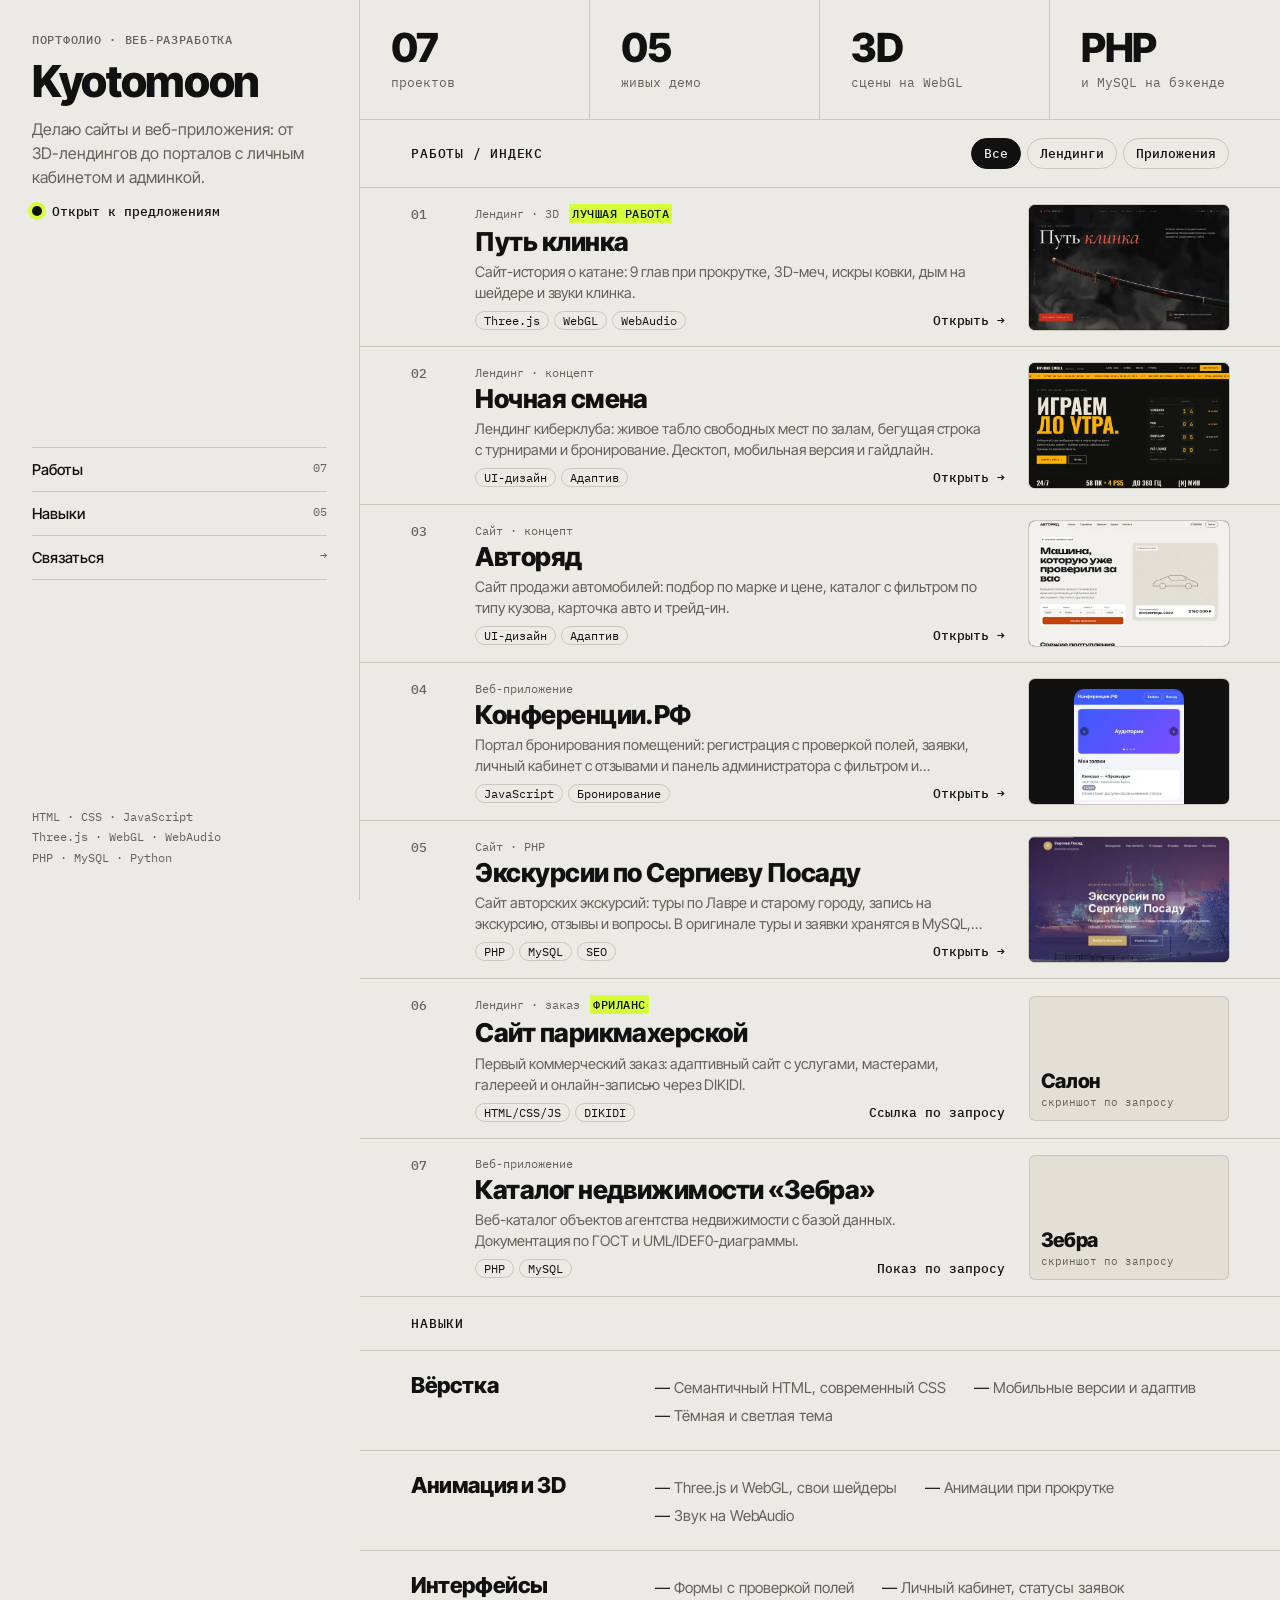
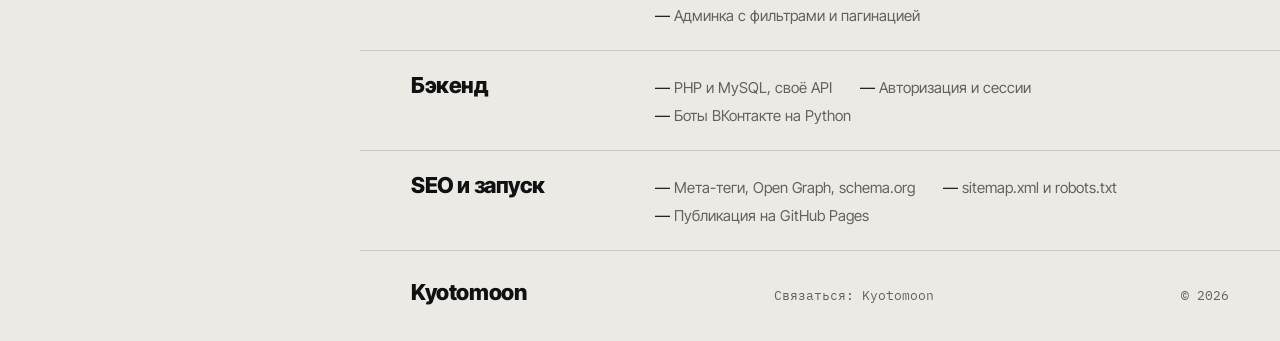
<file: index.html>
<!doctype html>
<html lang="ru">
<head>
<meta charset="utf-8"><meta name="viewport" content="width=device-width,initial-scale=1"><title>Портфолио Kyotomoon</title><meta name="description" content="Kyotomoon — сайты и веб-приложения: 3D-лендинги, интерфейсы, PHP и MySQL."><link rel="preconnect" href="https://fonts.googleapis.com"><link rel="stylesheet" href="https://fonts.googleapis.com/css2?family=Inter+Tight:wght@400;500;800&family=IBM+Plex+Mono:wght@400;500&display=swap">
<style>
:root{--paper:#ECEAE4;--paper2:#E2DFD7;--ink:#111111;--muted:#64625C;--line:#CBC7BD;--mark:#D4FF3A;
--f-d:"Inter Tight",system-ui,sans-serif;--f-m:"IBM Plex Mono",ui-monospace,monospace;color-scheme:light}
*{box-sizing:border-box}
body{margin:0;background:var(--paper);color:var(--ink);font:16px/1.5 var(--f-d);overflow-x:hidden}
a{color:inherit;text-decoration:none}
a:focus-visible,button:focus-visible{outline:2px solid var(--ink);outline-offset:3px}
.mono{font-family:var(--f-m)}
.mk{font-style:normal;background:var(--mark);padding:0 .25em;font:500 12px/1.6 var(--f-m);letter-spacing:.04em;text-transform:uppercase;vertical-align:middle;white-space:nowrap}
.page{display:grid;grid-template-columns:minmax(280px,360px) 1fr;min-height:100vh}
/* левая колонка */
.side{position:sticky;top:0;height:100vh;display:flex;flex-direction:column;justify-content:space-between;gap:32px;padding:32px;border-right:1px solid var(--line)}
.who{display:grid;gap:14px}
.who .tag{font:500 12px var(--f-m);letter-spacing:.06em;text-transform:uppercase;color:var(--muted)}
.who h1{font:800 44px/.95 var(--f-d);letter-spacing:-.03em;margin:0}
.who p{margin:0;color:var(--muted);max-width:32ch}
.status{display:inline-flex;align-items:center;gap:10px;font:500 13px var(--f-m)}
.status i{width:10px;height:10px;border-radius:50%;background:var(--ink);box-shadow:0 0 0 4px var(--mark)}
.nav{display:grid;border-top:1px solid var(--line)}
.nav a{display:flex;justify-content:space-between;padding:12px 0;border-bottom:1px solid var(--line);font:500 15px var(--f-d)}
.nav a span{font:400 12px var(--f-m);color:var(--muted)}
.nav a:hover{padding-left:6px;transition:padding .15s}
.stack{font:400 12px/1.7 var(--f-m);color:var(--muted)}
/* правая колонка */
.main{min-width:0}
.intro{display:grid;grid-template-columns:repeat(4,1fr);border-bottom:1px solid var(--line)}
.fact{padding:28px clamp(20px,2.4vw,32px);border-right:1px solid var(--line);display:grid;gap:6px}
.fact:last-child{border-right:0}
.fact b{font:800 40px/1 var(--f-d);letter-spacing:-.03em}
.fact span{font:400 13px var(--f-m);color:var(--muted)}
.bar{display:flex;flex-wrap:wrap;align-items:center;justify-content:space-between;gap:12px;padding:18px clamp(20px,4vw,56px);border-bottom:1px solid var(--line);position:sticky;top:0;background:var(--paper);z-index:5}
.bar h3{margin:0;font:500 13px var(--f-m);letter-spacing:.06em;text-transform:uppercase}
.flt{display:flex;gap:6px}
.flt button{font:500 13px var(--f-m);background:transparent;border:1px solid var(--line);color:var(--ink);padding:6px 12px;border-radius:999px;cursor:pointer}
.flt button[aria-pressed="true"]{background:var(--ink);color:var(--paper);border-color:var(--ink)}
/* индекс работ */
.list{list-style:none;margin:0;padding:0}
.it[hidden]{display:none}
.it-a{display:grid;grid-template-columns:40px minmax(0,1fr) 200px;gap:24px;align-items:center;padding:16px clamp(20px,4vw,56px);border-bottom:1px solid var(--line);transition:background .2s}
a.it-a:hover{background:var(--mark)}
.it-n{font:500 13px var(--f-m);color:var(--muted);align-self:start;padding-top:2px}
.it-main{display:grid;gap:5px;min-width:0}
.it-top{display:flex;align-items:center;gap:10px;flex-wrap:wrap}
.it-type{font:400 12px var(--f-m);color:var(--muted)}
.it-h{font:800 26px/1.08 var(--f-d);letter-spacing:-.02em}
.it-p{color:var(--muted);font-size:14.5px;line-height:1.45;max-width:64ch;display:-webkit-box;-webkit-line-clamp:2;-webkit-box-orient:vertical;overflow:hidden}
.it-foot{display:flex;flex-wrap:wrap;align-items:center;justify-content:space-between;gap:8px 16px;margin-top:3px}
.it-tags{display:flex;flex-wrap:wrap;gap:5px}
.it-tags span{font:400 11.5px var(--f-m);border:1px solid var(--line);padding:1px 8px;border-radius:999px}
.it-go{font:500 13px var(--f-m);white-space:nowrap}
a.it-a:hover .it-go{text-decoration:underline}
.th{display:block;aspect-ratio:16/10;overflow:hidden;border-radius:6px;background:#1a1a1a;box-shadow:0 0 0 1px var(--line)}
.th img{width:100%;height:100%;object-fit:cover;object-position:top left;display:block;transition:transform .4s}
a.it-a:hover .th img{transform:scale(1.05)}
.th-phone{display:flex;justify-content:center;padding-top:10px;background:var(--ink)}
.th-phone img{width:auto;height:120%;border-radius:10px 10px 0 0}
.th-none{display:flex;flex-direction:column;justify-content:flex-end;padding:12px;background:var(--paper2);box-shadow:inset 0 0 0 1px var(--line)}
.th-none b{font:800 20px/1 var(--f-d);letter-spacing:-.02em}
.th-none i{font:400 11px var(--f-m);font-style:normal;color:var(--muted);margin-top:4px}
/* навыки */
.skills{border-bottom:1px solid var(--line)}
.sk{display:grid;grid-template-columns:220px 1fr;gap:24px;align-items:baseline;padding:22px clamp(20px,4vw,56px);border-top:1px solid var(--line)}
.sk:first-child{border-top:0}
.sk h4{margin:0;font:800 22px/1.1 var(--f-d);letter-spacing:-.02em}
.sk ul{margin:0;padding:0;list-style:none;display:flex;flex-wrap:wrap;gap:6px 28px;color:var(--muted);font-size:15px}
.sk li::before{content:"— ";color:var(--ink)}
.end{display:flex;flex-wrap:wrap;align-items:baseline;justify-content:space-between;gap:12px 24px;padding:28px clamp(20px,4vw,56px) 36px}
.end b{font:800 22px var(--f-d);letter-spacing:-.02em}
.end span{font:400 13px var(--f-m);color:var(--muted)}
@media (max-width:1180px){.it-a{grid-template-columns:32px minmax(0,1fr) 160px;gap:18px}.it-h{font-size:23px}}
@media (max-width:860px){
  .page{grid-template-columns:1fr}
  .side{position:static;height:auto;border-right:0;border-bottom:1px solid var(--line);padding:20px 16px;gap:14px}
  .who{gap:10px}
  .nav,.stack{display:none}
  .who h1{font-size:32px}
  .who p{font-size:15px}
  .intro{grid-template-columns:repeat(4,1fr)}
  .fact{padding:14px 10px 14px 16px;gap:2px}
  .fact b{font-size:22px}
  .fact span{font-size:11px;line-height:1.3}
  .bar{position:static;padding:14px 16px}
  .it-a{grid-template-columns:minmax(0,1fr) 112px;gap:14px;align-items:start;padding:16px}
  .it-n{display:none}
  .it-h{font-size:20px}
  .it-p{font-size:14px;-webkit-line-clamp:3}
  .it-foot{margin-top:4px}
  .th{aspect-ratio:4/3;border-radius:5px}
  .th-phone{padding-top:6px}
  .th-none{padding:8px}
  .th-none b{font-size:15px}
  .th-none i{display:none}
  .sk{grid-template-columns:1fr;gap:8px;padding:18px 16px}
  .sk h4{font-size:19px}
  .sk ul{flex-direction:column;gap:4px;font-size:14px}
  .end{padding:22px 16px 28px}
}
@media (max-width:380px){.it-a{grid-template-columns:minmax(0,1fr) 92px}.fact{padding-left:12px}.fact b{font-size:20px}}
@media (prefers-reduced-motion:reduce){*{transition:none!important}}
/* Анимации: появление страницы и переход в работу */
@keyframes up{from{opacity:0;transform:translateY(18px)}to{opacity:1;transform:none}}
.side>*,.fact,.bar,.it{animation:up .7s cubic-bezier(.2,.7,.2,1) both}
.side>*:nth-child(2){animation-delay:.08s}.side>*:nth-child(3){animation-delay:.16s}
.fact:nth-child(1){animation-delay:.1s}.fact:nth-child(2){animation-delay:.16s}.fact:nth-child(3){animation-delay:.22s}.fact:nth-child(4){animation-delay:.28s}
.bar{animation-delay:.3s}
.it{animation-delay:calc(.34s + var(--i,0) * .07s)}
.wipe{position:fixed;left:0;right:0;top:-40vh;bottom:-40vh;z-index:101;pointer-events:none;background:var(--mark);transform:translateY(100%);
  display:flex;align-items:flex-end;padding:clamp(20px,4vw,56px);padding-bottom:calc(40vh + clamp(20px,4vw,56px))}
.wipe span{font:800 clamp(36px,7vw,96px)/.95 var(--f-d);letter-spacing:-.04em;color:var(--ink)}
.wipe i{position:absolute;top:calc(40vh + clamp(20px,4vw,56px));left:clamp(20px,4vw,56px);font:500 13px var(--f-m);font-style:normal;letter-spacing:.06em;text-transform:uppercase;color:var(--ink)}
.ready .it{animation:none}
@media (pointer:coarse){.wipe{padding-bottom:calc(40vh + 110px + env(safe-area-inset-bottom))}.wipe i{top:calc(40vh + 90px + env(safe-area-inset-top))}}
@media (prefers-reduced-motion:reduce){.side>*,.fact,.bar,.it{animation:none}}
</style>
</head>
<body>
<!-- kt-transition: шторка портфолио Kyotomoon -->
<style id="kt-style">
#kt-cur{position:fixed;left:0;right:0;top:-40vh;bottom:-40vh;z-index:2147483646;background:#D4FF3A;display:none;align-items:flex-end;padding:0 clamp(20px,4vw,56px) calc(40vh + clamp(20px,4vw,56px));pointer-events:none;will-change:transform}
#kt-cur span{font:800 clamp(36px,7vw,96px)/.95 "Inter Tight",system-ui,-apple-system,"Segoe UI",sans-serif;letter-spacing:-.04em;color:#111}
#kt-cur i{position:absolute;top:calc(40vh + clamp(20px,4vw,56px));left:clamp(20px,4vw,56px);font:500 13px/1 ui-monospace,"SF Mono",Menlo,Consolas,monospace;font-style:normal;letter-spacing:.06em;text-transform:uppercase;color:#111}
@media (pointer:coarse){#kt-cur{padding-bottom:calc(40vh + 110px + env(safe-area-inset-bottom))}#kt-cur i{top:calc(40vh + 90px + env(safe-area-inset-top))}}
</style>
<div id="kt-cur" aria-hidden="true"><i></i><span></span></div>
<script>
(function(){
  var cur=document.getElementById('kt-cur');
  var still=window.matchMedia&&matchMedia('(prefers-reduced-motion: reduce)').matches;
  var t=null;try{t=sessionStorage.getItem('kt-wipe');sessionStorage.removeItem('kt-wipe')}catch(e){}
  if(t&&!still&&cur.animate){
    cur.querySelector('span').textContent=t;cur.querySelector('i').textContent='Открываю';cur.style.display='flex';
    var go=function(){cur.animate([{transform:'translateY(0)'},{transform:'translateY(-100%)'}],{duration:700,easing:'cubic-bezier(.7,0,.2,1)',fill:'forwards'}).onfinish=function(){cur.style.display='none'}};
    if(document.readyState==='complete')setTimeout(go,150);else addEventListener('load',function(){setTimeout(go,150)});
    setTimeout(go,2500);
  }
  addEventListener('pageshow',function(e){if(e.persisted){cur.style.display='none';cur.getAnimations&&cur.getAnimations().forEach(function(a){a.cancel()})}});
})();
</script>
<!-- /kt-transition -->

<div class="page">
  <aside class="side">
    <div class="who">
      <div class="tag">Портфолио · веб-разработка</div>
      <h1>Kyotomoon</h1>
      <p>Делаю сайты и веб-приложения: от 3D-лендингов до порталов с личным кабинетом и админкой.</p>
      <div class="status"><i></i>Открыт к предложениям</div>
    </div>
    <nav class="nav" aria-label="Разделы">
      <a href="#works">Работы <span>07</span></a>
      <a href="#skills">Навыки <span>05</span></a>
      <a href="#contact">Связаться <span>→</span></a>
    </nav>
    <div class="stack">HTML · CSS · JavaScript<br>Three.js · WebGL · WebAudio<br>PHP · MySQL · Python</div>
  </aside>
  <main class="main">
    <section class="intro" aria-label="Коротко">
      <div class="fact"><b>07</b><span>проектов</span></div>
      <div class="fact"><b>05</b><span>живых демо</span></div>
      <div class="fact"><b>3D</b><span>сцены на WebGL</span></div>
      <div class="fact"><b>PHP</b><span>и MySQL на бэкенде</span></div>
    </section>
    <section id="works" aria-labelledby="w-h">
      <div class="bar"><h3 id="w-h">Работы / индекс</h3>
        <div class="flt" role="group" aria-label="Фильтр работ"><button type="button" data-f="all" aria-pressed="true">Все</button><button type="button" data-f="land" aria-pressed="false">Лендинги</button><button type="button" data-f="app" aria-pressed="false">Приложения</button></div>
      </div>
      <ol class="list"><li class="it" data-k="land"><a class="it-a" href="put-klinka.html">
    <span class="it-n">01</span>
    <span class="it-main">
      <span class="it-top"><span class="it-type">Лендинг · 3D</span><em class="mk">Лучшая работа</em></span>
      <span class="it-h">Путь клинка</span>
      <span class="it-p">Сайт-история о катане: 9 глав при прокрутке, 3D-меч, искры ковки, дым на шейдере и звуки клинка.</span>
      <span class="it-foot"><span class="it-tags"><span>Three.js</span><span>WebGL</span><span>WebAudio</span></span><span class="it-go">Открыть&nbsp;→</span></span>
    </span>
    <span class="th"><img src="[data-uri]" alt="Первый экран сайта «Путь клинка»: заголовок и 3D-катана в ножнах на фоне дыма" loading="lazy"></span>
  </a></li>
<li class="it" data-k="land"><a class="it-a" href="night.html">
    <span class="it-n">02</span>
    <span class="it-main">
      <span class="it-top"><span class="it-type">Лендинг · концепт</span></span>
      <span class="it-h">Ночная смена</span>
      <span class="it-p">Лендинг киберклуба: живое табло свободных мест по залам, бегущая строка с турнирами и бронирование. Десктоп, мобильная версия и гайдлайн.</span>
      <span class="it-foot"><span class="it-tags"><span>UI-дизайн</span><span>Адаптив</span></span><span class="it-go">Открыть&nbsp;→</span></span>
    </span>
    <span class="th"><img src="[data-uri]" alt="Первый экран лендинга «Ночная смена»: заголовок «Играем до утра» и табло свободных мест" loading="lazy"></span>
  </a></li>
<li class="it" data-k="land"><a class="it-a" href="avtoryad.html">
    <span class="it-n">03</span>
    <span class="it-main">
      <span class="it-top"><span class="it-type">Сайт · концепт</span></span>
      <span class="it-h">Авторяд</span>
      <span class="it-p">Сайт продажи автомобилей: подбор по марке и цене, каталог с фильтром по типу кузова, карточка авто и трейд-ин.</span>
      <span class="it-foot"><span class="it-tags"><span>UI-дизайн</span><span>Адаптив</span></span><span class="it-go">Открыть&nbsp;→</span></span>
    </span>
    <span class="th"><img src="[data-uri]" alt="Главная сайта «Авторяд»: заголовок, форма подбора авто и предложение недели" loading="lazy"></span>
  </a></li>
<li class="it" data-k="app"><a class="it-a" href="konferencii.html">
    <span class="it-n">04</span>
    <span class="it-main">
      <span class="it-top"><span class="it-type">Веб-приложение</span></span>
      <span class="it-h">Конференции.РФ</span>
      <span class="it-p">Портал бронирования помещений: регистрация с проверкой полей, заявки, личный кабинет с отзывами и панель администратора с фильтром и пагинацией.</span>
      <span class="it-foot"><span class="it-tags"><span>JavaScript</span><span>Бронирование</span></span><span class="it-go">Открыть&nbsp;→</span></span>
    </span>
    <span class="th th-phone"><img src="[data-uri]" alt="Личный кабинет портала «Конференции.РФ» на телефоне: слайдер и список заявок" loading="lazy"></span>
  </a></li>
<li class="it" data-k="app"><a class="it-a" href="posad/">
    <span class="it-n">05</span>
    <span class="it-main">
      <span class="it-top"><span class="it-type">Сайт · PHP</span></span>
      <span class="it-h">Экскурсии по Сергиеву Посаду</span>
      <span class="it-p">Сайт авторских экскурсий: туры по Лавре и старому городу, запись на экскурсию, отзывы и вопросы. В оригинале туры и заявки хранятся в MySQL, есть админ-панель.</span>
      <span class="it-foot"><span class="it-tags"><span>PHP</span><span>MySQL</span><span>SEO</span></span><span class="it-go">Открыть&nbsp;→</span></span>
    </span>
    <span class="th"><img src="[data-uri]" alt="Первый экран сайта экскурсий по Сергиеву Посаду: Лавра зимним вечером и кнопка «Выбрать экскурсию»" loading="lazy"></span>
  </a></li>
<li class="it" data-k="land"><div class="it-a">
    <span class="it-n">06</span>
    <span class="it-main">
      <span class="it-top"><span class="it-type">Лендинг · заказ</span><em class="mk">Фриланс</em></span>
      <span class="it-h">Сайт парикмахерской</span>
      <span class="it-p">Первый коммерческий заказ: адаптивный сайт с услугами, мастерами, галереей и онлайн-записью через DIKIDI.</span>
      <span class="it-foot"><span class="it-tags"><span>HTML/CSS/JS</span><span>DIKIDI</span></span><span class="it-go">Ссылка по запросу</span></span>
    </span>
    <span class="th th-none"><b>Салон</b><i>скриншот по запросу</i></span>
  </div></li>
<li class="it" data-k="app"><div class="it-a">
    <span class="it-n">07</span>
    <span class="it-main">
      <span class="it-top"><span class="it-type">Веб-приложение</span></span>
      <span class="it-h">Каталог недвижимости «Зебра»</span>
      <span class="it-p">Веб-каталог объектов агентства недвижимости с базой данных. Документация по ГОСТ и UML/IDEF0-диаграммы.</span>
      <span class="it-foot"><span class="it-tags"><span>PHP</span><span>MySQL</span></span><span class="it-go">Показ по запросу</span></span>
    </span>
    <span class="th th-none"><b>Зебра</b><i>скриншот по запросу</i></span>
  </div></li></ol>
    </section>
    <section id="skills" aria-labelledby="s-h">
      <div class="bar"><h3 id="s-h">Навыки</h3></div>
      <div class="skills">
        <div class="sk"><h4>Вёрстка</h4><ul><li>Семантичный HTML, современный CSS</li><li>Мобильные версии и адаптив</li><li>Тёмная и светлая тема</li></ul></div>
        <div class="sk"><h4>Анимация и 3D</h4><ul><li>Three.js и WebGL, свои шейдеры</li><li>Анимации при прокрутке</li><li>Звук на WebAudio</li></ul></div>
        <div class="sk"><h4>Интерфейсы</h4><ul><li>Формы с проверкой полей</li><li>Личный кабинет, статусы заявок</li><li>Админка с фильтрами и пагинацией</li></ul></div>
        <div class="sk"><h4>Бэкенд</h4><ul><li>PHP и MySQL, своё API</li><li>Авторизация и сессии</li><li>Боты ВКонтакте на Python</li></ul></div>
        <div class="sk"><h4>SEO и запуск</h4><ul><li>Мета-теги, Open Graph, schema.org</li><li>sitemap.xml и robots.txt</li><li>Публикация на GitHub Pages</li></ul></div>
      </div>
    </section>
    <footer class="end" id="contact">
      <b>Kyotomoon</b>
      <span>Связаться: Kyotomoon</span>
      <span>© 2026</span>
    </footer>
  </main>
</div>
<script>const fb=[...document.querySelectorAll('.flt button')];fb.forEach(b=>b.addEventListener('click',()=>{fb.forEach(x=>x.setAttribute('aria-pressed',x===b));document.querySelectorAll('.it').forEach(i=>{i.hidden=!(b.dataset.f==='all'||i.dataset.k===b.dataset.f)})}));
document.querySelectorAll('.it').forEach((el,i)=>el.style.setProperty('--i',i));
setTimeout(()=>document.body.classList.add('ready'),1400);
const still=matchMedia('(prefers-reduced-motion: reduce)');
document.querySelectorAll('a.it-a').forEach(a=>a.addEventListener('click',e=>{
  if(e.defaultPrevented||e.button!==0||e.metaKey||e.ctrlKey||e.shiftKey||e.altKey||still.matches)return;
  e.preventDefault();
  if(document.querySelector('.wipe'))return;
  const href=a.getAttribute('href'),th=a.querySelector('.th'),img=th&&th.querySelector('img');
  const title=a.querySelector('.it-h').firstChild.textContent.trim();
  try{sessionStorage.setItem('kt-wipe',title)}catch(_){}
  const go=()=>{location.href=href};
  setTimeout(go,1200);
  if(img)img.animate([{transform:'scale(1.05)'},{transform:'scale(1)'}],{duration:500,easing:'cubic-bezier(.2,.7,.2,1)'});
  const w=document.createElement('div');w.className='wipe';
  w.innerHTML='<i>Открываю</i><span></span>';w.querySelector('span').textContent=title;
  document.body.appendChild(w);
  w.animate([{transform:'translateY(100%)'},{transform:'translateY(0)'}],
            {duration:560,delay:120,easing:'cubic-bezier(.7,0,.2,1)',fill:'forwards'}).onfinish=()=>setTimeout(go,180);
}));
addEventListener('pageshow',e=>{if(e.persisted)document.querySelectorAll('.wipe').forEach(n=>n.remove())});
</script>
</body>
</html>
</file>
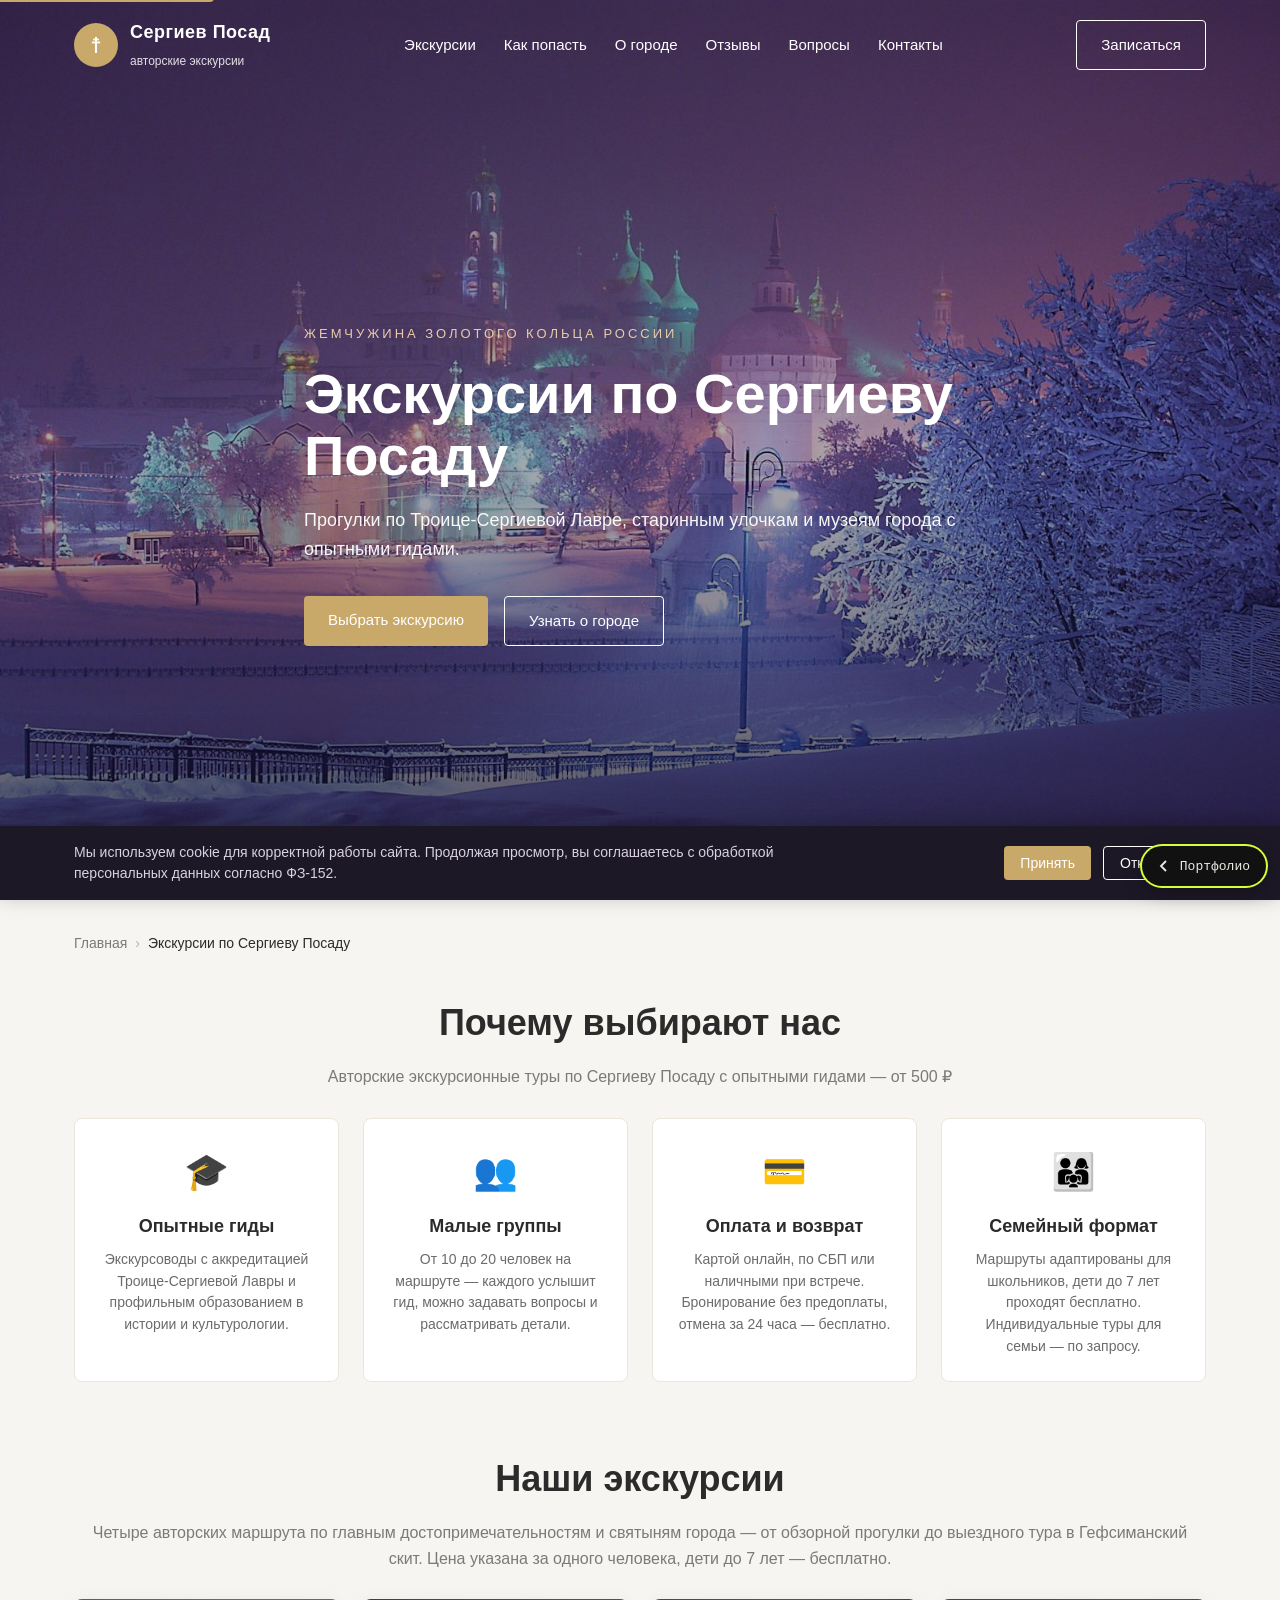
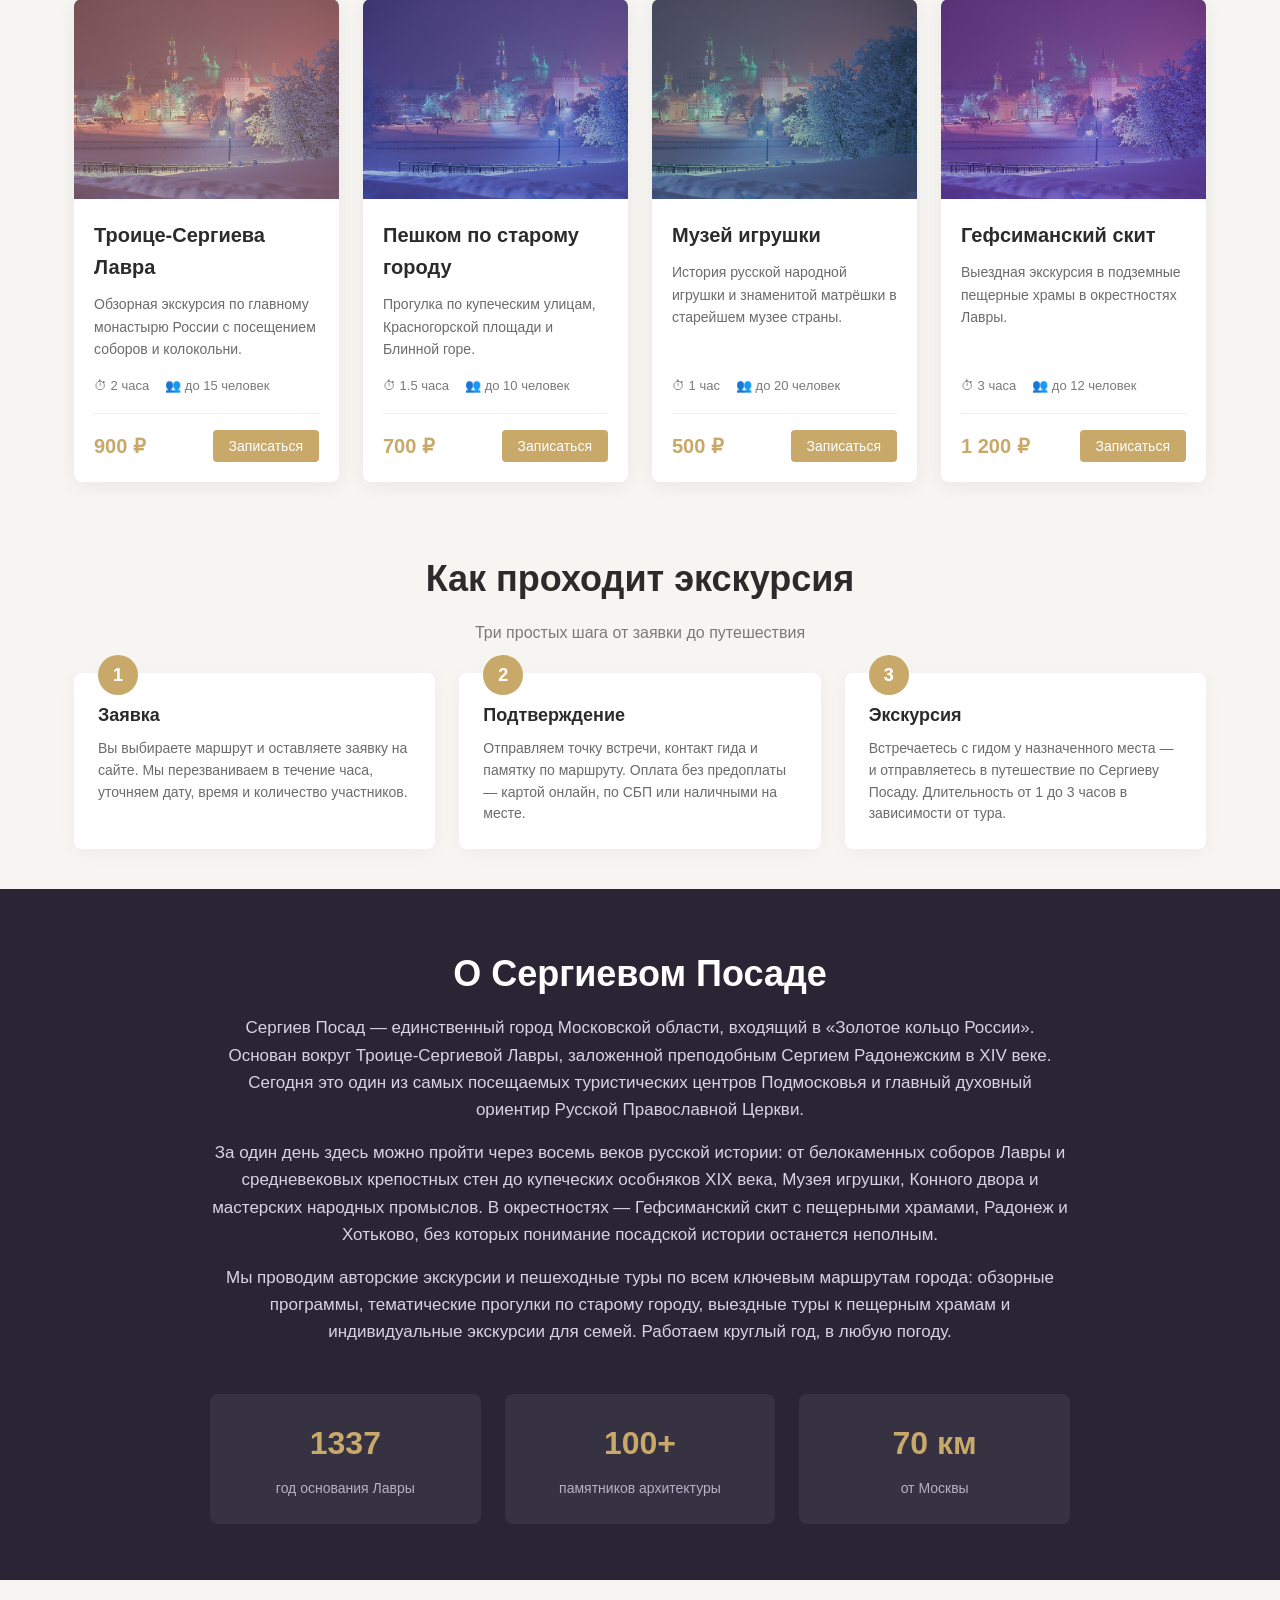
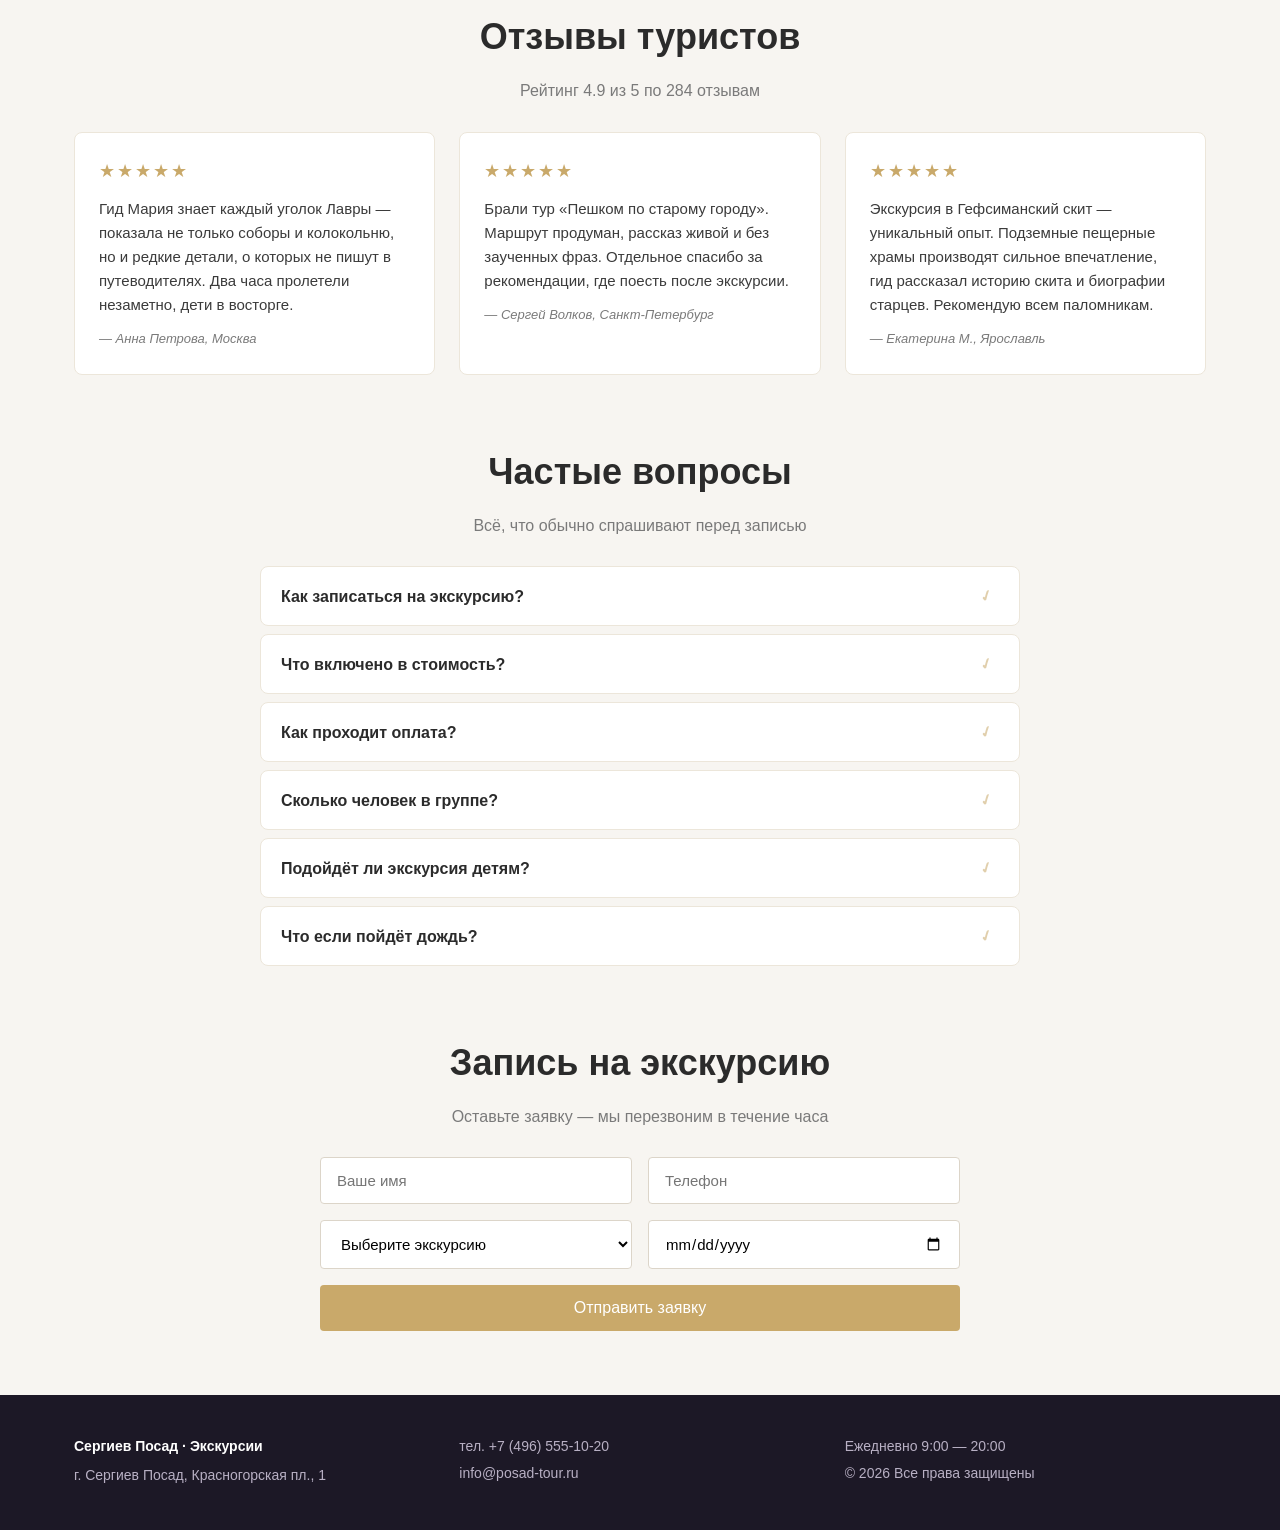
<file: posad/index.html>
<!doctype html>
<html lang="ru">
    <head>
        <meta charset="UTF-8" />
        <meta name="viewport" content="width=device-width, initial-scale=1.0" />

        <title>Экскурсии по Сергиеву Посаду — авторские туры по Лавре и старому городу</title>

        <meta
            name="description"
            content="Авторские экскурсии по Сергиеву Посаду: Троице-Сергиева Лавра, старый город, Музей игрушки, Гефсиманский скит. Опытные гиды, малые группы, цены от 500 ₽."
        />
        <meta
            name="keywords"
            content="Сергиев Посад, экскурсии, Троице-Сергиева Лавра, Золотое кольцо, Музей игрушки, Гефсиманский скит, гид, туры"
        />
        <meta name="author" content="Сергиев Посад · Экскурсии" />
        <meta name="robots" content="index, follow" />

        <link rel="canonical" href="https://posad-tour.ru/" />

        <meta property="og:type" content="website" />
        <meta property="og:locale" content="ru_RU" />
        <meta property="og:site_name" content="Сергиев Посад · Экскурсии" />
        <meta property="og:title" content="Экскурсии по Сергиеву Посаду — авторские туры" />
        <meta
            property="og:description"
            content="Прогулки по Троице-Сергиевой Лавре, старинным улочкам и музеям города с опытными гидами."
        />
        <meta property="og:url" content="https://posad-tour.ru/" />
        <meta property="og:image" content="https://posad-tour.ru/photo/vQAAAgHfKuA-1920.jpg" />
        <meta property="og:image:width" content="1920" />
        <meta property="og:image:height" content="1080" />
        <meta property="og:image:alt" content="Троице-Сергиева Лавра — главная достопримечательность Сергиева Посада" />

        <meta name="twitter:card" content="summary_large_image" />
        <meta name="twitter:title" content="Экскурсии по Сергиеву Посаду" />
        <meta name="twitter:description" content="Авторские экскурсии по Сергиеву Посаду от 500 ₽." />
        <meta name="twitter:image" content="https://posad-tour.ru/photo/vQAAAgHfKuA-1920.jpg" />

        <meta name="theme-color" content="#c9a96a" />
        <meta name="format-detection" content="telephone=no" />

        <link
            rel="icon"
            type="image/svg+xml"
            href="data:image/svg+xml,%3Csvg xmlns='http://www.w3.org/2000/svg' viewBox='0 0 64 64'%3E%3Ccircle cx='32' cy='32' r='30' fill='%23c9a96a'/%3E%3Ctext x='32' y='44' font-size='40' text-anchor='middle' fill='white'%3E%E2%98%A8%3C/text%3E%3C/svg%3E"
        />

        <link rel="stylesheet" href="posad.css" />

        <script type="application/ld+json">
            {
                "@context": "https://schema.org",
                "@graph": [
                    {
                        "@type": "TravelAgency",
                        "@id": "https://posad-tour.ru/#org",
                        "name": "Сергиев Посад · Экскурсии",
                        "url": "https://posad-tour.ru/",
                        "logo": "https://posad-tour.ru/photo/vQAAAgHfKuA-1920.jpg",
                        "image": "https://posad-tour.ru/photo/vQAAAgHfKuA-1920.jpg",
                        "telephone": "+7-496-555-10-20",
                        "email": "info@posad-tour.ru",
                        "priceRange": "500-1200 ₽",
                        "address": {
                            "@type": "PostalAddress",
                            "streetAddress": "Красногорская пл., 1",
                            "addressLocality": "Сергиев Посад",
                            "addressRegion": "Московская область",
                            "postalCode": "141300",
                            "addressCountry": "RU"
                        },
                        "openingHoursSpecification": {
                            "@type": "OpeningHoursSpecification",
                            "dayOfWeek": ["Monday", "Tuesday", "Wednesday", "Thursday", "Friday", "Saturday", "Sunday"],
                            "opens": "09:00",
                            "closes": "20:00"
                        },
                        "aggregateRating": {
                            "@type": "AggregateRating",
                            "ratingValue": "4.9",
                            "reviewCount": "284",
                            "bestRating": "5"
                        },
                        "review": [
                            {
                                "@type": "Review",
                                "author": { "@type": "Person", "name": "Анна Петрова" },
                                "reviewRating": { "@type": "Rating", "ratingValue": "5", "bestRating": "5" },
                                "reviewBody": "Гид Мария знает каждый уголок Лавры. Два часа пролетели незаметно, дети в восторге."
                            },
                            {
                                "@type": "Review",
                                "author": { "@type": "Person", "name": "Сергей Волков" },
                                "reviewRating": { "@type": "Rating", "ratingValue": "5", "bestRating": "5" },
                                "reviewBody": "Брали тур по старому городу. Маршрут продуман, рассказ живой, без заученных фраз."
                            },
                            {
                                "@type": "Review",
                                "author": { "@type": "Person", "name": "Екатерина М." },
                                "reviewRating": { "@type": "Rating", "ratingValue": "5", "bestRating": "5" },
                                "reviewBody": "Экскурсия в Гефсиманский скит — уникальный опыт. Рекомендую всем паломникам."
                            }
                        ]
                    },
                    {
                        "@type": "WebSite",
                        "@id": "https://posad-tour.ru/#website",
                        "url": "https://posad-tour.ru/",
                        "name": "Сергиев Посад · Экскурсии",
                        "inLanguage": "ru-RU",
                        "publisher": { "@id": "https://posad-tour.ru/#org" }
                    },
                    {
                        "@type": "BreadcrumbList",
                        "itemListElement": [
                            {
                                "@type": "ListItem",
                                "position": 1,
                                "name": "Главная",
                                "item": "https://posad-tour.ru/"
                            }
                        ]
                    },
                    {
                        "@type": "TouristAttraction",
                        "name": "Троице-Сергиева Лавра",
                        "description": "Обзорная экскурсия по главному монастырю России с посещением соборов и колокольни.",
                        "touristType": "Паломники, ценители архитектуры",
                        "offers": {
                            "@type": "Offer",
                            "price": "900",
                            "priceCurrency": "RUB",
                            "availability": "https://schema.org/InStock"
                        }
                    },
                    {
                        "@type": "TouristAttraction",
                        "name": "Пешком по старому городу",
                        "description": "Прогулка по купеческим улицам, Красногорской площади и Блинной горе.",
                        "offers": {
                            "@type": "Offer",
                            "price": "700",
                            "priceCurrency": "RUB",
                            "availability": "https://schema.org/InStock"
                        }
                    },
                    {
                        "@type": "TouristAttraction",
                        "name": "Музей игрушки",
                        "description": "История русской народной игрушки и знаменитой матрёшки в старейшем музее страны.",
                        "offers": {
                            "@type": "Offer",
                            "price": "500",
                            "priceCurrency": "RUB",
                            "availability": "https://schema.org/InStock"
                        }
                    },
                    {
                        "@type": "TouristAttraction",
                        "name": "Гефсиманский скит",
                        "description": "Выездная экскурсия в подземные пещерные храмы в окрестностях Лавры.",
                        "offers": {
                            "@type": "Offer",
                            "price": "1200",
                            "priceCurrency": "RUB",
                            "availability": "https://schema.org/InStock"
                        }
                    },
                    {
                        "@type": "FAQPage",
                        "mainEntity": [
                            {
                                "@type": "Question",
                                "name": "Как записаться на экскурсию?",
                                "acceptedAnswer": {
                                    "@type": "Answer",
                                    "text": "Оставьте заявку через форму на сайте — мы перезвоним в течение часа, подтвердим дату и время, пришлём точку встречи с гидом."
                                }
                            },
                            {
                                "@type": "Question",
                                "name": "Что включено в стоимость?",
                                "acceptedAnswer": {
                                    "@type": "Answer",
                                    "text": "В цену входит сопровождение профессионального гида и сам экскурсионный маршрут. Входные билеты в музеи и соборы оплачиваются отдельно по действующему тарифу."
                                }
                            },
                            {
                                "@type": "Question",
                                "name": "Как проходит оплата?",
                                "acceptedAnswer": {
                                    "@type": "Answer",
                                    "text": "Оплата картой онлайн, по СБП или наличными при встрече с гидом. Бронирование без предоплаты, отказ за 24 часа — без штрафа."
                                }
                            },
                            {
                                "@type": "Question",
                                "name": "Сколько человек в группе?",
                                "acceptedAnswer": {
                                    "@type": "Answer",
                                    "text": "Мы работаем малыми группами по 10–20 человек в зависимости от маршрута. Возможна индивидуальная экскурсия для семьи или компании."
                                }
                            },
                            {
                                "@type": "Question",
                                "name": "Подойдёт ли экскурсия детям?",
                                "acceptedAnswer": {
                                    "@type": "Answer",
                                    "text": "Да, все наши маршруты адаптированы для школьников от 7 лет. Дети до 7 лет проходят бесплатно в сопровождении взрослого."
                                }
                            },
                            {
                                "@type": "Question",
                                "name": "Что если пойдёт дождь?",
                                "acceptedAnswer": {
                                    "@type": "Answer",
                                    "text": "Экскурсии проводятся в любую погоду. При сильном ливне предлагаем бесплатный перенос на удобную дату или возврат средств."
                                }
                            }
                        ]
                    }
                ]
            }
        </script>
    </head>
    <body>
<!-- kt-transition: шторка портфолио Kyotomoon -->
<style id="kt-style">
#kt-cur{position:fixed;left:0;right:0;top:-40vh;bottom:-40vh;z-index:2147483646;background:#D4FF3A;display:none;align-items:flex-end;padding:0 clamp(20px,4vw,56px) calc(40vh + clamp(20px,4vw,56px));pointer-events:none;will-change:transform}
#kt-cur span{font:800 clamp(36px,7vw,96px)/.95 "Inter Tight",system-ui,-apple-system,"Segoe UI",sans-serif;letter-spacing:-.04em;color:#111}
#kt-cur i{position:absolute;top:calc(40vh + clamp(20px,4vw,56px));left:clamp(20px,4vw,56px);font:500 13px/1 ui-monospace,"SF Mono",Menlo,Consolas,monospace;font-style:normal;letter-spacing:.06em;text-transform:uppercase;color:#111}
@media (pointer:coarse){#kt-cur{padding-bottom:calc(40vh + 110px + env(safe-area-inset-bottom))}#kt-cur i{top:calc(40vh + 90px + env(safe-area-inset-top))}}
#kt-back{position:fixed;right:max(14px,env(safe-area-inset-right));bottom:calc(14px + env(safe-area-inset-bottom));z-index:2147483645;display:inline-flex;align-items:center;justify-content:center;gap:8px;height:40px;min-width:40px;padding:0 16px 0 14px;border-radius:999px;background:#111;color:#ECEAE4;font:500 13px/1 ui-monospace,"SF Mono",Menlo,Consolas,monospace;text-decoration:none;box-shadow:0 0 0 2px #D4FF3A,0 6px 20px rgba(0,0,0,.3);transition:transform .25s,opacity .25s}
#kt-back svg{width:16px;height:16px;flex:none}
#kt-back:hover{transform:translateY(-2px)}
#kt-back:focus-visible{outline:2px solid #D4FF3A;outline-offset:4px}
#kt-back.kt-hide{transform:translateY(80px);opacity:0;pointer-events:none}
@media (max-width:700px),(pointer:coarse){#kt-back{padding:0;width:40px}#kt-back span{display:none}}
</style>
<div id="kt-cur" aria-hidden="true"><i></i><span></span></div>
<a id="kt-back" href="/" aria-label="Вернуться в портфолио"><svg viewBox="0 0 16 16" fill="none" stroke="currentColor" stroke-width="1.8" aria-hidden="true"><path d="M10 3 5 8l5 5"/></svg><span>Портфолио</span></a>
<script>
(function(){
  var cur=document.getElementById('kt-cur'),back=document.getElementById('kt-back');
  var still=window.matchMedia&&matchMedia('(prefers-reduced-motion: reduce)').matches;
  var t=null;try{t=sessionStorage.getItem('kt-wipe');sessionStorage.removeItem('kt-wipe')}catch(e){}
  if(t&&!still&&cur.animate){
    cur.querySelector('span').textContent=t;cur.querySelector('i').textContent='Открываю';cur.style.display='flex';
    var go=function(){cur.animate([{transform:'translateY(0)'},{transform:'translateY(-100%)'}],{duration:700,easing:'cubic-bezier(.7,0,.2,1)',fill:'forwards'}).onfinish=function(){cur.style.display='none'}};
    if(document.readyState==='complete')setTimeout(go,150);else addEventListener('load',function(){setTimeout(go,150)});
    setTimeout(go,2500);
  }
  var y=scrollY;addEventListener('scroll',function(){var n=scrollY;back.classList.toggle('kt-hide',n>y&&n>120);y=n},{passive:true});
  back.addEventListener('click',function(e){
    if(e.button!==0||e.metaKey||e.ctrlKey||e.shiftKey||e.altKey||still||!cur.animate)return;
    e.preventDefault();if(cur.style.display==='flex')return;
    var href=back.getAttribute('href');try{sessionStorage.setItem('kt-wipe','Портфолио')}catch(e){}
    cur.querySelector('span').textContent='Портфолио';cur.querySelector('i').textContent='Возвращаюсь';cur.style.display='flex';
    cur.animate([{transform:'translateY(100%)'},{transform:'translateY(0)'}],{duration:560,easing:'cubic-bezier(.7,0,.2,1)',fill:'forwards'}).onfinish=function(){setTimeout(function(){location.href=href},120)};
    setTimeout(function(){location.href=href},1200);
  });
  addEventListener('pageshow',function(e){if(e.persisted){cur.style.display='none';cur.getAnimations&&cur.getAnimations().forEach(function(a){a.cancel()})}});
})();
</script>
<!-- /kt-transition -->

        <a href="#tours" class="skip-link">Перейти к содержимому</a>

        <header class="header">
            <div class="container header__row">
                <a href="./" class="logo" aria-label="Сергиев Посад — главная">
                    <span class="logo__mark" aria-hidden="true">☨</span>
                    <span class="logo__text">
                        <b>Сергиев Посад</b>
                        <small>авторские экскурсии</small>
                    </span>
                </a>
                <nav class="nav" id="mainNav" aria-label="Основная навигация">
                    <a href="#tours">Экскурсии</a>
                    <a href="#how">Как попасть</a>
                    <a href="#about">О городе</a>
                    <a href="#reviews">Отзывы</a>
                    <a href="#faq">Вопросы</a>
                    <a href="#contacts">Контакты</a>
                </nav>
                <a href="#booking" class="btn btn--ghost nav-cta">Записаться</a>
                <button class="nav-toggle" aria-label="Открыть меню" aria-expanded="false" aria-controls="mainNav">
                    <span></span><span></span><span></span>
                </button>
            </div>
        </header>

        <section class="hero">
            <div class="hero__overlay"></div>
            <div class="container hero__inner">
                <p class="hero__kicker">Жемчужина Золотого кольца России</p>
                <h1 class="hero__title">Экскурсии по Сергиеву Посаду</h1>
                <p class="hero__text">
                    Прогулки по Троице-Сергиевой Лавре, старинным улочкам и музеям города с опытными гидами.
                </p>
                <div class="hero__buttons">
                    <a href="#tours" class="btn btn--primary">Выбрать экскурсию</a>
                    <a href="#about" class="btn btn--ghost">Узнать о городе</a>
                </div>
            </div>
        </section>

        <main>
            <nav class="breadcrumbs container" aria-label="Хлебные крошки">
                <ol>
                    <li><a href="./">Главная</a></li>
                    <li aria-current="page">Экскурсии по Сергиеву Посаду</li>
                </ol>
            </nav>

            <section id="features" class="section section--tight">
                <div class="container">
                    <h2 class="section__title">Почему выбирают нас</h2>
                    <p class="section__sub">
                        Авторские экскурсионные туры по Сергиеву Посаду с опытными гидами — от 500 ₽
                    </p>
                    <div class="features">
                        <div class="feature">
                            <div class="feature__icon" aria-hidden="true">🎓</div>
                            <h3 class="feature__title">Опытные гиды</h3>
                            <p class="feature__desc">
                                Экскурсоводы с аккредитацией Троице-Сергиевой Лавры и профильным образованием в истории
                                и культурологии.
                            </p>
                        </div>
                        <div class="feature">
                            <div class="feature__icon" aria-hidden="true">👥</div>
                            <h3 class="feature__title">Малые группы</h3>
                            <p class="feature__desc">
                                От 10 до 20 человек на маршруте — каждого услышит гид, можно задавать вопросы и
                                рассматривать детали.
                            </p>
                        </div>
                        <div class="feature">
                            <div class="feature__icon" aria-hidden="true">💳</div>
                            <h3 class="feature__title">Оплата и возврат</h3>
                            <p class="feature__desc">
                                Картой онлайн, по СБП или наличными при встрече. Бронирование без предоплаты, отмена за
                                24 часа — бесплатно.
                            </p>
                        </div>
                        <div class="feature">
                            <div class="feature__icon" aria-hidden="true">👨‍👩‍👧</div>
                            <h3 class="feature__title">Семейный формат</h3>
                            <p class="feature__desc">
                                Маршруты адаптированы для школьников, дети до 7 лет проходят бесплатно. Индивидуальные
                                туры для семьи — по запросу.
                            </p>
                        </div>
                    </div>
                </div>
            </section>

            <section id="tours" class="section">
                <div class="container">
                    <h2 class="section__title">Наши экскурсии</h2>
                    <p class="section__sub">
                        Четыре авторских маршрута по главным достопримечательностям и святыням города — от обзорной
                        прогулки до выездного тура в Гефсиманский скит. Цена указана за одного человека, дети до 7 лет —
                        бесплатно.
                    </p>

                    <div class="tours">
                        <article class="tour">
                            <div class="tour__img tour__img--1" role="img" aria-label="Троице-Сергиева Лавра"></div>
                            <div class="tour__body">
                                <h3 class="tour__title">Троице-Сергиева Лавра</h3>
                                <p class="tour__desc">
                                    Обзорная экскурсия по главному монастырю России с посещением соборов и колокольни.
                                </p>
                                <ul class="tour__meta">
                                    <li>⏱ 2 часа</li>
                                    <li>👥 до 15 человек</li>
                                </ul>
                                <div class="tour__foot">
                                    <span class="tour__price">900 ₽</span>
                                    <button
                                        type="button"
                                        class="btn btn--primary btn--sm"
                                        data-tour="Троице-Сергиева Лавра"
                                    >
                                        Записаться
                                    </button>
                                </div>
                            </div>
                        </article>

                        <article class="tour">
                            <div
                                class="tour__img tour__img--2"
                                role="img"
                                aria-label="Старый город Сергиева Посада"
                            ></div>
                            <div class="tour__body">
                                <h3 class="tour__title">Пешком по старому городу</h3>
                                <p class="tour__desc">
                                    Прогулка по купеческим улицам, Красногорской площади и Блинной горе.
                                </p>
                                <ul class="tour__meta">
                                    <li>⏱ 1.5 часа</li>
                                    <li>👥 до 10 человек</li>
                                </ul>
                                <div class="tour__foot">
                                    <span class="tour__price">700 ₽</span>
                                    <button
                                        type="button"
                                        class="btn btn--primary btn--sm"
                                        data-tour="Пешком по старому городу"
                                    >
                                        Записаться
                                    </button>
                                </div>
                            </div>
                        </article>

                        <article class="tour">
                            <div class="tour__img tour__img--3" role="img" aria-label="Музей игрушки"></div>
                            <div class="tour__body">
                                <h3 class="tour__title">Музей игрушки</h3>
                                <p class="tour__desc">
                                    История русской народной игрушки и знаменитой матрёшки в старейшем музее страны.
                                </p>
                                <ul class="tour__meta">
                                    <li>⏱ 1 час</li>
                                    <li>👥 до 20 человек</li>
                                </ul>
                                <div class="tour__foot">
                                    <span class="tour__price">500 ₽</span>
                                    <button type="button" class="btn btn--primary btn--sm" data-tour="Музей игрушки">
                                        Записаться
                                    </button>
                                </div>
                            </div>
                        </article>

                        <article class="tour">
                            <div class="tour__img tour__img--4" role="img" aria-label="Гефсиманский скит"></div>
                            <div class="tour__body">
                                <h3 class="tour__title">Гефсиманский скит</h3>
                                <p class="tour__desc">
                                    Выездная экскурсия в подземные пещерные храмы в окрестностях Лавры.
                                </p>
                                <ul class="tour__meta">
                                    <li>⏱ 3 часа</li>
                                    <li>👥 до 12 человек</li>
                                </ul>
                                <div class="tour__foot">
                                    <span class="tour__price">1 200 ₽</span>
                                    <button
                                        type="button"
                                        class="btn btn--primary btn--sm"
                                        data-tour="Гефсиманский скит"
                                    >
                                        Записаться
                                    </button>
                                </div>
                            </div>
                        </article>
                    </div>
                </div>
            </section>

            <section id="how" class="section section--tight">
                <div class="container">
                    <h2 class="section__title">Как проходит экскурсия</h2>
                    <p class="section__sub">Три простых шага от заявки до путешествия</p>
                    <ol class="steps">
                        <li>
                            <span class="steps__num">1</span>
                            <h3 class="steps__title">Заявка</h3>
                            <p>
                                Вы выбираете маршрут и оставляете заявку на сайте. Мы перезваниваем в течение часа,
                                уточняем дату, время и количество участников.
                            </p>
                        </li>
                        <li>
                            <span class="steps__num">2</span>
                            <h3 class="steps__title">Подтверждение</h3>
                            <p>
                                Отправляем точку встречи, контакт гида и памятку по маршруту. Оплата без предоплаты —
                                картой онлайн, по СБП или наличными на месте.
                            </p>
                        </li>
                        <li>
                            <span class="steps__num">3</span>
                            <h3 class="steps__title">Экскурсия</h3>
                            <p>
                                Встречаетесь с гидом у назначенного места — и отправляетесь в путешествие по Сергиеву
                                Посаду. Длительность от 1 до 3 часов в зависимости от тура.
                            </p>
                        </li>
                    </ol>
                </div>
            </section>

            <section id="about" class="section section--dark">
                <div class="container about">
                    <div class="about__text">
                        <h2 class="section__title">О Сергиевом Посаде</h2>
                        <p>
                            Сергиев Посад — единственный город Московской области, входящий в «Золотое кольцо России».
                            Основан вокруг Троице-Сергиевой Лавры, заложенной преподобным Сергием Радонежским в XIV
                            веке. Сегодня это один из самых посещаемых туристических центров Подмосковья и главный
                            духовный ориентир Русской Православной Церкви.
                        </p>
                        <p>
                            За один день здесь можно пройти через восемь веков русской истории: от белокаменных соборов
                            Лавры и средневековых крепостных стен до купеческих особняков XIX века, Музея игрушки,
                            Конного двора и мастерских народных промыслов. В окрестностях — Гефсиманский скит с
                            пещерными храмами, Радонеж и Хотьково, без которых понимание посадской истории останется
                            неполным.
                        </p>
                        <p>
                            Мы проводим авторские экскурсии и пешеходные туры по всем ключевым маршрутам города:
                            обзорные программы, тематические прогулки по старому городу, выездные туры к пещерным храмам
                            и индивидуальные экскурсии для семей. Работаем круглый год, в любую погоду.
                        </p>
                        <div class="about__stats">
                            <div><b>1337</b><span>год основания Лавры</span></div>
                            <div><b>100+</b><span>памятников архитектуры</span></div>
                            <div><b>70 км</b><span>от Москвы</span></div>
                        </div>
                    </div>
                </div>
            </section>

            <section id="reviews" class="section">
                <div class="container">
                    <h2 class="section__title">Отзывы туристов</h2>
                    <p class="section__sub">Рейтинг 4.9 из 5 по 284 отзывам</p>
                    <div class="reviews">
                        <article class="review">
                            <div class="review__stars" aria-label="5 из 5">★★★★★</div>
                            <p class="review__text">
                                Гид Мария знает каждый уголок Лавры — показала не только соборы и колокольню, но и
                                редкие детали, о которых не пишут в путеводителях. Два часа пролетели незаметно, дети в
                                восторге.
                            </p>
                            <p class="review__author">— Анна Петрова, Москва</p>
                        </article>
                        <article class="review">
                            <div class="review__stars" aria-label="5 из 5">★★★★★</div>
                            <p class="review__text">
                                Брали тур «Пешком по старому городу». Маршрут продуман, рассказ живой и без заученных
                                фраз. Отдельное спасибо за рекомендации, где поесть после экскурсии.
                            </p>
                            <p class="review__author">— Сергей Волков, Санкт-Петербург</p>
                        </article>
                        <article class="review">
                            <div class="review__stars" aria-label="5 из 5">★★★★★</div>
                            <p class="review__text">
                                Экскурсия в Гефсиманский скит — уникальный опыт. Подземные пещерные храмы производят
                                сильное впечатление, гид рассказал историю скита и биографии старцев. Рекомендую всем
                                паломникам.
                            </p>
                            <p class="review__author">— Екатерина М., Ярославль</p>
                        </article>
                    </div>
                </div>
            </section>

            <section id="faq" class="section section--tight">
                <div class="container">
                    <h2 class="section__title">Частые вопросы</h2>
                    <p class="section__sub">Всё, что обычно спрашивают перед записью</p>
                    <div class="faq">
                        <details>
                            <summary>Как записаться на экскурсию?</summary>
                            <p>
                                Оставьте заявку через форму на сайте — мы перезвоним в течение часа, подтвердим дату и
                                время, пришлём точку встречи с гидом и памятку по маршруту.
                            </p>
                        </details>
                        <details>
                            <summary>Что включено в стоимость?</summary>
                            <p>
                                В цену входит сопровождение профессионального гида и сам экскурсионный маршрут. Входные
                                билеты в музеи и соборы оплачиваются отдельно по действующему тарифу — обычно от 150 до
                                400 ₽ на человека.
                            </p>
                        </details>
                        <details>
                            <summary>Как проходит оплата?</summary>
                            <p>
                                Оплата картой онлайн, по СБП или наличными при встрече с гидом. Бронирование без
                                предоплаты, отказ за 24 часа до экскурсии — без штрафа и с полным возвратом средств.
                            </p>
                        </details>
                        <details>
                            <summary>Сколько человек в группе?</summary>
                            <p>
                                Мы работаем малыми группами по 10–20 человек в зависимости от маршрута. Возможна
                                индивидуальная экскурсия для семьи или компании — уточните при бронировании.
                            </p>
                        </details>
                        <details>
                            <summary>Подойдёт ли экскурсия детям?</summary>
                            <p>
                                Да, все наши маршруты адаптированы для школьников от 7 лет. Дети до 7 лет проходят
                                бесплатно в сопровождении взрослого. На семейных турах гиды используют игровой формат
                                подачи материала.
                            </p>
                        </details>
                        <details>
                            <summary>Что если пойдёт дождь?</summary>
                            <p>
                                Экскурсии проводятся в любую погоду — берите дождевики. При сильном ливне предлагаем
                                бесплатный перенос на удобную дату или полный возврат средств.
                            </p>
                        </details>
                    </div>
                </div>
            </section>

            <section id="booking" class="section">
                <div class="container">
                    <h2 class="section__title">Запись на экскурсию</h2>
                    <p class="section__sub">Оставьте заявку — мы перезвоним в течение часа</p>

                    <form class="form" id="bookingForm" novalidate>
                        <div class="form__row">
                            <label class="visually-hidden" for="f-name">Ваше имя</label>
                            <input
                                id="f-name"
                                type="text"
                                name="name"
                                placeholder="Ваше имя"
                                autocomplete="name"
                                required
                            />
                            <label class="visually-hidden" for="f-phone">Телефон</label>
                            <input
                                id="f-phone"
                                type="tel"
                                name="phone"
                                placeholder="Телефон"
                                autocomplete="tel"
                                required
                            />
                        </div>
                        <div class="form__row">
                            <label class="visually-hidden" for="f-tour">Экскурсия</label>
                            <select id="f-tour" name="tour_id" required>
                                <option value="">Выберите экскурсию</option>
                            </select>
                            <label class="visually-hidden" for="f-date">Дата</label>
                            <input id="f-date" type="date" name="date" required />
                        </div>
                        <input
                            type="text"
                            name="website"
                            tabindex="-1"
                            autocomplete="off"
                            aria-hidden="true"
                            style="position: absolute; left: -9999px; opacity: 0; height: 0; width: 0"
                        />
                        <button type="submit" class="btn btn--primary" id="submitBtn">Отправить заявку</button>
                        <p class="form__msg" id="formMsg" role="status" aria-live="polite"></p>
                    </form>
                </div>
            </section>
        </main>

        <footer id="contacts" class="footer">
            <div class="container footer__row">
                <div>
                    <b>Сергиев Посад · Экскурсии</b>
                    <address>г. Сергиев Посад, Красногорская пл., 1</address>
                </div>
                <div>
                    <p>тел. <a href="tel:+74965551020">+7 (496) 555-10-20</a></p>
                    <p><a href="mailto:info@posad-tour.ru">info@posad-tour.ru</a></p>
                </div>
                <div>
                    <p>Ежедневно 9:00 — 20:00</p>
                    <p>© 2026 Все права защищены</p>
                </div>
            </div>
        </footer>

        <div class="cookie" id="cookieBanner" role="dialog" aria-modal="true" aria-label="Уведомление о cookie" hidden>
            <div class="container cookie__row">
                <p class="cookie__text">
                    Мы используем cookie для корректной работы сайта. Продолжая просмотр, вы соглашаетесь с обработкой
                    персональных данных согласно ФЗ-152.
                </p>
                <div class="cookie__actions">
                    <button type="button" class="btn btn--primary btn--sm" id="cookieAccept">Принять</button>
                    <button type="button" class="btn btn--ghost btn--sm" id="cookieDecline">Отклонить</button>
                </div>
            </div>
        </div>

        <noscript>
            <p style="padding: 16px; text-align: center; background: #fff3cd; color: #665200">
                Для работы мобильного меню, формы записи и плавной навигации включите JavaScript.
            </p>
        </noscript>

        <script src="chill.js" defer></script>
    </body>
</html>
</file>
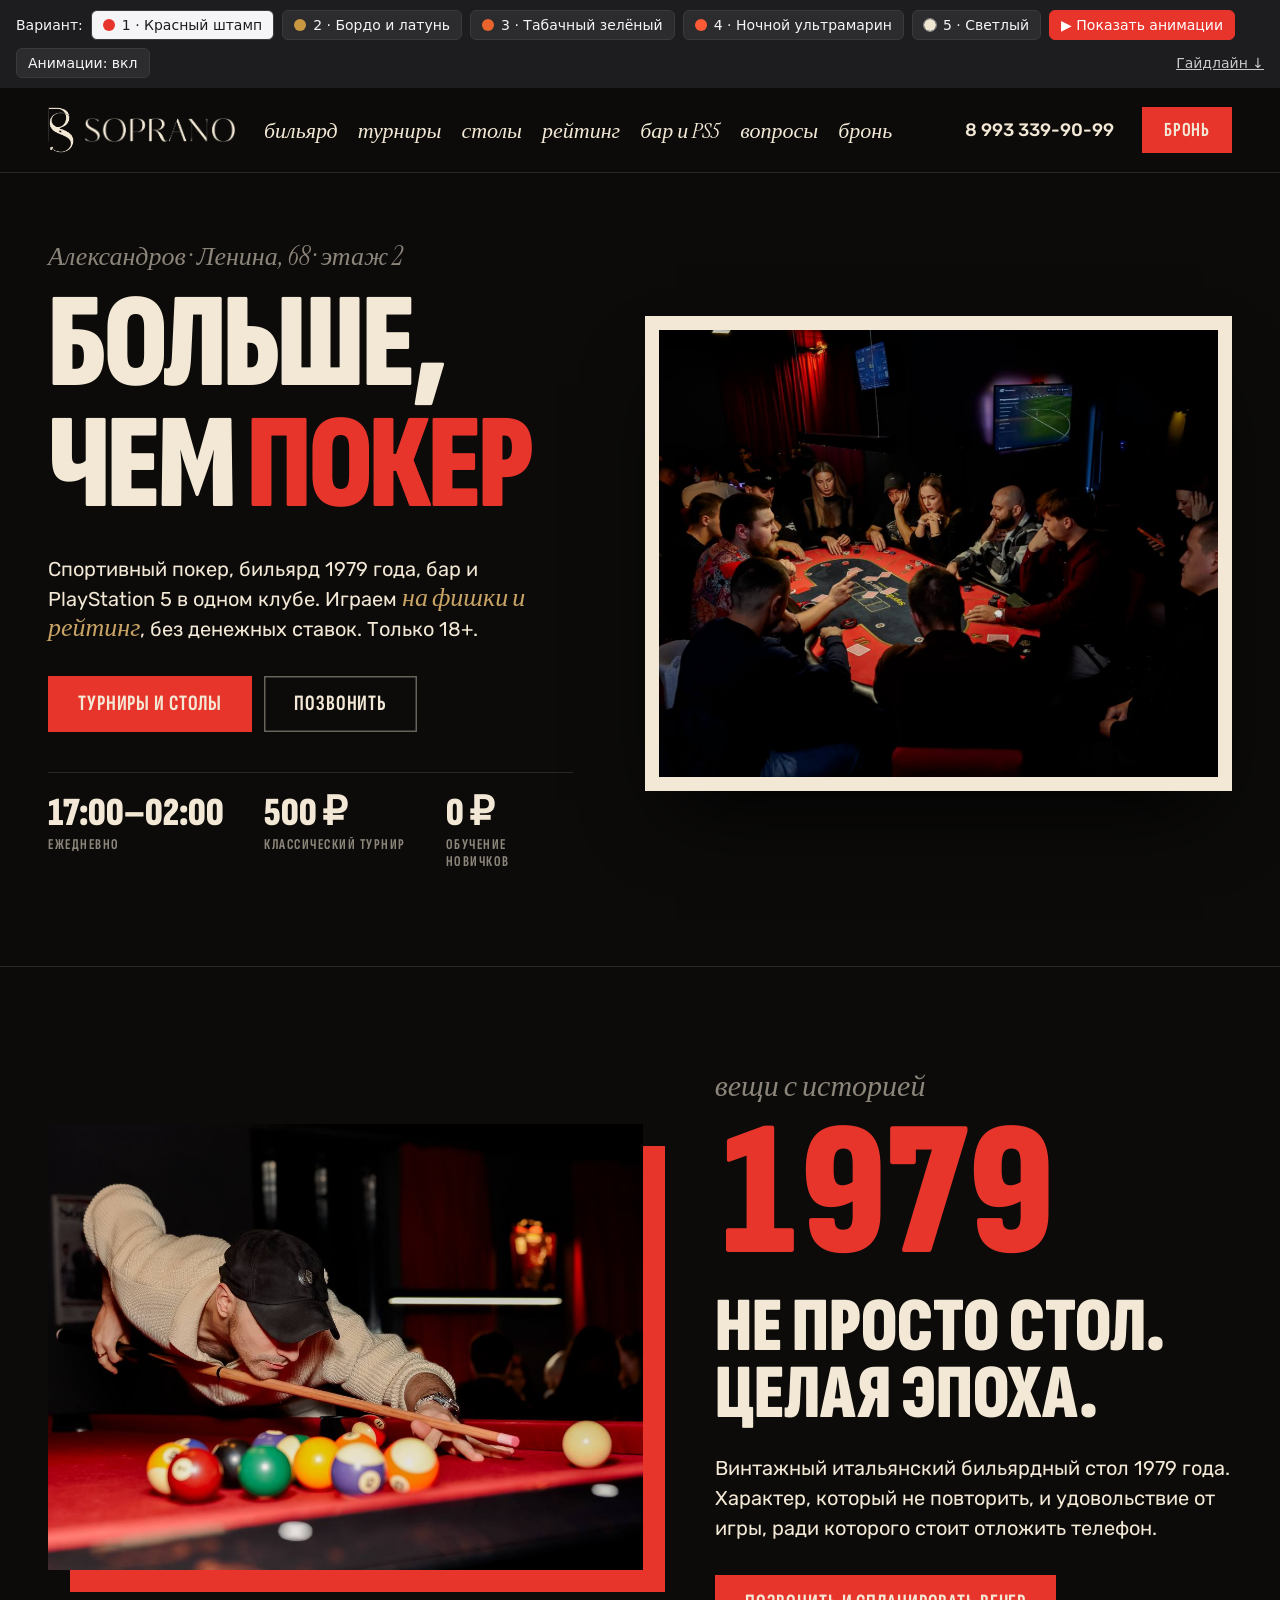
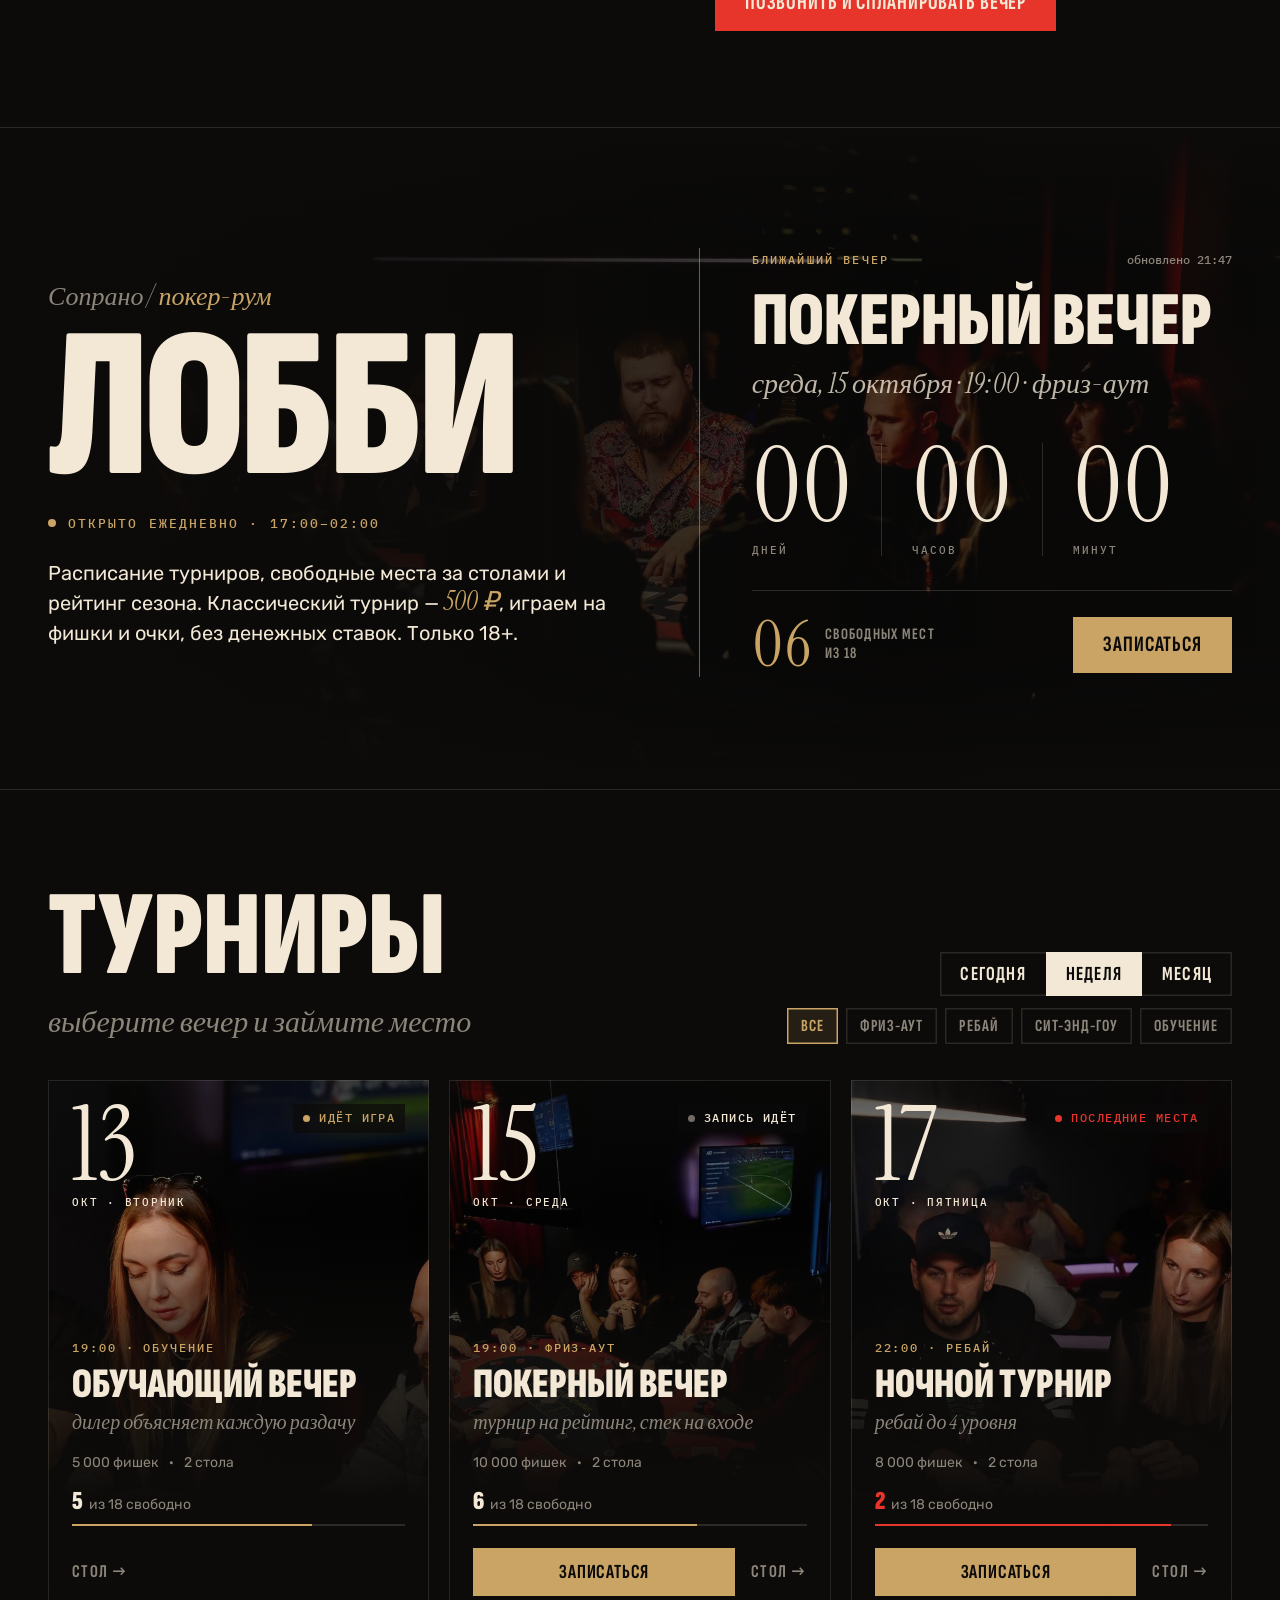
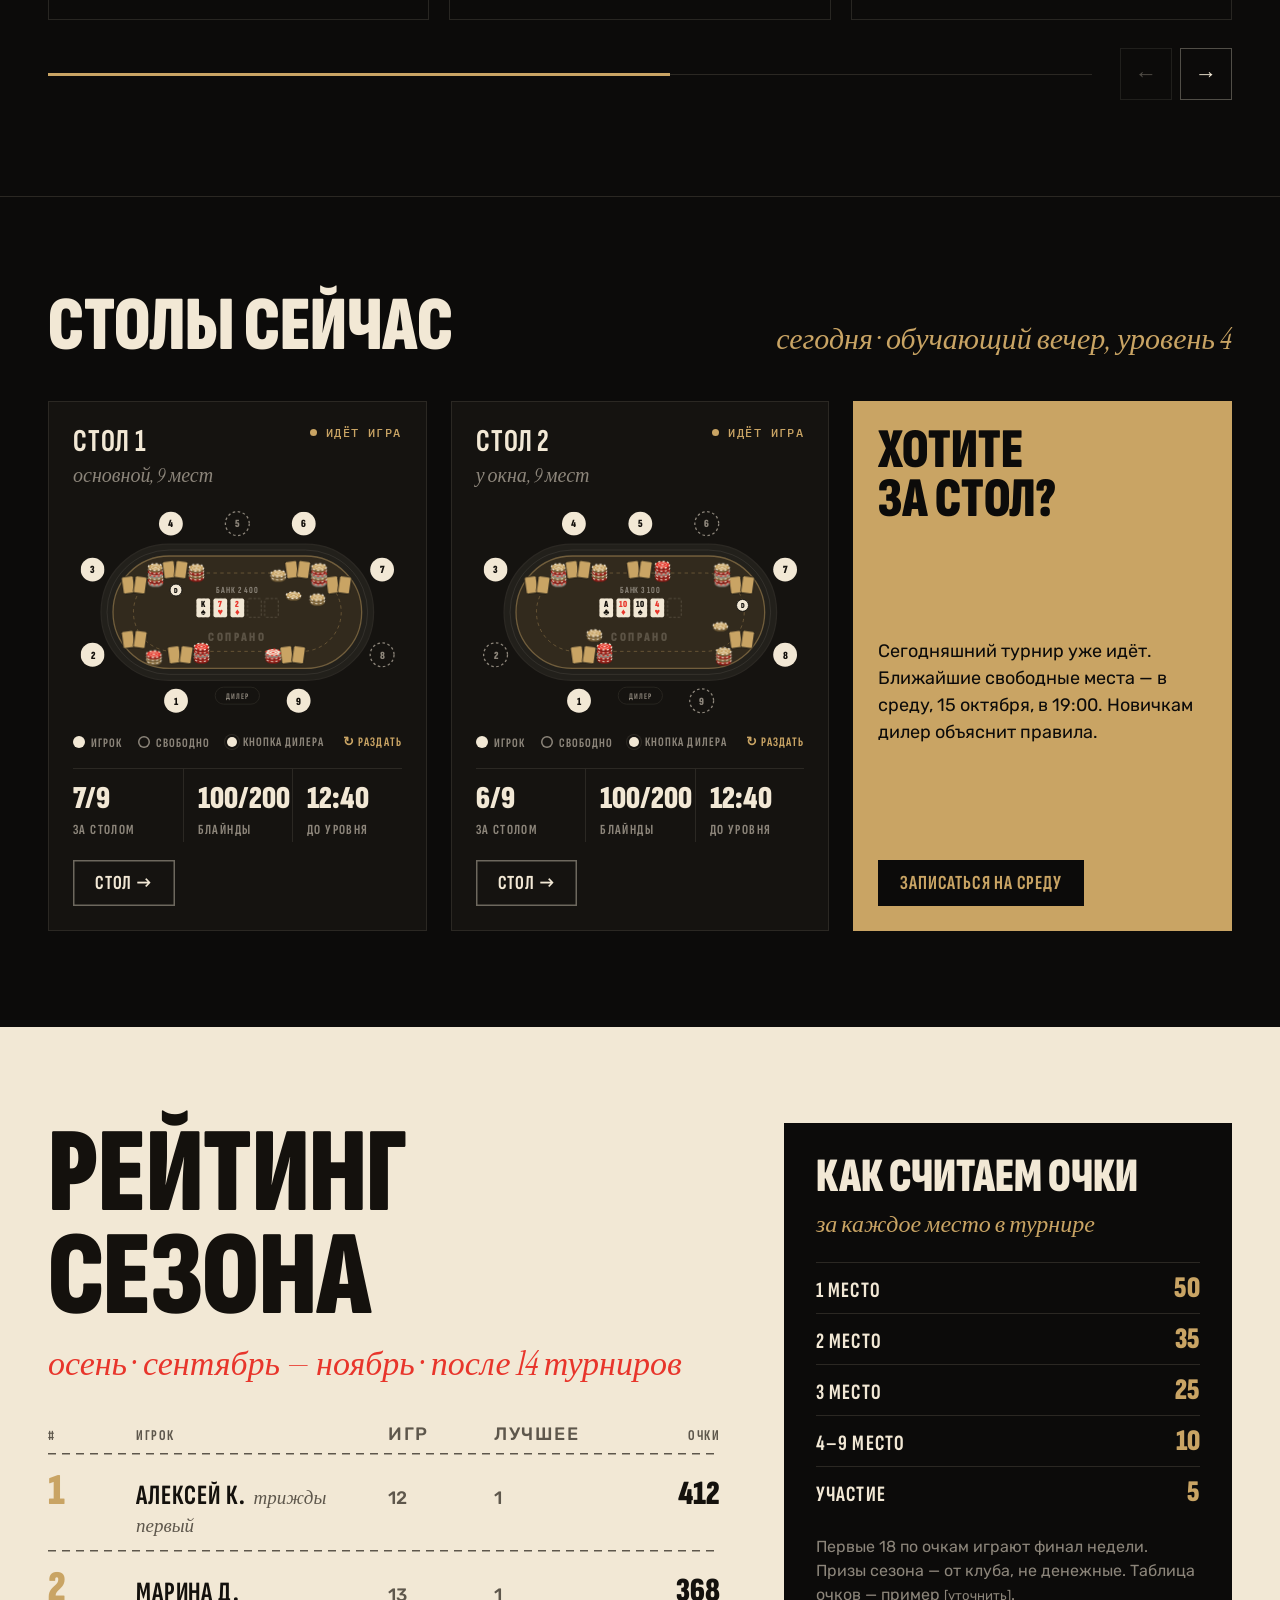
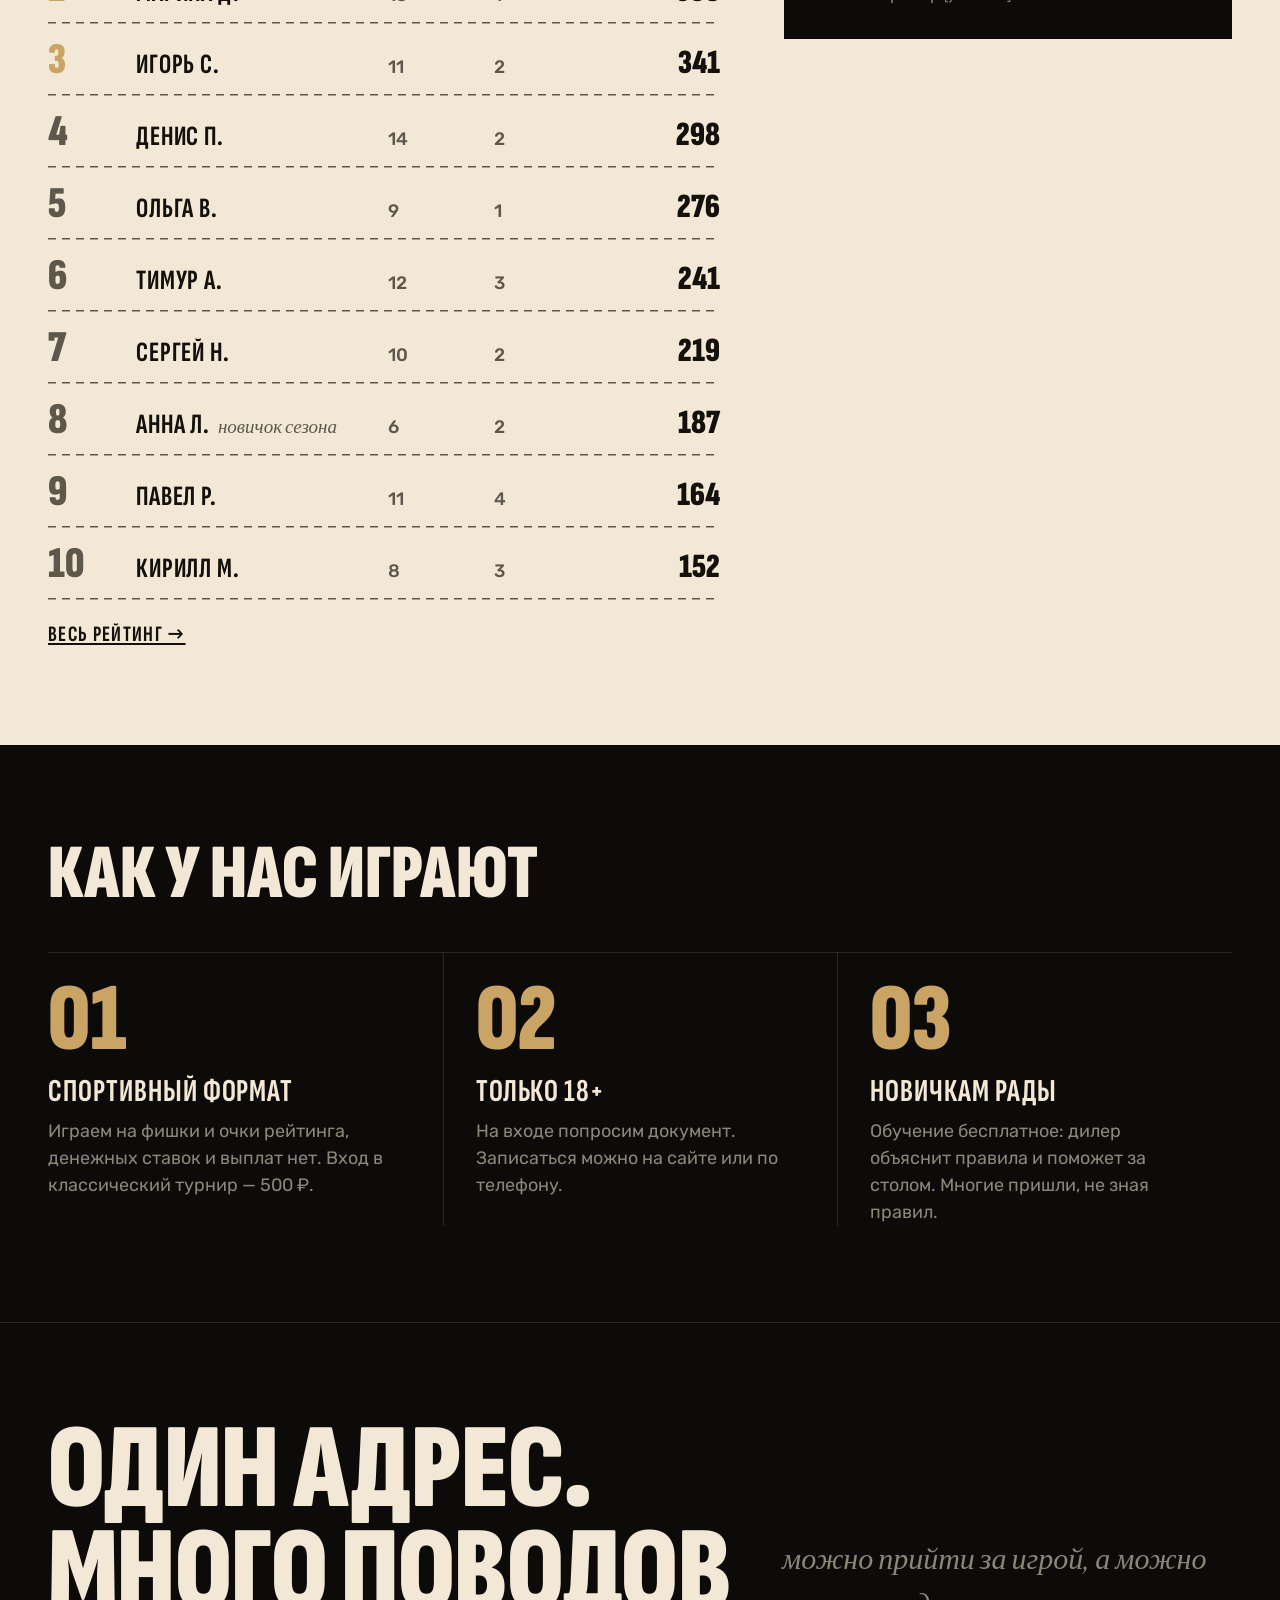
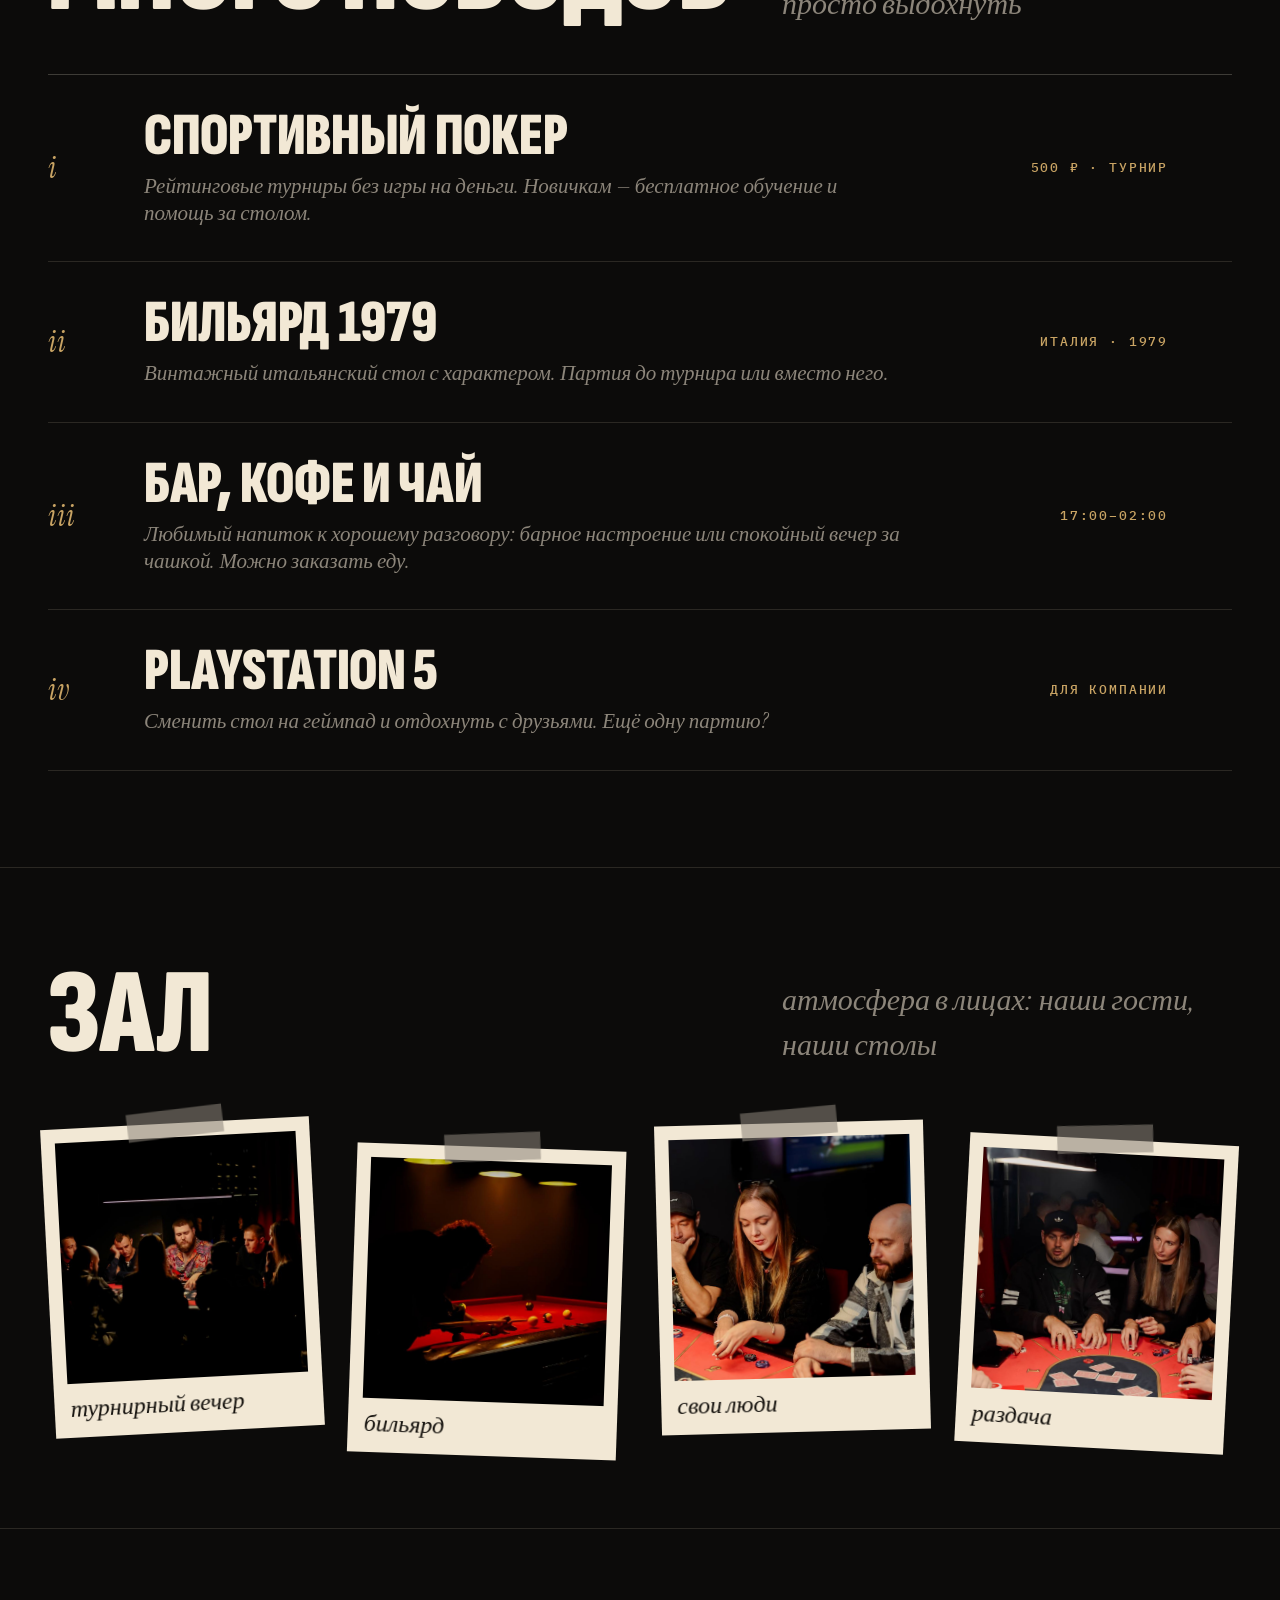
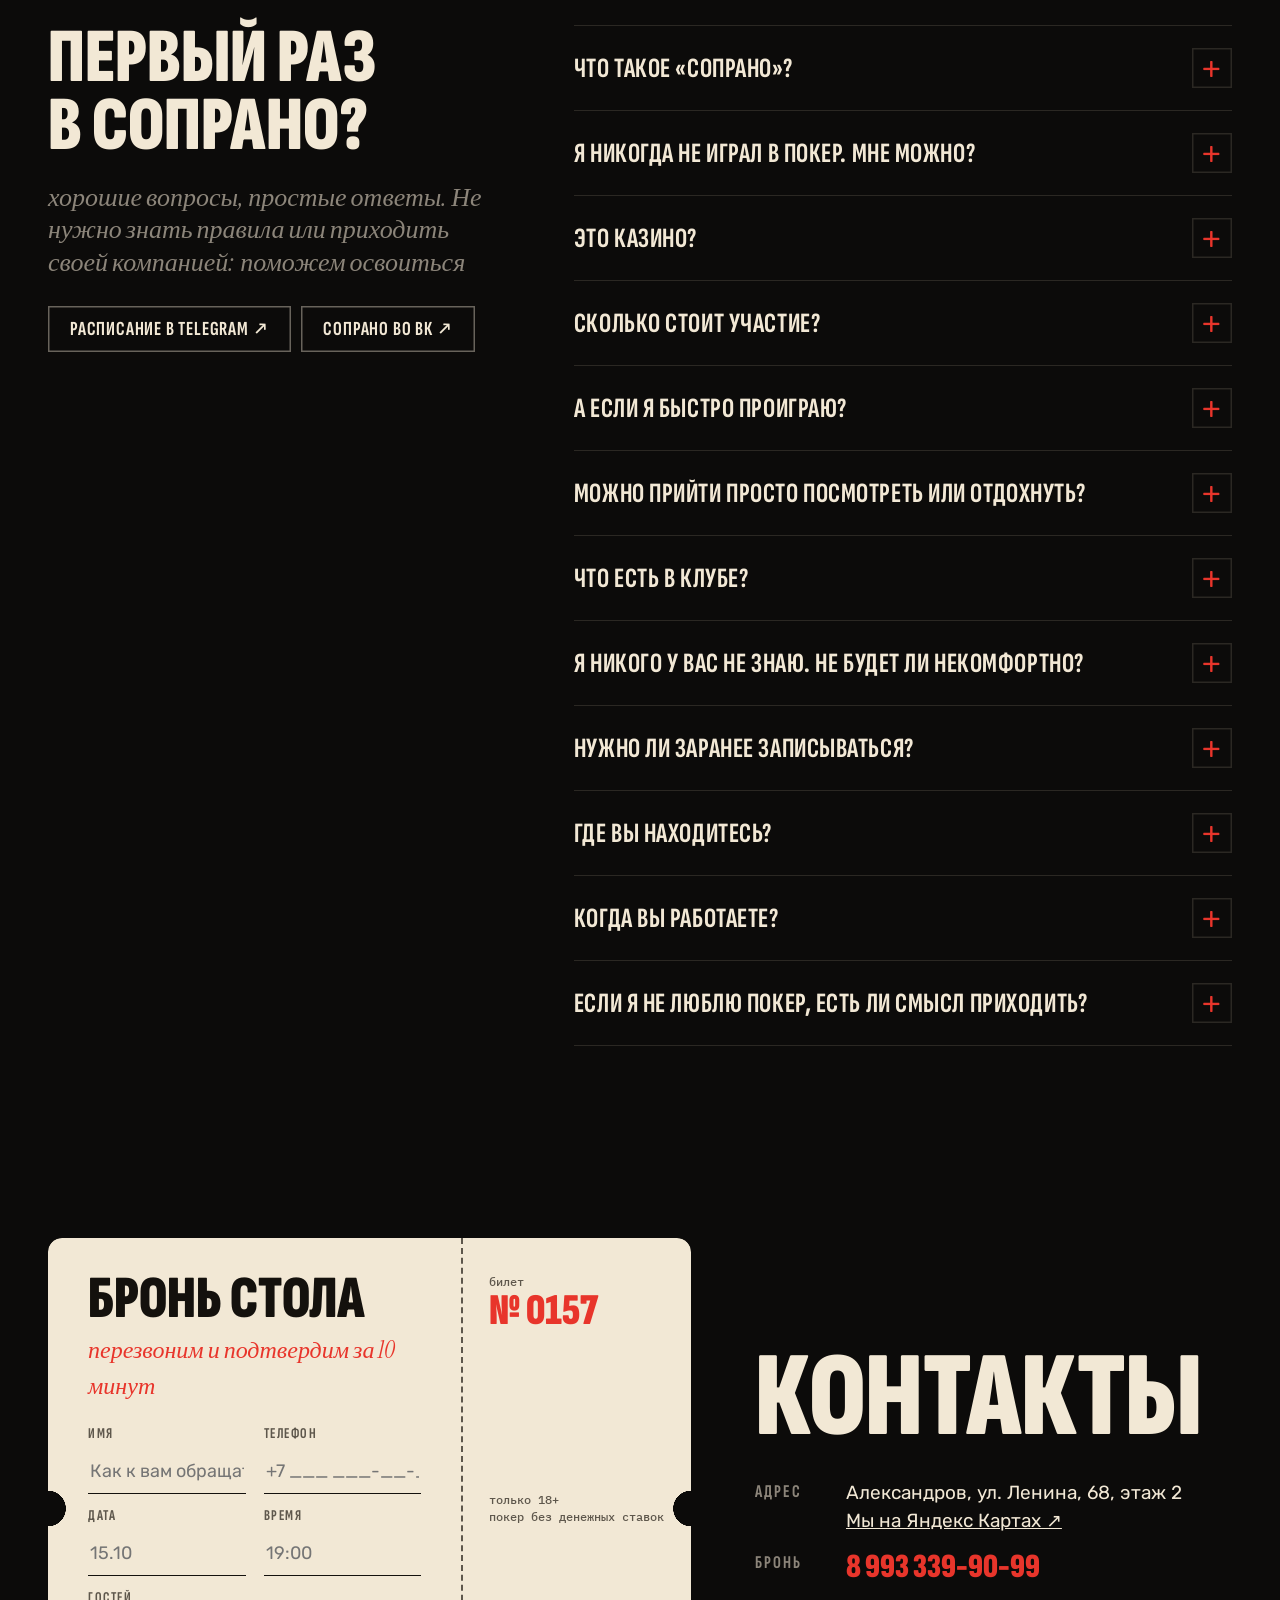
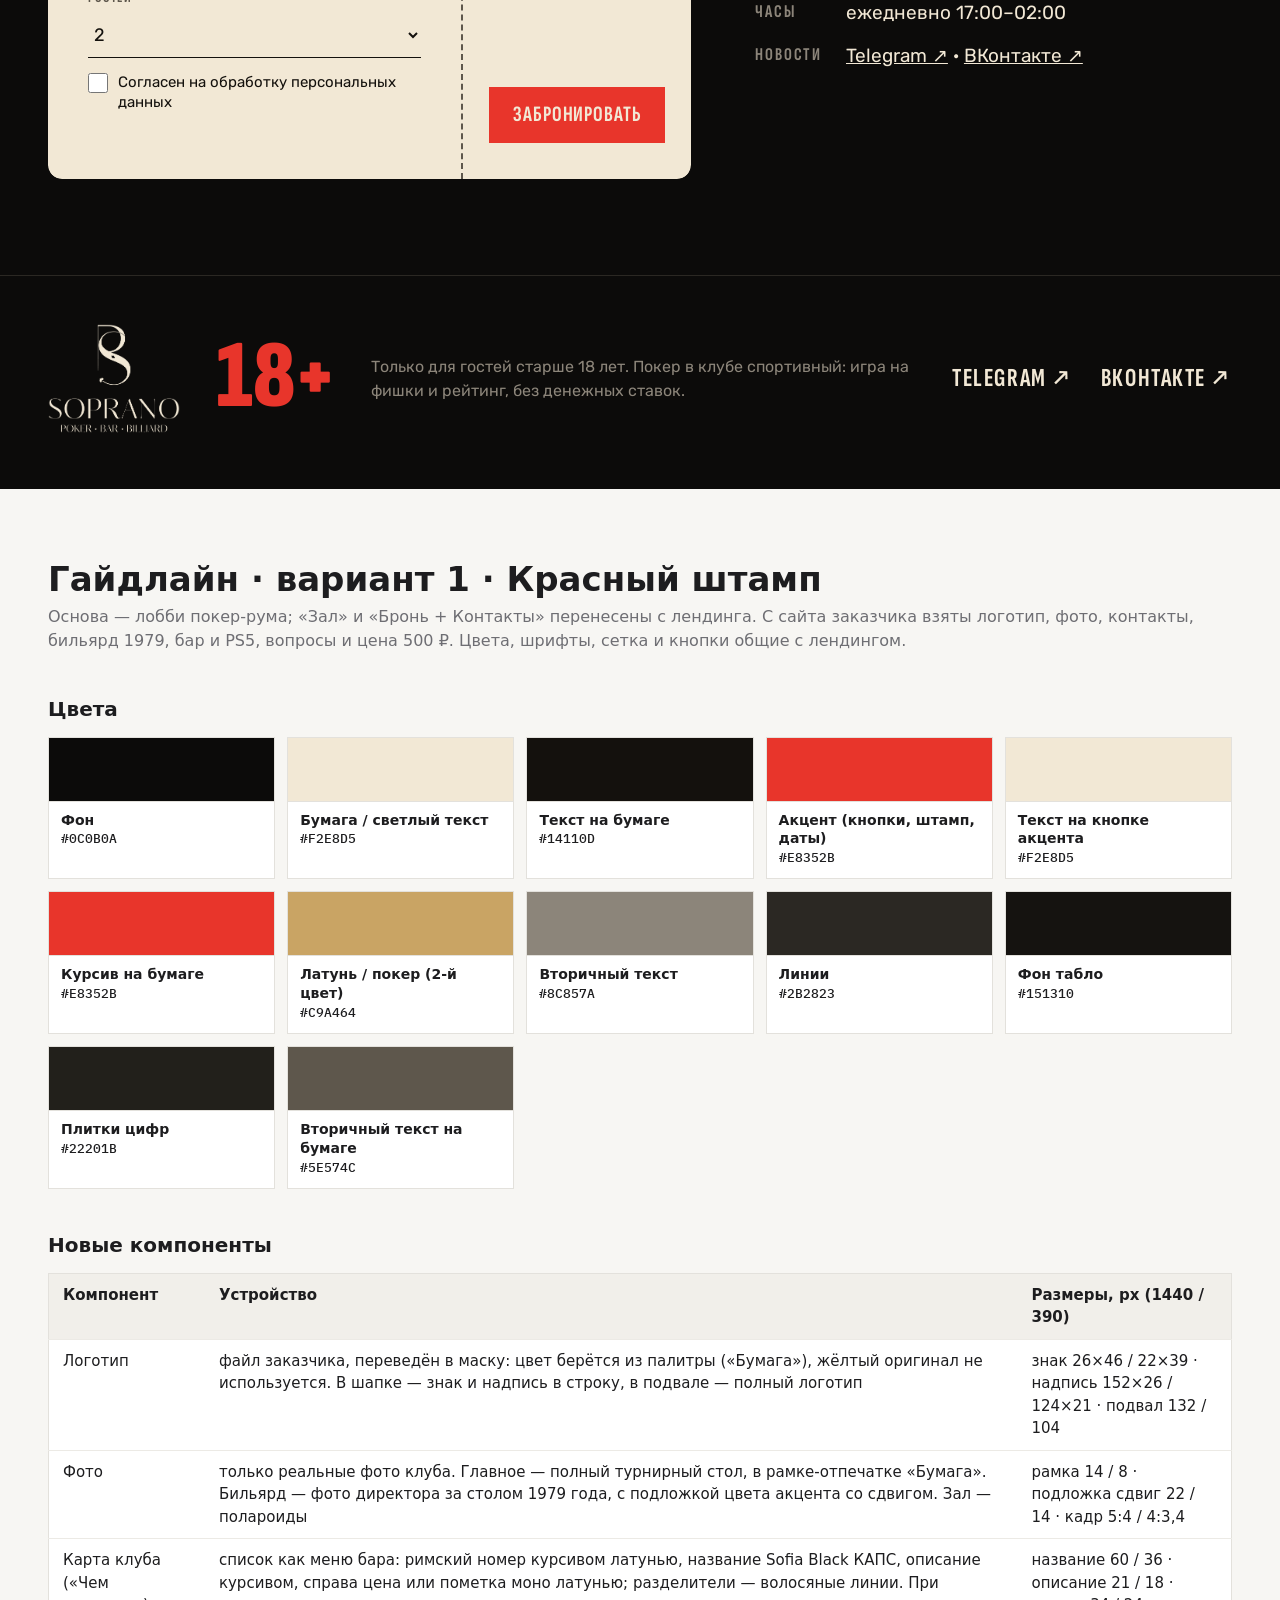
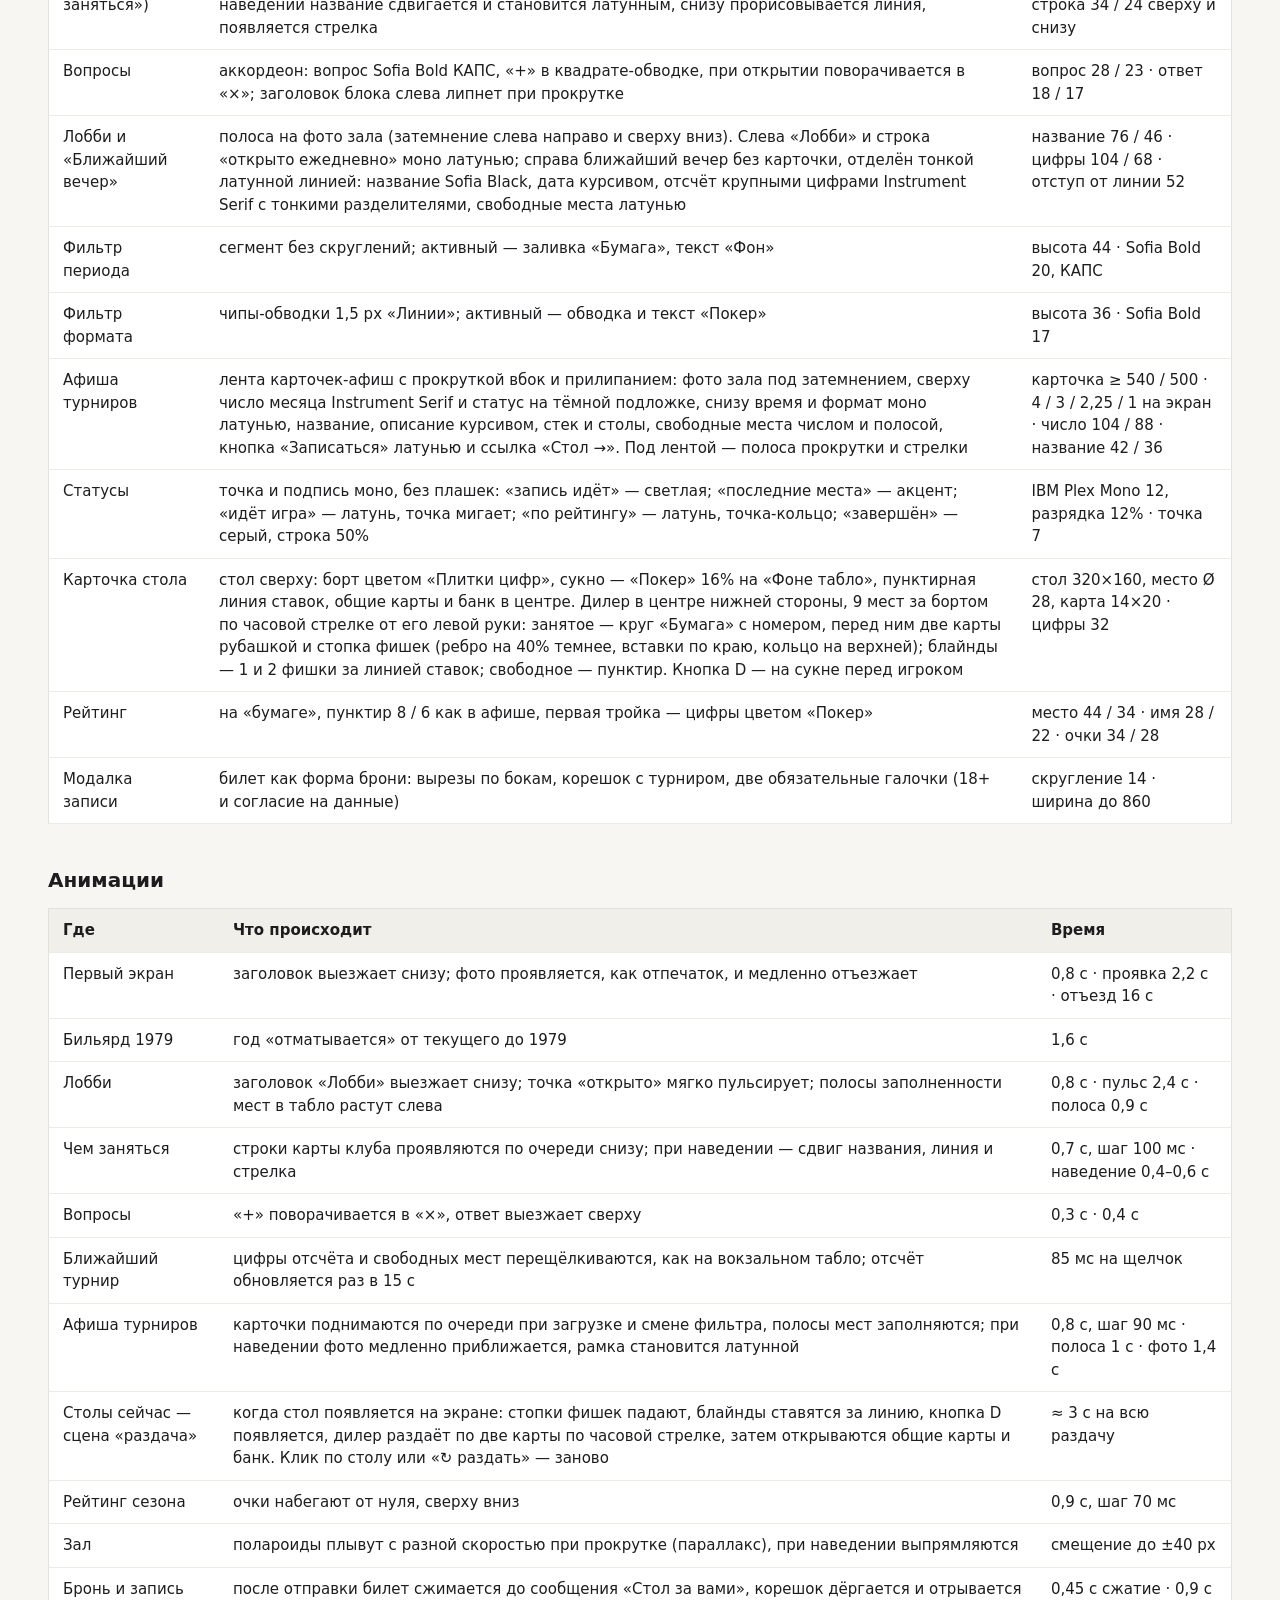
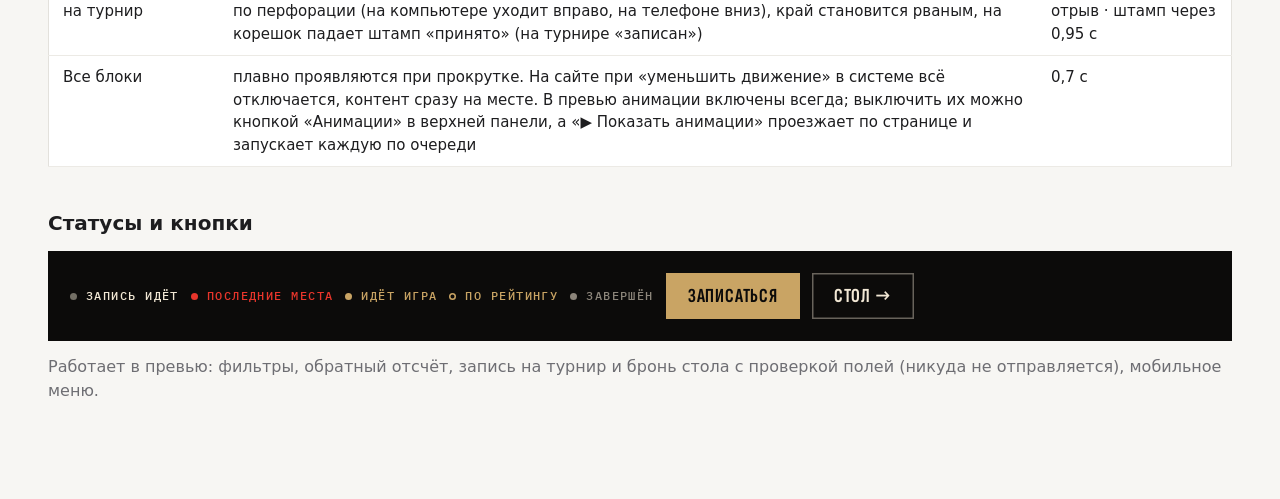
<file: soprano/index.html>
<!doctype html>
<html lang="ru">
<head>
<meta charset="utf-8">
<meta name="viewport" content="width=device-width, initial-scale=1">
<meta name="robots" content="noindex">
<title>Покер-рум Сопрано</title>
<link rel="preconnect" href="https://fonts.googleapis.com">
<link rel="preconnect" href="https://fonts.gstatic.com" crossorigin>
<link href="https://fonts.googleapis.com/css2?family=Sofia+Sans+Extra+Condensed:wght@700;900&family=Instrument+Serif:ital@1&family=Rubik:wght@400;500&family=IBM+Plex+Mono:wght@500&display=swap" rel="stylesheet">
<style>
/* ---------- Палитры: те же роли и HEX, что в превью лендинга ---------- */
:root, [data-p="1"] {
  --bg:#0C0B0A; --paper:#F2E8D5; --ink:#14110D; --accent:#E8352B; --on-accent:#F2E8D5;
  --italic:#E8352B; --poker:#C9A464; --on-poker:#0C0B0A; --muted:#8C857A; --line:#2B2823;
  --board:#151310; --tile:#22201B; --muted-paper:#5E574C;
}
[data-p="2"] {
  --bg:#140C0D; --paper:#EFE3CF; --ink:#1C1012; --accent:#C9973F; --on-accent:#140C0D;
  --italic:#8E2234; --poker:#D9A54A; --on-poker:#140C0D; --muted:#94867C; --line:#2E2224;
  --board:#1C1214; --tile:#2A1B1E; --muted-paper:#6B5A50;
}
[data-p="3"] {
  --bg:#0F1A15; --paper:#EDE4CF; --ink:#13201A; --accent:#E8642C; --on-accent:#0F1A15;
  --italic:#E8642C; --poker:#7CC39C; --on-poker:#0F1A15; --muted:#8B9A90; --line:#24332B;
  --board:#14221B; --tile:#1D2E25; --muted-paper:#56645B;
}
[data-p="4"] {
  --bg:#0A0D1C; --paper:#ECE8DE; --ink:#0E1226; --accent:#FF5A36; --on-accent:#0A0D1C;
  --italic:#3A5BFF; --poker:#8EA2FF; --on-poker:#0A0D1C; --muted:#8A8FA8; --line:#22273F;
  --board:#10142A; --tile:#1A1F38; --muted-paper:#555A73;
}
[data-p="5"] {
  --bg:#EFE6D2; --paper:#14110D; --ink:#F2E8D5; --accent:#D9301F; --on-accent:#F2E8D5;
  --italic:#D9301F; --poker:#2C4BD8; --on-poker:#F2E8D5; --muted:#7A7264; --line:#CFC4AE;
  --board:#E6DCC6; --tile:#D9CEB6; --muted-paper:#B8AE9C;
}

/* ---------- База (как в лендинге) ---------- */
* { box-sizing:border-box; margin:0; padding:0; }
html { scroll-behavior:smooth; }
body { background:var(--bg); color:var(--paper); font:400 18px/1.5 "Rubik", system-ui, sans-serif; -webkit-font-smoothing:antialiased; overflow-x:hidden; }
a { color:inherit; }
section, header.top, footer, .guide { overflow-x:clip; }
.cond { font-family:"Sofia Sans Extra Condensed", "Arial Narrow", sans-serif; }
.it { font-family:"Instrument Serif", Georgia, serif; font-style:italic; font-weight:400; }
.mono { font:500 12px/1.4 "IBM Plex Mono", monospace; }
.wrap { max-width:1440px; margin:0 auto; padding:0 48px; }
section { padding:96px 0; }
.btn { display:inline-flex; align-items:center; justify-content:center; height:56px; padding:0 30px; border:0; border-radius:0;
  font:700 22px/1 "Sofia Sans Extra Condensed", sans-serif; letter-spacing:.04em; text-transform:uppercase; text-decoration:none; cursor:pointer; white-space:nowrap; }
.btn-acc { background:var(--accent); color:var(--on-accent); }
.btn-ghost { background:transparent; color:var(--paper); box-shadow:inset 0 0 0 1.5px color-mix(in srgb, var(--paper) 40%, transparent); }
.btn-poker { background:var(--poker); color:var(--on-poker); }
.btn-sm { height:46px; font-size:20px; padding:0 22px; }
.btn[disabled] { opacity:.4; cursor:not-allowed; }
h2.big { font:900 clamp(64px, 9.4vw, 136px)/.86 "Sofia Sans Extra Condensed", sans-serif; text-transform:uppercase; letter-spacing:-.005em; }
h2.mid { font:900 clamp(48px, 6vw, 88px)/.88 "Sofia Sans Extra Condensed", sans-serif; text-transform:uppercase; }
.todo { color:var(--muted); font-size:.82em; white-space:nowrap; }

/* ---------- Панель превью (не часть дизайна) ---------- */
.pv { position:sticky; top:0; z-index:50; background:#1d1d1f; color:#f5f5f7; font:500 14px/1 system-ui, sans-serif; }
.pv .in { max-width:1440px; margin:0 auto; padding:10px 16px; display:flex; gap:8px; align-items:center; flex-wrap:wrap; }
.pv button { font:inherit; color:#f5f5f7; background:#2c2c2e; border:1px solid #3a3a3c; border-radius:6px; padding:7px 11px; cursor:pointer; display:inline-flex; gap:7px; align-items:center; }
.pv button[aria-pressed="true"] { background:#f5f5f7; color:#1d1d1f; }
.pv i { width:12px; height:12px; border-radius:50%; display:inline-block; }
.pv .links { margin-left:auto; display:flex; gap:14px; }
.pv a { color:#c7c7cc; }
.pv .tourb { background:#E8352B; border-color:#E8352B; color:#fff; }

/* ---------- Шапка ---------- */
header.top { border-bottom:1px solid var(--line); }
header.top .wrap { display:flex; align-items:center; gap:40px; height:84px; }
.logo { font:900 34px/1 "Sofia Sans Extra Condensed", sans-serif; letter-spacing:.06em; text-decoration:none; }
nav.menu { display:flex; gap:28px; font-size:24px; }
nav.menu a { text-decoration:none; }
nav.menu a:hover, nav.menu a[aria-current] { color:var(--accent); }
.top .phone { margin-left:auto; font-weight:500; text-decoration:none; }

/* ---------- 1. Первый экран лобби ---------- */
.lhero { padding:56px 0 72px; border-bottom:1px solid var(--line); }
.lhero .wrap { display:grid; grid-template-columns:1.1fr 1fr; gap:64px; align-items:end; }
.crumbs { font-size:26px; color:var(--muted); margin-bottom:8px; }
.crumbs a { text-decoration:none; }
.crumbs b { color:var(--poker); font-weight:400; }
.lhero .lt { font:900 clamp(96px, 15vw, 216px)/.8 "Sofia Sans Extra Condensed", sans-serif; text-transform:uppercase; letter-spacing:-.02em; }
.lhero p.lead { font-size:20px; max-width:30em; margin-top:28px; }
.lhero p.lead em { font-family:"Instrument Serif"; font-size:1.3em; line-height:1; color:var(--poker); }
.next { background:var(--board); border:1px solid var(--line); border-top:3px solid var(--poker); padding:26px 28px 28px; }
.next-h { display:flex; justify-content:space-between; align-items:baseline; gap:16px; }
.next-h h3 { font:700 24px/1 "Sofia Sans Extra Condensed"; letter-spacing:.08em; text-transform:uppercase; color:var(--muted); }
.next-h .mono { color:var(--muted); }
.next .title { font:900 56px/.9 "Sofia Sans Extra Condensed"; text-transform:uppercase; margin:18px 0 4px; }
.next .when { font-size:26px; color:var(--poker); }
.cd { display:flex; align-items:flex-end; gap:10px; margin:24px 0 22px; flex-wrap:wrap; }
.cd .u { display:flex; flex-direction:column; gap:6px; }
.cd .u span { font:700 14px/1 "Sofia Sans Extra Condensed"; letter-spacing:.1em; text-transform:uppercase; color:var(--muted); }
.cd .sep { font:900 44px/54px "Sofia Sans Extra Condensed"; color:var(--muted); align-self:flex-start; margin-top:20px; }
.flap { display:flex; gap:4px; }
.flap b { position:relative; width:40px; height:54px; border-radius:3px; background:var(--tile); display:grid; place-items:center;
  font:900 44px/1 "Sofia Sans Extra Condensed"; color:var(--paper); overflow:hidden; }
.flap b::after { content:""; position:absolute; left:0; right:0; top:50%; height:1.5px; background:var(--board); }
.flap.pk b { color:var(--poker); }
.flap.acc b { color:var(--accent); }
.flap.sm b { width:30px; height:40px; font-size:32px; }
.next-f { display:flex; justify-content:space-between; align-items:center; gap:16px; flex-wrap:wrap; padding-top:20px; border-top:1px solid var(--line); }
.seats-l { display:flex; align-items:center; gap:12px; }
.seats-l .lbl { font:700 16px/1.15 "Sofia Sans Extra Condensed"; letter-spacing:.08em; text-transform:uppercase; color:var(--muted); }

/* ---------- 2. Турниры: фильтры + табло ---------- */
.tour-h { display:flex; justify-content:space-between; align-items:flex-end; gap:24px; flex-wrap:wrap; margin-bottom:36px; }
.tour-h .it { font-size:30px; color:var(--muted); margin-top:10px; }
.filters { display:flex; flex-direction:column; gap:12px; align-items:flex-end; }
.seg { display:flex; box-shadow:inset 0 0 0 1.5px var(--line); }
.seg button, .chips button { font:700 20px/1 "Sofia Sans Extra Condensed"; letter-spacing:.06em; text-transform:uppercase; cursor:pointer;
  background:transparent; color:var(--paper); border:0; height:44px; padding:0 20px; border-radius:0; }
.seg button[aria-pressed="true"] { background:var(--paper); color:var(--bg); }
.chips { display:flex; gap:8px; flex-wrap:wrap; justify-content:flex-end; }
.chips button { height:36px; padding:0 14px; font-size:17px; box-shadow:inset 0 0 0 1.5px var(--line); color:var(--muted); }
.chips button[aria-pressed="true"] { box-shadow:inset 0 0 0 1.5px var(--poker); color:var(--poker); }

.tboard { background:var(--board); border:1px solid var(--line); }
.thead, .trow { display:grid; grid-template-columns:150px 1.6fr 1fr 110px 128px 170px 230px; gap:20px; align-items:center; padding:0 28px; }
.thead { height:52px; border-bottom:1px solid var(--line); font:700 15px/1 "Sofia Sans Extra Condensed"; letter-spacing:.1em; text-transform:uppercase; color:var(--muted); }
.trow { padding-top:20px; padding-bottom:20px; border-bottom:1px solid var(--line); }
.trow:last-child { border-bottom:0; }
.trow.done { opacity:.5; }
.t-date { font:900 40px/.9 "Sofia Sans Extra Condensed"; }
.t-date span { display:block; font:400 20px/1.2 "Instrument Serif"; font-style:italic; color:var(--muted); }
.t-date small { font:900 22px/1 "Sofia Sans Extra Condensed"; color:var(--muted); margin-left:6px; }
.t-name { font:700 28px/1.02 "Sofia Sans Extra Condensed"; letter-spacing:.03em; text-transform:uppercase; }
.t-name span { display:block; font:400 20px/1.25 "Instrument Serif"; font-style:italic; text-transform:none; letter-spacing:0; color:var(--poker); margin-top:4px; }
.t-fmt { font-size:16px; color:var(--muted); line-height:1.35; }
.t-fmt b { display:block; color:var(--paper); font-weight:500; }
.t-stack { font:900 28px/1 "Sofia Sans Extra Condensed"; }
.t-stack span { display:block; font:400 16px/1.3 "Rubik"; color:var(--muted); }
.t-seats { display:flex; align-items:center; gap:6px; }
.t-seats i { font:900 24px/1 "Sofia Sans Extra Condensed"; font-style:normal; color:var(--muted); }
.badge { display:inline-flex; align-items:center; height:30px; padding:0 12px; font:700 16px/1 "Sofia Sans Extra Condensed"; letter-spacing:.08em; text-transform:uppercase; white-space:nowrap; }
.b-open { box-shadow:inset 0 0 0 1.5px color-mix(in srgb, var(--paper) 40%, transparent); }
.b-last { background:var(--accent); color:var(--on-accent); }
.b-live { background:var(--poker); color:var(--on-poker); }
.b-live::before { content:""; width:8px; height:8px; border-radius:50%; background:currentColor; margin-right:8px; animation:blink 1.4s steps(2) infinite; }
@keyframes blink { 50% { opacity:0; } }
.b-rank { box-shadow:inset 0 0 0 1.5px var(--poker); color:var(--poker); }
.b-done { color:var(--muted); box-shadow:inset 0 0 0 1.5px var(--line); }
.t-act { display:flex; gap:8px; justify-content:flex-end; }
.t-act .btn { height:44px; font-size:19px; padding:0 16px; }
.empty { padding:48px 28px; color:var(--muted); font-size:26px; }

/* ---------- 3. Столы сейчас ---------- */
.tables { border-top:1px solid var(--line); }
.tables-h { display:flex; justify-content:space-between; align-items:flex-end; gap:24px; flex-wrap:wrap; margin-bottom:40px; }
.tables-h .it { font-size:30px; color:var(--poker); }
.tgrid { display:grid; grid-template-columns:repeat(3,1fr); gap:24px; }
.tcard { border:1px solid var(--line); background:var(--board); padding:24px; display:flex; flex-direction:column; gap:18px; }
.tcard-h { display:flex; justify-content:space-between; align-items:flex-start; gap:12px; }
.tcard-h h3 { font:700 32px/1 "Sofia Sans Extra Condensed"; letter-spacing:.03em; text-transform:uppercase; }
.tcard-h h3 span { display:block; font:400 20px/1.3 "Instrument Serif"; font-style:italic; text-transform:none; letter-spacing:0; color:var(--muted); margin-top:4px; }
/* Стол сверху: борт, сукно, линия ставок; места за бортом, дилер в центре нижней стороны */
.mini { margin:4px -6px 0; }
.mini svg { display:block; width:100%; height:auto; overflow:visible; }
.mini .rail { fill:var(--tile); stroke:var(--line); stroke-width:1.5; }
.mini .rail-in { fill:none; stroke:color-mix(in srgb, var(--paper) 10%, transparent); stroke-width:1; }
.mini .felt { fill:color-mix(in srgb, var(--poker) 16%, var(--board)); stroke:color-mix(in srgb, var(--poker) 45%, transparent); stroke-width:1.5; }
.mini .bet { fill:none; stroke:color-mix(in srgb, var(--poker) 40%, transparent); stroke-width:1; stroke-dasharray:4 4; }
.mini .logo-t { font:900 15px "Sofia Sans Extra Condensed"; letter-spacing:.2em; fill:color-mix(in srgb, var(--paper) 22%, transparent); text-anchor:middle; }
.mini .pot { font:700 11px "Sofia Sans Extra Condensed"; letter-spacing:.1em; fill:var(--muted); text-anchor:middle; text-transform:uppercase; }
.mini .card-f { fill:var(--paper); }
.mini .card-b { fill:var(--poker); stroke:var(--board); stroke-width:1; }
.mini .card-slot { fill:none; stroke:color-mix(in srgb, var(--paper) 22%, transparent); stroke-width:1; stroke-dasharray:3 2; }
.mini .rank { font:900 11px "Sofia Sans Extra Condensed"; fill:var(--ink); text-anchor:middle; }
.mini .rank.red { fill:var(--italic); }
[data-p="5"] .mini .card-f { fill:var(--ink); stroke:var(--line); stroke-width:1; }
[data-p="5"] .mini .rank { fill:var(--paper); }
[data-p="5"] .mini .rank.red { fill:var(--italic); }
/* Фишки: цилиндр из двух эллипсов (ребро темнее), вставки по краю пунктиром, кольцо на верхней */
.mini .ch-r { --c:var(--accent); --e:var(--paper); }
.mini .ch-b { --c:var(--poker); --e:var(--paper); }
.mini .ch-w { --c:var(--paper); --e:var(--accent); }
[data-p="5"] .mini .ch-r, [data-p="5"] .mini .ch-b { --e:var(--ink); }
[data-p="2"] .mini .ch-b { --c:var(--italic); }
.mini .ch-side { fill:color-mix(in srgb, var(--c) 60%, #000); stroke:color-mix(in srgb, var(--c) 45%, #000); stroke-width:.6; }
.mini .ch-top { fill:var(--c); stroke:var(--e); stroke-width:1.5; stroke-dasharray:2.4 2.6; }
.mini .ch-in { fill:none; stroke:var(--e); stroke-width:.8; opacity:.85; }
.mini .ch-dot { fill:var(--e); opacity:.9; }
.mini .btn-d { fill:var(--paper); stroke:var(--board); stroke-width:1; }
.mini .btn-d-t { font:900 9px "Sofia Sans Extra Condensed"; fill:var(--ink); text-anchor:middle; }
.mini .chair { fill:var(--paper); }
.mini .chair-n { font:900 13px "Sofia Sans Extra Condensed"; fill:var(--ink); text-anchor:middle; }
.mini .free .chair { fill:none; stroke:var(--muted); stroke-width:1.5; stroke-dasharray:3 3; }
.mini .free .chair-n { fill:var(--muted); }
.mini .dealer-tab { fill:var(--board); stroke:var(--line); stroke-width:1; }
.mini .dealer-t { font:700 10px "Sofia Sans Extra Condensed"; letter-spacing:.12em; fill:var(--muted); text-anchor:middle; text-transform:uppercase; }
.mini-key { display:flex; gap:16px; flex-wrap:wrap; font:700 13px/1 "Sofia Sans Extra Condensed"; letter-spacing:.08em; text-transform:uppercase; color:var(--muted); }
.mini-key i { display:inline-block; width:12px; height:12px; border-radius:50%; vertical-align:-1px; margin-right:6px; background:var(--paper); }
.mini-key i.f { background:transparent; box-shadow:inset 0 0 0 1.5px var(--muted); }
.mini-key i.d { background:var(--paper); box-shadow:0 0 0 2px var(--board), 0 0 0 3px var(--line); width:10px; height:10px; }
.tstats { display:grid; grid-template-columns:repeat(3,1fr); border-top:1px solid var(--line); }
.tstats div { padding:14px 0 0; }
.tstats div + div { padding-left:14px; border-left:1px solid var(--line); }
.tstats b { display:block; font:900 32px/1 "Sofia Sans Extra Condensed"; }
.tstats span { font:700 14px/1.2 "Sofia Sans Extra Condensed"; letter-spacing:.1em; text-transform:uppercase; color:var(--muted); }
.tcard .btn { align-self:flex-start; }
.tcard.cta { background:var(--poker); color:var(--on-poker); border-color:var(--poker); justify-content:space-between; }
.tcard.cta h3 { font:900 56px/.88 "Sofia Sans Extra Condensed"; text-transform:uppercase; }
.tcard.cta p { font-size:18px; }
.tcard.cta .btn { background:var(--on-poker); color:var(--poker); }

/* ---------- 4. Рейтинг сезона ---------- */
.rate { background:var(--paper); color:var(--ink); }
.rate .wrap { display:grid; grid-template-columns:1.5fr 1fr; gap:64px; align-items:start; }
.rate .head .it { font-size:34px; color:var(--italic); margin-top:8px; }
.rtable { margin-top:36px; }
.rrow { display:grid; grid-template-columns:72px 1fr 90px 90px 120px; gap:16px; align-items:baseline; padding:14px 0;
  background:repeating-linear-gradient(90deg, var(--muted-paper) 0 8px, transparent 8px 14px) bottom/100% 1.5px no-repeat; }
.rrow.h { font:700 15px/1 "Sofia Sans Extra Condensed"; letter-spacing:.1em; text-transform:uppercase; color:var(--muted-paper); padding:0 0 12px; }
.rrow .pl { font:900 44px/1 "Sofia Sans Extra Condensed"; color:var(--muted-paper); }
.rrow.top .pl { color:var(--poker); }
.rrow .nm { font:700 28px/1 "Sofia Sans Extra Condensed"; letter-spacing:.03em; text-transform:uppercase; }
.rrow .nm span { font:400 19px "Instrument Serif"; font-style:italic; text-transform:none; letter-spacing:0; color:var(--muted-paper); margin-left:8px; }
.rrow .n { font:500 18px/1 "Rubik"; color:var(--muted-paper); }
.rrow .pt { font:900 34px/1 "Sofia Sans Extra Condensed"; text-align:right; }
.rrow.h .pt { font:inherit; }
.rate .more { margin-top:24px; display:inline-block; font:700 22px/1 "Sofia Sans Extra Condensed"; letter-spacing:.06em; text-transform:uppercase; }
.points { background:var(--bg); color:var(--paper); padding:32px; position:sticky; top:72px; }
.points h3 { font:900 48px/.9 "Sofia Sans Extra Condensed"; text-transform:uppercase; }
.points .it { font-size:24px; color:var(--poker); margin:8px 0 20px; }
.prow { display:flex; justify-content:space-between; align-items:baseline; padding:10px 0; border-top:1px solid var(--line); }
.prow span { font:700 22px/1 "Sofia Sans Extra Condensed"; letter-spacing:.05em; text-transform:uppercase; }
.prow b { font:900 30px/1 "Sofia Sans Extra Condensed"; color:var(--poker); }
.points p { font-size:16px; color:var(--muted); margin-top:18px; }

/* ---------- 5. Правила коротко ---------- */
.rules .grid { display:grid; grid-template-columns:repeat(3,1fr); border-top:1px solid var(--line); margin-top:44px; }
.rule { padding:30px 32px 0 0; }
.rule + .rule { padding-left:32px; border-left:1px solid var(--line); }
.rule .n { font:900 96px/.8 "Sofia Sans Extra Condensed"; color:var(--poker); }
.rule h3 { font:700 32px/1 "Sofia Sans Extra Condensed"; letter-spacing:.03em; text-transform:uppercase; margin:16px 0 10px; }
.rule p { color:var(--muted); max-width:24em; }

/* ---------- Модалка записи — билет ---------- */
dialog { border:0; padding:0; background:transparent; max-width:min(860px, calc(100vw - 32px)); width:100%; margin:auto; color:var(--ink); }
dialog::backdrop { background:color-mix(in srgb, var(--bg) 82%, transparent); }
.ticket { position:relative; background:var(--paper); color:var(--ink); border-radius:14px; display:grid; grid-template-columns:1fr 230px;
  -webkit-mask: radial-gradient(circle 18px at 0 50%, #0000 98%, #000) left/51% 100% no-repeat, radial-gradient(circle 18px at 100% 50%, #0000 98%, #000) right/51% 100% no-repeat;
          mask: radial-gradient(circle 18px at 0 50%, #0000 98%, #000) left/51% 100% no-repeat, radial-gradient(circle 18px at 100% 50%, #0000 98%, #000) right/51% 100% no-repeat; }
.ticket .main { padding:36px 40px; }
.ticket h3 { font:900 60px/.86 "Sofia Sans Extra Condensed"; text-transform:uppercase; }
.ticket .main > .it { font-size:24px; color:var(--italic); margin:6px 0 22px; }
.f { display:grid; grid-template-columns:1fr 1fr; gap:14px 18px; }
.f label.fl { display:block; font:700 15px/1 "Sofia Sans Extra Condensed"; letter-spacing:.1em; text-transform:uppercase; color:var(--muted-paper); }
.f input[type=text], .f input[type=tel] { display:block; width:100%; margin-top:7px; height:46px; border:0; border-bottom:1.5px solid var(--ink); border-radius:0;
  background:transparent; color:var(--ink); font:400 18px "Rubik"; padding:0 2px; }
.f input:focus { outline:none; border-bottom-color:var(--accent); }
.f .full { grid-column:1/-1; }
.chk { display:flex; gap:10px; align-items:flex-start; font-size:15px; line-height:1.35; color:var(--ink); cursor:pointer; }
.chk input { width:20px; height:20px; accent-color:var(--accent); flex:none; margin-top:1px; }
.err { color:var(--accent); font-size:14px; min-height:1.2em; grid-column:1/-1; }
.ticket .stub { border-left:2px dashed var(--muted-paper); padding:36px 26px; display:flex; flex-direction:column; justify-content:space-between; gap:18px; }
.stub .mono { color:var(--muted-paper); }
.stub .ev { font:700 24px/1 "Sofia Sans Extra Condensed"; letter-spacing:.03em; text-transform:uppercase; }
.stub .ev span { display:block; white-space:nowrap; font:900 34px/.9 "Sofia Sans Extra Condensed"; color:var(--accent); margin-top:6px; }
.stub .btn { width:100%; }
.x { position:absolute; top:12px; right:14px; width:36px; height:36px; border:0; background:transparent; color:var(--ink); font:400 30px/1 "Rubik"; cursor:pointer; }
.ok { display:none; padding:8px 0 12px; }
.ok h3 { color:var(--ink); }
.ok p { margin-top:14px; font-size:18px; }
.ticket.sent .main .form, .ticket.sent .main > h3, .ticket.sent .main > .it, .ticket.sent .stub .btn { display:none; }
.ticket.sent .ok { display:block; }

/* ---------- Подвал ---------- */
footer { border-top:1px solid var(--line); padding:48px 0 56px; }
footer .wrap { display:flex; align-items:center; gap:36px; flex-wrap:wrap; }
.age { font:900 96px/.8 "Sofia Sans Extra Condensed"; color:var(--accent); }
footer p { color:var(--muted); max-width:34em; font-size:16px; }
footer .vk { margin-left:auto; font:700 26px/1 "Sofia Sans Extra Condensed"; letter-spacing:.06em; text-transform:uppercase; }


/* ---------- Зал и бронь (с лендинга) ---------- */
/* ---------- 7. Зал — полароиды ---------- */
.hall { border-top:1px solid var(--line); }
.pols { display:grid; grid-template-columns:repeat(4,1fr); gap:36px; margin-top:56px; }
.pol { background:var(--paper); padding:14px 14px 0; position:relative; }
.pol:nth-child(1){ transform:rotate(-3deg); } .pol:nth-child(2){ transform:rotate(2deg) translateY(24px); }
.pol:nth-child(3){ transform:rotate(-1.5deg); } .pol:nth-child(4){ transform:rotate(3deg) translateY(16px); }
.pol::before { content:""; position:absolute; top:-14px; left:50%; width:96px; height:28px; margin-left:-48px; background:var(--muted); opacity:.55; transform:rotate(-4deg); }
.ph { aspect-ratio:1/1; background:var(--tile); display:grid; place-items:center; color:var(--muted); font-size:20px; text-align:center; padding:12px; }
[data-p="5"] .ph { background:#2A251E; color:#B8AE9C; }
.pol figcaption { color:var(--ink); font-size:24px; padding:12px 2px 16px; line-height:1.1; }
.book .wrap { display:grid; grid-template-columns:1.35fr 1fr; gap:64px; align-items:center; }
.contacts h2 { margin-bottom:28px; }
.contacts dl { display:grid; grid-template-columns:auto 1fr; gap:14px 24px; font-size:19px; }
.contacts dt { font:700 18px/1.4 "Sofia Sans Extra Condensed"; letter-spacing:.1em; text-transform:uppercase; color:var(--muted); }
.pol { --r:0deg; --ty:0px; --py:0px; transform:rotate(var(--r)) translateY(calc(var(--ty) + var(--py))); transition:transform .5s cubic-bezier(.2,.8,.2,1); will-change:transform; }
.pol:nth-child(1){ --r:-3deg; } .pol:nth-child(2){ --r:2deg; --ty:24px; }
.pol:nth-child(3){ --r:-1.5deg; } .pol:nth-child(4){ --r:3deg; --ty:16px; }
.pol:hover { --r:0deg; z-index:2; }
.book .stub .no { font:900 44px/.9 "Sofia Sans Extra Condensed"; color:var(--accent); }
.f input[type=date], .f input[type=time], .f select { display:block; width:100%; margin-top:7px; height:46px; border:0; border-bottom:1.5px solid var(--ink); border-radius:0;
  background:transparent; color:var(--ink); font:400 18px "Rubik"; padding:0 2px; }
.book .ticket .stub { position:relative; }
.okstamp { position:absolute; left:50%; top:50%; margin:-62px 0 0 -62px; width:124px; height:124px; border-radius:50%; border:3px solid var(--accent); color:var(--accent); white-space:nowrap;
  display:none; place-items:center; align-content:center; text-align:center; transform:rotate(-14deg); font:900 24px/.9 "Sofia Sans Extra Condensed"; letter-spacing:.02em; text-transform:uppercase; }
.okstamp::before { content:""; position:absolute; inset:7px; border-radius:50%; border:1.5px solid var(--accent); }
.okstamp small { display:block; font:400 15px/1 "Instrument Serif"; font-style:italic; text-transform:none; letter-spacing:0; margin-top:5px; }
.ticket.sent .okstamp { display:grid; }

/* ---------- Штамп в шапке лобби ---------- */
.lhero .rv:first-child { position:relative; }
.stamp { z-index:2; position:absolute; right:2%; top:-18px; width:168px; height:168px; border-radius:50%;
  background:var(--accent); color:var(--on-accent); transform:rotate(-14deg); display:grid; place-items:center; text-align:center; }
.stamp::before { content:""; position:absolute; inset:9px; border-radius:50%; border:1.5px solid var(--on-accent); }
.stamp::after { content:""; position:absolute; inset:-9px; border-radius:50%; border:3px solid var(--accent); }
.stamp .s1 { font:700 19px/1 "Sofia Sans Extra Condensed"; letter-spacing:.14em; text-transform:uppercase; }
.stamp .s2 { font:900 58px/.9 "Sofia Sans Extra Condensed"; }
.stamp .s3 { font-size:22px; line-height:1; }
.stamp .s2 { font-size:52px; }

/* ---------- Мобильное меню ---------- */
.burger { display:none; background:transparent; border:0; color:var(--paper); cursor:pointer; width:44px; height:44px; position:relative; }
.burger i, .burger i::before, .burger i::after { position:absolute; height:2px; background:currentColor; content:""; display:block; }
.burger i { left:10px; right:10px; top:21px; } .burger i::before { top:-8px; left:0; right:0; } .burger i::after { top:8px; left:0; right:0; }

/* ---------- Анимации ---------- */
/* штамп «штампуется» */
.js .stamp { animation:stamp .55s cubic-bezier(.2,1.6,.4,1) .6s both; }
@keyframes stamp { from { transform:rotate(-14deg) scale(1.9); opacity:0; } to { transform:rotate(-14deg) scale(1); opacity:1; } }
.js .ticket.sent .okstamp { animation:stamp .5s cubic-bezier(.2,1.6,.4,1) both; }
/* заголовок лобби выезжает снизу */
.js .lhero .lt { animation:rise .8s cubic-bezier(.2,.8,.2,1) .1s both; }
@keyframes rise { from { transform:translateY(40%); opacity:0; } to { transform:none; opacity:1; } }
/* строки табло турниров появляются по очереди */
.js .trow { animation:rowin .45s cubic-bezier(.2,.8,.2,1) calc(var(--i, 0) * 70ms) both; }
@keyframes rowin { from { opacity:0; transform:translateX(-18px); } to { opacity:1; transform:none; } }
/* сцена «раздача»: карты летят от дилера, общие переворачиваются, фишки падают стопкой */
.mini .dl, .mini .dp, .mini .fl, .mini .pp { transform-box:fill-box; transform-origin:center; }
.mini.anim .dl, .mini.anim .dp, .mini.anim .fl, .mini.anim .pp { opacity:0; }
.mini.anim.go .dl { animation:deal .5s cubic-bezier(.2,.7,.2,1) var(--d) both; }
.mini.anim.go .dp { animation:drop .38s cubic-bezier(.3,1.5,.5,1) var(--d) both; }
.mini.anim.go .fl { animation:flipin .42s ease var(--d) both; }
.mini.anim.go .pp { animation:pop .4s cubic-bezier(.3,1.6,.5,1) var(--d) both; }
@keyframes deal { from { opacity:0; transform:translate(var(--dx), var(--dy)) rotate(-25deg); } 15% { opacity:1; } to { opacity:1; transform:none; } }
@keyframes drop { from { opacity:0; transform:translateY(-26px); } to { opacity:1; transform:none; } }
@keyframes flipin { from { opacity:1; transform:scaleX(0); } to { opacity:1; transform:none; } }
@keyframes pop { from { opacity:0; transform:scale(0); } to { opacity:1; transform:none; } }
.mini { cursor:pointer; }
.mini-key .again { margin-left:auto; color:var(--poker); background:none; border:0; cursor:pointer; font:inherit; letter-spacing:inherit; text-transform:inherit; }
@media (prefers-reduced-motion: reduce) {
  html.js:not(.fm) .stamp, html.js:not(.fm) .lhero .lt, html.js:not(.fm) .trow, html.js:not(.fm) .ticket.sent .okstamp { animation:none; }
  html:not(.fm) .pol { transition:none; }
  html:not(.fm) .mini-key .again { display:none; }
}

/* ---------- Гайдлайн ---------- */
.guide { background:#F7F6F3; color:#1d1d1f; font:400 16px/1.5 system-ui, sans-serif; padding:72px 0 96px; }
.guide h2 { font:700 34px/1.1 system-ui, sans-serif; margin-bottom:6px; }
.guide h3 { font:600 20px/1.2 system-ui, sans-serif; margin:44px 0 16px; }
.guide .sub { color:#6e6e73; }
.sw { display:grid; grid-template-columns:repeat(auto-fill, minmax(200px,1fr)); gap:12px; }
.sw div { border:1px solid #e3e1dc; background:#fff; }
.sw span { display:block; height:64px; border-bottom:1px solid #e3e1dc; }
.sw p { padding:9px 12px 11px; font-size:14px; line-height:1.35; }
.sw code { font:500 13px "IBM Plex Mono", monospace; }
table.g { border-collapse:collapse; width:100%; background:#fff; border:1px solid #e3e1dc; font-size:15px; }
table.g th, table.g td { text-align:left; padding:10px 14px; border-bottom:1px solid #eceae5; vertical-align:top; }
table.g th { background:#f1efea; font-weight:600; }
.specimen { padding:22px; background:var(--bg); color:var(--paper); display:flex; gap:12px; flex-wrap:wrap; align-items:center; }

/* ---------- Анимации ---------- */
.js .rv { opacity:0; transform:translateY(28px); transition:opacity .7s ease, transform .7s ease; }
.js .rv.in { opacity:1; transform:none; }
.flap b.flip { animation:flip .18s linear; }
@keyframes flip { 50% { transform:scaleY(.1); } }
@media (prefers-reduced-motion: reduce) {
  html.js:not(.fm) .rv { opacity:1; transform:none; transition:none; }
  html:not(.fm) .flap b.flip, html:not(.fm) .b-live::before { animation:none; }
}

/* ---------- Ноутбук ---------- */
@media (max-width: 1280px) {
  .thead, .trow { grid-template-columns:120px 1.6fr 1fr 96px 120px 150px 200px; gap:14px; padding-left:20px; padding-right:20px; }
  .t-act .stl { display:none; }
}

/* ---------- Телефон ---------- */
@media (max-width: 900px) {
  .wrap { padding:0 16px; }
  section { padding:64px 0; }
  nav.menu, .top .phone { display:none; }
  header.top .wrap { height:64px; justify-content:space-between; }
  .logo { font-size:28px; }
  .lhero { padding:32px 0 48px; }
  .lhero .wrap { grid-template-columns:1fr; gap:36px; }
  .crumbs { font-size:20px; }
  .lhero .lt { font-size:calc((100vw - 32px) / 3.1); }
  .lhero p.lead { font-size:17px; margin-top:20px; }
  .next { padding:20px 16px 20px; }
  .next .title { font-size:44px; }
  .next .when { font-size:22px; }
  .flap b { width:30px; height:42px; font-size:34px; }
  .cd .sep { font-size:34px; line-height:42px; margin-top:20px; }
  .next-f .btn { width:100%; }
  .tour-h { flex-direction:column; align-items:flex-start; }
  .filters { align-items:flex-start; width:100%; }
  .seg { width:100%; } .seg button { flex:1; padding:0 8px; }
  .chips { justify-content:flex-start; }
  .thead { display:none; }
  .trow { grid-template-columns:1fr auto; gap:12px 16px; padding:20px 16px; }
  .t-date { grid-column:1; font-size:34px; display:flex; align-items:baseline; gap:10px; flex-wrap:wrap; }
  .t-date span { display:inline; }
  .t-status { grid-column:2; grid-row:1; align-self:start; }
  .t-name { grid-column:1/-1; font-size:26px; }
  .t-fmt { grid-column:1; }
  .t-stack { grid-column:2; text-align:right; font-size:24px; }
  .t-seats { grid-column:1/-1; }
  .t-act { grid-column:1/-1; justify-content:stretch; }
  .t-act .btn { flex:1; }
  .t-act .stl { display:inline-flex; }
  .tgrid { grid-template-columns:1fr; }
  .tcard.cta h3 { font-size:48px; }
  .rate .wrap { grid-template-columns:1fr; gap:40px; }
  .rrow { grid-template-columns:44px 1fr 84px; gap:10px; }
  .rrow .n { display:none; }
  .rrow .pl { font-size:34px; }
  .rrow .nm { font-size:22px; }
  .rrow .nm span { display:block; margin:4px 0 0; font-size:16px; }
  .rrow .pt { font-size:28px; }
  .points { position:static; padding:24px 20px; }
  .rules .grid { grid-template-columns:1fr; }
  .rule, .rule + .rule { padding:24px 0; border-left:0; border-bottom:1px solid var(--line); }
  .rule .n { font-size:72px; }
  .ticket { grid-template-columns:1fr; }
  .ticket .main { padding:28px 20px 8px; }
  .ticket h3 { font-size:44px; }
  .f { grid-template-columns:1fr; }
  .ticket .stub { border-left:0; border-top:2px dashed var(--muted-paper); padding:20px; }
  footer .vk { margin-left:0; }
  .age { font-size:72px; }
  .pols { grid-template-columns:1fr 1fr; gap:22px 18px; margin-top:40px; }
  .pol { padding:8px 8px 0; } .pol figcaption { font-size:18px; padding:8px 0 10px; }
  .pol::before { width:64px; margin-left:-32px; height:20px; top:-10px; }
  .book .wrap { grid-template-columns:1fr; gap:40px; }
  .contacts dl { grid-template-columns:1fr; gap:2px; } .contacts dd { margin-bottom:12px; }
  .okstamp { position:static; margin:0 auto; width:112px; height:112px; font-size:22px; }
  .stamp { width:96px; height:96px; right:0; top:-14px; }
  .stamp::before { inset:5px; } .stamp::after { inset:-5px; border-width:2px; }
  .stamp .s1 { font-size:11px; } .stamp .s2 { font-size:30px; } .stamp .s3 { font-size:13px; }
  .burger { display:block; }
  header.top { position:relative; z-index:20; }
  header.top .wrap { gap:12px; }
  .logo { margin-right:auto; }
  header.top.open nav.menu { display:flex; position:absolute; left:0; right:0; top:64px; background:var(--bg); border-bottom:1px solid var(--line);
    flex-direction:column; gap:0; padding:8px 16px 16px; font-size:30px; }
  header.top.open nav.menu a { padding:10px 0; border-top:1px solid var(--line); }
  header.top.open nav.menu a:first-child { border-top:0; }
  .guide { padding:56px 0 72px; }
  table.g { font-size:13px; } table.g th, table.g td { padding:8px; }
  .gt { overflow-x:auto; }
}

/* ---------- Билеты (бронь и запись на турнир): корешок отрывается по перфорации ---------- */
/* фон и вырезы переезжают с билета на его половинки, чтобы корешок мог уехать */
.tear { background:none; -webkit-mask:none; mask:none; }
.tear .main, .tear .stub { background:var(--paper); -webkit-mask:var(--m); mask:var(--m); -webkit-mask-composite:source-in; mask-composite:intersect; }
.tear .main { border-radius:14px 0 0 14px; --m:radial-gradient(circle 18px at 0 50%, #0000 98%, #000); }
.tear .stub { border-radius:0 14px 14px 0; --m:radial-gradient(circle 18px at 100% 50%, #0000 98%, #000);
  transform-origin:0 100%; --t1:translateX(-3px) rotate(-.8deg); --t2:translateX(2px) rotate(.6deg); --tw:translateX(3px) rotate(3.5deg); --tf:translate(22px, 14px) rotate(3deg); }
/* рваный край вместо пунктира */
.tear.torn .main { --m:radial-gradient(circle 18px at 0 50%, #0000 98%, #000), conic-gradient(from -135deg at right, #000 90deg, #0000 0) right / 100% 10px repeat-y; }
.tear.torn .stub { --m:radial-gradient(circle 18px at 100% 50%, #0000 98%, #000), conic-gradient(from 45deg at left, #000 90deg, #0000 0) left 0 top 5px / 100% 10px repeat-y;
  border-left-color:transparent; border-top-color:transparent; transform:var(--tf); }
.tear.sent:not(.torn) .okstamp { visibility:hidden; }
.js .tear.tearing .stub { animation:tear .9s cubic-bezier(.3,.7,.3,1) both; }
.js .tear.tearing .main { animation:recoil .5s ease .28s both; }
.js .tear.sent .ok { animation:rise .5s cubic-bezier(.2,.8,.2,1) both; }
.js .tear.tearing .okstamp { animation:stamp .5s cubic-bezier(.2,1.6,.4,1) .95s both; }
@keyframes tear { 0% { transform:none; } 12% { transform:var(--t1); } 24% { transform:var(--t2); } 34% { transform:none; } 62% { transform:var(--tw); } 100% { transform:var(--tf); } }
@keyframes recoil { 40% { transform:translateX(-5px) rotate(-.4deg); } }
.again-b { margin-top:18px; background:none; border:0; padding:0; color:var(--muted-paper); font:500 13px/1.4 "IBM Plex Mono", monospace; text-decoration:underline; cursor:pointer; }
@media (max-width: 900px) {
  .tear .main { border-radius:14px 14px 0 0; --m:radial-gradient(circle 14px at 0 100%, #0000 98%, #000), radial-gradient(circle 14px at 100% 100%, #0000 98%, #000); }
  .tear .stub { border-radius:0 0 14px 14px; --m:radial-gradient(circle 14px at 0 0, #0000 98%, #000), radial-gradient(circle 14px at 100% 0, #0000 98%, #000);
    transform-origin:100% 0; --t1:translateY(-3px) rotate(.6deg); --t2:translateY(2px) rotate(-.5deg); --tw:rotate(-3deg); --tf:translate(-6px, 20px) rotate(-2.5deg); }
  .tear.torn { margin-bottom:24px; }
  .tear.torn .main { --m:radial-gradient(circle 14px at 0 100%, #0000 98%, #000), radial-gradient(circle 14px at 100% 100%, #0000 98%, #000), conic-gradient(from -45deg at bottom, #000 90deg, #0000 0) bottom / 10px 100% repeat-x; }
  .tear.torn .stub { --m:radial-gradient(circle 14px at 0 0, #0000 98%, #000), radial-gradient(circle 14px at 100% 0, #0000 98%, #000), conic-gradient(from 135deg at top, #000 90deg, #0000 0) left 5px top 0 / 10px 100% repeat-x; }
}
@media (prefers-reduced-motion: reduce) {
  html.js:not(.fm) .tear.tearing .stub, html.js:not(.fm) .tear.tearing .main, html.js:not(.fm) .tear.sent .ok, html.js:not(.fm) .tear.tearing .okstamp { animation:none; }
}
.tear .stub { position:relative; }
dialog { overflow:auto; padding:16px 44px 44px 16px; max-width:min(920px, calc(100vw - 8px)); max-height:calc(100dvh - 8px); }

/* ---------- Первый экран: заголовок и штамп в одну строку, размер от ширины колонки ---------- */
/* штамп стоит рядом с «Лобби» и никогда на него не заезжает; всё масштабируется вместе */
.lhero .rv:first-child { container-type:inline-size; min-width:0; }
.lhero .ttl { display:flex; align-items:flex-start; gap:.1em; font-size:min(216px, 12vw); font-size:min(216px, calc((100cqw - 24px) / 3.35)); }
.lhero .ttl .lt { font-size:1em; white-space:nowrap; flex:none; }
.lhero .ttl .stamp { position:relative; right:auto; top:auto; flex:none; width:.78em; height:.78em; margin:-.1em 0 0 .04em; font-size:inherit; }
.lhero .ttl .stamp::before { inset:.04em; }
.lhero .ttl .stamp::after { inset:-.04em; border-width:max(2px, .014em); }
.lhero .ttl .stamp .s1 { font-size:.088em; } .lhero .ttl .stamp .s2 { font-size:.24em; } .lhero .ttl .stamp .s3 { font-size:.1em; }
.x { z-index:3; }
@media (max-width: 900px) {
  /* панель превью на телефоне не липнет к экрану и листается вбок, чтобы не закрывать страницу */
  .pv { position:relative; }
  .pv .in { flex-wrap:nowrap; overflow-x:auto; scrollbar-width:none; }
  .pv .in > * { flex:none; }
  .pv .links { margin-left:12px; }
}
@media (max-width: 1180px) {
  /* табло турниров: на планшете и узком ноутбуке строка становится карточкой, чтобы кнопки не уезжали за край */
  .thead { display:none; }
  .trow { grid-template-columns:1fr auto; gap:12px 16px; padding:20px 16px; }
  .t-date { grid-column:1; font-size:34px; display:flex; align-items:baseline; gap:10px; flex-wrap:wrap; }
  .t-date span { display:inline; }
  .t-status { grid-column:2; grid-row:1; align-self:start; }
  .t-name { grid-column:1/-1; font-size:26px; }
  .t-fmt { grid-column:1; }
  .t-stack { grid-column:2; text-align:right; font-size:24px; }
  .t-seats { grid-column:1/-1; }
  .t-act { grid-column:1/-1; justify-content:stretch; }
  .t-act .btn { flex:1; }
  .t-act .stl { display:inline-flex; }
}
@media (max-width: 1180px) {
  /* столы: два стола в ряд, приглашение «Хотите за стол?» на всю ширину под ними */
  .tgrid { grid-template-columns:1fr 1fr; }
  .tcard.cta { grid-column:1/-1; }
}
@media (max-width: 680px) {
  .tgrid { grid-template-columns:1fr; }
}
.tstats span { white-space:nowrap; }
@media (max-width: 400px) {
  .tcard { padding:20px 16px; }
  .tstats b { font-size:26px; }
  .tstats span { font-size:12px; letter-spacing:.06em; }
  .tstats div + div { padding-left:10px; }
}
@media (max-width: 1180px) {
  /* рейтинг и бронь: на узком ноутбуке и планшете в одну колонку, чтобы имена и поля не сжимались */
  .rate .wrap { grid-template-columns:1fr; gap:40px; }
  .points { position:static; }
  .book .wrap { grid-template-columns:1fr; gap:48px; }
  .book .ticket { max-width:860px; }
}
@media (max-width: 900px) {
  .pols { max-width:620px; margin-left:auto; margin-right:auto; padding:0 8px; }
}
.top .phone { white-space:nowrap; }
@media (max-width: 1100px) { .top .phone { display:none; } .top .btn { margin-left:auto; } }
/* штамп на оторванном корешке встаёт на место пояснения и ничего не перекрывает */
.tear.sent .stub > .mono { display:none; }
.tear .okstamp { position:static; margin:6px auto 4px; }

/* =====================================================================
   Содержимое заказчика: логотип, фото, бильярд 1979, бар и PS5, вопросы
   ===================================================================== */
/* ---------- Логотип: маска из файла заказчика, цвет берётся из палитры ---------- */
.logo { display:flex; align-items:center; gap:10px; }
.logo i, .flogo { display:block; background:var(--paper); -webkit-mask:var(--src) center / contain no-repeat; mask:var(--src) center / contain no-repeat; }
.logo .lm { --src:url("[data-uri]"); width:26px; height:46px; }
.logo .lw { --src:url("[data-uri]"); width:152px; height:26px; }
.flogo { --src:url("[data-uri]"); width:132px; aspect-ratio:678 / 559; flex:none; }
@media (max-width: 1280px) { nav.menu { gap:20px; font-size:22px; } header.top .wrap { gap:28px; } }

/* ---------- 1. Главный экран: фото директора ---------- */
.hero { padding:64px 0 96px; border-bottom:1px solid var(--line); }
.hero .wrap { display:grid; grid-template-columns:1fr 1.12fr; gap:72px; align-items:center; }
.hero-t { min-width:0; container-type:inline-size; }
.hero h1 { font:900 min(184px, calc(100cqw / 3.9))/.9 "Sofia Sans Extra Condensed", sans-serif; text-transform:uppercase; letter-spacing:-.02em; }
.hero h1 span { color:var(--accent); }
.hero .lead { font-size:20px; max-width:30em; margin-top:28px; }
.hero .lead em { font-family:"Instrument Serif"; font-size:1.3em; line-height:1; color:var(--poker); }
.hero-b { display:flex; gap:12px; flex-wrap:wrap; margin-top:32px; }
.hero-f { list-style:none; display:grid; grid-template-columns:repeat(3, auto); justify-content:start; gap:12px 40px; margin-top:40px; padding-top:22px; border-top:1px solid var(--line); }
.hero-f b { display:block; font:900 40px/.9 "Sofia Sans Extra Condensed"; white-space:nowrap; }
.hero-f span { display:block; margin-top:6px; font:700 15px/1.1 "Sofia Sans Extra Condensed"; letter-spacing:.1em; text-transform:uppercase; color:var(--muted); }
.hero-ph { position:relative; margin:0; background:var(--paper); padding:14px; transform:rotate(1.2deg); box-shadow:0 40px 80px -30px #000; }
.hero-ph .frame { overflow:hidden; }
.hero-ph img { display:block; width:100%; height:auto; aspect-ratio:5 / 4; object-fit:cover; object-position:45% 50%; }
.hero-ph figcaption { color:var(--ink); font-size:24px; line-height:1.1; padding:12px 4px 16px; }
.hero-ph .st79 { left:-46px; right:auto; top:-46px; text-decoration:none; }
.js .hero h1 { animation:rise .8s cubic-bezier(.2,.8,.2,1) .1s both; }
/* фото «проявляется», как отпечаток, и медленно отъезжает */
.js .hero-ph img { animation:develop 2.2s ease .2s both, kb 16s cubic-bezier(.2,.6,.3,1) both; }
@keyframes develop { from { filter:brightness(0) contrast(1.6) sepia(.6); } 45% { filter:brightness(.55) contrast(1.3) sepia(.35); } to { filter:none; } }
@keyframes kb { from { transform:scale(1.14); } to { transform:none; } }

/* ---------- 2. Бильярд 1979 ---------- */
.bill { border-bottom:1px solid var(--line); }
.bill .wrap { display:grid; grid-template-columns:1.15fr 1fr; gap:72px; align-items:center; }
.bill-ph { position:relative; min-width:0; }
.bill-ph::before { content:""; position:absolute; inset:22px -22px -22px 22px; background:var(--accent); }
.bill-ph img { position:relative; display:block; width:100%; height:auto; aspect-ratio:4 / 3; object-fit:cover; object-position:40% 50%; }
.bill-t { min-width:0; }
.bill-t .kicker { font-size:30px; color:var(--muted); }
.bill-t .yr { font:900 clamp(132px, 15vw, 232px)/.8 "Sofia Sans Extra Condensed"; color:var(--accent); letter-spacing:-.02em; font-variant-numeric:tabular-nums; margin:10px 0 22px; }
.bill-t p { font-size:20px; max-width:28em; margin:24px 0 32px; }

/* ---------- 7. Чем заняться ---------- */
.club { border-top:1px solid var(--line); }
.club-h, .hall-h { display:flex; justify-content:space-between; align-items:flex-end; gap:16px 32px; flex-wrap:wrap; }
.club-h { margin-bottom:48px; }
.club-h .it, .hall-h .it { font-size:30px; color:var(--muted); max-width:15em; }
  background:radial-gradient(circle at 50% 50%, var(--paper) 0 31%, #0000 32%), radial-gradient(circle at 34% 28%, color-mix(in srgb, var(--accent) 55%, #fff) 0, var(--accent) 38%, color-mix(in srgb, var(--accent) 60%, #000) 100%); }

/* ---------- 8. Зал: настоящие фото в полароидах ---------- */
.hall-h { margin-bottom:8px; }
img.ph { display:block; width:100%; height:auto; padding:0; object-fit:cover; }

/* ---------- 9. Вопросы ---------- */
.faq { border-top:1px solid var(--line); }
.faq .wrap { display:grid; grid-template-columns:1fr 1.45fr; gap:72px; align-items:start; }
.faq-h { position:sticky; top:72px; min-width:0; }
.faq-h .it { font-size:26px; color:var(--muted); margin-top:20px; max-width:18em; line-height:1.25; }
.faq-l { display:flex; gap:10px; flex-wrap:wrap; margin-top:28px; }
.qa { min-width:0; }
.qa details { border-top:1px solid var(--line); }
.qa details:last-child { border-bottom:1px solid var(--line); }
.qa summary { list-style:none; cursor:pointer; display:flex; justify-content:space-between; align-items:center; gap:20px; padding:22px 0;
  font:700 28px/1.05 "Sofia Sans Extra Condensed"; letter-spacing:.02em; text-transform:uppercase; }
.qa summary::-webkit-details-marker { display:none; }
.qa summary::after { content:"+"; flex:none; width:40px; height:40px; display:grid; place-items:center; font:400 30px/1 "Rubik"; color:var(--accent);
  box-shadow:inset 0 0 0 1.5px var(--line); transition:transform .3s cubic-bezier(.2,.8,.2,1); }
.qa summary:hover { color:var(--accent); }
.qa details[open] summary::after { transform:rotate(45deg); }
.qa p { padding:0 60px 26px 0; font-size:18px; max-width:40em; color:color-mix(in srgb, var(--paper) 85%, var(--bg)); }
.qa p a { color:var(--accent); }
.js .qa details[open] p { animation:qa .4s cubic-bezier(.2,.8,.2,1) both; }
@keyframes qa { from { opacity:0; transform:translateY(-8px); } to { opacity:1; transform:none; } }

/* ---------- Контакты и подвал ---------- */
.contacts .tel { font:900 34px/1 "Sofia Sans Extra Condensed"; text-decoration:none; color:var(--accent); }
footer .soc { margin-left:auto; display:flex; gap:28px; flex-wrap:wrap; }
footer .soc .vk { margin-left:0; text-decoration:none; }

@media (prefers-reduced-motion: reduce) {
  html.js:not(.fm) .hero h1, html.js:not(.fm) .hero-ph img, html.js:not(.fm) .qa details[open] p { animation:none; }
}

/* ---------- Меню прячется в бургер раньше: пунктов стало семь ---------- */
@media (max-width: 1100px) {
  nav.menu { display:none; }
  .burger { display:block; }
  header.top { position:relative; z-index:20; }
  header.top .wrap { gap:12px; }
  .logo { margin-right:auto; }
  .top .btn { margin-left:0; }
  header.top.open nav.menu { display:flex; position:absolute; left:0; right:0; top:100%; background:var(--bg); border-bottom:1px solid var(--line);
    flex-direction:column; gap:0; padding:8px 16px 16px; font-size:30px; }
  header.top.open nav.menu a { padding:10px 0; border-top:1px solid var(--line); }
  header.top.open nav.menu a:first-child { border-top:0; }
}
@media (min-width: 901px) and (max-width: 1100px) { header.top.open nav.menu { padding:8px 48px 20px; } }

/* ---------- Планшет и узкий ноутбук ---------- */
@media (max-width: 1180px) {
  .hero .wrap { gap:48px; }
  .hero-f { grid-template-columns:repeat(3, auto); gap:12px 28px; }
  .bill .wrap { gap:56px; }
  .faq .wrap { gap:48px; }
}

/* ---------- Телефон ---------- */
@media (max-width: 900px) {
  .logo .lm { width:22px; height:39px; } .logo .lw { width:124px; height:21px; }
  .hero { padding:28px 0 56px; }
  .hero .wrap { grid-template-columns:1fr; gap:0; }
  .hero-t { display:contents; }
  .hero .crumbs { order:1; }
  .hero h1 { order:2; font-size:calc((100vw - 32px) / 4.05); }
  .hero-ph { order:3; margin:30px 6px 0; padding:8px; transform:rotate(1deg); }
  .hero .lead { order:4; font-size:17px; margin-top:30px; }
  .hero-b { order:5; margin-top:24px; }
  .hero-b .btn { flex:1 1 180px; }
  .hero-f { order:6; grid-template-columns:repeat(3, auto); justify-content:space-between; gap:10px 14px; margin-top:28px; }
  .hero-f b { font-size:30px; }
  .hero-f span { font-size:12px; letter-spacing:.06em; }
  .hero-ph figcaption { font-size:18px; padding:8px 2px 10px; }
  .hero-ph img { aspect-ratio:4 / 3.4; }
  .hero-ph .st79 { left:auto; right:-10px; top:-34px; }
  .bill .wrap { grid-template-columns:1fr; gap:48px; }
  .bill-ph { margin-right:14px; }
  .bill-ph::before { inset:14px -14px -14px 14px; }
  .bill-t .kicker { font-size:24px; }
  .bill-t .yr { font-size:calc((100vw - 32px) / 2.6); margin:6px 0 16px; }
  .bill-t p { font-size:17px; }
  .bill-t .btn, .club .btn { width:100%; white-space:normal; height:auto; min-height:56px; padding:12px 20px; text-align:center; line-height:1.05; }
  .club-h { margin-bottom:32px; }
  .club-h .it, .hall-h .it { font-size:24px; }
  .faq .wrap { grid-template-columns:1fr; gap:32px; }
  .faq-h { position:static; }
  .faq-h .it { font-size:22px; }
  .qa summary { font-size:23px; padding:18px 0; }
  .qa summary::after { width:34px; height:34px; font-size:26px; }
  .qa p { padding-right:0; font-size:17px; }
  .flogo { width:104px; }
  footer .soc { margin-left:0; }
}
@media (max-width: 600px) {
}
@media (max-width: 380px) {
  .hero-f { grid-template-columns:1fr 1fr; }
  .hero-f li:last-child { grid-column:1 / -1; }
  .faq-l .btn { width:100%; }
}

/* =====================================================================
   Дороже: латунь вместо голубого, билет вместо плашки, тонкое табло, карта клуба
   ===================================================================== */
/* ---------- Лобби: строка «открыто», без наклейки ---------- */
.lhero .ttl { font-size:min(216px, calc(100cqw / 2.75)); }
.open-l { display:flex; align-items:center; gap:12px; margin-top:22px; font:500 13px/1 "IBM Plex Mono", monospace; letter-spacing:.16em; text-transform:uppercase; color:var(--poker); }
.open-l i { width:8px; height:8px; border-radius:50%; background:var(--poker); box-shadow:0 0 0 0 color-mix(in srgb, var(--poker) 60%, transparent); }
.js .open-l i { animation:pulse 2.4s ease-out infinite; }
@keyframes pulse { 0% { box-shadow:0 0 0 0 color-mix(in srgb, var(--poker) 55%, transparent); } 70%, 100% { box-shadow:0 0 0 10px transparent; } }

/* ---------- Табло турниров: тонкие линии, без коробок ---------- */
.tboard { background:none; border:0; border-top:1px solid color-mix(in srgb, var(--paper) 22%, transparent); }
.thead { height:46px; font:500 11px/1 "IBM Plex Mono", monospace; letter-spacing:.16em; }
.trow { transition:background .25s; }
.trow:hover { background:color-mix(in srgb, var(--paper) 3%, transparent); }
.trow:last-child { border-bottom:1px solid var(--line); }
.t-date small { color:var(--poker); }
.t-seats { display:block; }
.t-seats .sn { font:400 16px/1 "Rubik"; color:var(--muted); white-space:nowrap; }
.t-seats .sn b { font:900 30px/1 "Sofia Sans Extra Condensed"; color:var(--paper); margin-right:2px; }
.t-seats .sbar { margin-top:10px; height:2px; width:100%; max-width:120px; background:var(--line); }
.t-seats .sbar i { display:block; height:100%; background:var(--poker); }
.t-seats.low .sn b { color:var(--accent); } .t-seats.low .sbar i { background:var(--accent); }
.js .t-seats .sbar i { animation:fillbar .9s cubic-bezier(.2,.8,.2,1) calc(var(--i, 0) * 70ms + .2s) both; }
@keyframes fillbar { from { width:0; } }
/* статусы: точка и подпись вместо цветных плашек */
.badge { height:auto; padding:0; gap:9px; background:none; box-shadow:none; font:500 12px/1.2 "IBM Plex Mono", monospace; letter-spacing:.12em; }
.badge::before { content:""; flex:none; width:7px; height:7px; border-radius:50%; background:currentColor; margin:0; }
.b-open { color:var(--paper); box-shadow:none; } .b-open::before { background:color-mix(in srgb, var(--paper) 45%, transparent); }
.b-last { color:var(--accent); background:none; }
.b-live { color:var(--poker); background:none; }
.b-rank { color:var(--poker); box-shadow:none; } .b-rank::before { background:none; box-shadow:inset 0 0 0 1.5px currentColor; }
.b-done { color:var(--muted); box-shadow:none; }
/* кнопки в строке: обводка латунью, «Стол» — текстовая ссылка */
.t-act .btn-poker { background:transparent; color:var(--poker); box-shadow:inset 0 0 0 1.5px var(--poker); transition:background .2s, color .2s; }
.t-act .btn-poker:hover { background:var(--poker); color:var(--on-poker); }
.t-act .stl { box-shadow:none; color:var(--muted); padding:0 4px 0 12px; }
.t-act .stl:hover { color:var(--paper); }
.chips button[aria-pressed="true"] { background:color-mix(in srgb, var(--poker) 12%, transparent); }

/* ---------- Чем заняться: карта клуба, как меню бара ---------- */
.cmenu { list-style:none; border-top:1px solid color-mix(in srgb, var(--paper) 22%, transparent); }
.cmenu li { border-bottom:1px solid var(--line); }
.cmenu li > * { position:relative; display:grid; grid-template-columns:72px 1fr 240px 40px; gap:24px; align-items:center; padding:34px 0; color:inherit; text-decoration:none; }
.cmenu .no { font:400 30px/1 "Instrument Serif", serif; font-style:italic; color:var(--poker); }
.cmenu .tt b { display:block; font:900 60px/.9 "Sofia Sans Extra Condensed"; text-transform:uppercase; letter-spacing:-.005em; transition:transform .4s cubic-bezier(.2,.8,.2,1), color .3s; }
.cmenu .tt em { display:block; margin-top:10px; max-width:36em; font:400 21px/1.3 "Instrument Serif", serif; font-style:italic; color:var(--muted); }
.cmenu .pr { justify-self:end; text-align:right; font:500 13px/1.3 "IBM Plex Mono", monospace; letter-spacing:.14em; text-transform:uppercase; color:var(--poker); }
.cmenu .ar { justify-self:end; font:400 28px/1 "Rubik"; color:var(--poker); opacity:0; transform:translateX(-12px); transition:opacity .3s, transform .4s cubic-bezier(.2,.8,.2,1); }
.cmenu a::after { content:""; position:absolute; left:0; bottom:-1px; height:1px; width:100%; background:var(--poker); transform:scaleX(0); transform-origin:0 50%; transition:transform .6s cubic-bezier(.2,.8,.2,1); }
.cmenu a:hover .tt b { transform:translateX(12px); color:var(--poker); }
.cmenu a:hover .ar { opacity:1; transform:none; }
.cmenu a:hover::after { transform:none; }
/* строки проявляются по очереди */
.js .cmenu.rv { transform:none; }
.js .cmenu li { opacity:0; transform:translateY(18px); transition:opacity .7s ease, transform .7s cubic-bezier(.2,.8,.2,1); }
.js .cmenu.in li { opacity:1; transform:none; }
.cmenu li:nth-child(2) { transition-delay:.1s; } .cmenu li:nth-child(3) { transition-delay:.2s; } .cmenu li:nth-child(4) { transition-delay:.3s; }

@media (prefers-reduced-motion: reduce) {
  html.js:not(.fm) .open-l i, html.js:not(.fm) .t-seats .sbar i { animation:none; }
  html.js:not(.fm) .cmenu li { opacity:1; transform:none; transition:none; }
}
@media (max-width: 1180px) {
  .t-seats { grid-column:1/-1; display:flex; align-items:center; gap:14px; }
  .t-seats .sbar { margin-top:0; flex:1; max-width:none; }
  .t-act .stl { flex:0 0 auto; }
  .cmenu li > * { grid-template-columns:60px 1fr 200px 32px; }
  .cmenu .tt b { font-size:50px; }
}
@media (max-width: 900px) {
  .open-l { font-size:11px; letter-spacing:.12em; margin-top:16px; }
  .cmenu li > * { grid-template-columns:36px 1fr; gap:4px 12px; padding:24px 0; align-items:start; }
  .cmenu .no { font-size:24px; padding-top:4px; }
  .cmenu .tt b { font-size:36px; }
  .cmenu .tt em { font-size:18px; margin-top:8px; }
  .cmenu .pr { grid-column:2; justify-self:start; text-align:left; margin-top:8px; font-size:11px; }
  .cmenu .ar { display:none; }
  .cmenu a:hover .tt b { transform:none; }
}
@media (max-width: 360px) {
}

/* =====================================================================
   Лобби — фото-полоса с ближайшим вечером; турниры — афиша карточками
   ===================================================================== */
.lhero { position:relative; isolation:isolate; padding:120px 0 112px; }
.lbg { position:absolute; inset:0; z-index:-1; overflow:hidden; }
.lbg img { width:100%; height:100%; object-fit:cover; object-position:55% 45%; opacity:.6; }
.lbg::after { content:""; position:absolute; inset:0;
  background:linear-gradient(90deg, var(--bg) 0%, color-mix(in srgb, var(--bg) 88%, transparent) 34%, color-mix(in srgb, var(--bg) 45%, transparent) 70%, color-mix(in srgb, var(--bg) 70%, transparent) 100%),
             linear-gradient(180deg, var(--bg) 0%, transparent 22%, transparent 78%, var(--bg) 100%); }
.lhero .wrap { align-items:center; }
.next { background:none; color:var(--paper); border:0; border-left:1px solid color-mix(in srgb, var(--poker) 55%, transparent); padding:4px 0 4px 52px; box-shadow:none; }
.next-h h3 { font:500 12px/1 "IBM Plex Mono", monospace; letter-spacing:.18em; color:var(--poker); }
.next-h .mono { color:var(--muted); }
.next .title { font:900 76px/.88 "Sofia Sans Extra Condensed"; text-transform:uppercase; color:var(--paper); margin:20px 0 8px; }
.next .when { font-size:28px; color:color-mix(in srgb, var(--paper) 78%, transparent); }
.next .cd { gap:0; margin:38px 0 34px; flex-wrap:nowrap; }
.next .cd .u { padding:0 30px; border-left:1px solid color-mix(in srgb, var(--paper) 16%, transparent); }
.next .cd .u:first-child { padding-left:0; border-left:0; }
.next .cd .sep { display:none; }
.next .flap { gap:0; }
.next .flap b { width:auto; min-width:.48em; height:auto; background:none; border-radius:0; overflow:visible; font:400 104px/.82 "Instrument Serif", serif; color:var(--paper); }
.next .flap b::after { display:none; }
.next .cd .u span { margin-top:10px; font:500 11px/1 "IBM Plex Mono", monospace; letter-spacing:.18em; color:var(--muted); }
.next-f { border-top:1px solid color-mix(in srgb, var(--paper) 16%, transparent); padding-top:26px; }
.next .flap.pk b { font-size:64px; color:var(--poker); }
.next .seats-l .lbl { color:var(--muted); }

/* ---------- Афиша турниров ---------- */
.ev-rail { display:grid; grid-auto-flow:column; grid-auto-columns:calc((100% - 60px) / 4); gap:20px; overflow-x:auto; overscroll-behavior-x:contain; scroll-snap-type:x mandatory; scrollbar-width:none; outline:none; }
.ev-rail::-webkit-scrollbar { display:none; }
.ev-rail.is-empty { display:block; }
.evc { position:relative; isolation:isolate; overflow:hidden; scroll-snap-align:start; min-height:540px; display:flex; flex-direction:column; justify-content:space-between; background:var(--board); }
.ev-ph { position:absolute; inset:0; z-index:-2; width:100%; height:100%; object-fit:cover; transition:transform 1.4s cubic-bezier(.2,.8,.2,1); }
.evc::before { content:""; position:absolute; inset:0; z-index:-1;
  background:linear-gradient(180deg, color-mix(in srgb, var(--bg) 70%, transparent) 0%, color-mix(in srgb, var(--bg) 15%, transparent) 26%, color-mix(in srgb, var(--bg) 82%, transparent) 52%, var(--bg) 78%); }
.evc::after { content:""; position:absolute; inset:0; border:1px solid color-mix(in srgb, var(--paper) 12%, transparent); pointer-events:none; transition:border-color .4s; }
.evc:hover .ev-ph { transform:scale(1.06); }
.evc:hover::after { border-color:color-mix(in srgb, var(--poker) 60%, transparent); }
.ev-top { display:flex; justify-content:space-between; align-items:flex-start; gap:12px; padding:24px 24px 0; }
.ev-d b { display:block; font:400 104px/.78 "Instrument Serif", serif; color:var(--paper); }
.ev-d span { display:block; white-space:nowrap; margin-top:12px; font:500 11px/1 "IBM Plex Mono", monospace; letter-spacing:.16em; text-transform:uppercase; color:var(--paper); }
.evc .badge { padding:7px 10px; background:color-mix(in srgb, var(--bg) 72%, transparent); backdrop-filter:blur(6px); -webkit-backdrop-filter:blur(6px); }
.evc .b-open { color:var(--paper); }
.ev-b { padding:0 24px 24px; }
.ev-w { font:500 12px/1 "IBM Plex Mono", monospace; letter-spacing:.16em; text-transform:uppercase; color:var(--poker); }
.evc h3 { font:900 42px/.9 "Sofia Sans Extra Condensed"; text-transform:uppercase; margin:12px 0 6px; }
.evc p.it { font-size:20px; line-height:1.2; color:var(--muted); }
.ev-m { display:flex; flex-wrap:wrap; gap:4px 0; margin-top:18px; font-size:14px; color:var(--muted); }
.ev-m span + span::before { content:"·"; margin:0 10px; }
.ev-s { margin-top:16px; }
.ev-s .sn { font-size:14px; color:var(--muted); }
.ev-s .sn b { font:900 26px/1 "Sofia Sans Extra Condensed"; color:var(--paper); margin-right:3px; }
.ev-s .sbar { margin-top:9px; height:2px; background:color-mix(in srgb, var(--paper) 14%, transparent); }
.ev-s .sbar i { display:block; height:100%; background:var(--poker); }
.ev-s.low .sn b { color:var(--accent); } .ev-s.low .sbar i { background:var(--accent); }
.ev-a { display:flex; align-items:center; gap:16px; margin-top:22px; min-height:48px; }
.ev-a .btn { flex:1; height:48px; font-size:20px; padding:0 14px; }
.ev-a .stl { font:700 18px/1 "Sofia Sans Extra Condensed"; letter-spacing:.08em; text-transform:uppercase; text-decoration:none; color:var(--muted); white-space:nowrap; }
.ev-a .stl:hover { color:var(--paper); }
.evc.done .ev-ph { filter:grayscale(1); opacity:.5; }
.evc.done .ev-b, .evc.done .ev-top { opacity:.6; }
.ev-foot { display:flex; align-items:center; gap:28px; margin-top:28px; }
.ev-prog { position:relative; flex:1; height:1px; background:var(--line); }
.ev-prog i { position:absolute; top:-1px; height:3px; left:0; width:100%; background:var(--poker); transition:left .25s, width .25s; }
.ev-nav { display:flex; gap:8px; }
.ev-nav button { width:52px; height:52px; border:0; background:none; color:var(--paper); font:400 22px/1 "Rubik"; cursor:pointer; box-shadow:inset 0 0 0 1px color-mix(in srgb, var(--paper) 30%, transparent); transition:background .2s, color .2s; }
.ev-nav button:hover:not(:disabled) { background:var(--paper); color:var(--bg); }
.ev-nav button:disabled { opacity:.3; cursor:default; }
.ev-foot.flat .ev-nav { visibility:hidden; }
.js .evc { animation:evin .8s cubic-bezier(.2,.8,.2,1) calc(var(--i, 0) * 90ms) both; }
@keyframes evin { from { opacity:0; transform:translateY(34px); } to { opacity:1; transform:none; } }
.js .ev-s .sbar i { animation:fillbar 1s cubic-bezier(.2,.8,.2,1) calc(var(--i, 0) * 90ms + .4s) both; }
@media (prefers-reduced-motion: reduce) {
  html.js:not(.fm) .evc, html.js:not(.fm) .ev-s .sbar i { animation:none; }
  html:not(.fm) .ev-ph { transition:none; }
}
@media (max-width: 1280px) { .ev-rail { grid-auto-columns:calc((100% - 40px) / 3); } }
@media (max-width: 1180px) {
  .ev-rail { grid-auto-columns:calc((100% - 20px) / 2.25); }
  .next { padding-left:36px; }
  .next .title { font-size:60px; }
  .next .flap b { font-size:84px; }
  .next .cd .u { padding:0 22px; }
}
@media (max-width: 900px) {
  .lhero { padding:56px 0 64px; }
  .lbg img { opacity:.45; object-position:50% 30%; }
  .lbg::after { background:linear-gradient(180deg, var(--bg) 0%, color-mix(in srgb, var(--bg) 55%, transparent) 30%, color-mix(in srgb, var(--bg) 80%, transparent) 60%, var(--bg) 100%); }
  .next { border-left:0; border-top:1px solid color-mix(in srgb, var(--poker) 55%, transparent); padding:28px 0 0; }
  .next .title { font-size:46px; margin-top:16px; }
  .next .when { font-size:22px; }
  .next .cd { margin:28px 0 26px; }
  .next .cd .u { padding:0 18px; }
  .next .flap b { font-size:68px; }
  .next .flap.pk b { font-size:52px; }
  .ev-rail { grid-auto-columns:calc(100% - 56px); gap:14px; }
  .evc { min-height:500px; }
  .ev-top { padding:20px 20px 0; } .ev-b { padding:0 20px 20px; }
  .ev-d b { font-size:88px; }
  .evc h3 { font-size:36px; }
  .ev-foot { gap:16px; margin-top:20px; }
  .ev-nav button { width:46px; height:46px; }
}
@media (max-width: 360px) {
  .next .cd .u { padding:0 12px; }
  .next .flap b { font-size:56px; }
  .ev-rail { grid-auto-columns:calc(100% - 40px); }
}
#toLanding { display:none; }
</style>
</head>
<body data-p="1">
<script>document.documentElement.classList.add('js');
/* превью: анимации показываем, даже если в системе включено «уменьшить движение»; переключатель в верхней панели */
try{ if(sessionStorage.getItem('sopranoMotion')!=='off') document.documentElement.classList.add('fm'); }catch(e){ document.documentElement.classList.add('fm'); }</script>

<div class="pv"><div class="in">
  <span>Вариант:</span>
  <button data-set="1"><i style="background:#E8352B"></i>1 · Красный штамп</button>
  <button data-set="2"><i style="background:#C9973F"></i>2 · Бордо и латунь</button>
  <button data-set="3"><i style="background:#E8642C"></i>3 · Табачный зелёный</button>
  <button data-set="4"><i style="background:#FF5A36"></i>4 · Ночной ультрамарин</button>
  <button data-set="5"><i style="background:#EFE6D2;outline:1px solid #888"></i>5 · Светлый</button>
  <button class="tourb" id="tourBtn">▶ Показать анимации</button><button id="motionBtn"></button>
  <span class="links"><a id="toLanding" href="../preview/soprano-landing.html">← Лендинг</a><a href="#guide">Гайдлайн ↓</a></span>
</div></div>

<!-- Шапка -->
<header class="top"><div class="wrap">
  <a class="logo" href="#top" aria-label="Сопрано — покер, бар, бильярд"><i class="lm"></i><i class="lw"></i></a>
  <nav class="menu it" id="menu"><a href="#billiard">бильярд</a><a href="#lobby">турниры</a><a href="#tables">столы</a><a href="#rating">рейтинг</a><a href="#club">бар и PS5</a><a href="#faq">вопросы</a><a href="#book">бронь</a></nav>
  <a class="phone" href="tel:+79933399099">8 993 339-90-99</a>
  <a class="btn btn-acc btn-sm" href="#book">Бронь</a>
  <button class="burger" aria-label="Меню" aria-expanded="false" aria-controls="menu"><i></i></button>
</div></header>

<!-- 1. Первый экран: фото директора за бильярдом 1979 года -->
<section class="hero" id="top"><div class="wrap">
  <div class="hero-t rv">
    <div class="crumbs it">Александров · Ленина, 68 · этаж 2</div>
    <h1>Больше,<br>чем <span>покер</span></h1>
    <p class="lead">Спортивный покер, бильярд 1979 года, бар и PlayStation 5 в одном клубе. Играем <em>на фишки и рейтинг</em>, без денежных ставок. Только 18+.</p>
    <div class="hero-b"><a class="btn btn-acc" href="#lobby">Турниры и столы</a><a class="btn btn-ghost" href="tel:+79933399099">Позвонить</a></div>
    <ul class="hero-f">
      <li><b>17:00–02:00</b><span>ежедневно</span></li>
      <li><b>500 ₽</b><span>классический турнир</span></li>
      <li><b>0 ₽</b><span>обучение новичков</span></li>
    </ul>
  </div>
  <figure class="hero-ph rv">
    <div class="frame"><img src="img/club-3.jpg" alt="Полный стол игроков на турнире в «Сопрано»" width="1280" height="854" fetchpriority="high"></div>
  </figure>
</div></section>

<!-- 2. Бильярд 1979: история стола -->
<section class="bill" id="billiard"><div class="wrap">
  <div class="bill-ph rv"><img src="img/club-6.jpg" alt="Директор клуба разбивает пирамиду на винтажном бильярдном столе 1979 года" width="1280" height="854" loading="lazy"></div>
  <div class="bill-t rv">
    <div class="it kicker">вещи с историей</div>
    <div class="yr" id="yr" aria-label="1979">1979</div>
    <h2 class="mid">Не просто стол.<br>Целая эпоха.</h2>
    <p>Винтажный итальянский бильярдный стол 1979 года. Характер, который не повторить, и удовольствие от игры, ради которого стоит отложить телефон.</p>
    <a class="btn btn-acc" href="tel:+79933399099">Позвонить и спланировать вечер</a>
  </div>
</div></section>

<!-- 3. Лобби: заголовок + ближайший турнир -->
<section class="lhero" id="lobby">
<div class="lbg" aria-hidden="true"><img src="img/club-1.jpg" alt="" loading="lazy"></div>
<div class="wrap">
  <div class="rv">
    <div class="crumbs it"><a href="#top">Сопрано</a> / <b>покер-рум</b></div>
    <div class="ttl"><h2 class="lt">Лобби</h2></div>
    <div class="open-l"><i></i>открыто ежедневно · 17:00–02:00</div>
    <p class="lead">Расписание турниров, свободные места за столами и рейтинг сезона. Классический турнир — <em>500 ₽</em>, играем на фишки и очки, без денежных ставок. Только 18+.</p>
  </div>
  <div class="next rv">
    <div class="next-h"><h3>Ближайший вечер</h3><span class="mono">обновлено 21:47</span></div>
    <div class="title">Покерный вечер</div>
    <div class="when it">среда, 15 октября · 19:00 · фриз-аут</div>
    <div class="cd" aria-label="До начала">
      <div class="u"><div class="flap" id="cdD"><b>0</b><b>0</b></div><span>дней</span></div><div class="sep">:</div>
      <div class="u"><div class="flap" id="cdH"><b>0</b><b>0</b></div><span>часов</span></div><div class="sep">:</div>
      <div class="u"><div class="flap" id="cdM"><b>0</b><b>0</b></div><span>минут</span></div>
    </div>
    <div class="next-f">
      <div class="seats-l"><div class="flap pk" data-v="06" id="nextSeats"><b>0</b><b>6</b></div><div class="lbl">свободных мест<br>из 18</div></div>
      <button class="btn btn-poker" data-join="t2">Записаться</button>
    </div>
  </div>
</div></section>

<!-- 2. Турниры -->
<section class="tour" id="tour"><div class="wrap">
  <div class="tour-h rv">
    <div><h2 class="big">Турниры</h2><div class="it">выберите вечер и займите место</div></div>
    <div class="filters">
      <div class="seg" role="group" aria-label="Период">
        <button data-per="today">Сегодня</button><button data-per="week" aria-pressed="true">Неделя</button><button data-per="month">Месяц</button>
      </div>
      <div class="chips" role="group" aria-label="Формат">
        <button data-fmt="all" aria-pressed="true">Все</button><button data-fmt="freeze">Фриз-аут</button><button data-fmt="rebuy">Ребай</button><button data-fmt="sng">Сит-энд-гоу</button><button data-fmt="learn">Обучение</button>
      </div>
    </div>
  </div>
  <div class="ev-rail rv" id="tlist" tabindex="0" aria-label="Афиша турниров"></div>
  <div class="ev-foot"><div class="ev-prog" aria-hidden="true"><i></i></div><div class="ev-nav"><button type="button" class="evp" aria-label="Назад">←</button><button type="button" class="evn" aria-label="Вперёд">→</button></div></div>
</div></section>

<!-- 3. Столы сейчас -->
<section class="tables" id="tables"><div class="wrap">
  <div class="tables-h rv"><h2 class="mid">Столы сейчас</h2><div class="it">сегодня · обучающий вечер, уровень 4</div></div>
  <div class="tgrid rv">
    <div class="tcard">
      <div class="tcard-h"><h3>Стол 1<span>основной, 9 мест</span></h3><span class="badge b-live">идёт игра</span></div>
      <div class="mini" data-seats="111101101" data-button="4" data-board="K♠ 7♥ 2♦" data-pot="2 400" role="img" aria-label="Стол 1: заняты места 1, 2, 3, 4, 6, 7, 9; свободны 5 и 8; кнопка дилера у места 4"></div>
      <div class="mini-key"><span><i></i>игрок</span><span><i class="f"></i>свободно</span><span><i class="d"></i>кнопка дилера</span><button class="again" type="button">↻ раздать</button></div>
      <div class="tstats"><div><b>7/9</b><span>за столом</span></div><div><b>100/200</b><span>блайнды</span></div><div><b>12:40</b><span>до уровня</span></div></div>
      <a class="btn btn-ghost btn-sm" href="#" title="Страница стола — в прототипе">Стол →</a>
    </div>
    <div class="tcard">
      <div class="tcard-h"><h3>Стол 2<span>у окна, 9 мест</span></h3><span class="badge b-live">идёт игра</span></div>
      <div class="mini" data-seats="101110110" data-button="7" data-board="A♣ 10♦ 10♠ 4♥" data-pot="3 100" role="img" aria-label="Стол 2: заняты места 1, 3, 4, 5, 7, 8; свободны 2, 6 и 9; кнопка дилера у места 7"></div>
      <div class="mini-key"><span><i></i>игрок</span><span><i class="f"></i>свободно</span><span><i class="d"></i>кнопка дилера</span><button class="again" type="button">↻ раздать</button></div>
      <div class="tstats"><div><b>6/9</b><span>за столом</span></div><div><b>100/200</b><span>блайнды</span></div><div><b>12:40</b><span>до уровня</span></div></div>
      <a class="btn btn-ghost btn-sm" href="#" title="Страница стола — в прототипе">Стол →</a>
    </div>
    <div class="tcard cta">
      <div><h3>Хотите<br>за стол?</h3></div>
      <p>Сегодняшний турнир уже идёт. Ближайшие свободные места — в среду, 15 октября, в 19:00. Новичкам дилер объяснит правила.</p>
      <button class="btn btn-sm" data-join="t2">Записаться на среду</button>
    </div>
  </div>
</div></section>

<!-- 4. Рейтинг сезона -->
<section class="rate" id="rating"><div class="wrap">
  <div class="rv">
    <div class="head"><h2 class="big">Рейтинг<br>сезона</h2><div class="it">осень · сентябрь — ноябрь · после 14 турниров</div></div>
    <div class="rtable">
      <div class="rrow h"><div>#</div><div>Игрок</div><div class="n">Игр</div><div class="n">Лучшее</div><div class="pt">Очки</div></div>
      <div class="rrow top"><div class="pl">1</div><div class="nm">Алексей К.<span>трижды первый</span></div><div class="n">12</div><div class="n">1</div><div class="pt">412</div></div>
      <div class="rrow top"><div class="pl">2</div><div class="nm">Марина Д.</div><div class="n">13</div><div class="n">1</div><div class="pt">368</div></div>
      <div class="rrow top"><div class="pl">3</div><div class="nm">Игорь С.</div><div class="n">11</div><div class="n">2</div><div class="pt">341</div></div>
      <div class="rrow"><div class="pl">4</div><div class="nm">Денис П.</div><div class="n">14</div><div class="n">2</div><div class="pt">298</div></div>
      <div class="rrow"><div class="pl">5</div><div class="nm">Ольга В.</div><div class="n">9</div><div class="n">1</div><div class="pt">276</div></div>
      <div class="rrow"><div class="pl">6</div><div class="nm">Тимур А.</div><div class="n">12</div><div class="n">3</div><div class="pt">241</div></div>
      <div class="rrow"><div class="pl">7</div><div class="nm">Сергей Н.</div><div class="n">10</div><div class="n">2</div><div class="pt">219</div></div>
      <div class="rrow"><div class="pl">8</div><div class="nm">Анна Л.<span>новичок сезона</span></div><div class="n">6</div><div class="n">2</div><div class="pt">187</div></div>
      <div class="rrow"><div class="pl">9</div><div class="nm">Павел Р.</div><div class="n">11</div><div class="n">4</div><div class="pt">164</div></div>
      <div class="rrow"><div class="pl">10</div><div class="nm">Кирилл М.</div><div class="n">8</div><div class="n">3</div><div class="pt">152</div></div>
    </div>
    <a class="more" href="#" title="Полный рейтинг — отдельная страница">Весь рейтинг →</a>
  </div>
  <aside class="points rv">
    <h3>Как считаем очки</h3>
    <div class="it">за каждое место в турнире</div>
    <div class="prow"><span>1 место</span><b>50</b></div>
    <div class="prow"><span>2 место</span><b>35</b></div>
    <div class="prow"><span>3 место</span><b>25</b></div>
    <div class="prow"><span>4–9 место</span><b>10</b></div>
    <div class="prow"><span>Участие</span><b>5</b></div>
    <p>Первые 18 по очкам играют финал недели. Призы сезона — от клуба, не денежные. Таблица очков — пример <span class="todo">[уточнить]</span>.</p>
  </aside>
</div></section>

<!-- 5. Правила коротко -->
<section class="rules"><div class="wrap">
  <h2 class="mid rv">Как у нас играют</h2>
  <div class="grid rv">
    <div class="rule"><div class="n">01</div><h3>Спортивный формат</h3><p>Играем на фишки и очки рейтинга, денежных ставок и выплат нет. Вход в классический турнир — 500 ₽.</p></div>
    <div class="rule"><div class="n">02</div><h3>Только 18+</h3><p>На входе попросим документ. Записаться можно на сайте или по телефону.</p></div>
    <div class="rule"><div class="n">03</div><h3>Новичкам рады</h3><p>Обучение бесплатное: дилер объяснит правила и поможет за столом. Многие пришли, не зная правил.</p></div>
  </div>
</div></section>

<!-- 7. Чем заняться: покер, бильярд, бар, PS5 -->
<section class="club" id="club"><div class="wrap">
  <div class="club-h rv"><h2 class="big">Один адрес.<br>Много поводов</h2><div class="it">можно прийти за игрой, а можно просто выдохнуть</div></div>
  <ol class="cmenu rv">
    <li><a href="#lobby"><span class="no">i</span><span class="tt"><b>Спортивный покер</b><em>Рейтинговые турниры без игры на деньги. Новичкам — бесплатное обучение и помощь за столом.</em></span><span class="pr">500 ₽ · турнир</span><span class="ar" aria-hidden="true">→</span></a></li>
    <li><a href="#billiard"><span class="no">ii</span><span class="tt"><b>Бильярд 1979</b><em>Винтажный итальянский стол с характером. Партия до турнира или вместо него.</em></span><span class="pr">Италия · 1979</span><span class="ar" aria-hidden="true">→</span></a></li>
    <li><div><span class="no">iii</span><span class="tt"><b>Бар, кофе и чай</b><em>Любимый напиток к хорошему разговору: барное настроение или спокойный вечер за чашкой. Можно заказать еду.</em></span><span class="pr">17:00–02:00</span></div></li>
    <li><div><span class="no">iv</span><span class="tt"><b>PlayStation 5</b><em>Сменить стол на геймпад и отдохнуть с друзьями. Ещё одну партию?</em></span><span class="pr">для компании</span></div></li>
  </ol>
</div></section>

<!-- 8. Зал -->
<section class="hall" id="hall"><div class="wrap">
  <div class="hall-h rv"><h2 class="big">Зал</h2><div class="it">атмосфера в лицах: наши гости, наши столы</div></div>
  <div class="pols rv">
    <figure class="pol"><img class="ph" src="img/club-1.jpg" alt="Турнирный вечер: игроки за покерным столом в полумраке" loading="lazy"><figcaption class="it">турнирный вечер</figcaption></figure>
    <figure class="pol"><img class="ph" src="img/club-4.jpg" alt="Партия на бильярдном столе под лампами" loading="lazy"><figcaption class="it">бильярд</figcaption></figure>
    <figure class="pol"><img class="ph" src="img/club-2.jpg" alt="Трое гостей за покерным столом" loading="lazy"><figcaption class="it">свои люди</figcaption></figure>
    <figure class="pol"><img class="ph" src="img/club-5.jpg" alt="Игроки за столом во время раздачи" loading="lazy"><figcaption class="it">раздача</figcaption></figure>
  </div>
</div></section>

<!-- 9. Вопросы -->
<section class="faq" id="faq"><div class="wrap">
  <div class="faq-h rv"><h2 class="mid">Первый раз<br>в Сопрано?</h2><div class="it">хорошие вопросы, простые ответы. Не нужно знать правила или приходить своей компанией: поможем освоиться</div>
    <div class="faq-l"><a class="btn btn-ghost btn-sm" href="https://t.me/soprano_poker" target="_blank" rel="noopener">Расписание в Telegram ↗</a><a class="btn btn-ghost btn-sm" href="https://vk.ru/soprano_poker" target="_blank" rel="noopener">Сопрано во ВК ↗</a></div></div>
  <div class="qa rv">
    <details><summary>Что такое «Сопрано»?</summary><p>Клубное пространство для интеллектуального отдыха. У нас проходят турниры по спортивному покеру и бесплатные обучения для новичков. Можно провести вечер с друзьями, сыграть партию в бильярд, поиграть в PlayStation, пообщаться и отдохнуть в уютной атмосфере.</p></details>
    <details><summary>Я никогда не играл в покер. Мне можно?</summary><p>Конечно! Многие постоянные гости впервые пришли, не зная правил. Мы регулярно проводим бесплатные обучения и помогаем новичкам освоиться за столом.</p></details>
    <details><summary>Это казино?</summary><p>Нет. Мы не проводим азартные игры на деньги. У нас проходят турниры по спортивному покеру с рейтинговой системой и клубным форматом проведения.</p></details>
    <details><summary>Сколько стоит участие?</summary><p>Вход в классический рейтинговый турнир — 500 ₽. Периодически проходят специальные форматы — Bounty, Freezeout и другие. Их условия публикуем заранее в наших соцсетях.</p></details>
    <details><summary>А если я быстро проиграю?</summary><p>Ничего страшного. Можно пообщаться с друзьями, сыграть в бильярд или PlayStation, заказать еду или остаться и посмотреть, как развивается турнир. Многие проводят в клубе весь вечер независимо от результата.</p></details>
    <details><summary>Можно прийти просто посмотреть или отдохнуть?</summary><p>Да! Не обязательно садиться за покерный стол. Можно познакомиться с клубом, посмотреть атмосферу, пообщаться с гостями и приятно провести вечер.</p></details>
    <details><summary>Что есть в клубе?</summary><p>Турниры по спортивному покеру, бесплатное обучение новичков, PlayStation 5, винтажный итальянский бильярд 1979 года, бар, кофе и чай, возможность заказать еду — и дружеская атмосфера.</p></details>
    <details><summary>Я никого у вас не знаю. Не будет ли некомфортно?</summary><p>У нас дружелюбное комьюнити: многие познакомились именно в клубе. Новичков встречают доброжелательно, помогают разобраться и освоиться.</p></details>
    <details><summary>Нужно ли заранее записываться?</summary><p>Желательно: так мы забронируем для вас место и подскажем ближайшие мероприятия. Запишитесь на сайте, позвоните или напишите нам в соцсетях.</p></details>
    <details><summary>Где вы находитесь?</summary><p>Александров, улица Ленина, 68, 2 этаж. Точная карточка клуба — <a href="https://yandex.ru/maps/org/soprano_poker_club/152427638798/?ll=38.726696%2C56.397435&amp;z=17" target="_blank" rel="noopener">в Яндекс Картах ↗</a>.</p></details>
    <details><summary>Когда вы работаете?</summary><p>Ежедневно с 17:00 до 02:00. Основная жизнь клуба проходит вечером, во время турниров и мероприятий. Расписание публикуем в Telegram и ВК. Если собираетесь впервые, напишите или позвоните — подскажем ближайшее мероприятие и всё покажем.</p></details>
    <details><summary>Если я не люблю покер, есть ли смысл приходить?</summary><p>Конечно. «Сопрано» — не просто покерный клуб. Здесь встречаются с друзьями, знакомятся, играют в приставку и бильярд или просто меняют обстановку после рабочего дня. Покер — лишь одна из причин прийти. За атмосферой возвращаются.</p></details>
  </div>
</div></section>

<!-- 7. Бронь + контакты -->
<section class="book" id="book"><div class="wrap">
  <form class="ticket tear rv" id="bform" novalidate>
    <div class="main">
      <h3>Бронь стола</h3>
      <div class="it">перезвоним и подтвердим за 10 минут</div>
      <div class="form f">
        <div><label class="fl">Имя<input type="text" name="name" placeholder="Как к вам обращаться" autocomplete="given-name"></label></div>
        <div><label class="fl">Телефон<input type="tel" name="tel" placeholder="+7 ___ ___-__-__" inputmode="tel" autocomplete="tel"></label></div>
        <div><label class="fl">Дата<input type="text" name="date" placeholder="15.10"></label></div>
        <div><label class="fl">Время<input type="text" name="time" placeholder="19:00"></label></div>
        <div class="full"><label class="fl">Гостей<select name="guests"><option>2</option><option>4</option><option>6</option><option>8+</option></select></label></div>
        <label class="chk full"><input type="checkbox" name="pd">Согласен на обработку персональных данных</label>
        <div class="err" id="berr" aria-live="polite"></div>
      </div>
      <div class="ok"><h3>Стол<br>за вами</h3><p>Заявка принята. Перезвоним в течение 10 минут и подтвердим бронь.</p><button type="button" class="again-b">оформить ещё одну бронь</button></div>
    </div>
    <div class="stub">
      <div><div class="mono">билет</div><div class="no">№ 0157</div></div>
      <div class="okstamp">принято<small>ждём вас</small></div>
      <div class="mono">только 18+<br>покер без денежных ставок</div>
      <button class="btn btn-acc" type="submit">Забронировать</button>
    </div>
  </form>
  <div class="contacts rv">
    <h2 class="big">Контакты</h2>
    <dl>
      <dt>Адрес</dt><dd>Александров, ул. Ленина, 68, этаж 2<br><a href="https://yandex.ru/maps/org/soprano_poker_club/152427638798/?ll=38.726696%2C56.397435&amp;z=17" target="_blank" rel="noopener">Мы на Яндекс Картах ↗</a></dd>
      <dt>Бронь</dt><dd><a class="tel" href="tel:+79933399099">8 993 339-90-99</a></dd>
      <dt>Часы</dt><dd>ежедневно 17:00–02:00</dd>
      <dt>Новости</dt><dd><a href="https://t.me/soprano_poker" target="_blank" rel="noopener">Telegram ↗</a> · <a href="https://vk.ru/soprano_poker" target="_blank" rel="noopener">ВКонтакте ↗</a></dd>
    </dl>
  </div>
</div></section>

<footer><div class="wrap">
  <a class="flogo" href="#top" aria-label="Сопрано — покер, бар, бильярд"></a>
  <div class="age">18+</div>
  <p>Только для гостей старше 18 лет. Покер в клубе спортивный: игра на фишки и рейтинг, без денежных ставок.</p>
  <div class="soc"><a class="vk" href="https://t.me/soprano_poker" target="_blank" rel="noopener">Telegram ↗</a><a class="vk" href="https://vk.ru/soprano_poker" target="_blank" rel="noopener">ВКонтакте ↗</a></div>
</div></footer>

<!-- Модалка записи -->
<dialog id="join" aria-label="Запись на турнир">
  <form class="ticket tear" id="jform" method="dialog" novalidate>
    <button type="button" class="x" aria-label="Закрыть" data-close>×</button>
    <div class="main">
      <h3>Запись<br>на турнир</h3>
      <div class="it">администратор перезвонит и подтвердит место</div>
      <div class="form f">
        <div><label class="fl">Имя<input type="text" name="name" placeholder="Как к вам обращаться" autocomplete="given-name"></label></div>
        <div><label class="fl">Телефон<input type="tel" name="tel" placeholder="+7 ___ ___-__-__" inputmode="tel" autocomplete="tel"></label></div>
        <div class="full"><label class="fl">Ник для рейтинга<input type="text" name="nick" placeholder="Как подписать вас в таблице"></label></div>
        <label class="chk full"><input type="checkbox" name="age">Мне есть 18 лет</label>
        <label class="chk full"><input type="checkbox" name="pd">Согласен на обработку персональных данных</label>
        <div class="err" id="jerr" aria-live="polite"></div>
      </div>
      <div class="ok"><h3>Место<br>за вами</h3><p>Мы записали вас на турнир. Администратор перезвонит и подтвердит. Возьмите документ: вход только 18+.</p></div>
    </div>
    <div class="stub">
      <div><div class="mono">турнир</div><div class="ev" id="jev">Покерный вечер<span>15.10 · 19:00</span></div></div>
      <div class="okstamp">записан<small>ждём к началу</small></div>
      <div class="mono">стек на входе<br>игра на фишки, без денежных ставок</div>
      <button class="btn btn-acc" type="submit">Записаться</button>
    </div>
  </form>
</dialog>

<!-- Гайдлайн лобби -->
<div class="guide" id="guide"><div class="wrap">
  <h2 id="gTitle">Гайдлайн</h2>
  <div class="sub">Основа — лобби покер-рума; «Зал» и «Бронь + Контакты» перенесены с лендинга. С сайта заказчика взяты логотип, фото, контакты, бильярд 1979, бар и PS5, вопросы и цена 500 ₽. Цвета, шрифты, сетка и кнопки общие с лендингом.</div>

  <h3>Цвета</h3>
  <div class="sw" id="gColors"></div>

  <h3>Новые компоненты</h3>
  <div class="gt"><table class="g">
    <tr><th>Компонент</th><th>Устройство</th><th>Размеры, px (1440 / 390)</th></tr>
    <tr><td>Логотип</td><td>файл заказчика, переведён в маску: цвет берётся из палитры («Бумага»), жёлтый оригинал не используется. В шапке — знак и надпись в строку, в подвале — полный логотип</td><td>знак 26×46 / 22×39 · надпись 152×26 / 124×21 · подвал 132 / 104</td></tr>
    <tr><td>Фото</td><td>только реальные фото клуба. Главное — полный турнирный стол, в рамке-отпечатке «Бумага». Бильярд — фото директора за столом 1979 года, с подложкой цвета акцента со сдвигом. Зал — полароиды</td><td>рамка 14 / 8 · подложка сдвиг 22 / 14 · кадр 5:4 / 4:3,4</td></tr>
    <tr><td>Карта клуба («Чем заняться»)</td><td>список как меню бара: римский номер курсивом латунью, название Sofia Black КАПС, описание курсивом, справа цена или пометка моно латунью; разделители — волосяные линии. При наведении название сдвигается и становится латунным, снизу прорисовывается линия, появляется стрелка</td><td>название 60 / 36 · описание 21 / 18 · строка 34 / 24 сверху и снизу</td></tr>
    <tr><td>Вопросы</td><td>аккордеон: вопрос Sofia Bold КАПС, «+» в квадрате-обводке, при открытии поворачивается в «×»; заголовок блока слева липнет при прокрутке</td><td>вопрос 28 / 23 · ответ 18 / 17</td></tr>
    <tr><td>Лобби и «Ближайший вечер»</td><td>полоса на фото зала (затемнение слева направо и сверху вниз). Слева «Лобби» и строка «открыто ежедневно» моно латунью; справа ближайший вечер без карточки, отделён тонкой латунной линией: название Sofia Black, дата курсивом, отсчёт крупными цифрами Instrument Serif с тонкими разделителями, свободные места латунью</td><td>название 76 / 46 · цифры 104 / 68 · отступ от линии 52</td></tr>
    <tr><td>Фильтр периода</td><td>сегмент без скруглений; активный — заливка «Бумага», текст «Фон»</td><td>высота 44 · Sofia Bold 20, КАПС</td></tr>
    <tr><td>Фильтр формата</td><td>чипы-обводки 1,5 px «Линии»; активный — обводка и текст «Покер»</td><td>высота 36 · Sofia Bold 17</td></tr>
    <tr><td>Афиша турниров</td><td>лента карточек-афиш с прокруткой вбок и прилипанием: фото зала под затемнением, сверху число месяца Instrument Serif и статус на тёмной подложке, снизу время и формат моно латунью, название, описание курсивом, стек и столы, свободные места числом и полосой, кнопка «Записаться» латунью и ссылка «Стол →». Под лентой — полоса прокрутки и стрелки</td><td>карточка ≥ 540 / 500 · 4 / 3 / 2,25 / 1 на экран · число 104 / 88 · название 42 / 36</td></tr>
    <tr><td>Статусы</td><td>точка и подпись моно, без плашек: «запись идёт» — светлая; «последние места» — акцент; «идёт игра» — латунь, точка мигает; «по рейтингу» — латунь, точка-кольцо; «завершён» — серый, строка 50%</td><td>IBM Plex Mono 12, разрядка 12% · точка 7</td></tr>
    <tr><td>Карточка стола</td><td>стол сверху: борт цветом «Плитки цифр», сукно — «Покер» 16% на «Фоне табло», пунктирная линия ставок, общие карты и банк в центре. Дилер в центре нижней стороны, 9 мест за бортом по часовой стрелке от его левой руки: занятое — круг «Бумага» с номером, перед ним две карты рубашкой и стопка фишек (ребро на 40% темнее, вставки по краю, кольцо на верхней); блайнды — 1 и 2 фишки за линией ставок; свободное — пунктир. Кнопка D — на сукне перед игроком</td><td>стол 320×160, место Ø 28, карта 14×20 · цифры 32</td></tr>
    <tr><td>Рейтинг</td><td>на «бумаге», пунктир 8 / 6 как в афише, первая тройка — цифры цветом «Покер»</td><td>место 44 / 34 · имя 28 / 22 · очки 34 / 28</td></tr>
    <tr><td>Модалка записи</td><td>билет как форма брони: вырезы по бокам, корешок с турниром, две обязательные галочки (18+ и согласие на данные)</td><td>скругление 14 · ширина до 860</td></tr>
  </table></div>

  <h3>Анимации</h3>
  <div class="gt"><table class="g">
    <tr><th>Где</th><th>Что происходит</th><th>Время</th></tr>
    <tr><td>Первый экран</td><td>заголовок выезжает снизу; фото проявляется, как отпечаток, и медленно отъезжает</td><td>0,8 с · проявка 2,2 с · отъезд 16 с</td></tr>
    <tr><td>Бильярд 1979</td><td>год «отматывается» от текущего до 1979</td><td>1,6 с</td></tr>
    <tr><td>Лобби</td><td>заголовок «Лобби» выезжает снизу; точка «открыто» мягко пульсирует; полосы заполненности мест в табло растут слева</td><td>0,8 с · пульс 2,4 с · полоса 0,9 с</td></tr>
    <tr><td>Чем заняться</td><td>строки карты клуба проявляются по очереди снизу; при наведении — сдвиг названия, линия и стрелка</td><td>0,7 с, шаг 100 мс · наведение 0,4–0,6 с</td></tr>
    <tr><td>Вопросы</td><td>«+» поворачивается в «×», ответ выезжает сверху</td><td>0,3 с · 0,4 с</td></tr>
    <tr><td>Ближайший турнир</td><td>цифры отсчёта и свободных мест перещёлкиваются, как на вокзальном табло; отсчёт обновляется раз в 15 с</td><td>85 мс на щелчок</td></tr>
    <tr><td>Афиша турниров</td><td>карточки поднимаются по очереди при загрузке и смене фильтра, полосы мест заполняются; при наведении фото медленно приближается, рамка становится латунной</td><td>0,8 с, шаг 90 мс · полоса 1 с · фото 1,4 с</td></tr>
    <tr><td>Столы сейчас — сцена «раздача»</td><td>когда стол появляется на экране: стопки фишек падают, блайнды ставятся за линию, кнопка D появляется, дилер раздаёт по две карты по часовой стрелке, затем открываются общие карты и банк. Клик по столу или «↻ раздать» — заново</td><td>≈ 3 с на всю раздачу</td></tr>
    <tr><td>Рейтинг сезона</td><td>очки набегают от нуля, сверху вниз</td><td>0,9 с, шаг 70 мс</td></tr>
    <tr><td>Зал</td><td>полароиды плывут с разной скоростью при прокрутке (параллакс), при наведении выпрямляются</td><td>смещение до ±40 px</td></tr>
    <tr><td>Бронь и запись на турнир</td><td>после отправки билет сжимается до сообщения «Стол за вами», корешок дёргается и отрывается по перфорации (на компьютере уходит вправо, на телефоне вниз), край становится рваным, на корешок падает штамп «принято» (на турнире «записан»)</td><td>0,45 с сжатие · 0,9 с отрыв · штамп через 0,95 с</td></tr>
    <tr><td>Все блоки</td><td>плавно проявляются при прокрутке. На сайте при «уменьшить движение» в системе всё отключается, контент сразу на месте. В превью анимации включены всегда; выключить их можно кнопкой «Анимации» в верхней панели, а «▶ Показать анимации» проезжает по странице и запускает каждую по очереди</td><td>0,7 с</td></tr>
  </table></div>

  <h3>Статусы и кнопки</h3>
  <div class="specimen">
    <span class="badge b-open">запись идёт</span><span class="badge b-last">последние места</span><span class="badge b-live">идёт игра</span><span class="badge b-rank">по рейтингу</span><span class="badge b-done">завершён</span>
    <a class="btn btn-poker btn-sm">Записаться</a><a class="btn btn-ghost btn-sm">Стол →</a>
  </div>
  <p class="sub" style="margin-top:14px">Работает в превью: фильтры, обратный отсчёт, запись на турнир и бронь стола с проверкой полей (никуда не отправляется), мобильное меню.</p>
</div></div>

<script>
const P = {
  1:{n:'1 · Красный штамп', c:['#0C0B0A','#F2E8D5','#14110D','#E8352B','#F2E8D5','#E8352B','#C9A464','#8C857A','#2B2823','#151310','#22201B','#5E574C']},
  2:{n:'2 · Бордо и латунь', c:['#140C0D','#EFE3CF','#1C1012','#C9973F','#140C0D','#8E2234','#D9A54A','#94867C','#2E2224','#1C1214','#2A1B1E','#6B5A50']},
  3:{n:'3 · Табачный зелёный', c:['#0F1A15','#EDE4CF','#13201A','#E8642C','#0F1A15','#E8642C','#7CC39C','#8B9A90','#24332B','#14221B','#1D2E25','#56645B']},
  4:{n:'4 · Ночной ультрамарин', c:['#0A0D1C','#ECE8DE','#0E1226','#FF5A36','#0A0D1C','#3A5BFF','#8EA2FF','#8A8FA8','#22273F','#10142A','#1A1F38','#555A73']},
  5:{n:'5 · Светлый (инверсия)', c:['#EFE6D2','#14110D','#F2E8D5','#D9301F','#F2E8D5','#D9301F','#2C4BD8','#7A7264','#CFC4AE','#E6DCC6','#D9CEB6','#B8AE9C']}
};
const R = ['Фон','Бумага / светлый текст','Текст на бумаге','Акцент (кнопки, штамп, даты)','Текст на кнопке акцента','Курсив на бумаге','Латунь / покер (2-й цвет)','Вторичный текст','Линии','Фон табло','Плитки цифр','Вторичный текст на бумаге'];
function setP(p){
  if(!P[p]) p='1';
  document.body.dataset.p=p;
  document.querySelectorAll('.pv button').forEach(b=>b.setAttribute('aria-pressed', b.dataset.set===p));
  document.getElementById('gTitle').textContent='Гайдлайн · вариант '+P[p].n;
  document.getElementById('gColors').innerHTML=P[p].c.map((h,i)=>`<div><span style="background:${h}"></span><p><b>${R[i]}</b><br><code>${h}</code></p></div>`).join('');
  document.getElementById('toLanding').href='../preview/soprano-landing.html#p'+p;
  try{ history.replaceState(null,'','#p'+p); }catch(e){}
}
document.querySelectorAll('.pv button').forEach(b=>b.onclick=()=>setP(b.dataset.set));
setP((location.hash.match(/#p([1-5])/)||[])[1]||'1');

const still = matchMedia('(prefers-reduced-motion: reduce)').matches && !document.documentElement.classList.contains('fm');

/* ---- Сплит-флэп ---- */
function flapTo(el, value, delay=0){
  const tiles=[...el.children], target=String(value).padStart(tiles.length,'0').split('');
  if(still){ tiles.forEach((t,i)=>t.textContent=target[i]); return; }
  tiles.forEach((t,i)=>{ let n=0, steps=5+i*3;
    const tick=()=>{ t.classList.remove('flip'); void t.offsetWidth; t.classList.add('flip');
      t.textContent = n<steps-1 ? (Math.random()*10|0) : target[i];
      if(++n<steps) setTimeout(tick,85); };
    setTimeout(tick,delay);
  });
}

/* ---- Данные турниров (демо) ---- */
const FMT = {freeze:'Фриз-аут', rebuy:'Ребай', sng:'Сит-энд-гоу', learn:'Обучение'};
const EVIMG = {freeze:'club-3', rebuy:'club-5', sng:'club-2', learn:'club-2'};
const MON = ['янв','фев','мар','апр','мая','июн','июл','авг','сен','окт','ноя','дек'];
const T = [
  {id:'t0', d:'2026-10-08', dow:'среда', time:'19:00', name:'Покерный вечер', note:'турнир на рейтинг', fmt:'freeze', stack:'10 000', taken:18, max:18, st:'done'},
  {id:'t1', d:'2026-10-13', dow:'вторник', time:'19:00', name:'Обучающий вечер', note:'дилер объясняет каждую раздачу', fmt:'learn', stack:'5 000', taken:13, max:18, st:'live'},
  {id:'t2', d:'2026-10-15', dow:'среда', time:'19:00', name:'Покерный вечер', note:'турнир на рейтинг, стек на входе', fmt:'freeze', stack:'10 000', taken:12, max:18, st:'open'},
  {id:'t3', d:'2026-10-17', dow:'пятница', time:'22:00', name:'Ночной турнир', note:'ребай до 4 уровня', fmt:'rebuy', stack:'8 000', taken:16, max:18, st:'open'},
  {id:'t4', d:'2026-10-18', dow:'суббота', time:'16:00', name:'Быстрый стол', note:'один стол, 9 игроков', fmt:'sng', stack:'5 000', taken:4, max:9, st:'open'},
  {id:'t5', d:'2026-10-19', dow:'воскресенье', time:'18:00', name:'Финал недели', note:'играют первые 18 по рейтингу', fmt:'freeze', stack:'15 000', taken:18, max:18, st:'rank'},
  {id:'t6', d:'2026-10-22', dow:'среда', time:'19:00', name:'Покерный вечер', note:'турнир на рейтинг', fmt:'freeze', stack:'10 000', taken:3, max:18, st:'open'},
  {id:'t7', d:'2026-10-24', dow:'суббота', time:'22:00', name:'Ночной турнир', note:'ребай до 4 уровня', fmt:'rebuy', stack:'8 000', taken:0, max:18, st:'open'}
];
const TODAY='2026-10-13', WEEK_END='2026-10-19';
let per='week', fmt='all';
const ddmm = d => d.slice(8,10)+'.'+d.slice(5,7);
function status(t){
  if(t.st==='done') return '<span class="badge b-done">завершён</span>';
  if(t.st==='live') return '<span class="badge b-live">идёт игра</span>';
  if(t.st==='rank') return '<span class="badge b-rank">по рейтингу</span>';
  return (t.max-t.taken)<=3 ? '<span class="badge b-last">последние места</span>' : '<span class="badge b-open">запись идёт</span>';
}
function render(){
  const list=T.filter(t=> (per==='today'? t.d===TODAY : per==='week'? (t.d>=TODAY && t.d<=WEEK_END) : true) && (fmt==='all'||t.fmt===fmt));
  const el=document.getElementById('tlist');
  if(!list.length){ el.classList.add('is-empty'); if(window.railUI) setTimeout(railUI); el.innerHTML='<div class="empty it">В этот период таких турниров нет. Попробуйте другой формат или месяц.</div>'; return; }
  el.classList.remove('is-empty');
  el.innerHTML=list.map((t,idx)=>{
    const free=t.max-t.taken, can=t.st==='open' && free>0, low=free<=3&&can;
    return `<article class="evc${t.st==='done'?' done':''}" style="--i:${idx}">
      <img class="ev-ph" src="img/${EVIMG[t.fmt]}.jpg" alt="" loading="lazy">
      <div class="ev-top"><div class="ev-d"><b>${+t.d.slice(8)}</b><span>${MON[+t.d.slice(5,7)-1]} · ${t.dow}</span></div>${status(t)}</div>
      <div class="ev-b">
        <div class="ev-w">${t.time} · ${FMT[t.fmt]}</div>
        <h3>${t.name}</h3>
        <p class="it">${t.note}</p>
        <div class="ev-m"><span>${t.stack} фишек</span><span>${t.max===9?'1 стол':'2 стола'}</span></div>
        <div class="ev-s${low?' low':''}"><div class="sn"><b>${free}</b> из ${t.max} свободно</div><div class="sbar"><i style="width:${Math.round(t.taken/t.max*100)}%"></i></div></div>
        <div class="ev-a">${can?`<button class="btn btn-poker" data-join="${t.id}">Записаться</button>`:''}${t.st!=='done'?`<a class="stl" href="#" title="Страница стола — в прототипе">Стол →</a>`:''}</div>
      </div>
    </article>`;}).join('');
  el.scrollLeft=0; if(window.railUI) railUI();
}
document.querySelectorAll('[data-per]').forEach(b=>b.onclick=()=>{ per=b.dataset.per; document.querySelectorAll('[data-per]').forEach(x=>x.setAttribute('aria-pressed',x===b)); render(); });
document.querySelectorAll('[data-fmt]').forEach(b=>b.onclick=()=>{ fmt=b.dataset.fmt; document.querySelectorAll('[data-fmt]').forEach(x=>x.setAttribute('aria-pressed',x===b)); render(); });
render();

/* ---- Обратный отсчёт до ближайшего турнира ---- */
function countdown(first){
  const ms=Math.max(0, new Date('2026-10-15T19:00:00+03:00') - Date.now());
  const d=Math.floor(ms/864e5), h=Math.floor(ms/36e5)%24, m=Math.floor(ms/6e4)%60;
  [['cdD',d],['cdH',h],['cdM',m]].forEach(([id,v],i)=>{ const el=document.getElementById(id);
    const cur=[...el.children].map(b=>b.textContent).join('');
    if(first || cur!==String(Math.min(v,99)).padStart(2,'0')) flapTo(el, Math.min(v,99), first?300+i*200:0); });
}
countdown(true); setInterval(()=>countdown(false), 15000);
flapTo(document.getElementById('nextSeats'), 6, 500);

/* ---- Мини-столы: вид сверху, 9 мест + дилер ----
   Места по часовой стрелке от левой руки дилера (дилер в центре нижней стороны):
   1 — низ слева, 2–3 — левый торец, 4–6 — верх, 7–8 — правый торец, 9 — низ справа. */
const SEATS = [[128,224],[30,170],[30,70],[122,16],[200,16],[278,16],[370,70],[370,170],[272,224]];
const CX = 200, CY = 120;
// для каждого места: карты (c), стопка игрока (k), ставка блайнда (b), кнопка дилера (d) — всё на сукне перед игроком
const SPOTS = [
  {c:[134,170], k:[158,174], b:[146,148], d:[132,146]},
  {c:[80,152],  k:[102,176], b:[106,136], d:[78,128]},
  {c:[80,88],   k:[104,84],  b:[106,106], d:[80,112]},
  {c:[128,70],  k:[152,78],  b:[150,98],  d:[128,94]},
  {c:[200,70],  k:[226,78],  b:[238,96],  d:[176,74]},
  {c:[272,70],  k:[248,78],  b:[266,100], d:[272,94]},
  {c:[320,88],  k:[296,84],  b:[294,106], d:[320,112]},
  {c:[320,152], k:[298,176], b:[294,136], d:[322,128]},
  {c:[266,170], k:[242,174], b:[254,148], d:[268,146]}
];
const RED = /[♥♦]/;
// стопка фишек: n штук снизу вверх, цвета по кругу
const STACKS = [5,3,6,4,5,2,6,4,3], MIX = [['ch-r','ch-r','ch-w'],['ch-b','ch-b','ch-r'],['ch-w','ch-r','ch-b'],['ch-r','ch-b']];
function stack(x, y, n, cols, d0=0){
  let o = '';
  for(let k=0;k<n;k++){ const yy = y - k*3.4, c = cols[k % cols.length];
    o += `<g class="${c} dp" style="--d:${d0 + k*45}ms"><ellipse class="ch-side" cx="${x}" cy="${yy+2.4}" rx="8.5" ry="3.9"/><ellipse class="ch-top" cx="${x}" cy="${yy}" rx="8.5" ry="3.9"/>`;
    if(k === n-1) o += `<ellipse class="ch-in" cx="${x}" cy="${yy}" rx="4.8" ry="2.1"/><ellipse class="ch-dot" cx="${x}" cy="${yy}" rx="1.6" ry=".7"/>`;
    o += `</g>`; }
  return o;
}
function card(x, y, label, rot){
  const t = `transform="rotate(${rot||0} ${x+7} ${y+10})"`;
  if(!label) return `<rect class="card-b" x="${x}" y="${y}" width="14" height="20" rx="2" ${t}/>`;
  return `<g ${t}><rect class="card-f" x="${x}" y="${y}" width="16" height="22" rx="2"/>`+
    `<text class="rank${RED.test(label)?' red':''}" x="${x+8}" y="${y+10}">${label.slice(0,-1)}</text>`+
    `<text class="rank${RED.test(label)?' red':''}" x="${x+8}" y="${y+19}">${label.slice(-1)}</text></g>`;
}
document.querySelectorAll('.mini').forEach(m=>{
  const s = m.dataset.seats.split(''), btn = +m.dataset.button, board = (m.dataset.board||'').split(' ').filter(Boolean);
  let svg = `<svg viewBox="0 0 400 244" aria-hidden="true">`;
  // хореография раздачи: стопки игроков → блайнды → по две карты от дилера → общие карты
  const busyOrder = [...Array(9).keys()].map(k => (btn + k) % 9).filter(k => s[k] === '1');
  const DEAL = 900, STEP = 85, FLOP = DEAL + busyOrder.length * 2 * STEP + 250;
  const dealt = (i, round) => DEAL + (round * busyOrder.length + busyOrder.indexOf(i)) * STEP;
  // борт и сукно (стадион 320×160)
  svg += `<rect class="rail" x="40" y="40" width="320" height="160" rx="80"/>`;
  svg += `<rect class="rail-in" x="47" y="47" width="306" height="146" rx="73"/>`;
  svg += `<rect class="felt" x="54" y="54" width="292" height="132" rx="66"/>`;
  svg += `<rect class="bet" x="78" y="74" width="244" height="92" rx="46"/>`;
  
  // общие карты: 5 мест, открытые слева
  const x0 = CX - (5*16 + 4*4)/2;
  for(let i=0;i<5;i++){ const x = x0 + i*20;
    svg += `<rect class="card-slot" x="${x}" y="104" width="16" height="22" rx="2"/>`;
    if(board[i]) svg += `<g class="fl" style="--d:${FLOP + i*170}ms">${card(x, 104, board[i])}</g>`; }
  svg += `<text class="pot pp" style="--d:${FLOP - 150}ms" x="${CX}" y="98">банк ${m.dataset.pot||''}</text>`;
  svg += `<text class="logo-t" x="${CX}" y="154">СОПРАНО</text>`;
  // дилер — в центре нижней стороны
  svg += `<rect class="dealer-tab" x="${CX-26}" y="208" width="52" height="20" rx="10"/><text class="dealer-t" x="${CX}" y="222">дилер</text>`;
  // блайнды: первые два занятых места после кнопки ставят 1 и 2 фишки за линию ставок
  const order = [...Array(9).keys()].map(k => (btn + k) % 9).filter(k => s[k] === '1');
  const blinds = {[order[0]]:1, [order[1]]:2};
  // игроки: стул за бортом, на сукне — две карты и фишки перед игроком
  s.forEach((v,i)=>{
    const [x,y] = SEATS[i], busy = v === '1';
    const P = SPOTS[i];
    if(busy){
      [[P.c[0]-15, -8, 0], [P.c[0]-1, 8, 1]].forEach(([cx, rot, r]) => {
        svg += `<g class="dl" style="--dx:${CX - cx - 7}px;--dy:${214 - P.c[1]}px;--d:${dealt(i, r)}ms">${card(cx, P.c[1]-10, null, rot)}</g>`; });
      svg += stack(P.k[0], P.k[1], STACKS[i], MIX[i % MIX.length], i * 60);
      if(blinds[i]) svg += stack(P.b[0], P.b[1], blinds[i], ['ch-b'], 600 + blinds[i] * 120);
    }
    if(i+1 === btn) svg += `<g class="pp" style="--d:450ms"><circle class="btn-d" cx="${P.d[0]}" cy="${P.d[1]}" r="7"/><text class="btn-d-t" x="${P.d[0]}" y="${P.d[1]+3}">D</text></g>`;
    svg += `<g class="${busy?'':'free'}"><circle class="chair" cx="${x}" cy="${y}" r="14"/><text class="chair-n" x="${x}" y="${y+4.5}">${i+1}</text></g>`;
  });
  m.innerHTML = svg + `</svg>`;
});

/* ---- Запуск раздачи: когда стол виден; клик по столу или «раздать» — заново ---- */
function deal(m){ m.classList.remove('go'); void m.getBoundingClientRect(); m.classList.add('go'); }
if(!still){
  const minis = document.querySelectorAll('.mini');
  minis.forEach(m => m.classList.add('anim'));
  const tio = 'IntersectionObserver' in window ? new IntersectionObserver(es => es.forEach(e => { if(e.isIntersecting){ setTimeout(() => deal(e.target), 250); tio.unobserve(e.target); } }), {threshold:.45}) : null;
  minis.forEach(m => { tio ? tio.observe(m) : deal(m); m.addEventListener('click', () => deal(m)); });
  document.querySelectorAll('.mini-key .again').forEach(b => b.onclick = () => deal(b.closest('.tcard').querySelector('.mini')));
}

/* ---- Билет: сжимается до сообщения, затем корешок отрывается и на него падает штамп ---- */
function tearTicket(t){
  if(still){ t.classList.add('sent', 'torn'); return; }
  const h0 = t.offsetHeight; t.classList.add('sent'); const h1 = t.offsetHeight;
  t.style.height = h0 + 'px'; t.offsetHeight;
  t.style.transition = 'height .45s cubic-bezier(.2,.8,.2,1)'; t.style.height = h1 + 'px';
  setTimeout(() => { t.style.height = t.style.transition = ''; t.classList.add('torn', 'tearing'); }, 480);
}

/* ---- Запись на турнир ---- */
const dlg=document.getElementById('join'), form=document.getElementById('jform'), err=document.getElementById('jerr');
let cur=null;
document.addEventListener('click', e=>{
  const b=e.target.closest('[data-join]'); if(!b) return;
  cur=T.find(t=>t.id===b.dataset.join); if(!cur) return;
  form.reset(); form.classList.remove('sent', 'torn', 'tearing'); err.textContent='';
  document.getElementById('jev').innerHTML=`${cur.name}<span>${ddmm(cur.d)} · ${cur.time}</span>`;
  dlg.showModal ? dlg.showModal() : dlg.setAttribute('open','');
});
dlg.querySelector('[data-close]').onclick=()=>dlg.close();
dlg.addEventListener('click', e=>{ if(e.target===dlg) dlg.close(); });
form.addEventListener('submit', e=>{
  e.preventDefault();
  if(form.classList.contains('sent')){ dlg.close(); return; }
  const f=form.elements, tel=f.tel.value.replace(/\D/g,'');
  if(!f.name.value.trim()) { err.textContent='Укажите имя.'; f.name.focus(); return; }
  if(tel.length<10) { err.textContent='Проверьте телефон: нужно 10–11 цифр.'; f.tel.focus(); return; }
  if(!f.age.checked) { err.textContent='Турниры только для гостей старше 18 лет.'; return; }
  if(!f.pd.checked) { err.textContent='Нужно согласие на обработку данных, чтобы мы перезвонили.'; return; }
  cur.taken=Math.min(cur.max, cur.taken+1);
  tearTicket(form);
  render();
  if(cur.id==='t2') flapTo(document.getElementById('nextSeats'), cur.max-cur.taken);
});

/* ---- Рейтинг: очки набегают от нуля ---- */
function countUp(){
  pts.forEach((p, i) => { const v = +p.dataset.v, t0 = performance.now() + i * 70;
    const step = now => { const k = Math.min(1, Math.max(0, (now - t0) / 900)); p.textContent = Math.round(v * (1 - Math.pow(1 - k, 3)));
      if(k < 1) requestAnimationFrame(step); };
    requestAnimationFrame(step); });
}
const pts = [...document.querySelectorAll('.rrow:not(.h) .pt')];
pts.forEach(p => p.dataset.v = p.textContent);
if(!still && 'IntersectionObserver' in window){
  pts.forEach(p => p.textContent = '0');
  const rio = new IntersectionObserver(es => { if(!es.some(e => e.isIntersecting)) return; rio.disconnect(); countUp(); }, {threshold:.25});
  rio.observe(document.querySelector('.rtable'));
}

/* ---- Зал: полароиды плывут с разной скоростью (параллакс) ---- */
if(!still){
  const pols = [...document.querySelectorAll('.pol')], SPEED = [-.07, .05, -.04, .08];
  let ticking = false;
  const par = () => { ticking = false; const vh = innerHeight;
    pols.forEach((p, i) => { const r = p.getBoundingClientRect(); if(r.bottom < -200 || r.top > vh + 200) return;
      p.style.setProperty('--py', ((r.top + r.height/2 - vh/2) * SPEED[i % 4]).toFixed(1) + 'px'); }); };
  addEventListener('scroll', () => { if(!ticking){ ticking = true; requestAnimationFrame(par); } }, {passive:true});
  par();
}

/* ---- Бронь стола: проверка полей и штамп «принято» ---- */
const bform = document.getElementById('bform'), berr = document.getElementById('berr');
bform.addEventListener('submit', e => {
  e.preventDefault();
  if(bform.classList.contains('sent')) return;
  const f = bform.elements, tel = f.tel.value.replace(/\D/g, '');
  if(!f.name.value.trim()) { berr.textContent = 'Укажите имя.'; f.name.focus(); return; }
  if(tel.length < 10) { berr.textContent = 'Проверьте телефон: нужно 10–11 цифр.'; f.tel.focus(); return; }
  if(!f.date.value.trim() || !f.time.value.trim()) { berr.textContent = 'Укажите дату и время.'; return; }
  if(!f.pd.checked) { berr.textContent = 'Нужно согласие на обработку данных, чтобы мы перезвонили.'; return; }
  berr.textContent = '';
  /* на телефоне кнопка внизу длинной формы: после сжатия билет уехал бы за верх экрана */
  const top0 = bform.getBoundingClientRect().top;
  if(top0 < 160) scrollTo({ top: scrollY + top0 - 170, behavior: still ? 'auto' : 'smooth' });
  tearTicket(bform);
});
bform.querySelector('.again-b').onclick = () => { bform.classList.remove('sent', 'torn', 'tearing'); bform.reset(); bform.elements.name.focus(); };

/* ---- Бильярд: год «отматывается» с сегодняшнего до 1979 ---- */
const yr = document.getElementById('yr');
function rewind(){
  const a = new Date().getFullYear(), b = 1979, t0 = performance.now();
  const step = now => { const k = Math.min(1, (now - t0) / 1600); yr.textContent = Math.round(a - (a - b) * (1 - Math.pow(1 - k, 3)));
    if(k < 1) requestAnimationFrame(step); };
  requestAnimationFrame(step);
}
if(!still && 'IntersectionObserver' in window){
  const yio = new IntersectionObserver(es => { if(!es.some(e => e.isIntersecting)) return; yio.disconnect(); rewind(); }, {threshold:.5});
  yio.observe(yr);
}

/* ---- Афиша: стрелки и полоса прокрутки ---- */
const rail = document.getElementById('tlist'), progI = document.querySelector('.ev-prog i'), evp = document.querySelector('.evp'), evn = document.querySelector('.evn');
window.railUI = () => {
  const sw = rail.scrollWidth, cw = rail.clientWidth, max = sw - cw;
  progI.style.width = (max > 2 ? cw / sw * 100 : 100) + '%';
  progI.style.left = (max > 2 ? rail.scrollLeft / sw * 100 : 0) + '%';
  evp.disabled = rail.scrollLeft < 4; evn.disabled = rail.scrollLeft > max - 4;
  document.querySelector('.ev-foot').classList.toggle('flat', max <= 2);
};
const step = dir => { const c = rail.querySelector('.evc'); if(c) rail.scrollBy({ left: dir * (c.offsetWidth + 20), behavior: still ? 'auto' : 'smooth' }); };
evp.onclick = () => step(-1); evn.onclick = () => step(1);
rail.addEventListener('scroll', () => requestAnimationFrame(railUI), {passive:true});
addEventListener('resize', railUI); railUI();

/* ---- Мобильное меню ---- */
const top_ = document.querySelector('header.top'), burger = document.querySelector('.burger');
burger.onclick = () => { const o = top_.classList.toggle('open'); burger.setAttribute('aria-expanded', o); };
document.querySelectorAll('#menu a').forEach(a => a.onclick = () => { top_.classList.remove('open'); burger.setAttribute('aria-expanded', false); });

/* ---- Появление блоков ---- */
const io = 'IntersectionObserver' in window ? new IntersectionObserver(es=>es.forEach(e=>{ if(e.isIntersecting){ e.target.classList.add('in'); io.unobserve(e.target); } }),{threshold:.12}) : null;
document.querySelectorAll('.rv').forEach(el=> io && !still ? io.observe(el) : el.classList.add('in'));
/* ---- Превью: «Показать анимации» — проезд по странице с запуском каждой анимации ---- */
const motionBtn = document.getElementById('motionBtn');
motionBtn.textContent = document.documentElement.classList.contains('fm') ? 'Анимации: вкл' : 'Анимации: выкл';
motionBtn.onclick = () => { try{ sessionStorage.setItem('sopranoMotion', document.documentElement.classList.contains('fm') ? 'off' : 'on'); }catch(e){} location.reload(); };
const replay = els => els.forEach(el => { el.style.animation = 'none'; void el.offsetWidth; el.style.animation = ''; });
const wait = ms => new Promise(r => setTimeout(r, ms));
const goTo = (sel, block = 'start') => document.querySelector(sel).scrollIntoView({ behavior:'smooth', block });
let touring = false;
document.getElementById('tourBtn').onclick = async () => {
  if(still || touring) return; touring = true;
  goTo('#top'); await wait(700); replay([...document.querySelectorAll('.hero h1, .hero-ph img')]); await wait(2000);
  goTo('#billiard'); await wait(800); rewind(); await wait(2200);
  goTo('#lobby'); await wait(700); replay([...document.querySelectorAll('.lhero .lt, .lhero .stamp')]); await wait(1600);
  goTo('#tour'); await wait(700); replay([...document.querySelectorAll('.evc')]); await wait(1800);
  goTo('#tables'); await wait(700); document.querySelectorAll('.mini').forEach(deal); await wait(3800);
  goTo('#rating'); await wait(700); countUp(); await wait(2000);
  const cg = document.querySelector('.cmenu'); goTo('#club'); await wait(700); cg.classList.remove('in'); void cg.offsetWidth; cg.classList.add('in'); await wait(2000);
  goTo('#hall', 'center'); await wait(2000);
  goTo('#faq'); await wait(700); const d0 = document.querySelector('.qa details'); d0.open = false; await wait(200); d0.open = true; await wait(1400);
  goTo('#bform', 'center'); await wait(800);
  bform.classList.remove('sent', 'torn', 'tearing'); bform.reset();
  const f = bform.elements; f.name.value = 'Анна'; f.tel.value = '8 920 000-00-00'; f.date.value = '15.10'; f.time.value = '20:00'; f.pd.checked = true;
  await wait(700); bform.requestSubmit ? bform.requestSubmit() : bform.querySelector('[type=submit]').click();
  touring = false;
};
</script>
</body>
</html>
</file>
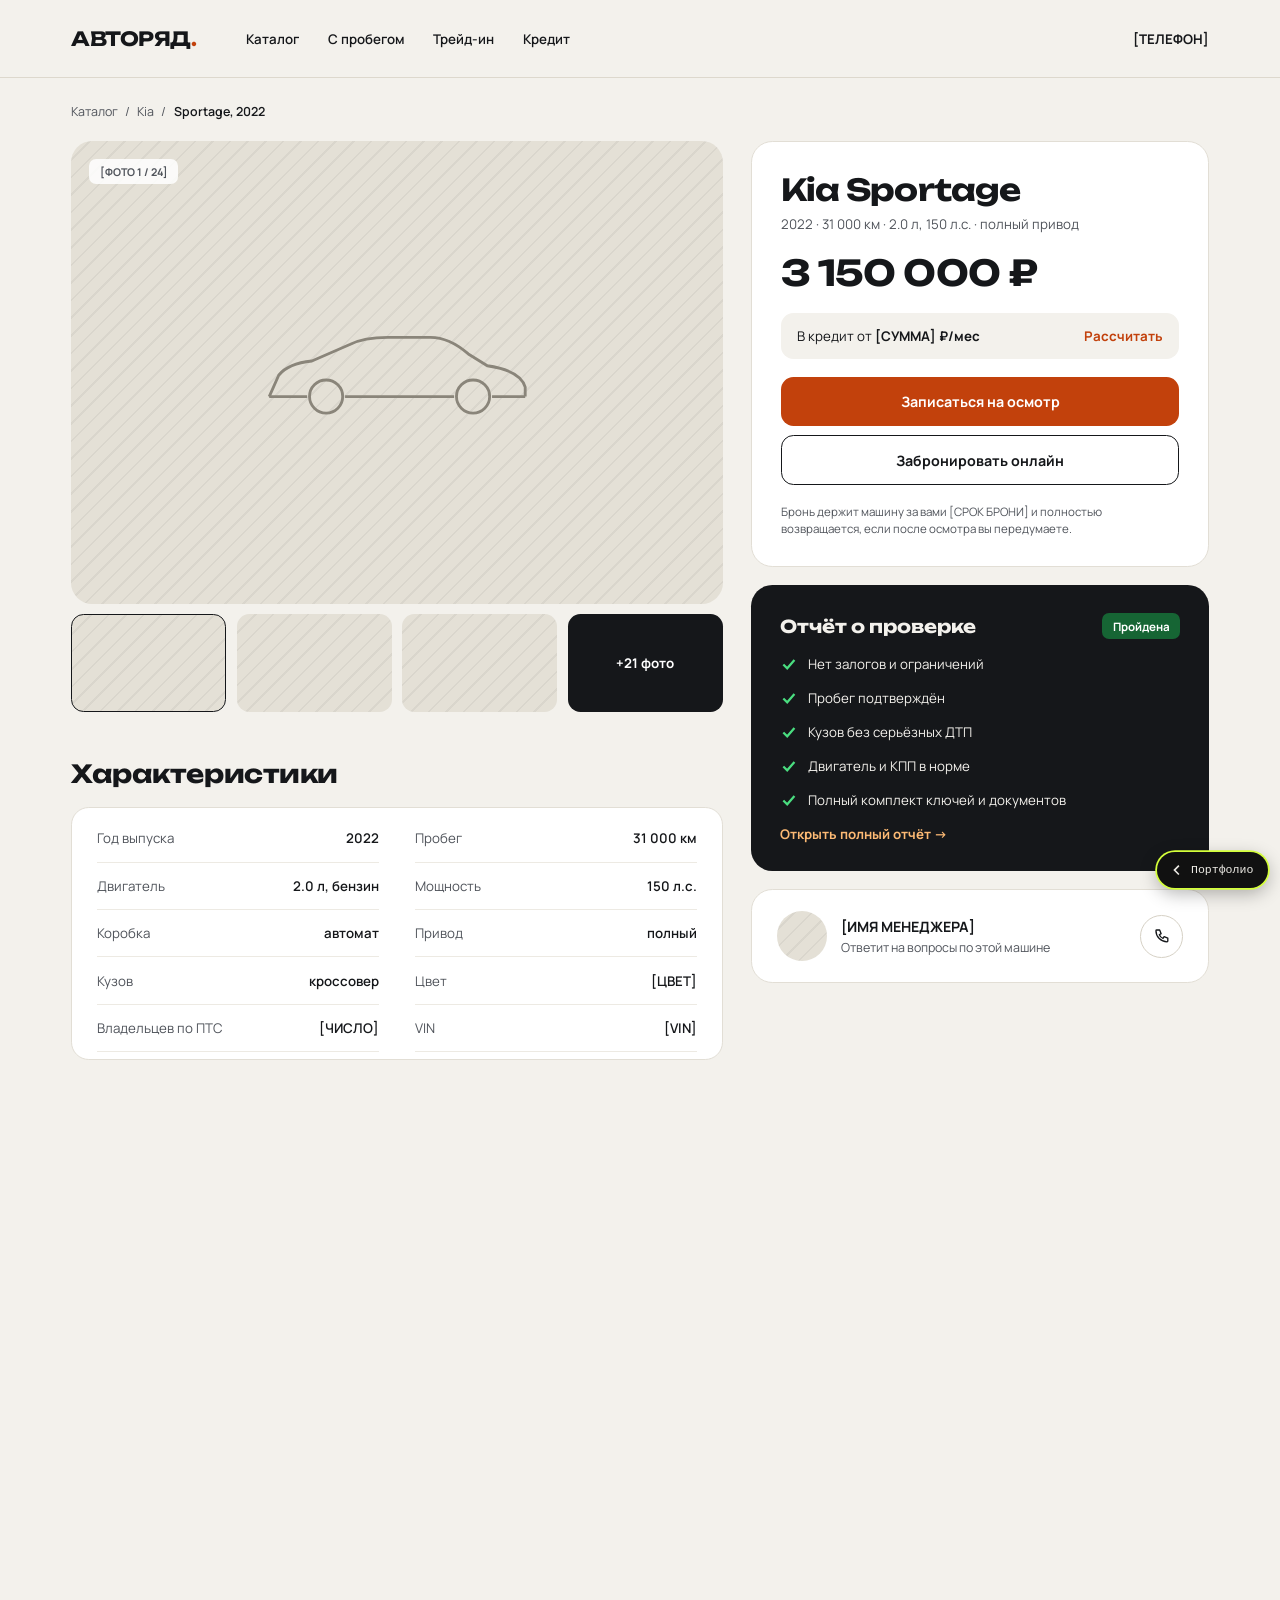
<file: avtoryad-car.html>
<!doctype html>
<html lang="ru"><head><meta charset="utf-8"><meta name="viewport" content="width=device-width,initial-scale=1"><title>Авторяд — Kia Sportage</title><script>function fit(){var z=Math.min(1,innerWidth/1440);document.body.style.zoom=z}addEventListener("resize",fit);addEventListener("DOMContentLoaded",fit);</script><style>html,body{margin:0;overflow-x:hidden}</style><style>
    .sc-placeholder{background:color-mix(in srgb,currentColor 8%,transparent);
      border:1px solid color-mix(in srgb,currentColor 50%,transparent);
      border-radius:2px;box-sizing:border-box;overflow:hidden}
    @keyframes sc-shine{0%{background-position:100% 50%}100%{background-position:0% 50%}}
    html.sc-dc-streaming .sc-placeholder,
    html.sc-dc-streaming .sc-interp.sc-missing{position:relative;
      background:color-mix(in srgb,currentColor 5%,transparent);
      border-color:transparent}
    html.sc-dc-streaming .sc-placeholder::before,
    html.sc-dc-streaming .sc-interp.sc-missing::before{content:'';
      position:absolute;inset:0;pointer-events:none;
      background:linear-gradient(90deg,rgba(217,119,87,0) 25%,rgba(247,225,211,.95) 37%,rgba(217,119,87,0) 63%);
      background-size:400% 100%;animation:sc-shine 1.4s ease infinite}
    html.sc-dc-streaming .sc-placeholder:nth-child(n+9 of .sc-placeholder)::before,
    html.sc-dc-streaming .sc-interp.sc-missing:nth-child(n+9 of .sc-interp.sc-missing)::before{animation:none;
      background:color-mix(in srgb,currentColor 8%,transparent)}
    .sc-placeholder-error{padding:4px 8px;font:11px/1.4 ui-monospace,monospace;
      color:color-mix(in srgb,currentColor 70%,transparent);word-break:break-word}
    .sc-interp.sc-missing{display:inline-block;width:2em;height:1em;overflow:hidden;
      vertical-align:text-bottom;background:rgba(255,255,255,.3);border:1px solid rgba(0,0,0,.5);
      border-radius:2px;box-sizing:border-box;color:transparent;
      user-select:none}
    .sc-interp.sc-unresolved{font-family:ui-monospace,monospace;font-size:.85em;
      color:color-mix(in srgb,currentColor 50%,transparent);
      background:color-mix(in srgb,currentColor 10%,transparent);border-radius:3px;
      padding:0 3px}
    .sc-host.sc-has-error{position:relative}
    .sc-logic-error{position:absolute;top:8px;left:8px;z-index:2147483647;max-width:60ch;
      padding:6px 10px;background:#b00020;color:#fff;font:12px/1.4 ui-monospace,monospace;
      border-radius:4px;white-space:pre-wrap;pointer-events:none}
    /* Mirrors PRINT_BASELINE_CSS in apps/web deck-stage-export.ts — keep both
       in sync until dc-runtime regains a build step. */
    @media print {
      @page { margin: 0.5cm; }
      figure, table { break-inside: avoid; }
      #dc-root, #dc-root > .sc-host { height: auto; }
      *, *::before, *::after {
        print-color-adjust: exact; -webkit-print-color-adjust: exact;
        backdrop-filter: none !important; -webkit-backdrop-filter: none !important;
        animation-delay: -99s !important; animation-duration: .001s !important;
        animation-iteration-count: 1 !important; animation-fill-mode: both !important;
        animation-play-state: running !important; transition-duration: 0s !important;
      }
    }
  </style>
<meta charset="utf-8">

<style>x-dc{display:none!important}</style>
<link rel="preconnect" href="https://fonts.googleapis.com" data-dc-tpl="1"><link href="https://fonts.googleapis.com/css2?family=Unbounded:wght@500;700&amp;family=Manrope:wght@400;500;600;700&amp;display=swap" rel="stylesheet" data-dc-tpl="2"><style data-dc-tpl="3">
body{margin:0;font-family:Manrope,system-ui,sans-serif;background:#F3F1EC;color:#15171A}
a{color:#C2410C}a:hover{color:#9A3412}
.ph{background-color:#E4E0D6;background-image:repeating-linear-gradient(135deg,rgba(21,23,26,.05) 0 2px,transparent 2px 14px)}
</style></head>
<body>
<!-- kt-transition: шторка портфолио Kyotomoon -->
<style id="kt-style">
#kt-cur{position:fixed;left:0;right:0;top:-40vh;bottom:-40vh;z-index:2147483646;background:#D4FF3A;display:none;align-items:flex-end;padding:0 clamp(20px,4vw,56px) calc(40vh + clamp(20px,4vw,56px));pointer-events:none;will-change:transform}
#kt-cur span{font:800 clamp(36px,7vw,96px)/.95 "Inter Tight",system-ui,-apple-system,"Segoe UI",sans-serif;letter-spacing:-.04em;color:#111}
#kt-cur i{position:absolute;top:calc(40vh + clamp(20px,4vw,56px));left:clamp(20px,4vw,56px);font:500 13px/1 ui-monospace,"SF Mono",Menlo,Consolas,monospace;font-style:normal;letter-spacing:.06em;text-transform:uppercase;color:#111}
@media (pointer:coarse){#kt-cur{padding-bottom:calc(40vh + 110px + env(safe-area-inset-bottom))}#kt-cur i{top:calc(40vh + 90px + env(safe-area-inset-top))}}
#kt-back{position:fixed;right:max(14px,env(safe-area-inset-right));bottom:calc(14px + env(safe-area-inset-bottom));z-index:2147483645;display:inline-flex;align-items:center;justify-content:center;gap:8px;height:40px;min-width:40px;padding:0 16px 0 14px;border-radius:999px;background:#111;color:#ECEAE4;font:500 13px/1 ui-monospace,"SF Mono",Menlo,Consolas,monospace;text-decoration:none;box-shadow:0 0 0 2px #D4FF3A,0 6px 20px rgba(0,0,0,.3);transition:transform .25s,opacity .25s}
#kt-back svg{width:16px;height:16px;flex:none}
#kt-back:hover{transform:translateY(-2px)}
#kt-back:focus-visible{outline:2px solid #D4FF3A;outline-offset:4px}
#kt-back.kt-hide{transform:translateY(80px);opacity:0;pointer-events:none}
@media (max-width:700px),(pointer:coarse){#kt-back{padding:0;width:40px}#kt-back span{display:none}}
</style>
<div id="kt-cur" aria-hidden="true"><i></i><span></span></div>
<a id="kt-back" href="/" aria-label="Вернуться в портфолио"><svg viewBox="0 0 16 16" fill="none" stroke="currentColor" stroke-width="1.8" aria-hidden="true"><path d="M10 3 5 8l5 5"/></svg><span>Портфолио</span></a>
<script>
(function(){
  var cur=document.getElementById('kt-cur'),back=document.getElementById('kt-back');
  var still=window.matchMedia&&matchMedia('(prefers-reduced-motion: reduce)').matches;
  var t=null;try{t=sessionStorage.getItem('kt-wipe');sessionStorage.removeItem('kt-wipe')}catch(e){}
  if(t&&!still&&cur.animate){
    cur.querySelector('span').textContent=t;cur.querySelector('i').textContent='Открываю';cur.style.display='flex';
    var go=function(){cur.animate([{transform:'translateY(0)'},{transform:'translateY(-100%)'}],{duration:700,easing:'cubic-bezier(.7,0,.2,1)',fill:'forwards'}).onfinish=function(){cur.style.display='none'}};
    if(document.readyState==='complete')setTimeout(go,150);else addEventListener('load',function(){setTimeout(go,150)});
    setTimeout(go,2500);
  }
  var y=scrollY;addEventListener('scroll',function(){var n=scrollY;back.classList.toggle('kt-hide',n>y&&n>120);y=n},{passive:true});
  back.addEventListener('click',function(e){
    if(e.button!==0||e.metaKey||e.ctrlKey||e.shiftKey||e.altKey||still||!cur.animate)return;
    e.preventDefault();if(cur.style.display==='flex')return;
    var href=back.getAttribute('href');try{sessionStorage.setItem('kt-wipe','Портфолио')}catch(e){}
    cur.querySelector('span').textContent='Портфолио';cur.querySelector('i').textContent='Возвращаюсь';cur.style.display='flex';
    cur.animate([{transform:'translateY(100%)'},{transform:'translateY(0)'}],{duration:560,easing:'cubic-bezier(.7,0,.2,1)',fill:'forwards'}).onfinish=function(){setTimeout(function(){location.href=href},120)};
    setTimeout(function(){location.href=href},1200);
  });
  addEventListener('pageshow',function(e){if(e.persisted){cur.style.display='none';cur.getAnimations&&cur.getAnimations().forEach(function(a){a.cancel()})}});
})();
</script>
<!-- /kt-transition -->

<div id="dc-root"><div class="sc-host" data-sc-name="Car"><div data-dc-tpl="4" style="width: 1440px; height: 1640px; box-sizing: border-box; display: flex; flex-direction: column; background: rgb(243, 241, 236); font-family: Manrope, system-ui, sans-serif; color: rgb(21, 23, 26);"><header data-dc-tpl="5" style="height: 88px; box-sizing: border-box; padding: 0px 80px; display: flex; align-items: center; justify-content: space-between; border-bottom: 1px solid rgb(221, 216, 205);"><div data-dc-tpl="6" style="display: flex; align-items: center; gap: 56px;"><a data-dc-tpl="7" href="avtoryad.html" style="font-family: Unbounded, sans-serif; font-weight: 700; font-size: 22px; letter-spacing: -0.5px; color: rgb(21, 23, 26); text-decoration: none;">АВТОРЯД<span data-dc-tpl="8" style="color: rgb(194, 65, 12);">.</span></a><nav data-dc-tpl="9" style="display: flex; gap: 32px; font-size: 15px; font-weight: 600;"><a data-dc-tpl="10" href="avtoryad.html" style="color: rgb(21, 23, 26); text-decoration: none;">Каталог</a><a data-dc-tpl="11" href="avtoryad.html" style="color: rgb(21, 23, 26); text-decoration: none;">С пробегом</a><a data-dc-tpl="12" href="avtoryad.html" style="color: rgb(21, 23, 26); text-decoration: none;">Трейд-ин</a><a data-dc-tpl="13" href="avtoryad.html" style="color: rgb(21, 23, 26); text-decoration: none;">Кредит</a></nav></div><div data-dc-tpl="14" style="font-size: 15px; font-weight: 700;">[ТЕЛЕФОН]</div></header><div data-dc-tpl="15" style="padding: 28px 80px 0px; font-size: 14px; color: rgb(80, 84, 91); display: flex; gap: 8px;"><a data-dc-tpl="16" href="avtoryad.html" style="color: rgb(80, 84, 91); text-decoration: none;">Каталог</a><span data-dc-tpl="17">/</span><span data-dc-tpl="18">Kia</span><span data-dc-tpl="19">/</span><span data-dc-tpl="20" style="color: rgb(21, 23, 26); font-weight: 600;">Sportage, 2022</span></div><section data-dc-tpl="21" style="padding: 24px 80px 64px; display: grid; grid-template-columns: repeat(12, minmax(0px, 1fr)); gap: 32px;"><div data-dc-tpl="22" style="grid-column: span 7; display: flex; flex-direction: column; gap: 12px;"><div data-dc-tpl="23" class="ph" style="height: 520px; border-radius: 24px; display: flex; align-items: center; justify-content: center; position: relative;"><svg data-dc-tpl="24" width="320" height="128" viewBox="0 0 120 48" fill="none" stroke="#8A857A" stroke-width="1.2" stroke-linejoin="round" aria-hidden="true"><path data-dc-tpl="25" d="M6 34 L10 25 Q14 20 24 19 L40 12 Q46 9 56 9 L74 9 Q82 9 90 16 L98 21 Q112 23 114 30 L114 34"></path><path data-dc-tpl="26" d="M6 34 L22 34 M38 34 L84 34 M100 34 L114 34"></path><circle data-dc-tpl="27" cx="30" cy="34" r="7"></circle><circle data-dc-tpl="28" cx="92" cy="34" r="7"></circle></svg><div data-dc-tpl="29" style="position: absolute; left: 20px; top: 20px; padding: 6px 12px; border-radius: 8px; background: rgba(255, 255, 255, 0.85); font-size: 12px; font-weight: 700; color: rgb(80, 84, 91);">[ФОТО 1 / 24]</div></div><div data-dc-tpl="30" style="display: grid; grid-template-columns: repeat(4, minmax(0px, 1fr)); gap: 12px;"><button data-dc-tpl="31" type="button" class="ph" aria-label="Фото 1" style="height: 110px; border-radius: 14px; border: 2px solid rgb(21, 23, 26); cursor: pointer;"></button><button data-dc-tpl="32" type="button" class="ph" aria-label="Фото 2" style="height: 110px; border-radius: 14px; border: 0px; cursor: pointer;"></button><button data-dc-tpl="33" type="button" class="ph" aria-label="Фото 3" style="height: 110px; border-radius: 14px; border: 0px; cursor: pointer;"></button><button data-dc-tpl="34" type="button" aria-label="Все фото" style="height: 110px; border-radius: 14px; border: 0px; background: rgb(21, 23, 26); color: rgb(255, 255, 255); font-family: inherit; font-size: 15px; font-weight: 700; cursor: pointer;">+21 фото</button></div><h2 data-dc-tpl="35" style="margin: 40px 0px 8px; font-family: Unbounded, sans-serif; font-size: 28px; font-weight: 700; letter-spacing: -0.5px;">Характеристики</h2><div data-dc-tpl="36" style="display: grid; grid-template-columns: repeat(2, minmax(0px, 1fr)); column-gap: 40px; background: rgb(255, 255, 255); border: 1px solid rgb(226, 222, 213); border-radius: 20px; padding: 8px 28px;"><div data-dc-tpl="38" style="display: flex; justify-content: space-between; padding: 16px 0px; border-bottom: 1px solid rgb(237, 234, 227); font-size: 15px;"><span data-dc-tpl="39" style="color: rgb(80, 84, 91);"><span class="sc-interp">Год выпуска</span></span><span data-dc-tpl="40" style="font-weight: 600;"><span class="sc-interp">2022</span></span></div><div data-dc-tpl="38" style="display: flex; justify-content: space-between; padding: 16px 0px; border-bottom: 1px solid rgb(237, 234, 227); font-size: 15px;"><span data-dc-tpl="39" style="color: rgb(80, 84, 91);"><span class="sc-interp">Пробег</span></span><span data-dc-tpl="40" style="font-weight: 600;"><span class="sc-interp">31 000 км</span></span></div><div data-dc-tpl="38" style="display: flex; justify-content: space-between; padding: 16px 0px; border-bottom: 1px solid rgb(237, 234, 227); font-size: 15px;"><span data-dc-tpl="39" style="color: rgb(80, 84, 91);"><span class="sc-interp">Двигатель</span></span><span data-dc-tpl="40" style="font-weight: 600;"><span class="sc-interp">2.0 л, бензин</span></span></div><div data-dc-tpl="38" style="display: flex; justify-content: space-between; padding: 16px 0px; border-bottom: 1px solid rgb(237, 234, 227); font-size: 15px;"><span data-dc-tpl="39" style="color: rgb(80, 84, 91);"><span class="sc-interp">Мощность</span></span><span data-dc-tpl="40" style="font-weight: 600;"><span class="sc-interp">150 л.с.</span></span></div><div data-dc-tpl="38" style="display: flex; justify-content: space-between; padding: 16px 0px; border-bottom: 1px solid rgb(237, 234, 227); font-size: 15px;"><span data-dc-tpl="39" style="color: rgb(80, 84, 91);"><span class="sc-interp">Коробка</span></span><span data-dc-tpl="40" style="font-weight: 600;"><span class="sc-interp">автомат</span></span></div><div data-dc-tpl="38" style="display: flex; justify-content: space-between; padding: 16px 0px; border-bottom: 1px solid rgb(237, 234, 227); font-size: 15px;"><span data-dc-tpl="39" style="color: rgb(80, 84, 91);"><span class="sc-interp">Привод</span></span><span data-dc-tpl="40" style="font-weight: 600;"><span class="sc-interp">полный</span></span></div><div data-dc-tpl="38" style="display: flex; justify-content: space-between; padding: 16px 0px; border-bottom: 1px solid rgb(237, 234, 227); font-size: 15px;"><span data-dc-tpl="39" style="color: rgb(80, 84, 91);"><span class="sc-interp">Кузов</span></span><span data-dc-tpl="40" style="font-weight: 600;"><span class="sc-interp">кроссовер</span></span></div><div data-dc-tpl="38" style="display: flex; justify-content: space-between; padding: 16px 0px; border-bottom: 1px solid rgb(237, 234, 227); font-size: 15px;"><span data-dc-tpl="39" style="color: rgb(80, 84, 91);"><span class="sc-interp">Цвет</span></span><span data-dc-tpl="40" style="font-weight: 600;"><span class="sc-interp">[ЦВЕТ]</span></span></div><div data-dc-tpl="38" style="display: flex; justify-content: space-between; padding: 16px 0px; border-bottom: 1px solid rgb(237, 234, 227); font-size: 15px;"><span data-dc-tpl="39" style="color: rgb(80, 84, 91);"><span class="sc-interp">Владельцев по ПТС</span></span><span data-dc-tpl="40" style="font-weight: 600;"><span class="sc-interp">[ЧИСЛО]</span></span></div><div data-dc-tpl="38" style="display: flex; justify-content: space-between; padding: 16px 0px; border-bottom: 1px solid rgb(237, 234, 227); font-size: 15px;"><span data-dc-tpl="39" style="color: rgb(80, 84, 91);"><span class="sc-interp">VIN</span></span><span data-dc-tpl="40" style="font-weight: 600;"><span class="sc-interp">[VIN]</span></span></div></div></div><aside data-dc-tpl="41" style="grid-column: span 5; display: flex; flex-direction: column; gap: 20px;"><div data-dc-tpl="42" style="background: rgb(255, 255, 255); border: 1px solid rgb(226, 222, 213); border-radius: 24px; padding: 32px; display: flex; flex-direction: column; gap: 20px;"><div data-dc-tpl="43" style="display: flex; flex-direction: column; gap: 8px;"><h1 data-dc-tpl="44" style="margin: 0px; font-family: Unbounded, sans-serif; font-size: 34px; font-weight: 700; letter-spacing: -1px;">Kia Sportage</h1><div data-dc-tpl="45" style="font-size: 15px; color: rgb(80, 84, 91);">2022 · 31 000 км · 2.0 л, 150 л.с. · полный привод</div></div><div data-dc-tpl="46" style="display: flex; align-items: baseline; gap: 16px;"><div data-dc-tpl="47" style="font-family: Unbounded, sans-serif; font-size: 40px; font-weight: 700; letter-spacing: -1px;">3 150 000 ₽</div></div><div data-dc-tpl="48" style="padding: 16px 18px; border-radius: 14px; background: rgb(243, 241, 236); display: flex; justify-content: space-between; align-items: center; font-size: 15px;"><span data-dc-tpl="49">В кредит от <b data-dc-tpl="50">[СУММА] ₽/мес</b></span><a data-dc-tpl="51" href="#calc" style="font-weight: 700; text-decoration: none;">Рассчитать</a></div><div data-dc-tpl="52" style="display: flex; flex-direction: column; gap: 10px;"><button data-dc-tpl="53" type="button" style="height: 56px; border-radius: 14px; border: 0px; background: rgb(194, 65, 12); color: rgb(255, 255, 255); font-family: inherit; font-size: 16px; font-weight: 700; cursor: pointer;">Записаться на осмотр</button><button data-dc-tpl="54" type="button" style="height: 56px; border-radius: 14px; border: 1px solid rgb(21, 23, 26); background: transparent; color: rgb(21, 23, 26); font-family: inherit; font-size: 16px; font-weight: 700; cursor: pointer;">Забронировать онлайн</button></div><div data-dc-tpl="55" style="font-size: 13px; color: rgb(80, 84, 91); line-height: 1.5;">Бронь держит машину за вами [СРОК БРОНИ] и полностью возвращается, если после осмотра вы передумаете.</div></div><div data-dc-tpl="56" style="background: rgb(21, 23, 26); color: rgb(243, 241, 236); border-radius: 24px; padding: 32px; display: flex; flex-direction: column; gap: 18px;"><div data-dc-tpl="57" style="display: flex; justify-content: space-between; align-items: center;"><div data-dc-tpl="58" style="font-family: Unbounded, sans-serif; font-size: 20px; font-weight: 700;">Отчёт о проверке</div><div data-dc-tpl="59" style="padding: 6px 12px; border-radius: 8px; background: rgb(22, 101, 52); color: rgb(255, 255, 255); font-size: 13px; font-weight: 700;">Пройдена</div></div><div data-dc-tpl="61" style="display: flex; align-items: center; gap: 12px; font-size: 15px;"><svg data-dc-tpl="62" width="20" height="20" viewBox="0 0 16 16" fill="none" stroke="#4ADE80" stroke-width="2" aria-hidden="true"><path data-dc-tpl="63" d="M3 8.5 L6.5 12 L13 4.5"></path></svg><span class="sc-interp">Нет залогов и ограничений</span>
</div><div data-dc-tpl="61" style="display: flex; align-items: center; gap: 12px; font-size: 15px;"><svg data-dc-tpl="62" width="20" height="20" viewBox="0 0 16 16" fill="none" stroke="#4ADE80" stroke-width="2" aria-hidden="true"><path data-dc-tpl="63" d="M3 8.5 L6.5 12 L13 4.5"></path></svg><span class="sc-interp">Пробег подтверждён</span>
</div><div data-dc-tpl="61" style="display: flex; align-items: center; gap: 12px; font-size: 15px;"><svg data-dc-tpl="62" width="20" height="20" viewBox="0 0 16 16" fill="none" stroke="#4ADE80" stroke-width="2" aria-hidden="true"><path data-dc-tpl="63" d="M3 8.5 L6.5 12 L13 4.5"></path></svg><span class="sc-interp">Кузов без серьёзных ДТП</span>
</div><div data-dc-tpl="61" style="display: flex; align-items: center; gap: 12px; font-size: 15px;"><svg data-dc-tpl="62" width="20" height="20" viewBox="0 0 16 16" fill="none" stroke="#4ADE80" stroke-width="2" aria-hidden="true"><path data-dc-tpl="63" d="M3 8.5 L6.5 12 L13 4.5"></path></svg><span class="sc-interp">Двигатель и КПП в норме</span>
</div><div data-dc-tpl="61" style="display: flex; align-items: center; gap: 12px; font-size: 15px;"><svg data-dc-tpl="62" width="20" height="20" viewBox="0 0 16 16" fill="none" stroke="#4ADE80" stroke-width="2" aria-hidden="true"><path data-dc-tpl="63" d="M3 8.5 L6.5 12 L13 4.5"></path></svg><span class="sc-interp">Полный комплект ключей и документов</span>
</div><a data-dc-tpl="64" href="#report" style="color: rgb(253, 186, 116); font-size: 15px; font-weight: 700; text-decoration: none;">Открыть полный отчёт →</a></div><div data-dc-tpl="65" style="background: rgb(255, 255, 255); border: 1px solid rgb(226, 222, 213); border-radius: 24px; padding: 24px 28px; display: flex; align-items: center; gap: 16px;"><div data-dc-tpl="66" class="ph" style="width: 56px; height: 56px; border-radius: 28px;"></div><div data-dc-tpl="67" style="display: flex; flex-direction: column; gap: 4px; flex-grow: 1;"><div data-dc-tpl="68" style="font-size: 16px; font-weight: 700;">[ИМЯ МЕНЕДЖЕРА]</div><div data-dc-tpl="69" style="font-size: 14px; color: rgb(80, 84, 91);">Ответит на вопросы по этой машине</div></div><button data-dc-tpl="70" type="button" aria-label="Позвонить менеджеру" style="width: 48px; height: 48px; border-radius: 24px; border: 1px solid rgb(214, 209, 197); background: rgb(255, 255, 255); cursor: pointer; display: flex; align-items: center; justify-content: center;"><svg data-dc-tpl="71" width="20" height="20" viewBox="0 0 24 24" fill="none" stroke="#15171A" stroke-width="1.8" stroke-linejoin="round" aria-hidden="true"><path data-dc-tpl="72" d="M5 4 H9 L11 9 L8.5 10.5 C9.5 12.8 11.2 14.5 13.5 15.5 L15 13 L20 15 V19 C20 19.6 19.6 20 19 20 C10.7 20 4 13.3 4 5 C4 4.4 4.4 4 5 4 Z"></path></svg></button></div></aside></section></div></div></div>



</body></html>
</file>
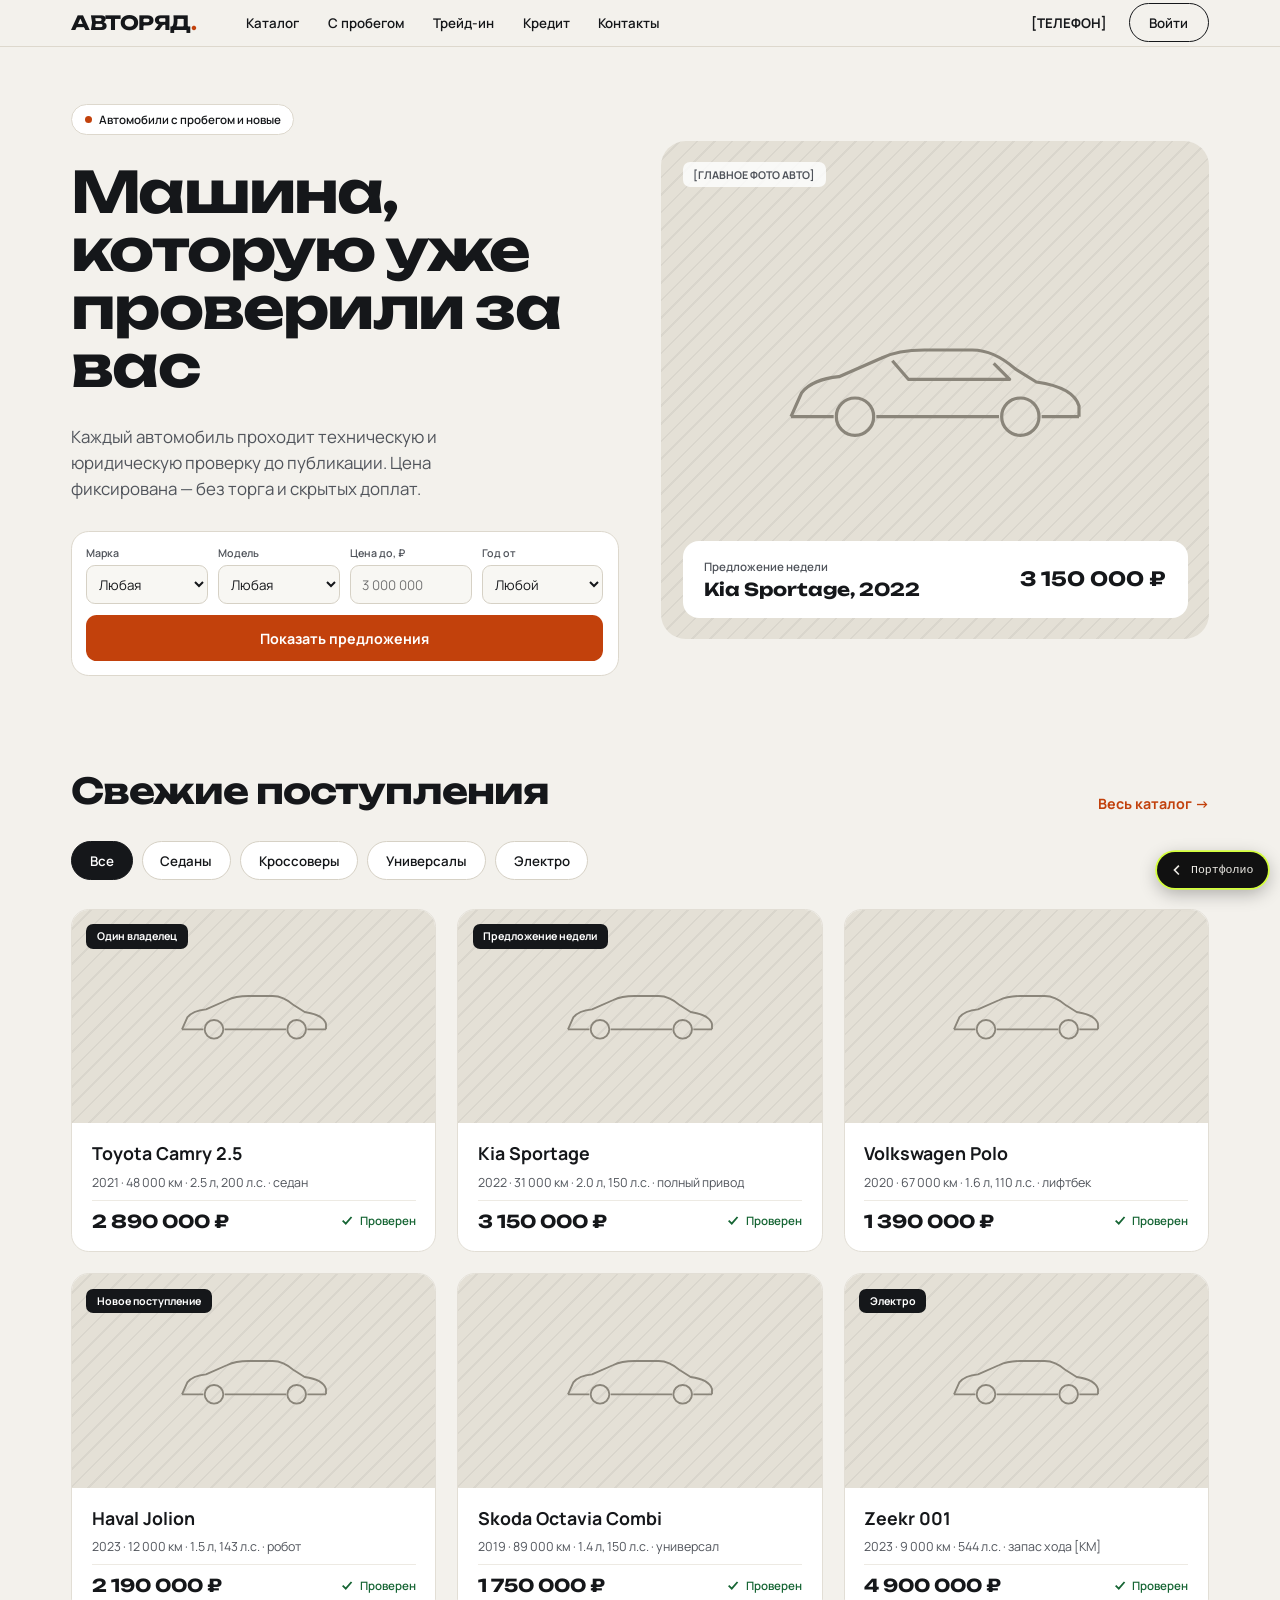
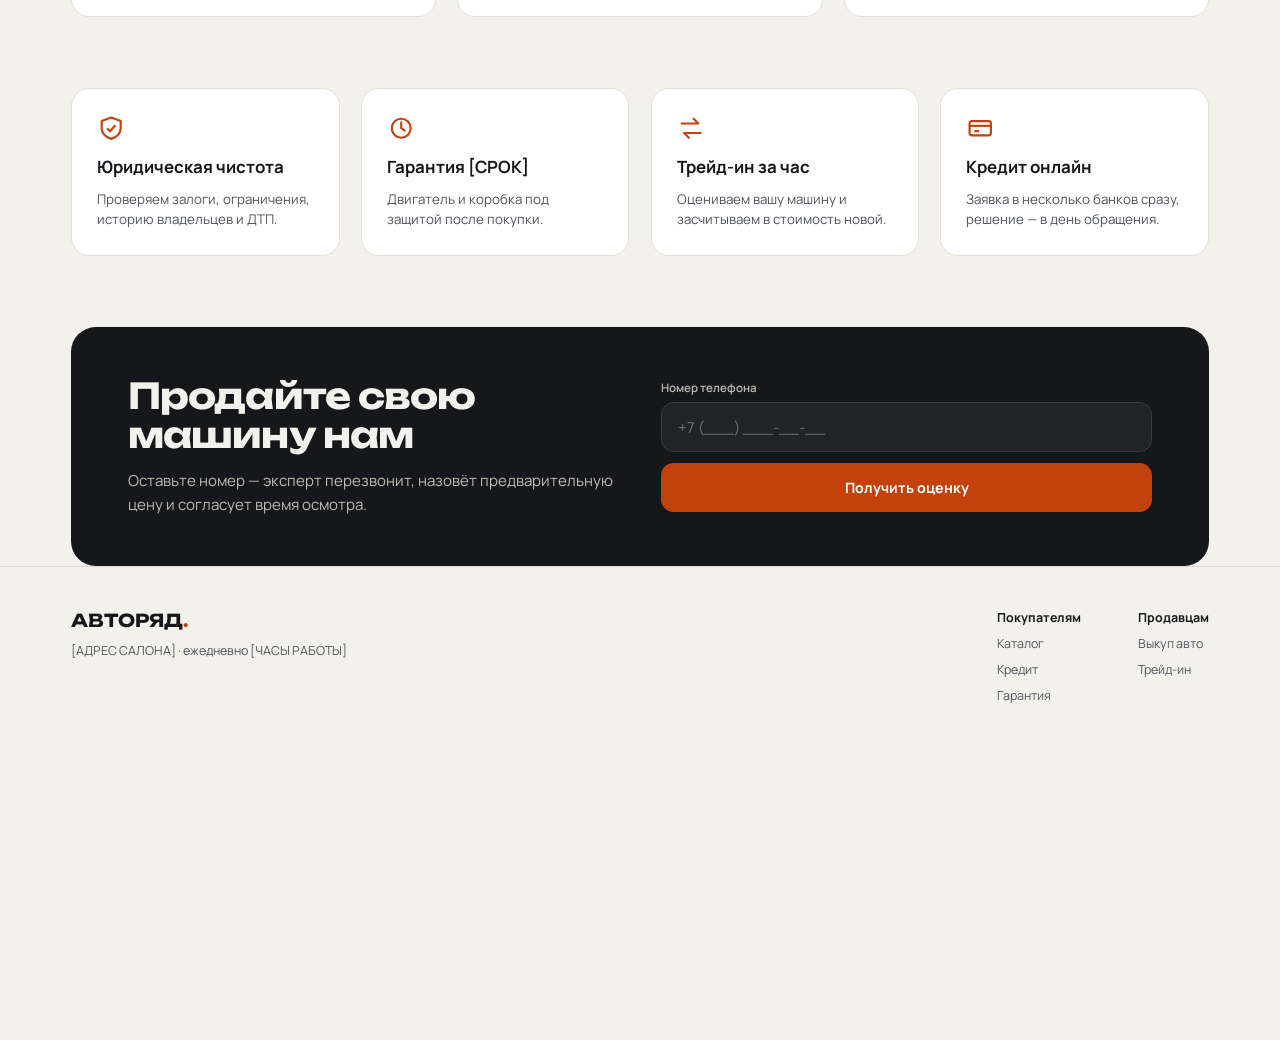
<file: avtoryad-m.html>
<!doctype html>
<html lang="ru"><head><meta charset="utf-8"><meta name="viewport" content="width=device-width,initial-scale=1"><title>Авторяд</title><script>if(innerWidth>=700)location.replace('avtoryad.html');function fit(){var z=Math.min(1,innerWidth/390);document.body.style.zoom=z}addEventListener("resize",fit);addEventListener("DOMContentLoaded",fit);</script><style>html,body{margin:0;overflow-x:hidden}</style><style>
    .sc-placeholder{background:color-mix(in srgb,currentColor 8%,transparent);
      border:1px solid color-mix(in srgb,currentColor 50%,transparent);
      border-radius:2px;box-sizing:border-box;overflow:hidden}
    @keyframes sc-shine{0%{background-position:100% 50%}100%{background-position:0% 50%}}
    html.sc-dc-streaming .sc-placeholder,
    html.sc-dc-streaming .sc-interp.sc-missing{position:relative;
      background:color-mix(in srgb,currentColor 5%,transparent);
      border-color:transparent}
    html.sc-dc-streaming .sc-placeholder::before,
    html.sc-dc-streaming .sc-interp.sc-missing::before{content:'';
      position:absolute;inset:0;pointer-events:none;
      background:linear-gradient(90deg,rgba(217,119,87,0) 25%,rgba(247,225,211,.95) 37%,rgba(217,119,87,0) 63%);
      background-size:400% 100%;animation:sc-shine 1.4s ease infinite}
    html.sc-dc-streaming .sc-placeholder:nth-child(n+9 of .sc-placeholder)::before,
    html.sc-dc-streaming .sc-interp.sc-missing:nth-child(n+9 of .sc-interp.sc-missing)::before{animation:none;
      background:color-mix(in srgb,currentColor 8%,transparent)}
    .sc-placeholder-error{padding:4px 8px;font:11px/1.4 ui-monospace,monospace;
      color:color-mix(in srgb,currentColor 70%,transparent);word-break:break-word}
    .sc-interp.sc-missing{display:inline-block;width:2em;height:1em;overflow:hidden;
      vertical-align:text-bottom;background:rgba(255,255,255,.3);border:1px solid rgba(0,0,0,.5);
      border-radius:2px;box-sizing:border-box;color:transparent;
      user-select:none}
    .sc-interp.sc-unresolved{font-family:ui-monospace,monospace;font-size:.85em;
      color:color-mix(in srgb,currentColor 50%,transparent);
      background:color-mix(in srgb,currentColor 10%,transparent);border-radius:3px;
      padding:0 3px}
    .sc-host.sc-has-error{position:relative}
    .sc-logic-error{position:absolute;top:8px;left:8px;z-index:2147483647;max-width:60ch;
      padding:6px 10px;background:#b00020;color:#fff;font:12px/1.4 ui-monospace,monospace;
      border-radius:4px;white-space:pre-wrap;pointer-events:none}
    /* Mirrors PRINT_BASELINE_CSS in apps/web deck-stage-export.ts — keep both
       in sync until dc-runtime regains a build step. */
    @media print {
      @page { margin: 0.5cm; }
      figure, table { break-inside: avoid; }
      #dc-root, #dc-root > .sc-host { height: auto; }
      *, *::before, *::after {
        print-color-adjust: exact; -webkit-print-color-adjust: exact;
        backdrop-filter: none !important; -webkit-backdrop-filter: none !important;
        animation-delay: -99s !important; animation-duration: .001s !important;
        animation-iteration-count: 1 !important; animation-fill-mode: both !important;
        animation-play-state: running !important; transition-duration: 0s !important;
      }
    }
  </style>
<meta charset="utf-8">

<style>x-dc{display:none!important}</style>
<link rel="preconnect" href="https://fonts.googleapis.com" data-dc-tpl="1"><link href="https://fonts.googleapis.com/css2?family=Unbounded:wght@500;700&amp;family=Manrope:wght@400;500;600;700&amp;display=swap" rel="stylesheet" data-dc-tpl="2"><style data-dc-tpl="3">
body{margin:0;font-family:Manrope,system-ui,sans-serif;background:#F3F1EC;color:#15171A}
a{color:#C2410C}a:hover{color:#9A3412}
.ph{background-color:#E4E0D6;background-image:repeating-linear-gradient(135deg,rgba(21,23,26,.05) 0 2px,transparent 2px 14px)}
</style></head>
<body>
<!-- kt-transition: шторка портфолио Kyotomoon -->
<style id="kt-style">
#kt-cur{position:fixed;left:0;right:0;top:-40vh;bottom:-40vh;z-index:2147483646;background:#D4FF3A;display:none;align-items:flex-end;padding:0 clamp(20px,4vw,56px) calc(40vh + clamp(20px,4vw,56px));pointer-events:none;will-change:transform}
#kt-cur span{font:800 clamp(36px,7vw,96px)/.95 "Inter Tight",system-ui,-apple-system,"Segoe UI",sans-serif;letter-spacing:-.04em;color:#111}
#kt-cur i{position:absolute;top:calc(40vh + clamp(20px,4vw,56px));left:clamp(20px,4vw,56px);font:500 13px/1 ui-monospace,"SF Mono",Menlo,Consolas,monospace;font-style:normal;letter-spacing:.06em;text-transform:uppercase;color:#111}
@media (pointer:coarse){#kt-cur{padding-bottom:calc(40vh + 110px + env(safe-area-inset-bottom))}#kt-cur i{top:calc(40vh + 90px + env(safe-area-inset-top))}}
#kt-back{position:fixed;right:max(14px,env(safe-area-inset-right));bottom:calc(14px + env(safe-area-inset-bottom));z-index:2147483645;display:inline-flex;align-items:center;justify-content:center;gap:8px;height:40px;min-width:40px;padding:0 16px 0 14px;border-radius:999px;background:#111;color:#ECEAE4;font:500 13px/1 ui-monospace,"SF Mono",Menlo,Consolas,monospace;text-decoration:none;box-shadow:0 0 0 2px #D4FF3A,0 6px 20px rgba(0,0,0,.3);transition:transform .25s,opacity .25s}
#kt-back svg{width:16px;height:16px;flex:none}
#kt-back:hover{transform:translateY(-2px)}
#kt-back:focus-visible{outline:2px solid #D4FF3A;outline-offset:4px}
#kt-back.kt-hide{transform:translateY(80px);opacity:0;pointer-events:none}
@media (max-width:700px),(pointer:coarse){#kt-back{padding:0;width:40px}#kt-back span{display:none}}
</style>
<div id="kt-cur" aria-hidden="true"><i></i><span></span></div>
<a id="kt-back" href="/" aria-label="Вернуться в портфолио"><svg viewBox="0 0 16 16" fill="none" stroke="currentColor" stroke-width="1.8" aria-hidden="true"><path d="M10 3 5 8l5 5"/></svg><span>Портфолио</span></a>
<script>
(function(){
  var cur=document.getElementById('kt-cur'),back=document.getElementById('kt-back');
  var still=window.matchMedia&&matchMedia('(prefers-reduced-motion: reduce)').matches;
  var t=null;try{t=sessionStorage.getItem('kt-wipe');sessionStorage.removeItem('kt-wipe')}catch(e){}
  if(t&&!still&&cur.animate){
    cur.querySelector('span').textContent=t;cur.querySelector('i').textContent='Открываю';cur.style.display='flex';
    var go=function(){cur.animate([{transform:'translateY(0)'},{transform:'translateY(-100%)'}],{duration:700,easing:'cubic-bezier(.7,0,.2,1)',fill:'forwards'}).onfinish=function(){cur.style.display='none'}};
    if(document.readyState==='complete')setTimeout(go,150);else addEventListener('load',function(){setTimeout(go,150)});
    setTimeout(go,2500);
  }
  var y=scrollY;addEventListener('scroll',function(){var n=scrollY;back.classList.toggle('kt-hide',n>y&&n>120);y=n},{passive:true});
  back.addEventListener('click',function(e){
    if(e.button!==0||e.metaKey||e.ctrlKey||e.shiftKey||e.altKey||still||!cur.animate)return;
    e.preventDefault();if(cur.style.display==='flex')return;
    var href=back.getAttribute('href');try{sessionStorage.setItem('kt-wipe','Портфолио')}catch(e){}
    cur.querySelector('span').textContent='Портфолио';cur.querySelector('i').textContent='Возвращаюсь';cur.style.display='flex';
    cur.animate([{transform:'translateY(100%)'},{transform:'translateY(0)'}],{duration:560,easing:'cubic-bezier(.7,0,.2,1)',fill:'forwards'}).onfinish=function(){setTimeout(function(){location.href=href},120)};
    setTimeout(function(){location.href=href},1200);
  });
  addEventListener('pageshow',function(e){if(e.persisted){cur.style.display='none';cur.getAnimations&&cur.getAnimations().forEach(function(a){a.cancel()})}});
})();
</script>
<!-- /kt-transition -->

<div id="dc-root"><div class="sc-host" data-sc-name="Mobile"><div data-dc-tpl="4" style="width: 390px; height: 1500px; box-sizing: border-box; display: flex; flex-direction: column; background: rgb(243, 241, 236); font-family: Manrope, system-ui, sans-serif; color: rgb(21, 23, 26);"><header data-dc-tpl="5" style="height: 64px; box-sizing: border-box; padding: 0px 16px; display: flex; align-items: center; justify-content: space-between; border-bottom: 1px solid rgb(221, 216, 205);"><div data-dc-tpl="6" style="font-family: Unbounded, sans-serif; font-weight: 700; font-size: 18px;">АВТОРЯД<span data-dc-tpl="7" style="color: rgb(194, 65, 12);">.</span></div><button data-dc-tpl="8" type="button" aria-label="Меню" style="width: 44px; height: 44px; border-radius: 22px; border: 1px solid rgb(214, 209, 197); background: rgb(255, 255, 255); display: flex; align-items: center; justify-content: center; cursor: pointer;"><svg data-dc-tpl="9" width="20" height="20" viewBox="0 0 24 24" fill="none" stroke="#15171A" stroke-width="2" stroke-linecap="round" aria-hidden="true"><path data-dc-tpl="10" d="M4 7 H20 M4 12 H20 M4 17 H20"></path></svg></button></header><section data-dc-tpl="11" style="padding: 28px 16px 24px; display: flex; flex-direction: column; gap: 20px;"><h1 data-dc-tpl="12" style="margin: 0px; font-family: Unbounded, sans-serif; font-weight: 700; font-size: 32px; line-height: 1.08; letter-spacing: -1px;">Машина, которую уже проверили за вас</h1><p data-dc-tpl="13" style="margin: 0px; font-size: 16px; line-height: 1.5; color: rgb(80, 84, 91);">Техническая и юридическая проверка до публикации. Цена без торга.</p><form data-dc-tpl="14" style="display: flex; flex-direction: column; gap: 10px; padding: 14px; background: rgb(255, 255, 255); border-radius: 18px; border: 1px solid rgb(221, 216, 205);"><div data-dc-tpl="15" style="display: grid; grid-template-columns: repeat(2, minmax(0px, 1fr)); gap: 10px;"><label data-dc-tpl="16" style="display: flex; flex-direction: column; gap: 6px; font-size: 12px; font-weight: 600; color: rgb(80, 84, 91);">Марка
<select data-dc-tpl="17" style="height: 44px; border-radius: 10px; border: 1px solid rgb(214, 209, 197); background: rgb(248, 247, 243); padding: 0px 8px; font-family: inherit; font-size: 15px; color: rgb(21, 23, 26);"><option data-dc-tpl="18">Любая</option></select></label><label data-dc-tpl="19" style="display: flex; flex-direction: column; gap: 6px; font-size: 12px; font-weight: 600; color: rgb(80, 84, 91);">Цена до, ₽
<input data-dc-tpl="20" type="text" placeholder="3 000 000" style="height: 44px; box-sizing: border-box; border-radius: 10px; border: 1px solid rgb(214, 209, 197); background: rgb(248, 247, 243); padding: 0px 10px; font-family: inherit; font-size: 15px; color: rgb(21, 23, 26); width: 100%;"></label></div><a data-dc-tpl="21" href="avtoryad-car.html" style="height: 50px; display: flex; align-items: center; justify-content: center; border-radius: 12px; background: rgb(194, 65, 12); color: rgb(255, 255, 255); font-size: 16px; font-weight: 700; text-decoration: none;">Показать предложения</a></form></section><section data-dc-tpl="22" style="padding: 8px 0px 24px; display: flex; flex-direction: column; gap: 16px;"><h2 data-dc-tpl="23" style="margin: 0px; padding: 0px 16px; font-family: Unbounded, sans-serif; font-weight: 700; font-size: 22px;">Свежие поступления</h2><div data-dc-tpl="24" style="display: flex; gap: 8px; padding: 0px 16px; overflow: hidden;"><button data-dc-tpl="25" type="button" style="height: 44px; flex-shrink: 0; padding: 0px 16px; border-radius: 22px; border: 1px solid rgb(21, 23, 26); background: rgb(21, 23, 26); color: rgb(255, 255, 255); font-family: inherit; font-size: 14px; font-weight: 600;">Все</button><button data-dc-tpl="26" type="button" style="height: 44px; flex-shrink: 0; padding: 0px 16px; border-radius: 22px; border: 1px solid rgb(214, 209, 197); background: rgb(255, 255, 255); color: rgb(21, 23, 26); font-family: inherit; font-size: 14px; font-weight: 600;">Седаны</button><button data-dc-tpl="27" type="button" style="height: 44px; flex-shrink: 0; padding: 0px 16px; border-radius: 22px; border: 1px solid rgb(214, 209, 197); background: rgb(255, 255, 255); color: rgb(21, 23, 26); font-family: inherit; font-size: 14px; font-weight: 600;">Кроссоверы</button><button data-dc-tpl="28" type="button" style="height: 44px; flex-shrink: 0; padding: 0px 16px; border-radius: 22px; border: 1px solid rgb(214, 209, 197); background: rgb(255, 255, 255); color: rgb(21, 23, 26); font-family: inherit; font-size: 14px; font-weight: 600;">Электро</button></div><div data-dc-tpl="29" style="display: flex; flex-direction: column; gap: 14px; padding: 0px 16px;"><a data-dc-tpl="31" href="avtoryad-car.html" style="display: flex; flex-direction: column; background: rgb(255, 255, 255); border: 1px solid rgb(226, 222, 213); border-radius: 18px; overflow: hidden; text-decoration: none; color: rgb(21, 23, 26);"><div data-dc-tpl="32" class="ph" style="height: 190px; display: flex; align-items: center; justify-content: center;"><svg data-dc-tpl="33" width="150" height="60" viewBox="0 0 120 48" fill="none" stroke="#8A857A" stroke-width="1.4" stroke-linejoin="round" aria-hidden="true"><path data-dc-tpl="34" d="M6 34 L10 25 Q14 20 24 19 L40 12 Q46 9 56 9 L74 9 Q82 9 90 16 L98 21 Q112 23 114 30 L114 34"></path><path data-dc-tpl="35" d="M6 34 L22 34 M38 34 L84 34 M100 34 L114 34"></path><circle data-dc-tpl="36" cx="30" cy="34" r="7"></circle><circle data-dc-tpl="37" cx="92" cy="34" r="7"></circle></svg></div><div data-dc-tpl="38" style="padding: 16px 18px 18px; display: flex; flex-direction: column; gap: 8px;"><div data-dc-tpl="39" style="font-size: 18px; font-weight: 700;"><span class="sc-interp">Kia Sportage</span></div><div data-dc-tpl="40" style="font-size: 13px; color: rgb(80, 84, 91);"><span class="sc-interp">2022 · 31 000 км · 150 л.с. · полный привод</span></div><div data-dc-tpl="41" style="display: flex; justify-content: space-between; align-items: center;"><div data-dc-tpl="42" style="font-family: Unbounded, sans-serif; font-size: 18px; font-weight: 700;"><span class="sc-interp">3 150 000 ₽</span></div><div data-dc-tpl="43" style="font-size: 13px; font-weight: 600; color: rgb(22, 101, 52);">✓ Проверен</div></div></div></a><a data-dc-tpl="31" href="avtoryad-car.html" style="display: flex; flex-direction: column; background: rgb(255, 255, 255); border: 1px solid rgb(226, 222, 213); border-radius: 18px; overflow: hidden; text-decoration: none; color: rgb(21, 23, 26);"><div data-dc-tpl="32" class="ph" style="height: 190px; display: flex; align-items: center; justify-content: center;"><svg data-dc-tpl="33" width="150" height="60" viewBox="0 0 120 48" fill="none" stroke="#8A857A" stroke-width="1.4" stroke-linejoin="round" aria-hidden="true"><path data-dc-tpl="34" d="M6 34 L10 25 Q14 20 24 19 L40 12 Q46 9 56 9 L74 9 Q82 9 90 16 L98 21 Q112 23 114 30 L114 34"></path><path data-dc-tpl="35" d="M6 34 L22 34 M38 34 L84 34 M100 34 L114 34"></path><circle data-dc-tpl="36" cx="30" cy="34" r="7"></circle><circle data-dc-tpl="37" cx="92" cy="34" r="7"></circle></svg></div><div data-dc-tpl="38" style="padding: 16px 18px 18px; display: flex; flex-direction: column; gap: 8px;"><div data-dc-tpl="39" style="font-size: 18px; font-weight: 700;"><span class="sc-interp">Haval Jolion</span></div><div data-dc-tpl="40" style="font-size: 13px; color: rgb(80, 84, 91);"><span class="sc-interp">2023 · 12 000 км · 143 л.с. · робот</span></div><div data-dc-tpl="41" style="display: flex; justify-content: space-between; align-items: center;"><div data-dc-tpl="42" style="font-family: Unbounded, sans-serif; font-size: 18px; font-weight: 700;"><span class="sc-interp">2 190 000 ₽</span></div><div data-dc-tpl="43" style="font-size: 13px; font-weight: 600; color: rgb(22, 101, 52);">✓ Проверен</div></div></div></a><a data-dc-tpl="31" href="avtoryad-car.html" style="display: flex; flex-direction: column; background: rgb(255, 255, 255); border: 1px solid rgb(226, 222, 213); border-radius: 18px; overflow: hidden; text-decoration: none; color: rgb(21, 23, 26);"><div data-dc-tpl="32" class="ph" style="height: 190px; display: flex; align-items: center; justify-content: center;"><svg data-dc-tpl="33" width="150" height="60" viewBox="0 0 120 48" fill="none" stroke="#8A857A" stroke-width="1.4" stroke-linejoin="round" aria-hidden="true"><path data-dc-tpl="34" d="M6 34 L10 25 Q14 20 24 19 L40 12 Q46 9 56 9 L74 9 Q82 9 90 16 L98 21 Q112 23 114 30 L114 34"></path><path data-dc-tpl="35" d="M6 34 L22 34 M38 34 L84 34 M100 34 L114 34"></path><circle data-dc-tpl="36" cx="30" cy="34" r="7"></circle><circle data-dc-tpl="37" cx="92" cy="34" r="7"></circle></svg></div><div data-dc-tpl="38" style="padding: 16px 18px 18px; display: flex; flex-direction: column; gap: 8px;"><div data-dc-tpl="39" style="font-size: 18px; font-weight: 700;"><span class="sc-interp">Toyota Camry 2.5</span></div><div data-dc-tpl="40" style="font-size: 13px; color: rgb(80, 84, 91);"><span class="sc-interp">2021 · 48 000 км · 200 л.с. · седан</span></div><div data-dc-tpl="41" style="display: flex; justify-content: space-between; align-items: center;"><div data-dc-tpl="42" style="font-family: Unbounded, sans-serif; font-size: 18px; font-weight: 700;"><span class="sc-interp">2 890 000 ₽</span></div><div data-dc-tpl="43" style="font-size: 13px; font-weight: 600; color: rgb(22, 101, 52);">✓ Проверен</div></div></div></a></div></section><div data-dc-tpl="44" style="margin-top: auto; padding: 16px; border-top: 1px solid rgb(221, 216, 205); background: rgb(255, 255, 255); display: flex; gap: 10px;"><a data-dc-tpl="45" href="avtoryad-car.html" style="flex-grow: 1; height: 50px; display: flex; align-items: center; justify-content: center; border-radius: 12px; border: 1px solid rgb(21, 23, 26); color: rgb(21, 23, 26); font-size: 15px; font-weight: 700; text-decoration: none;">Трейд-ин</a><a data-dc-tpl="46" href="avtoryad-car.html" style="flex-grow: 1; height: 50px; display: flex; align-items: center; justify-content: center; border-radius: 12px; background: rgb(21, 23, 26); color: rgb(255, 255, 255); font-size: 15px; font-weight: 700; text-decoration: none;">Позвонить</a></div></div></div></div>



</body></html>
</file>
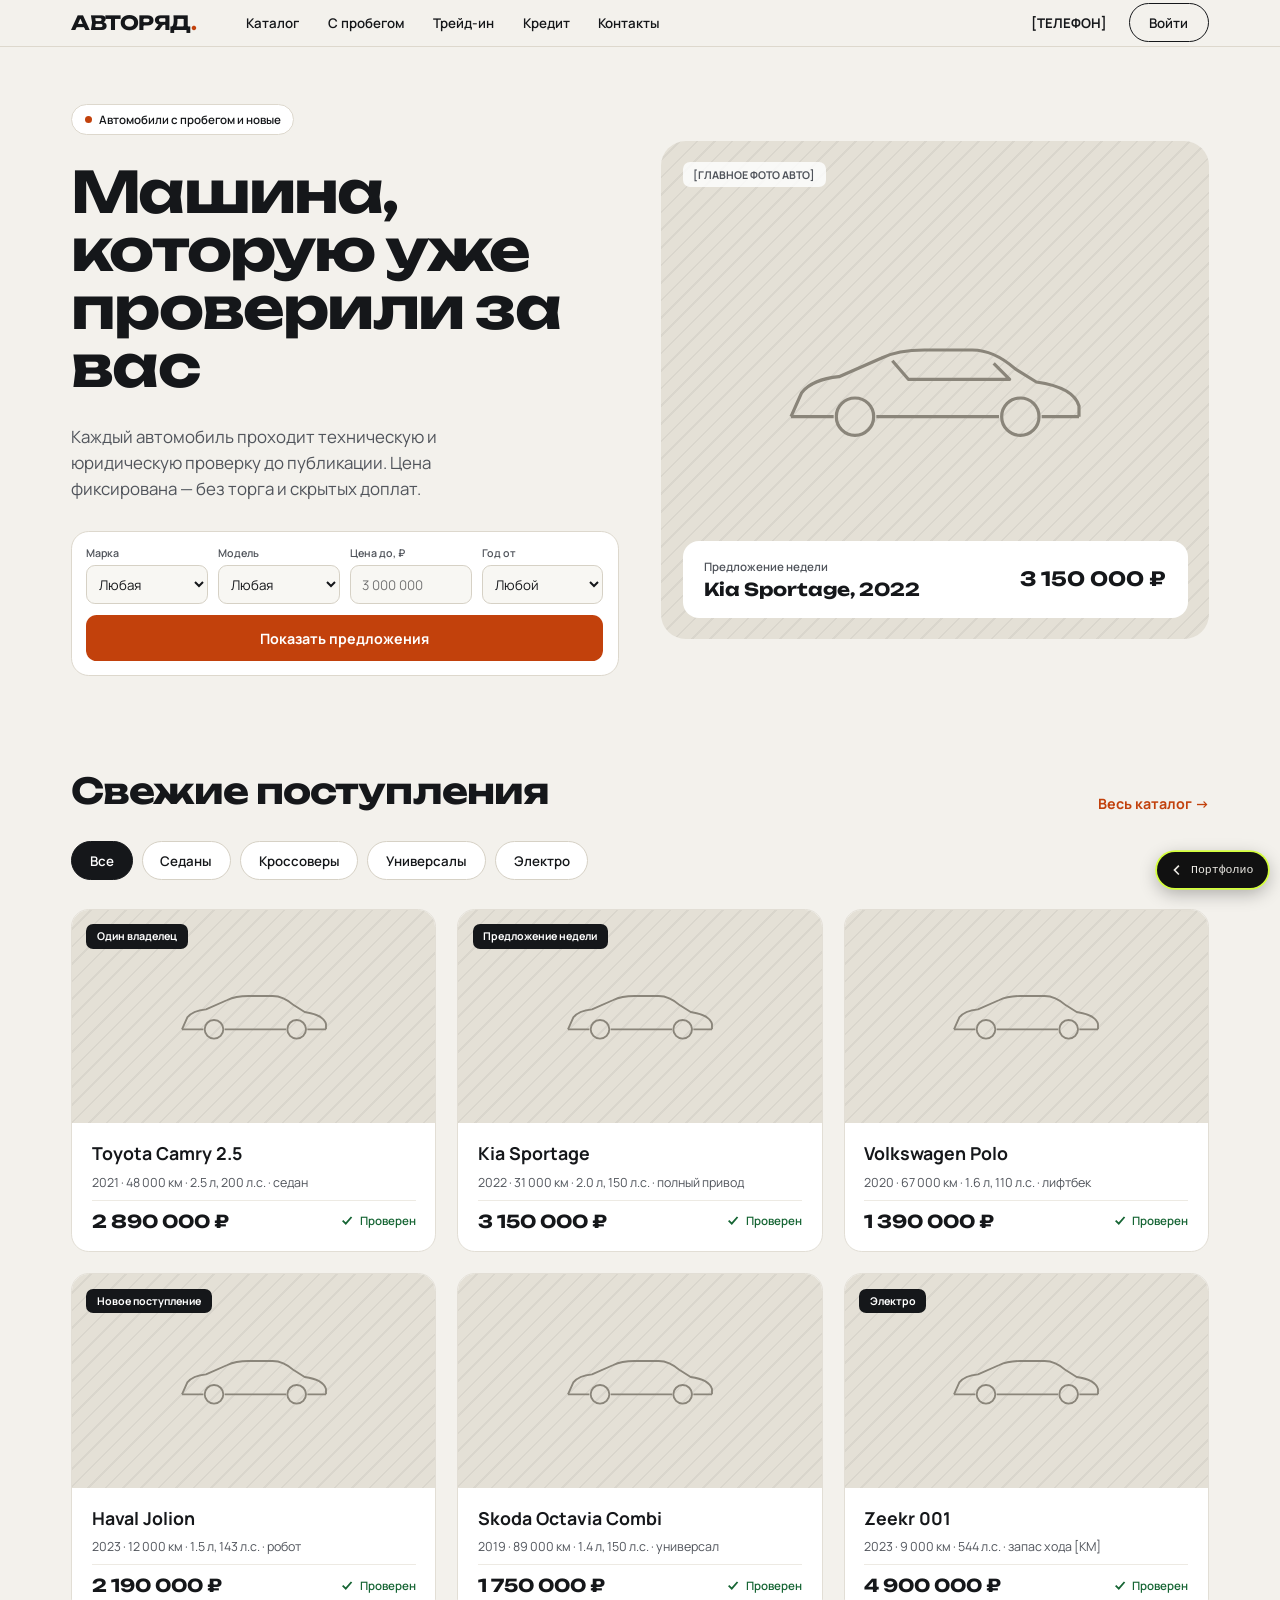
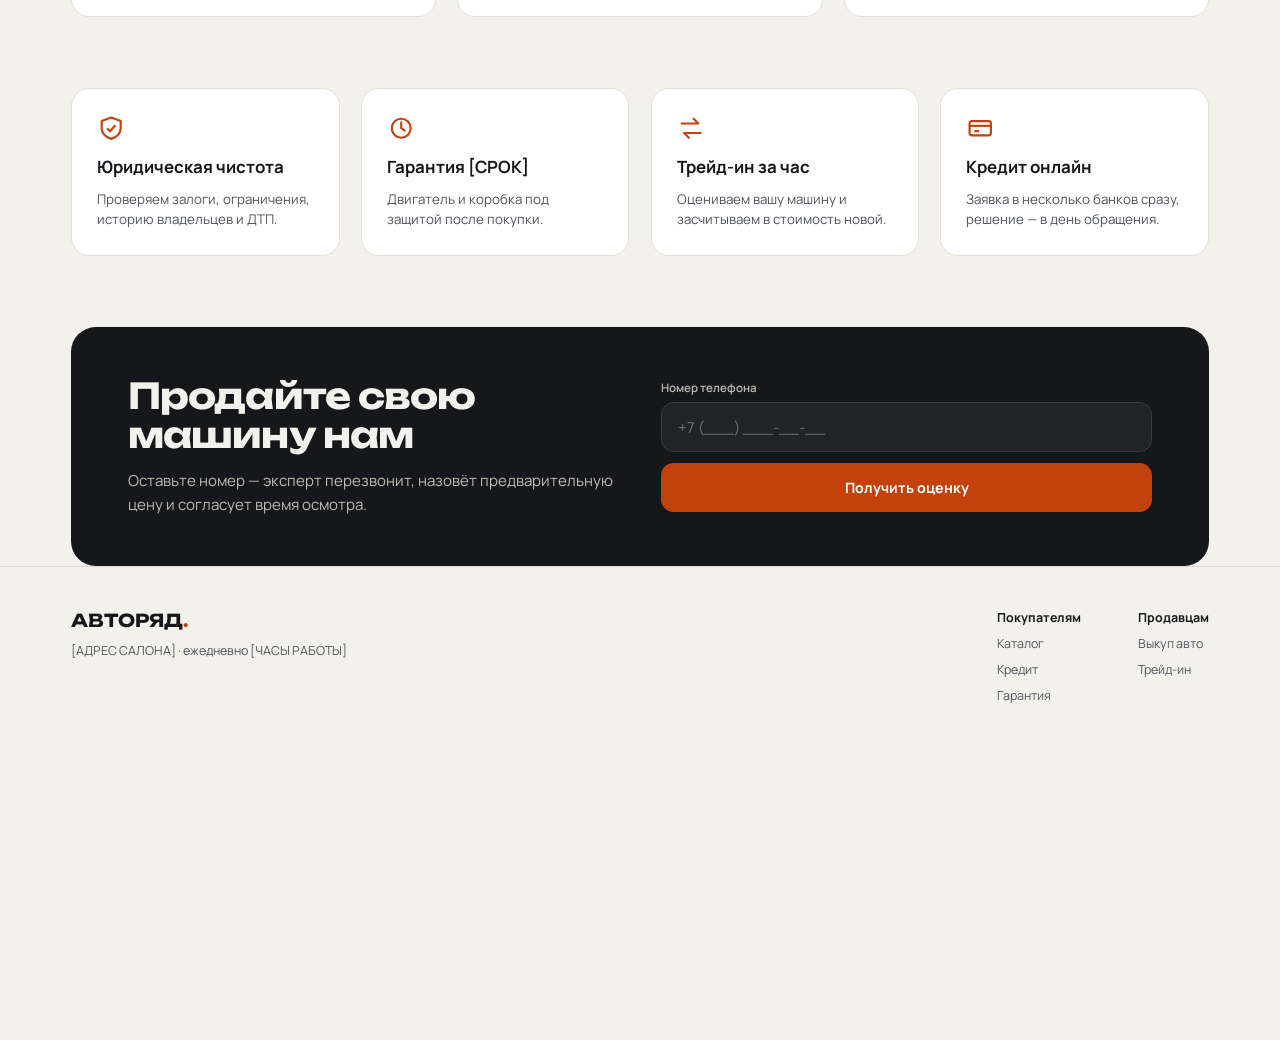
<file: avtoryad.html>
<!doctype html>
<html lang="ru"><head><meta charset="utf-8"><meta name="viewport" content="width=device-width,initial-scale=1"><title>Авторяд</title><script>if(innerWidth<700)location.replace('avtoryad-m.html');function fit(){var z=Math.min(1,innerWidth/1440);document.body.style.zoom=z}addEventListener("resize",fit);addEventListener("DOMContentLoaded",fit);</script><style>html,body{margin:0;overflow-x:hidden}</style><style>
    .sc-placeholder{background:color-mix(in srgb,currentColor 8%,transparent);
      border:1px solid color-mix(in srgb,currentColor 50%,transparent);
      border-radius:2px;box-sizing:border-box;overflow:hidden}
    @keyframes sc-shine{0%{background-position:100% 50%}100%{background-position:0% 50%}}
    html.sc-dc-streaming .sc-placeholder,
    html.sc-dc-streaming .sc-interp.sc-missing{position:relative;
      background:color-mix(in srgb,currentColor 5%,transparent);
      border-color:transparent}
    html.sc-dc-streaming .sc-placeholder::before,
    html.sc-dc-streaming .sc-interp.sc-missing::before{content:'';
      position:absolute;inset:0;pointer-events:none;
      background:linear-gradient(90deg,rgba(217,119,87,0) 25%,rgba(247,225,211,.95) 37%,rgba(217,119,87,0) 63%);
      background-size:400% 100%;animation:sc-shine 1.4s ease infinite}
    html.sc-dc-streaming .sc-placeholder:nth-child(n+9 of .sc-placeholder)::before,
    html.sc-dc-streaming .sc-interp.sc-missing:nth-child(n+9 of .sc-interp.sc-missing)::before{animation:none;
      background:color-mix(in srgb,currentColor 8%,transparent)}
    .sc-placeholder-error{padding:4px 8px;font:11px/1.4 ui-monospace,monospace;
      color:color-mix(in srgb,currentColor 70%,transparent);word-break:break-word}
    .sc-interp.sc-missing{display:inline-block;width:2em;height:1em;overflow:hidden;
      vertical-align:text-bottom;background:rgba(255,255,255,.3);border:1px solid rgba(0,0,0,.5);
      border-radius:2px;box-sizing:border-box;color:transparent;
      user-select:none}
    .sc-interp.sc-unresolved{font-family:ui-monospace,monospace;font-size:.85em;
      color:color-mix(in srgb,currentColor 50%,transparent);
      background:color-mix(in srgb,currentColor 10%,transparent);border-radius:3px;
      padding:0 3px}
    .sc-host.sc-has-error{position:relative}
    .sc-logic-error{position:absolute;top:8px;left:8px;z-index:2147483647;max-width:60ch;
      padding:6px 10px;background:#b00020;color:#fff;font:12px/1.4 ui-monospace,monospace;
      border-radius:4px;white-space:pre-wrap;pointer-events:none}
    /* Mirrors PRINT_BASELINE_CSS in apps/web deck-stage-export.ts — keep both
       in sync until dc-runtime regains a build step. */
    @media print {
      @page { margin: 0.5cm; }
      figure, table { break-inside: avoid; }
      #dc-root, #dc-root > .sc-host { height: auto; }
      *, *::before, *::after {
        print-color-adjust: exact; -webkit-print-color-adjust: exact;
        backdrop-filter: none !important; -webkit-backdrop-filter: none !important;
        animation-delay: -99s !important; animation-duration: .001s !important;
        animation-iteration-count: 1 !important; animation-fill-mode: both !important;
        animation-play-state: running !important; transition-duration: 0s !important;
      }
    }
  </style>
<meta charset="utf-8">

<style>x-dc{display:none!important}</style>
<link rel="preconnect" href="https://fonts.googleapis.com" data-dc-tpl="1"><link href="https://fonts.googleapis.com/css2?family=Unbounded:wght@500;700&amp;family=Manrope:wght@400;500;600;700&amp;display=swap" rel="stylesheet" data-dc-tpl="2"><style data-dc-tpl="3">
body{margin:0;font-family:Manrope,system-ui,sans-serif;background:#F3F1EC;color:#15171A}
a{color:#C2410C}a:hover{color:#9A3412}
.ph{background-color:#E4E0D6;background-image:repeating-linear-gradient(135deg,rgba(21,23,26,.05) 0 2px,transparent 2px 14px)}
</style></head>
<body>
<!-- kt-transition: шторка портфолио Kyotomoon -->
<style id="kt-style">
#kt-cur{position:fixed;left:0;right:0;top:-40vh;bottom:-40vh;z-index:2147483646;background:#D4FF3A;display:none;align-items:flex-end;padding:0 clamp(20px,4vw,56px) calc(40vh + clamp(20px,4vw,56px));pointer-events:none;will-change:transform}
#kt-cur span{font:800 clamp(36px,7vw,96px)/.95 "Inter Tight",system-ui,-apple-system,"Segoe UI",sans-serif;letter-spacing:-.04em;color:#111}
#kt-cur i{position:absolute;top:calc(40vh + clamp(20px,4vw,56px));left:clamp(20px,4vw,56px);font:500 13px/1 ui-monospace,"SF Mono",Menlo,Consolas,monospace;font-style:normal;letter-spacing:.06em;text-transform:uppercase;color:#111}
@media (pointer:coarse){#kt-cur{padding-bottom:calc(40vh + 110px + env(safe-area-inset-bottom))}#kt-cur i{top:calc(40vh + 90px + env(safe-area-inset-top))}}
#kt-back{position:fixed;right:max(14px,env(safe-area-inset-right));bottom:calc(14px + env(safe-area-inset-bottom));z-index:2147483645;display:inline-flex;align-items:center;justify-content:center;gap:8px;height:40px;min-width:40px;padding:0 16px 0 14px;border-radius:999px;background:#111;color:#ECEAE4;font:500 13px/1 ui-monospace,"SF Mono",Menlo,Consolas,monospace;text-decoration:none;box-shadow:0 0 0 2px #D4FF3A,0 6px 20px rgba(0,0,0,.3);transition:transform .25s,opacity .25s}
#kt-back svg{width:16px;height:16px;flex:none}
#kt-back:hover{transform:translateY(-2px)}
#kt-back:focus-visible{outline:2px solid #D4FF3A;outline-offset:4px}
#kt-back.kt-hide{transform:translateY(80px);opacity:0;pointer-events:none}
@media (max-width:700px),(pointer:coarse){#kt-back{padding:0;width:40px}#kt-back span{display:none}}
</style>
<div id="kt-cur" aria-hidden="true"><i></i><span></span></div>
<a id="kt-back" href="/" aria-label="Вернуться в портфолио"><svg viewBox="0 0 16 16" fill="none" stroke="currentColor" stroke-width="1.8" aria-hidden="true"><path d="M10 3 5 8l5 5"/></svg><span>Портфолио</span></a>
<script>
(function(){
  var cur=document.getElementById('kt-cur'),back=document.getElementById('kt-back');
  var still=window.matchMedia&&matchMedia('(prefers-reduced-motion: reduce)').matches;
  var t=null;try{t=sessionStorage.getItem('kt-wipe');sessionStorage.removeItem('kt-wipe')}catch(e){}
  if(t&&!still&&cur.animate){
    cur.querySelector('span').textContent=t;cur.querySelector('i').textContent='Открываю';cur.style.display='flex';
    var go=function(){cur.animate([{transform:'translateY(0)'},{transform:'translateY(-100%)'}],{duration:700,easing:'cubic-bezier(.7,0,.2,1)',fill:'forwards'}).onfinish=function(){cur.style.display='none'}};
    if(document.readyState==='complete')setTimeout(go,150);else addEventListener('load',function(){setTimeout(go,150)});
    setTimeout(go,2500);
  }
  var y=scrollY;addEventListener('scroll',function(){var n=scrollY;back.classList.toggle('kt-hide',n>y&&n>120);y=n},{passive:true});
  back.addEventListener('click',function(e){
    if(e.button!==0||e.metaKey||e.ctrlKey||e.shiftKey||e.altKey||still||!cur.animate)return;
    e.preventDefault();if(cur.style.display==='flex')return;
    var href=back.getAttribute('href');try{sessionStorage.setItem('kt-wipe','Портфолио')}catch(e){}
    cur.querySelector('span').textContent='Портфолио';cur.querySelector('i').textContent='Возвращаюсь';cur.style.display='flex';
    cur.animate([{transform:'translateY(100%)'},{transform:'translateY(0)'}],{duration:560,easing:'cubic-bezier(.7,0,.2,1)',fill:'forwards'}).onfinish=function(){setTimeout(function(){location.href=href},120)};
    setTimeout(function(){location.href=href},1200);
  });
  addEventListener('pageshow',function(e){if(e.persisted){cur.style.display='none';cur.getAnimations&&cur.getAnimations().forEach(function(a){a.cancel()})}});
})();
</script>
<!-- /kt-transition -->

<div id="dc-root"><div class="sc-host" data-sc-name="Main"><div data-dc-tpl="4" style="width: 1440px; height: 2640px; box-sizing: border-box; display: flex; flex-direction: column; background: rgb(243, 241, 236); font-family: Manrope, system-ui, sans-serif; color: rgb(21, 23, 26);"><header data-dc-tpl="5" style="height: 88px; box-sizing: border-box; padding: 0px 80px; display: flex; align-items: center; justify-content: space-between; border-bottom: 1px solid rgb(221, 216, 205);"><div data-dc-tpl="6" style="display: flex; align-items: center; gap: 56px;"><div data-dc-tpl="7" style="font-family: Unbounded, sans-serif; font-weight: 700; font-size: 22px; letter-spacing: -0.5px;">АВТОРЯД<span data-dc-tpl="8" style="color: rgb(194, 65, 12);">.</span></div><nav data-dc-tpl="9" style="display: flex; gap: 32px; font-size: 15px; font-weight: 600;"><a data-dc-tpl="10" href="#catalog" style="color: rgb(21, 23, 26); text-decoration: none;">Каталог</a><a data-dc-tpl="11" href="#catalog" style="color: rgb(21, 23, 26); text-decoration: none;">С пробегом</a><a data-dc-tpl="12" href="#sell" style="color: rgb(21, 23, 26); text-decoration: none;">Трейд-ин</a><a data-dc-tpl="13" href="#why" style="color: rgb(21, 23, 26); text-decoration: none;">Кредит</a><a data-dc-tpl="14" href="#footer" style="color: rgb(21, 23, 26); text-decoration: none;">Контакты</a></nav></div><div data-dc-tpl="15" style="display: flex; align-items: center; gap: 24px;"><div data-dc-tpl="16" style="font-size: 15px; font-weight: 700;">[ТЕЛЕФОН]</div><button data-dc-tpl="17" type="button" style="height: 44px; padding: 0px 22px; border-radius: 22px; border: 1px solid rgb(21, 23, 26); background: transparent; font-family: inherit; font-size: 15px; font-weight: 600; color: rgb(21, 23, 26); cursor: pointer;">Войти</button></div></header><section data-dc-tpl="18" style="padding: 64px 80px 72px; display: grid; grid-template-columns: repeat(2, minmax(0px, 1fr)); gap: 48px; align-items: center;"><div data-dc-tpl="19" style="display: flex; flex-direction: column; gap: 32px;"><div data-dc-tpl="20" style="display: inline-flex; align-self: flex-start; align-items: center; gap: 8px; padding: 8px 14px; border-radius: 20px; background: rgb(255, 255, 255); border: 1px solid rgb(221, 216, 205); font-size: 13px; font-weight: 600;"><span data-dc-tpl="21" style="width: 8px; height: 8px; border-radius: 4px; background: rgb(194, 65, 12);"></span>Автомобили с пробегом и новые
</div><h1 data-dc-tpl="22" style="margin: 0px; font-family: Unbounded, sans-serif; font-weight: 700; font-size: 64px; line-height: 1.02; letter-spacing: -2px;">Машина, которую уже проверили за вас</h1><p data-dc-tpl="23" style="margin: 0px; font-size: 19px; line-height: 1.55; color: rgb(80, 84, 91); max-width: 520px;">Каждый автомобиль проходит техническую и юридическую проверку до публикации. Цена фиксирована — без торга и скрытых доплат.</p><form data-dc-tpl="24" style="display: grid; grid-template-columns: repeat(4, minmax(0px, 1fr)); gap: 12px; padding: 16px; background: rgb(255, 255, 255); border-radius: 20px; border: 1px solid rgb(221, 216, 205);"><label data-dc-tpl="25" style="display: flex; flex-direction: column; gap: 6px; font-size: 12px; font-weight: 600; color: rgb(80, 84, 91);">Марка
<select data-dc-tpl="26" style="height: 44px; border-radius: 10px; border: 1px solid rgb(214, 209, 197); background: rgb(248, 247, 243); padding: 0px 10px; font-family: inherit; font-size: 15px; color: rgb(21, 23, 26);"><option data-dc-tpl="27">Любая</option><option data-dc-tpl="28">Toyota</option><option data-dc-tpl="29">Kia</option><option data-dc-tpl="30">Haval</option></select></label><label data-dc-tpl="31" style="display: flex; flex-direction: column; gap: 6px; font-size: 12px; font-weight: 600; color: rgb(80, 84, 91);">Модель
<select data-dc-tpl="32" style="height: 44px; border-radius: 10px; border: 1px solid rgb(214, 209, 197); background: rgb(248, 247, 243); padding: 0px 10px; font-family: inherit; font-size: 15px; color: rgb(21, 23, 26);"><option data-dc-tpl="33">Любая</option></select></label><label data-dc-tpl="34" style="display: flex; flex-direction: column; gap: 6px; font-size: 12px; font-weight: 600; color: rgb(80, 84, 91);">Цена до, ₽
<input data-dc-tpl="35" type="text" placeholder="3 000 000" style="height: 44px; box-sizing: border-box; border-radius: 10px; border: 1px solid rgb(214, 209, 197); background: rgb(248, 247, 243); padding: 0px 12px; font-family: inherit; font-size: 15px; color: rgb(21, 23, 26);"></label><label data-dc-tpl="36" style="display: flex; flex-direction: column; gap: 6px; font-size: 12px; font-weight: 600; color: rgb(80, 84, 91);">Год от
<select data-dc-tpl="37" style="height: 44px; border-radius: 10px; border: 1px solid rgb(214, 209, 197); background: rgb(248, 247, 243); padding: 0px 10px; font-family: inherit; font-size: 15px; color: rgb(21, 23, 26);"><option data-dc-tpl="38">Любой</option><option data-dc-tpl="39">2018</option><option data-dc-tpl="40">2020</option><option data-dc-tpl="41">2022</option></select></label><a data-dc-tpl="42" href="#catalog" style="grid-column: span 4; height: 52px; display: flex; align-items: center; justify-content: center; border-radius: 12px; background: rgb(194, 65, 12); color: rgb(255, 255, 255); font-size: 16px; font-weight: 700; text-decoration: none;">Показать предложения</a></form></div><div data-dc-tpl="43" class="ph" style="height: 560px; border-radius: 28px; position: relative; display: flex; align-items: center; justify-content: center; overflow: hidden;"><svg data-dc-tpl="44" width="360" height="144" viewBox="0 0 120 48" fill="none" stroke="#8A857A" stroke-width="1.2" stroke-linejoin="round" aria-hidden="true"><path data-dc-tpl="45" d="M6 34 L10 25 Q14 20 24 19 L40 12 Q46 9 56 9 L74 9 Q82 9 90 16 L98 21 Q112 23 114 30 L114 34"></path><path data-dc-tpl="46" d="M6 34 L22 34 M38 34 L84 34 M100 34 L114 34"></path><circle data-dc-tpl="47" cx="30" cy="34" r="7"></circle><circle data-dc-tpl="48" cx="92" cy="34" r="7"></circle><path data-dc-tpl="49" d="M44 13 L50 20 L88 20 L82 14"></path></svg><div data-dc-tpl="50" style="position: absolute; left: 24px; top: 24px; padding: 6px 12px; border-radius: 8px; background: rgba(255, 255, 255, 0.8); font-size: 12px; font-weight: 700; color: rgb(80, 84, 91);">[ГЛАВНОЕ ФОТО АВТО]</div><div data-dc-tpl="51" style="position: absolute; left: 24px; right: 24px; bottom: 24px; display: flex; justify-content: space-between; align-items: center; padding: 20px 24px; border-radius: 18px; background: rgb(255, 255, 255);"><div data-dc-tpl="52" style="display: flex; flex-direction: column; gap: 4px;"><div data-dc-tpl="53" style="font-size: 13px; font-weight: 600; color: rgb(80, 84, 91);">Предложение недели</div><div data-dc-tpl="54" style="font-family: Unbounded, sans-serif; font-size: 20px; font-weight: 700;">Kia Sportage, 2022</div></div><div data-dc-tpl="55" style="font-family: Unbounded, sans-serif; font-size: 22px; font-weight: 700;">3 150 000 ₽</div></div></div></section><section data-dc-tpl="56" id="catalog" style="padding: 32px 80px 80px; display: flex; flex-direction: column; gap: 32px;"><div data-dc-tpl="57" style="display: flex; justify-content: space-between; align-items: flex-end;"><h2 data-dc-tpl="58" style="margin: 0px; font-family: Unbounded, sans-serif; font-weight: 700; font-size: 40px; letter-spacing: -1px;">Свежие поступления</h2><a data-dc-tpl="59" href="#catalog" style="font-size: 16px; font-weight: 700; text-decoration: none;">Весь каталог →</a></div><div data-dc-tpl="60" style="display: flex; gap: 10px;"><button data-dc-tpl="62" type="button" style="height: 44px; padding: 0px 20px; border-radius: 22px; border: 1px solid rgb(21, 23, 26); background: rgb(21, 23, 26); color: rgb(255, 255, 255); font-family: inherit; font-size: 15px; font-weight: 600; cursor: pointer;"><span class="sc-interp">Все</span></button><button data-dc-tpl="62" type="button" style="height: 44px; padding: 0px 20px; border-radius: 22px; border: 1px solid rgb(214, 209, 197); background: rgb(255, 255, 255); color: rgb(21, 23, 26); font-family: inherit; font-size: 15px; font-weight: 600; cursor: pointer;"><span class="sc-interp">Седаны</span></button><button data-dc-tpl="62" type="button" style="height: 44px; padding: 0px 20px; border-radius: 22px; border: 1px solid rgb(214, 209, 197); background: rgb(255, 255, 255); color: rgb(21, 23, 26); font-family: inherit; font-size: 15px; font-weight: 600; cursor: pointer;"><span class="sc-interp">Кроссоверы</span></button><button data-dc-tpl="62" type="button" style="height: 44px; padding: 0px 20px; border-radius: 22px; border: 1px solid rgb(214, 209, 197); background: rgb(255, 255, 255); color: rgb(21, 23, 26); font-family: inherit; font-size: 15px; font-weight: 600; cursor: pointer;"><span class="sc-interp">Универсалы</span></button><button data-dc-tpl="62" type="button" style="height: 44px; padding: 0px 20px; border-radius: 22px; border: 1px solid rgb(214, 209, 197); background: rgb(255, 255, 255); color: rgb(21, 23, 26); font-family: inherit; font-size: 15px; font-weight: 600; cursor: pointer;"><span class="sc-interp">Электро</span></button></div><div data-dc-tpl="63" style="display: grid; grid-template-columns: repeat(3, minmax(0px, 1fr)); gap: 24px;"><a data-dc-tpl="65" href="avtoryad-car.html" style="display: flex; flex-direction: column; background: rgb(255, 255, 255); border: 1px solid rgb(226, 222, 213); border-radius: 20px; overflow: hidden; text-decoration: none; color: rgb(21, 23, 26);"><div data-dc-tpl="66" class="ph" style="height: 240px; position: relative; display: flex; align-items: center; justify-content: center;"><svg data-dc-tpl="67" width="180" height="72" viewBox="0 0 120 48" fill="none" stroke="#8A857A" stroke-width="1.4" stroke-linejoin="round" aria-hidden="true"><path data-dc-tpl="68" d="M6 34 L10 25 Q14 20 24 19 L40 12 Q46 9 56 9 L74 9 Q82 9 90 16 L98 21 Q112 23 114 30 L114 34"></path><path data-dc-tpl="69" d="M6 34 L22 34 M38 34 L84 34 M100 34 L114 34"></path><circle data-dc-tpl="70" cx="30" cy="34" r="7"></circle><circle data-dc-tpl="71" cx="92" cy="34" r="7"></circle></svg><div data-dc-tpl="73" style="position: absolute; left: 16px; top: 16px; padding: 6px 12px; border-radius: 8px; background: rgb(21, 23, 26); color: rgb(255, 255, 255); font-size: 12px; font-weight: 700;"><span class="sc-interp">Один владелец</span></div></div><div data-dc-tpl="74" style="padding: 20px 22px 22px; display: flex; flex-direction: column; gap: 10px;"><div data-dc-tpl="75" style="font-size: 20px; font-weight: 700;"><span class="sc-interp">Toyota Camry 2.5</span></div><div data-dc-tpl="76" style="font-size: 14px; color: rgb(80, 84, 91);"><span class="sc-interp">2021 · 48 000 км · 2.5 л, 200 л.с. · седан</span></div><div data-dc-tpl="77" style="display: flex; justify-content: space-between; align-items: center; padding-top: 10px; border-top: 1px solid rgb(237, 234, 227);"><div data-dc-tpl="78" style="font-family: Unbounded, sans-serif; font-size: 20px; font-weight: 700;"><span class="sc-interp">2 890 000 ₽</span></div><div data-dc-tpl="79" style="display: flex; align-items: center; gap: 6px; font-size: 13px; font-weight: 600; color: rgb(22, 101, 52);"><svg data-dc-tpl="80" width="16" height="16" viewBox="0 0 16 16" fill="none" stroke="currentColor" stroke-width="2" aria-hidden="true"><path data-dc-tpl="81" d="M3 8.5 L6.5 12 L13 4.5"></path></svg>Проверен</div></div></div></a><a data-dc-tpl="65" href="avtoryad-car.html" style="display: flex; flex-direction: column; background: rgb(255, 255, 255); border: 1px solid rgb(226, 222, 213); border-radius: 20px; overflow: hidden; text-decoration: none; color: rgb(21, 23, 26);"><div data-dc-tpl="66" class="ph" style="height: 240px; position: relative; display: flex; align-items: center; justify-content: center;"><svg data-dc-tpl="67" width="180" height="72" viewBox="0 0 120 48" fill="none" stroke="#8A857A" stroke-width="1.4" stroke-linejoin="round" aria-hidden="true"><path data-dc-tpl="68" d="M6 34 L10 25 Q14 20 24 19 L40 12 Q46 9 56 9 L74 9 Q82 9 90 16 L98 21 Q112 23 114 30 L114 34"></path><path data-dc-tpl="69" d="M6 34 L22 34 M38 34 L84 34 M100 34 L114 34"></path><circle data-dc-tpl="70" cx="30" cy="34" r="7"></circle><circle data-dc-tpl="71" cx="92" cy="34" r="7"></circle></svg><div data-dc-tpl="73" style="position: absolute; left: 16px; top: 16px; padding: 6px 12px; border-radius: 8px; background: rgb(21, 23, 26); color: rgb(255, 255, 255); font-size: 12px; font-weight: 700;"><span class="sc-interp">Предложение недели</span></div></div><div data-dc-tpl="74" style="padding: 20px 22px 22px; display: flex; flex-direction: column; gap: 10px;"><div data-dc-tpl="75" style="font-size: 20px; font-weight: 700;"><span class="sc-interp">Kia Sportage</span></div><div data-dc-tpl="76" style="font-size: 14px; color: rgb(80, 84, 91);"><span class="sc-interp">2022 · 31 000 км · 2.0 л, 150 л.с. · полный привод</span></div><div data-dc-tpl="77" style="display: flex; justify-content: space-between; align-items: center; padding-top: 10px; border-top: 1px solid rgb(237, 234, 227);"><div data-dc-tpl="78" style="font-family: Unbounded, sans-serif; font-size: 20px; font-weight: 700;"><span class="sc-interp">3 150 000 ₽</span></div><div data-dc-tpl="79" style="display: flex; align-items: center; gap: 6px; font-size: 13px; font-weight: 600; color: rgb(22, 101, 52);"><svg data-dc-tpl="80" width="16" height="16" viewBox="0 0 16 16" fill="none" stroke="currentColor" stroke-width="2" aria-hidden="true"><path data-dc-tpl="81" d="M3 8.5 L6.5 12 L13 4.5"></path></svg>Проверен</div></div></div></a><a data-dc-tpl="65" href="avtoryad-car.html" style="display: flex; flex-direction: column; background: rgb(255, 255, 255); border: 1px solid rgb(226, 222, 213); border-radius: 20px; overflow: hidden; text-decoration: none; color: rgb(21, 23, 26);"><div data-dc-tpl="66" class="ph" style="height: 240px; position: relative; display: flex; align-items: center; justify-content: center;"><svg data-dc-tpl="67" width="180" height="72" viewBox="0 0 120 48" fill="none" stroke="#8A857A" stroke-width="1.4" stroke-linejoin="round" aria-hidden="true"><path data-dc-tpl="68" d="M6 34 L10 25 Q14 20 24 19 L40 12 Q46 9 56 9 L74 9 Q82 9 90 16 L98 21 Q112 23 114 30 L114 34"></path><path data-dc-tpl="69" d="M6 34 L22 34 M38 34 L84 34 M100 34 L114 34"></path><circle data-dc-tpl="70" cx="30" cy="34" r="7"></circle><circle data-dc-tpl="71" cx="92" cy="34" r="7"></circle></svg></div><div data-dc-tpl="74" style="padding: 20px 22px 22px; display: flex; flex-direction: column; gap: 10px;"><div data-dc-tpl="75" style="font-size: 20px; font-weight: 700;"><span class="sc-interp">Volkswagen Polo</span></div><div data-dc-tpl="76" style="font-size: 14px; color: rgb(80, 84, 91);"><span class="sc-interp">2020 · 67 000 км · 1.6 л, 110 л.с. · лифтбек</span></div><div data-dc-tpl="77" style="display: flex; justify-content: space-between; align-items: center; padding-top: 10px; border-top: 1px solid rgb(237, 234, 227);"><div data-dc-tpl="78" style="font-family: Unbounded, sans-serif; font-size: 20px; font-weight: 700;"><span class="sc-interp">1 390 000 ₽</span></div><div data-dc-tpl="79" style="display: flex; align-items: center; gap: 6px; font-size: 13px; font-weight: 600; color: rgb(22, 101, 52);"><svg data-dc-tpl="80" width="16" height="16" viewBox="0 0 16 16" fill="none" stroke="currentColor" stroke-width="2" aria-hidden="true"><path data-dc-tpl="81" d="M3 8.5 L6.5 12 L13 4.5"></path></svg>Проверен</div></div></div></a><a data-dc-tpl="65" href="avtoryad-car.html" style="display: flex; flex-direction: column; background: rgb(255, 255, 255); border: 1px solid rgb(226, 222, 213); border-radius: 20px; overflow: hidden; text-decoration: none; color: rgb(21, 23, 26);"><div data-dc-tpl="66" class="ph" style="height: 240px; position: relative; display: flex; align-items: center; justify-content: center;"><svg data-dc-tpl="67" width="180" height="72" viewBox="0 0 120 48" fill="none" stroke="#8A857A" stroke-width="1.4" stroke-linejoin="round" aria-hidden="true"><path data-dc-tpl="68" d="M6 34 L10 25 Q14 20 24 19 L40 12 Q46 9 56 9 L74 9 Q82 9 90 16 L98 21 Q112 23 114 30 L114 34"></path><path data-dc-tpl="69" d="M6 34 L22 34 M38 34 L84 34 M100 34 L114 34"></path><circle data-dc-tpl="70" cx="30" cy="34" r="7"></circle><circle data-dc-tpl="71" cx="92" cy="34" r="7"></circle></svg><div data-dc-tpl="73" style="position: absolute; left: 16px; top: 16px; padding: 6px 12px; border-radius: 8px; background: rgb(21, 23, 26); color: rgb(255, 255, 255); font-size: 12px; font-weight: 700;"><span class="sc-interp">Новое поступление</span></div></div><div data-dc-tpl="74" style="padding: 20px 22px 22px; display: flex; flex-direction: column; gap: 10px;"><div data-dc-tpl="75" style="font-size: 20px; font-weight: 700;"><span class="sc-interp">Haval Jolion</span></div><div data-dc-tpl="76" style="font-size: 14px; color: rgb(80, 84, 91);"><span class="sc-interp">2023 · 12 000 км · 1.5 л, 143 л.с. · робот</span></div><div data-dc-tpl="77" style="display: flex; justify-content: space-between; align-items: center; padding-top: 10px; border-top: 1px solid rgb(237, 234, 227);"><div data-dc-tpl="78" style="font-family: Unbounded, sans-serif; font-size: 20px; font-weight: 700;"><span class="sc-interp">2 190 000 ₽</span></div><div data-dc-tpl="79" style="display: flex; align-items: center; gap: 6px; font-size: 13px; font-weight: 600; color: rgb(22, 101, 52);"><svg data-dc-tpl="80" width="16" height="16" viewBox="0 0 16 16" fill="none" stroke="currentColor" stroke-width="2" aria-hidden="true"><path data-dc-tpl="81" d="M3 8.5 L6.5 12 L13 4.5"></path></svg>Проверен</div></div></div></a><a data-dc-tpl="65" href="avtoryad-car.html" style="display: flex; flex-direction: column; background: rgb(255, 255, 255); border: 1px solid rgb(226, 222, 213); border-radius: 20px; overflow: hidden; text-decoration: none; color: rgb(21, 23, 26);"><div data-dc-tpl="66" class="ph" style="height: 240px; position: relative; display: flex; align-items: center; justify-content: center;"><svg data-dc-tpl="67" width="180" height="72" viewBox="0 0 120 48" fill="none" stroke="#8A857A" stroke-width="1.4" stroke-linejoin="round" aria-hidden="true"><path data-dc-tpl="68" d="M6 34 L10 25 Q14 20 24 19 L40 12 Q46 9 56 9 L74 9 Q82 9 90 16 L98 21 Q112 23 114 30 L114 34"></path><path data-dc-tpl="69" d="M6 34 L22 34 M38 34 L84 34 M100 34 L114 34"></path><circle data-dc-tpl="70" cx="30" cy="34" r="7"></circle><circle data-dc-tpl="71" cx="92" cy="34" r="7"></circle></svg></div><div data-dc-tpl="74" style="padding: 20px 22px 22px; display: flex; flex-direction: column; gap: 10px;"><div data-dc-tpl="75" style="font-size: 20px; font-weight: 700;"><span class="sc-interp">Skoda Octavia Combi</span></div><div data-dc-tpl="76" style="font-size: 14px; color: rgb(80, 84, 91);"><span class="sc-interp">2019 · 89 000 км · 1.4 л, 150 л.с. · универсал</span></div><div data-dc-tpl="77" style="display: flex; justify-content: space-between; align-items: center; padding-top: 10px; border-top: 1px solid rgb(237, 234, 227);"><div data-dc-tpl="78" style="font-family: Unbounded, sans-serif; font-size: 20px; font-weight: 700;"><span class="sc-interp">1 750 000 ₽</span></div><div data-dc-tpl="79" style="display: flex; align-items: center; gap: 6px; font-size: 13px; font-weight: 600; color: rgb(22, 101, 52);"><svg data-dc-tpl="80" width="16" height="16" viewBox="0 0 16 16" fill="none" stroke="currentColor" stroke-width="2" aria-hidden="true"><path data-dc-tpl="81" d="M3 8.5 L6.5 12 L13 4.5"></path></svg>Проверен</div></div></div></a><a data-dc-tpl="65" href="avtoryad-car.html" style="display: flex; flex-direction: column; background: rgb(255, 255, 255); border: 1px solid rgb(226, 222, 213); border-radius: 20px; overflow: hidden; text-decoration: none; color: rgb(21, 23, 26);"><div data-dc-tpl="66" class="ph" style="height: 240px; position: relative; display: flex; align-items: center; justify-content: center;"><svg data-dc-tpl="67" width="180" height="72" viewBox="0 0 120 48" fill="none" stroke="#8A857A" stroke-width="1.4" stroke-linejoin="round" aria-hidden="true"><path data-dc-tpl="68" d="M6 34 L10 25 Q14 20 24 19 L40 12 Q46 9 56 9 L74 9 Q82 9 90 16 L98 21 Q112 23 114 30 L114 34"></path><path data-dc-tpl="69" d="M6 34 L22 34 M38 34 L84 34 M100 34 L114 34"></path><circle data-dc-tpl="70" cx="30" cy="34" r="7"></circle><circle data-dc-tpl="71" cx="92" cy="34" r="7"></circle></svg><div data-dc-tpl="73" style="position: absolute; left: 16px; top: 16px; padding: 6px 12px; border-radius: 8px; background: rgb(21, 23, 26); color: rgb(255, 255, 255); font-size: 12px; font-weight: 700;"><span class="sc-interp">Электро</span></div></div><div data-dc-tpl="74" style="padding: 20px 22px 22px; display: flex; flex-direction: column; gap: 10px;"><div data-dc-tpl="75" style="font-size: 20px; font-weight: 700;"><span class="sc-interp">Zeekr 001</span></div><div data-dc-tpl="76" style="font-size: 14px; color: rgb(80, 84, 91);"><span class="sc-interp">2023 · 9 000 км · 544 л.с. · запас хода [КМ]</span></div><div data-dc-tpl="77" style="display: flex; justify-content: space-between; align-items: center; padding-top: 10px; border-top: 1px solid rgb(237, 234, 227);"><div data-dc-tpl="78" style="font-family: Unbounded, sans-serif; font-size: 20px; font-weight: 700;"><span class="sc-interp">4 900 000 ₽</span></div><div data-dc-tpl="79" style="display: flex; align-items: center; gap: 6px; font-size: 13px; font-weight: 600; color: rgb(22, 101, 52);"><svg data-dc-tpl="80" width="16" height="16" viewBox="0 0 16 16" fill="none" stroke="currentColor" stroke-width="2" aria-hidden="true"><path data-dc-tpl="81" d="M3 8.5 L6.5 12 L13 4.5"></path></svg>Проверен</div></div></div></a></div></section><section data-dc-tpl="82" id="why" style="padding: 0px 80px 80px; display: grid; grid-template-columns: repeat(4, minmax(0px, 1fr)); gap: 24px;"><div data-dc-tpl="83" style="padding: 28px; border-radius: 20px; background: rgb(255, 255, 255); border: 1px solid rgb(226, 222, 213); display: flex; flex-direction: column; gap: 14px;"><svg data-dc-tpl="84" width="32" height="32" viewBox="0 0 24 24" fill="none" stroke="#C2410C" stroke-width="1.8" stroke-linejoin="round" aria-hidden="true"><path data-dc-tpl="85" d="M12 3 L20 6 V12 C20 16.5 16.5 19.5 12 21 C7.5 19.5 4 16.5 4 12 V6 Z"></path><path data-dc-tpl="86" d="M8.5 12 L11 14.5 L15.5 9.5"></path></svg><div data-dc-tpl="87" style="font-size: 19px; font-weight: 700;">Юридическая чистота</div><div data-dc-tpl="88" style="font-size: 15px; line-height: 1.5; color: rgb(80, 84, 91);">Проверяем залоги, ограничения, историю владельцев и ДТП.</div></div><div data-dc-tpl="89" style="padding: 28px; border-radius: 20px; background: rgb(255, 255, 255); border: 1px solid rgb(226, 222, 213); display: flex; flex-direction: column; gap: 14px;"><svg data-dc-tpl="90" width="32" height="32" viewBox="0 0 24 24" fill="none" stroke="#C2410C" stroke-width="1.8" stroke-linecap="round" aria-hidden="true"><circle data-dc-tpl="91" cx="12" cy="12" r="8"></circle><path data-dc-tpl="92" d="M12 7 V12 L15 14"></path></svg><div data-dc-tpl="93" style="font-size: 19px; font-weight: 700;">Гарантия [СРОК]</div><div data-dc-tpl="94" style="font-size: 15px; line-height: 1.5; color: rgb(80, 84, 91);">Двигатель и коробка под защитой после покупки.</div></div><div data-dc-tpl="95" style="padding: 28px; border-radius: 20px; background: rgb(255, 255, 255); border: 1px solid rgb(226, 222, 213); display: flex; flex-direction: column; gap: 14px;"><svg data-dc-tpl="96" width="32" height="32" viewBox="0 0 24 24" fill="none" stroke="#C2410C" stroke-width="1.8" stroke-linecap="round" stroke-linejoin="round" aria-hidden="true"><path data-dc-tpl="97" d="M4 8 H18 L14 4"></path><path data-dc-tpl="98" d="M20 16 H6 L10 20"></path></svg><div data-dc-tpl="99" style="font-size: 19px; font-weight: 700;">Трейд-ин за час</div><div data-dc-tpl="100" style="font-size: 15px; line-height: 1.5; color: rgb(80, 84, 91);">Оцениваем вашу машину и засчитываем в стоимость новой.</div></div><div data-dc-tpl="101" style="padding: 28px; border-radius: 20px; background: rgb(255, 255, 255); border: 1px solid rgb(226, 222, 213); display: flex; flex-direction: column; gap: 14px;"><svg data-dc-tpl="102" width="32" height="32" viewBox="0 0 24 24" fill="none" stroke="#C2410C" stroke-width="1.8" stroke-linejoin="round" aria-hidden="true"><rect data-dc-tpl="103" x="3" y="6" width="18" height="12" rx="2"></rect><path data-dc-tpl="104" d="M3 10 H21"></path><path data-dc-tpl="105" d="M7 14.5 H11"></path></svg><div data-dc-tpl="106" style="font-size: 19px; font-weight: 700;">Кредит онлайн</div><div data-dc-tpl="107" style="font-size: 15px; line-height: 1.5; color: rgb(80, 84, 91);">Заявка в несколько банков сразу, решение — в день обращения.</div></div></section><section data-dc-tpl="108" id="sell" style="margin: 0px 80px; padding: 56px 64px; border-radius: 28px; background: rgb(21, 23, 26); color: rgb(243, 241, 236); display: grid; grid-template-columns: repeat(2, minmax(0px, 1fr)); gap: 48px; align-items: center;"><div data-dc-tpl="109" style="display: flex; flex-direction: column; gap: 16px;"><h2 data-dc-tpl="110" style="margin: 0px; font-family: Unbounded, sans-serif; font-weight: 700; font-size: 40px; line-height: 1.1; letter-spacing: -1px;">Продайте свою машину нам</h2><p data-dc-tpl="111" style="margin: 0px; font-size: 17px; line-height: 1.55; color: rgb(189, 186, 178);">Оставьте номер — эксперт перезвонит, назовёт предварительную цену и согласует время осмотра.</p></div><form data-dc-tpl="112" style="display: flex; flex-direction: column; gap: 12px;"><label data-dc-tpl="113" style="display: flex; flex-direction: column; gap: 8px; font-size: 13px; font-weight: 600; color: rgb(189, 186, 178);">Номер телефона
<input data-dc-tpl="114" type="tel" placeholder="+7 (___) ___-__-__" style="height: 56px; box-sizing: border-box; border-radius: 14px; border: 1px solid rgb(58, 61, 66); background: rgb(32, 35, 40); padding: 0px 18px; font-family: inherit; font-size: 17px; color: rgb(243, 241, 236);"></label><button data-dc-tpl="115" type="button" style="height: 56px; border-radius: 14px; border: 0px; background: rgb(194, 65, 12); color: rgb(255, 255, 255); font-family: inherit; font-size: 16px; font-weight: 700; cursor: pointer;">Получить оценку</button></form></section><footer data-dc-tpl="116" id="footer" style="margin-top: auto; padding: 48px 80px; display: flex; justify-content: space-between; align-items: flex-start; border-top: 1px solid rgb(221, 216, 205);"><div data-dc-tpl="117" style="display: flex; flex-direction: column; gap: 12px;"><div data-dc-tpl="118" style="font-family: Unbounded, sans-serif; font-weight: 700; font-size: 20px;">АВТОРЯД<span data-dc-tpl="119" style="color: rgb(194, 65, 12);">.</span></div><div data-dc-tpl="120" style="font-size: 14px; color: rgb(80, 84, 91);">[АДРЕС САЛОНА] · ежедневно [ЧАСЫ РАБОТЫ]</div></div><div data-dc-tpl="121" style="display: flex; gap: 64px; font-size: 14px;"><div data-dc-tpl="122" style="display: flex; flex-direction: column; gap: 10px;"><div data-dc-tpl="123" style="font-weight: 700;">Покупателям</div><a data-dc-tpl="124" href="#catalog" style="color: rgb(80, 84, 91); text-decoration: none;">Каталог</a><a data-dc-tpl="125" href="#why" style="color: rgb(80, 84, 91); text-decoration: none;">Кредит</a><a data-dc-tpl="126" href="#why" style="color: rgb(80, 84, 91); text-decoration: none;">Гарантия</a></div><div data-dc-tpl="127" style="display: flex; flex-direction: column; gap: 10px;"><div data-dc-tpl="128" style="font-weight: 700;">Продавцам</div><a data-dc-tpl="129" href="#sell" style="color: rgb(80, 84, 91); text-decoration: none;">Выкуп авто</a><a data-dc-tpl="130" href="#sell" style="color: rgb(80, 84, 91); text-decoration: none;">Трейд-ин</a></div></div></footer></div></div></div>



</body></html>
</file>
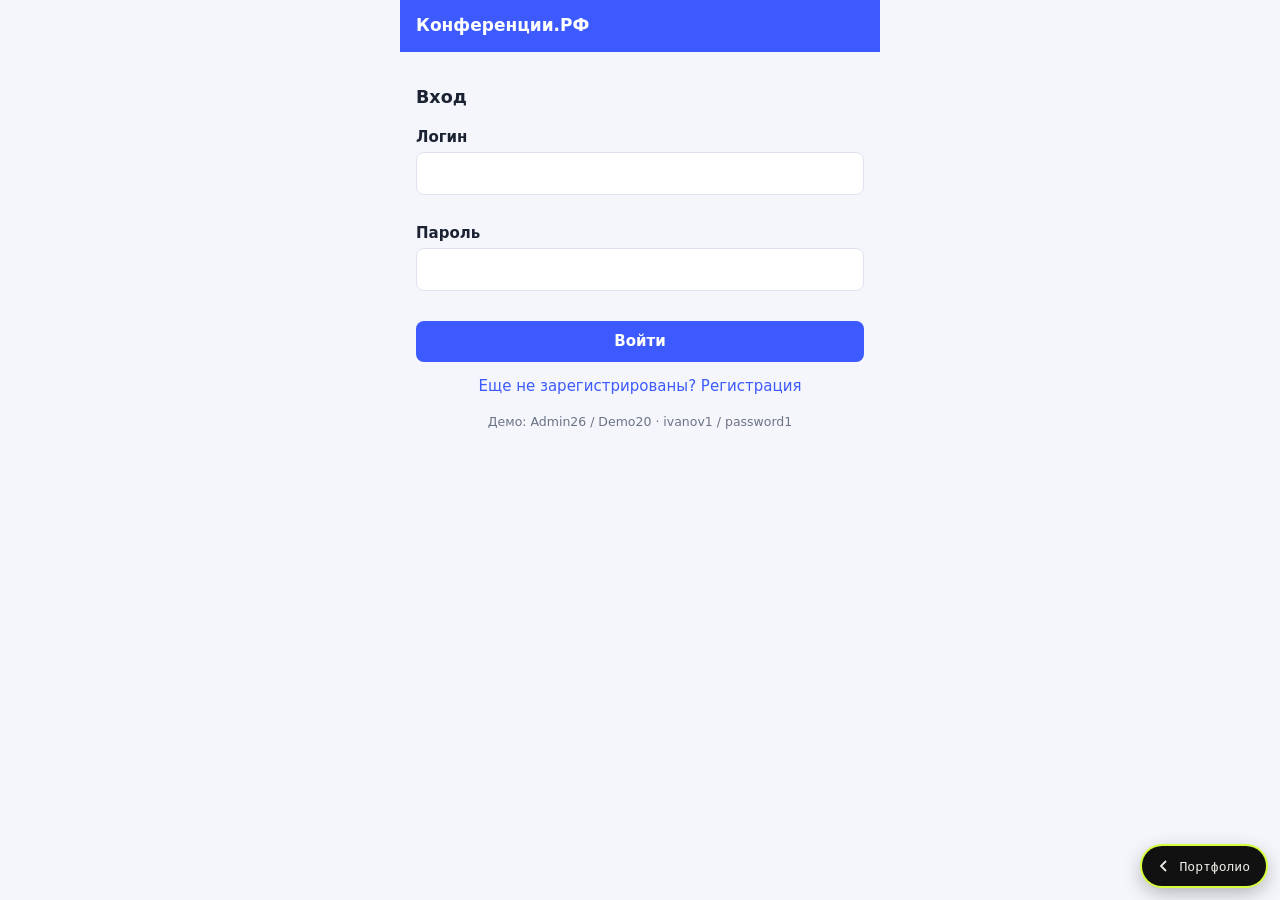
<file: konferencii.html>
<!DOCTYPE html><html lang="ru"><head><meta charset="utf-8">
<meta name="viewport" content="width=device-width,initial-scale=1,viewport-fit=cover">
<title>Конференции.РФ</title>
<style>
:root{--bg:#f4f6fb;--card:#fff;--tx:#1b2333;--mut:#6b7385;--pri:#3d5afe;--bd:#dfe3ee;--err:#d93a4a;--ok:#1f9d63;box-sizing:border-box;padding-top:env(safe-area-inset-top,0px);padding-bottom:env(safe-area-inset-bottom,0px)}
@media(prefers-color-scheme:dark){:root:not([data-theme="light"]){--bg:#12151d;--card:#1c2130;--tx:#e8ebf4;--mut:#98a0b5;--bd:#2c3348}}
:root[data-theme="dark"]{--bg:#12151d;--card:#1c2130;--tx:#e8ebf4;--mut:#98a0b5;--bd:#2c3348}
*{box-sizing:border-box}html{scroll-padding-top:env(safe-area-inset-top,0px)}
body{margin:0;background:var(--bg);color:var(--tx);font:15px/1.4 system-ui,Arial,sans-serif}
#app{max-width:480px;margin:0 auto;min-height:100vh}
header{background:var(--pri);color:#fff;padding:14px 16px;display:flex;justify-content:space-between;align-items:center;position:sticky;top:env(safe-area-inset-top,0px);z-index:5}
header b{font-size:17px}main{padding:16px}
.card{background:var(--card);border:1px solid var(--bd);border-radius:12px;padding:14px;margin-bottom:10px;transition:transform .2s,box-shadow .2s}
.card:hover{transform:translateY(-2px);box-shadow:0 6px 16px #0002}
label{display:block;font-weight:600;margin:12px 0 4px}
input,select,textarea{width:100%;padding:10px;border:1px solid var(--bd);border-radius:8px;background:var(--card);color:var(--tx);font:inherit;transition:border-color .2s}
input:focus,select:focus,textarea:focus{outline:0;border-color:var(--pri)}
.bad{border-color:var(--err)}.hint{color:var(--err);font-size:13px;min-height:16px}
button{border:0;border-radius:8px;padding:10px 14px;background:var(--pri);color:#fff;font:inherit;font-weight:600;cursor:pointer;transition:transform .1s,opacity .2s}
button:active{transform:scale(.96)}button:hover{opacity:.9}
.w{width:100%;margin-top:14px}.ghost{background:transparent;border:1px solid #fff8}.sm{padding:6px 10px;font-size:13px}
.link{background:none;color:var(--pri);padding:0;font-weight:500}.c{text-align:center;margin-top:14px}
.badge{display:inline-block;padding:2px 8px;border-radius:99px;font-size:12px;color:#fff}
.s1{background:#8a93a8}.s2{background:#e08a00}.s3{background:var(--ok)}
.alert{background:#d93a4a22;color:var(--err);padding:10px;border-radius:8px;margin-top:10px}
.slider{position:relative;overflow:hidden;height:170px;border-radius:12px;margin-bottom:16px}
.track{display:flex;height:100%;transition:transform .5s}
.slide{min-width:100%;height:170px;display:flex;align-items:center;justify-content:center;color:#fff;font-size:20px;font-weight:700;text-align:center;padding:0 40px}
.arr{position:absolute;top:50%;transform:translateY(-50%);width:34px;height:34px;padding:0;border-radius:50%;background:#0006}
.dots{position:absolute;bottom:8px;left:0;right:0;text-align:center}.dots i{display:inline-block;width:7px;height:7px;border-radius:50%;background:#fff6;margin:0 3px}.dots i.on{background:#fff}
.row{display:flex;gap:8px}.row>*{flex:1}
.pg{display:flex;gap:6px;justify-content:center;margin-top:8px}.pg button{background:var(--card);color:var(--tx);border:1px solid var(--bd);padding:6px 11px}.pg button.on{background:var(--pri);color:#fff}
#toast{position:fixed;top:calc(env(safe-area-inset-top,0px) + 62px);left:50%;transform:translate(-50%,-30px);background:var(--ok);color:#fff;padding:10px 18px;border-radius:10px;opacity:0;pointer-events:none;transition:.3s;z-index:9;max-width:90%}
#toast.show{opacity:1;transform:translate(-50%,0)}
.page{animation:in .3s}@keyframes in{from{opacity:0;transform:translateY(8px)}to{opacity:1;transform:none}}
small{color:var(--mut)}
</style></head><body>
<!-- kt-transition: шторка портфолио Kyotomoon -->
<style id="kt-style">
#kt-cur{position:fixed;left:0;right:0;top:-40vh;bottom:-40vh;z-index:2147483646;background:#D4FF3A;display:none;align-items:flex-end;padding:0 clamp(20px,4vw,56px) calc(40vh + clamp(20px,4vw,56px));pointer-events:none;will-change:transform}
#kt-cur span{font:800 clamp(36px,7vw,96px)/.95 "Inter Tight",system-ui,-apple-system,"Segoe UI",sans-serif;letter-spacing:-.04em;color:#111}
#kt-cur i{position:absolute;top:calc(40vh + clamp(20px,4vw,56px));left:clamp(20px,4vw,56px);font:500 13px/1 ui-monospace,"SF Mono",Menlo,Consolas,monospace;font-style:normal;letter-spacing:.06em;text-transform:uppercase;color:#111}
@media (pointer:coarse){#kt-cur{padding-bottom:calc(40vh + 110px + env(safe-area-inset-bottom))}#kt-cur i{top:calc(40vh + 90px + env(safe-area-inset-top))}}
#kt-back{position:fixed;right:max(14px,env(safe-area-inset-right));bottom:calc(14px + env(safe-area-inset-bottom));z-index:2147483645;display:inline-flex;align-items:center;justify-content:center;gap:8px;height:40px;min-width:40px;padding:0 16px 0 14px;border-radius:999px;background:#111;color:#ECEAE4;font:500 13px/1 ui-monospace,"SF Mono",Menlo,Consolas,monospace;text-decoration:none;box-shadow:0 0 0 2px #D4FF3A,0 6px 20px rgba(0,0,0,.3);transition:transform .25s,opacity .25s}
#kt-back svg{width:16px;height:16px;flex:none}
#kt-back:hover{transform:translateY(-2px)}
#kt-back:focus-visible{outline:2px solid #D4FF3A;outline-offset:4px}
#kt-back.kt-hide{transform:translateY(80px);opacity:0;pointer-events:none}
@media (max-width:700px),(pointer:coarse){#kt-back{padding:0;width:40px}#kt-back span{display:none}}
</style>
<div id="kt-cur" aria-hidden="true"><i></i><span></span></div>
<a id="kt-back" href="/" aria-label="Вернуться в портфолио"><svg viewBox="0 0 16 16" fill="none" stroke="currentColor" stroke-width="1.8" aria-hidden="true"><path d="M10 3 5 8l5 5"/></svg><span>Портфолио</span></a>
<script>
(function(){
  var cur=document.getElementById('kt-cur'),back=document.getElementById('kt-back');
  var still=window.matchMedia&&matchMedia('(prefers-reduced-motion: reduce)').matches;
  var t=null;try{t=sessionStorage.getItem('kt-wipe');sessionStorage.removeItem('kt-wipe')}catch(e){}
  if(t&&!still&&cur.animate){
    cur.querySelector('span').textContent=t;cur.querySelector('i').textContent='Открываю';cur.style.display='flex';
    var go=function(){cur.animate([{transform:'translateY(0)'},{transform:'translateY(-100%)'}],{duration:700,easing:'cubic-bezier(.7,0,.2,1)',fill:'forwards'}).onfinish=function(){cur.style.display='none'}};
    if(document.readyState==='complete')setTimeout(go,150);else addEventListener('load',function(){setTimeout(go,150)});
    setTimeout(go,2500);
  }
  var y=scrollY;addEventListener('scroll',function(){var n=scrollY;back.classList.toggle('kt-hide',n>y&&n>120);y=n},{passive:true});
  back.addEventListener('click',function(e){
    if(e.button!==0||e.metaKey||e.ctrlKey||e.shiftKey||e.altKey||still||!cur.animate)return;
    e.preventDefault();if(cur.style.display==='flex')return;
    var href=back.getAttribute('href');try{sessionStorage.setItem('kt-wipe','Портфолио')}catch(e){}
    cur.querySelector('span').textContent='Портфолио';cur.querySelector('i').textContent='Возвращаюсь';cur.style.display='flex';
    cur.animate([{transform:'translateY(100%)'},{transform:'translateY(0)'}],{duration:560,easing:'cubic-bezier(.7,0,.2,1)',fill:'forwards'}).onfinish=function(){setTimeout(function(){location.href=href},120)};
    setTimeout(function(){location.href=href},1200);
  });
  addEventListener('pageshow',function(e){if(e.persisted){cur.style.display='none';cur.getAnimations&&cur.getAnimations().forEach(function(a){a.cancel()})}});
})();
</script>
<!-- /kt-transition -->
<div id="app"></div><div id="toast"></div>
<script>
const ST=['Новая','Мероприятие назначено','Мероприятие завершено'];
const ROOMS=['Аудитория — 101','Аудитория — 202','Коворкинг — «Центр»','Кинозал — «Премьера»'];
const PAY=['Наличные','Банковская карта','Безналичный расчёт'];
const users=[{login:'Admin26',pass:'Demo20',name:'Администратор',role:'admin'},{login:'ivanov1',pass:'password1',name:'Иванов Иван Иванович',phone:'+7 900 111 22 33',email:'ivan@mail.ru',role:'user'}];
let bookings=[[0,'12.10.2026',0,1],[1,'15.10.2026',1,2],[2,'20.10.2026',2,3],[3,'01.11.2026',0,1],[0,'05.11.2026',1,1],[1,'11.11.2026',2,2],[2,'18.11.2026',0,3],[3,'25.11.2026',1,1]]
 .map((b,i)=>({id:i+1,user:'ivanov1',room:b[0],date:b[1],pay:b[2],st:b[3]-1,review:null}));
let me=null,page='login',form={},err={},authErr='',flt=-1,srt='desc',pg=1,si=0,timer;
const $=s=>document.querySelector(s),H=s=>String(s??'').replace(/[&<>"]/g,c=>({'&':'&amp;','<':'&lt;','>':'&gt;','"':'&quot;'}[c]));
const key=d=>d.split('.').reverse().join('');
function toast(m){const t=$('#toast');t.textContent=m;t.classList.add('show');setTimeout(()=>t.classList.remove('show'),2500)}
function go(p){page=p;form={};err={};authErr='';clearInterval(timer);render()}
function fld(n,l,t='text',ph=''){return `<label>${l}</label><input name="${n}" type="${t}" placeholder="${ph}" value="${t==='password'?'':H(form[n])}" class="${err[n]?'bad':''}"><div class="hint">${H(err[n])}</div>`}
function read(){document.querySelectorAll('input[name],textarea[name],select[name]').forEach(e=>form[e.name]=e.value)}
function reg(){read();err={};const f=form;
 ['login','password','name','phone','email'].forEach(k=>{if(!(f[k]||'').trim())err[k]='Поле обязательно'});
 if(!err.login){if(!/^[A-Za-z0-9]{6,}$/.test(f.login))err.login='Латиница и цифры, минимум 6 символов';else if(users.some(u=>u.login.toLowerCase()===f.login.toLowerCase()))err.login='Такой логин уже занят'}
 if(!err.password&&f.password.length<8)err.password='Пароль минимум 8 символов';
 if(!err.email&&!/^\S+@\S+\.\S+$/.test(f.email))err.email='Некорректный e-mail';
 if(!err.phone&&!/^\+?[0-9\s\-()]{10,18}$/.test(f.phone))err.phone='Некорректный телефон';
 if(Object.keys(err).length)return render();
 users.push({login:f.login,pass:f.password,name:f.name,phone:f.phone,email:f.email,role:'user'});go('login');toast('Регистрация успешна, войдите')}
function login(){read();const u=users.find(x=>x.login===form.login);
 if(!u)authErr='Пользователь с таким логином не найден';else if(u.pass!==form.password)authErr='Неверный пароль';
 if(authErr)return render();me=u;go(u.role==='admin'?'admin':'cabinet')}
function book(){read();err={};const m=(form.date||'').match(/^(\d{2})\.(\d{2})\.(\d{4})$/);
 const d=m&&new Date(+m[3],+m[2]-1,+m[1]);
 if(!m||d.getDate()!=+m[1]||d.getMonth()!=+m[2]-1)err.date='Дата в формате ДД.ММ.ГГГГ';
 else if(d<new Date(new Date().setHours(0,0,0,0)))err.date='Дата не может быть в прошлом';
 if(err.date)return render();
 bookings.push({id:bookings.length+1,user:me.login,room:+form.room,date:form.date,pay:+form.pay,st:0,review:null});go('cabinet');toast('Заявка отправлена администратору')}
function review(id){read();const b=bookings.find(x=>x.id===id),t=(form['t'+id]||'').trim();
 if(!t)return toast('Введите текст отзыва');b.review={r:form['r'+id]||5,t};render();toast('Спасибо за отзыв!')}
function setSt(id){read();bookings.find(x=>x.id===id).st=+form['s'+id];render();toast('Статус заявки обновлён')}
function slider(){const G=['#3d5afe,#7c4dff','#1f9d63,#20c997','#e5484d,#f59e0b','#8e4ec6,#d6409f'],T=['Аудитории','Коворкинги','Кинозалы','Всероссийские конференции'];
 return `<div class="slider"><div class="track" id="tr">${T.map((t,i)=>`<div class="slide" style="background:linear-gradient(135deg,${G[i]})">${t}</div>`).join('')}</div>
 <button class="arr" style="left:6px" onclick="mv(-1)">‹</button><button class="arr" style="right:6px" onclick="mv(1)">›</button>
 <div class="dots">${T.map((_,i)=>`<i class="${i===si?'on':''}"></i>`).join('')}</div></div>`}
function mv(d){si=(si+d+4)%4;const t=$('#tr');if(!t)return;t.style.transform=`translateX(-${si*100}%)`;document.querySelectorAll('.dots i').forEach((e,i)=>e.classList.toggle('on',i===si))}
function view(){
 if(page==='login')return `<h3>Вход</h3>${authErr?`<div class="alert">${authErr}</div>`:''}${fld('login','Логин')}${fld('password','Пароль','password')}
 <button class="w" onclick="login()">Войти</button><div class="c"><button class="link" onclick="go('register')">Еще не зарегистрированы? Регистрация</button></div>
 <div class="c"><small>Демо: Admin26 / Demo20 · ivanov1 / password1</small></div>`;
 if(page==='register')return `<h3>Регистрация</h3>${fld('login','Логин','text','латиница и цифры, от 6')}${fld('password','Пароль','password','от 8 символов')}${fld('name','ФИО')}${fld('phone','Телефон','tel','+7 900 000 00 00')}${fld('email','E-mail','email')}
 <button class="w" onclick="reg()">Зарегистрироваться</button><div class="c"><button class="link" onclick="go('login')">Уже есть аккаунт? Вход</button></div>`;
 if(page==='booking')return `<h3>Новая заявка</h3><label>Помещение</label><select name="room">${ROOMS.map((r,i)=>`<option value="${i}">${r}</option>`).join('')}</select>
 ${fld('date','Дата начала','text','ДД.ММ.ГГГГ')}<label>Способ оплаты</label><select name="pay">${PAY.map((r,i)=>`<option value="${i}">${r}</option>`).join('')}</select>
 <button class="w" onclick="book()">Отправить</button>`;
 if(page==='cabinet'){const mine=bookings.filter(b=>b.user===me.login).reverse();
  return slider()+`<h3>Мои заявки</h3>${mine.length?'':'<small>Заявок пока нет</small>'}`+mine.map(b=>`<div class="card"><b>${ROOMS[b.room]}</b><br><small>${b.date} · ${PAY[b.pay]}</small><br><span class="badge s${b.st+1}">${ST[b.st]}</span>
  ${b.review?`<p>Ваш отзыв (${b.review.r}/5): ${H(b.review.t)}</p>`:b.st>0?`<div class="row" style="margin-top:8px"><select name="r${b.id}">${[5,4,3,2,1].map(n=>`<option>${n}</option>`).join('')}</select></div><textarea name="t${b.id}" placeholder="Ваш отзыв" style="margin-top:6px"></textarea><button class="sm" style="margin-top:6px" onclick="review(${b.id})">Оставить отзыв</button>`:'<br><small>Отзыв станет доступен после изменения статуса</small>'}</div>`).join('')}
 if(page==='admin'){let l=bookings.filter(b=>flt<0||b.st===flt).sort((a,b)=>srt==='asc'?key(a.date)-key(b.date):key(b.date)-key(a.date));
  const pages=Math.max(1,Math.ceil(l.length/5));pg=Math.min(pg,pages);l=l.slice((pg-1)*5,pg*5);
  return `<h3>Панель администратора</h3><div class="row"><select onchange="flt=+this.value;pg=1;render()"><option value="-1">Все статусы</option>${ST.map((s,i)=>`<option value="${i}" ${flt===i?'selected':''}>${s}</option>`).join('')}</select>
  <select onchange="srt=this.value;render()"><option value="desc">Дата ↓</option><option value="asc" ${srt==='asc'?'selected':''}>Дата ↑</option></select></div><br>`+
  l.map(b=>{const u=users.find(x=>x.login===b.user);return `<div class="card"><b>№${b.id} · ${H(u.name)}</b> <small>${H(u.phone)}</small><br>${ROOMS[b.room]} · ${b.date} · ${PAY[b.pay]}
  <div class="row" style="margin-top:8px"><select name="s${b.id}">${ST.map((s,i)=>`<option value="${i}" ${b.st===i?'selected':''}>${s}</option>`).join('')}</select><button class="sm" style="flex:0 0 56px" onclick="setSt(${b.id})">OK</button></div></div>`}).join('')+
  `<div class="pg">${Array.from({length:pages},(_,i)=>`<button class="${i+1===pg?'on':''}" onclick="pg=${i+1};render()">${i+1}</button>`).join('')}</div>`}
}
function render(){$('#app').innerHTML=`<header><b>Конференции.РФ</b><div>${me?`${me.role==='user'?`<button class="sm ghost" onclick="go('booking')">Заявка</button> `:''}<button class="sm ghost" onclick="me=null;go('login')">Выход</button>`:''}</div></header><main class="page">${view()}</main>`;
 if(page==='cabinet'){clearInterval(timer);timer=setInterval(()=>mv(1),3000)}
 const d=$('input[name=date]');if(d)d.addEventListener('input',e=>{let v=e.target.value.replace(/\D/g,'').slice(0,8);e.target.value=v.replace(/(\d{2})(\d)/,'$1.$2').replace(/(\d{2}\.\d{2})(\d)/,'$1.$2')})}
render();
</script></body></html>
</file>
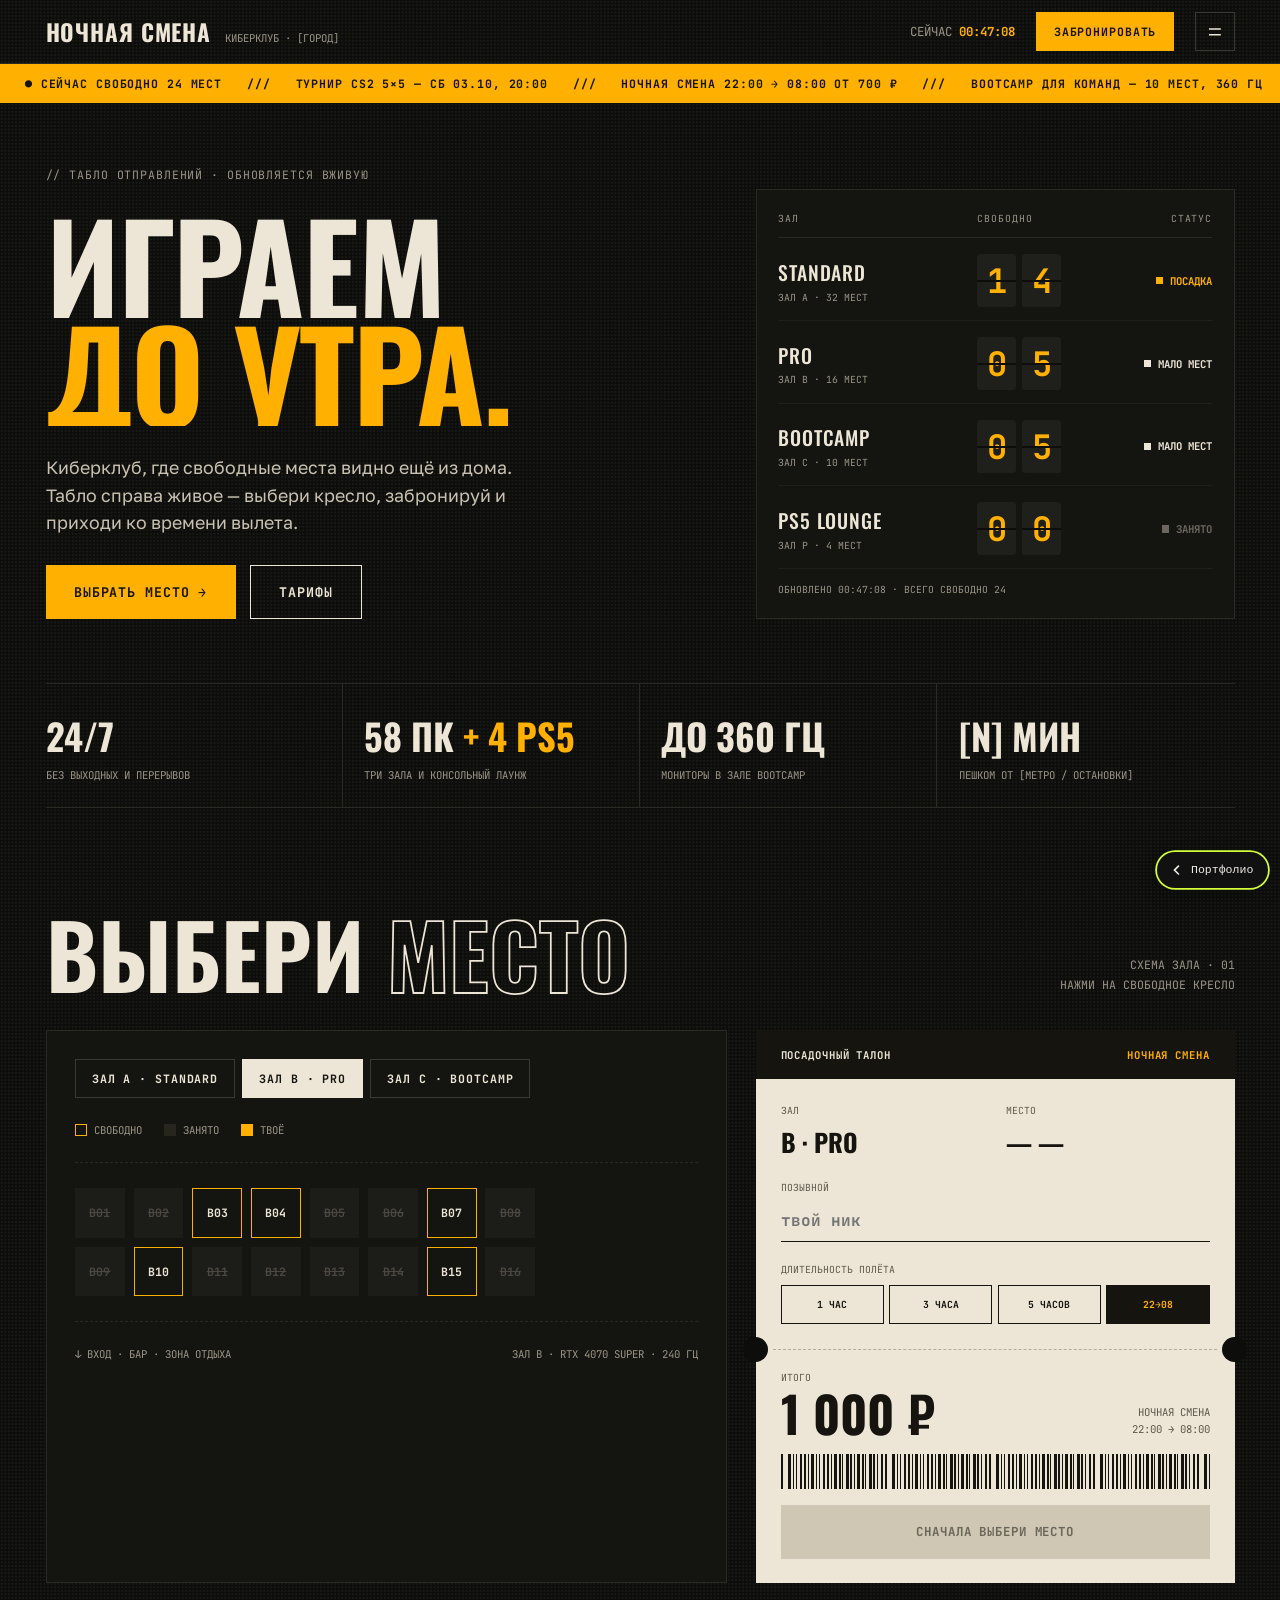
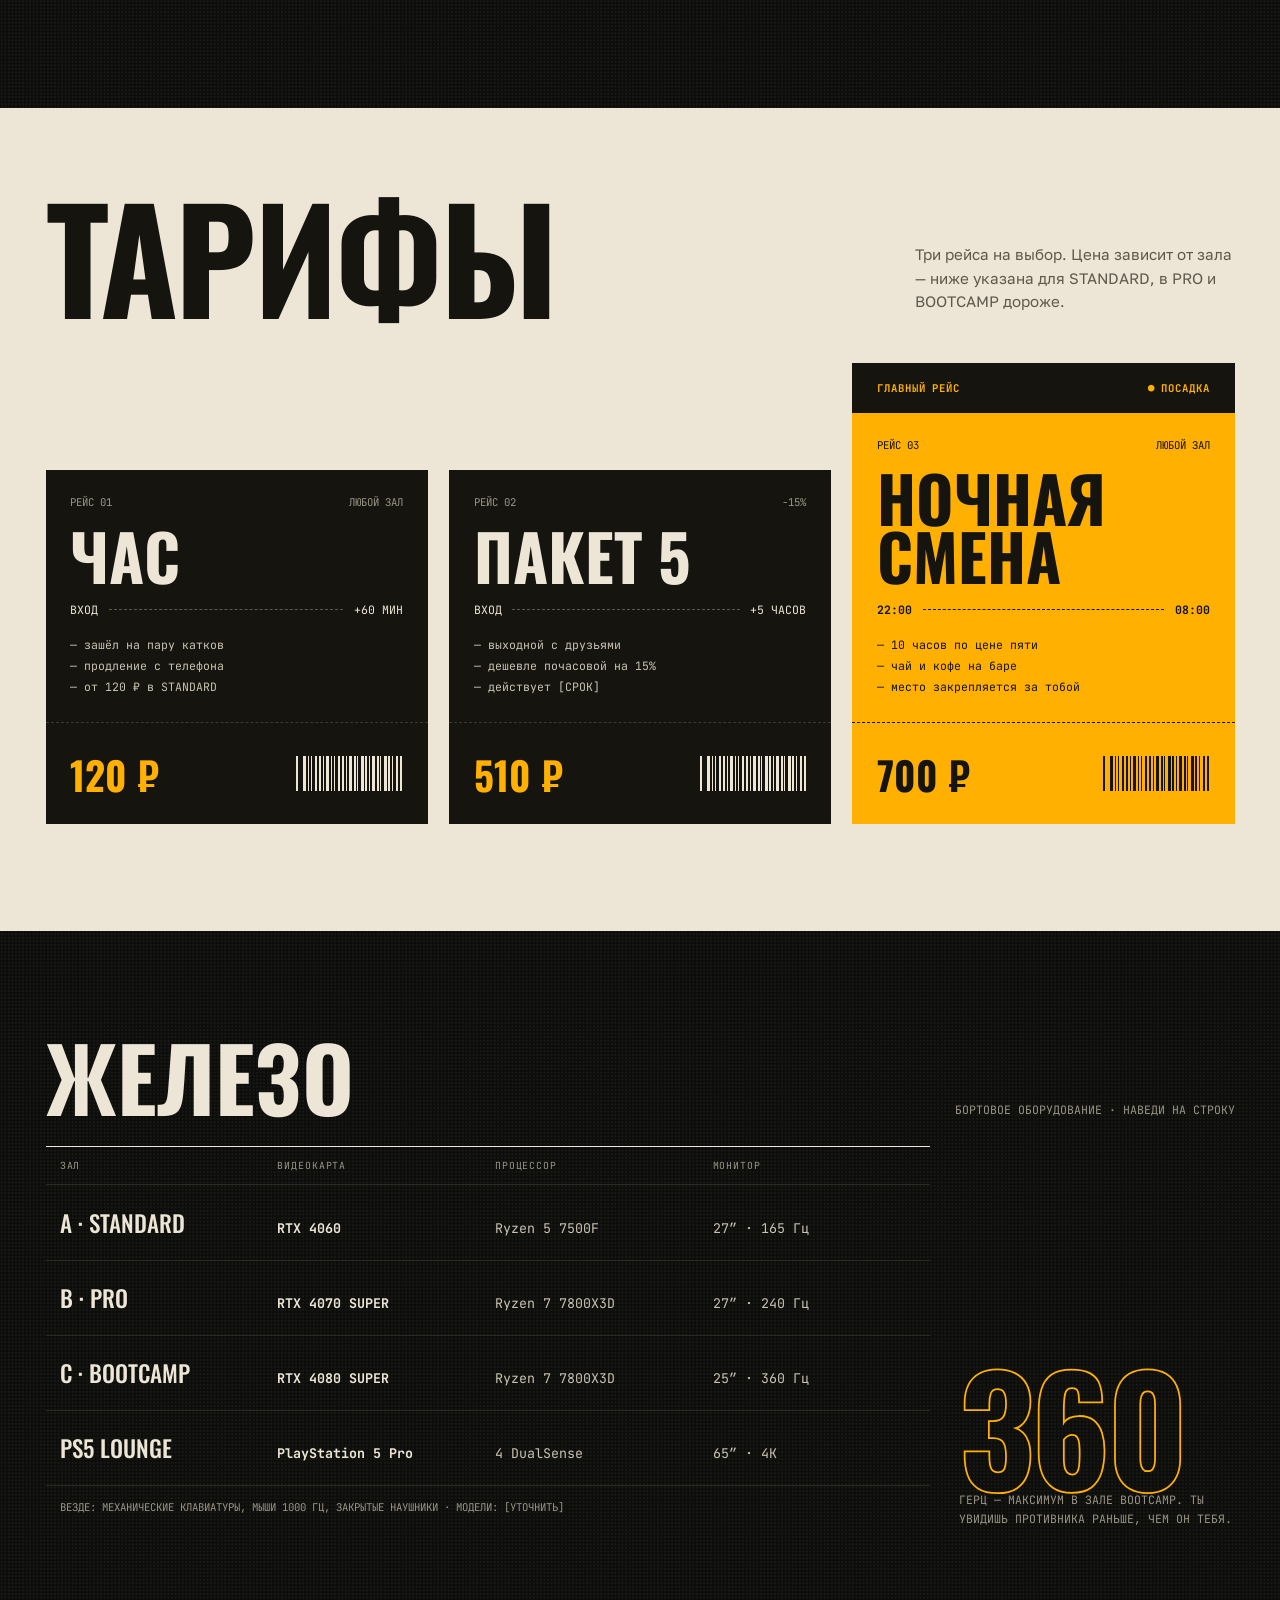
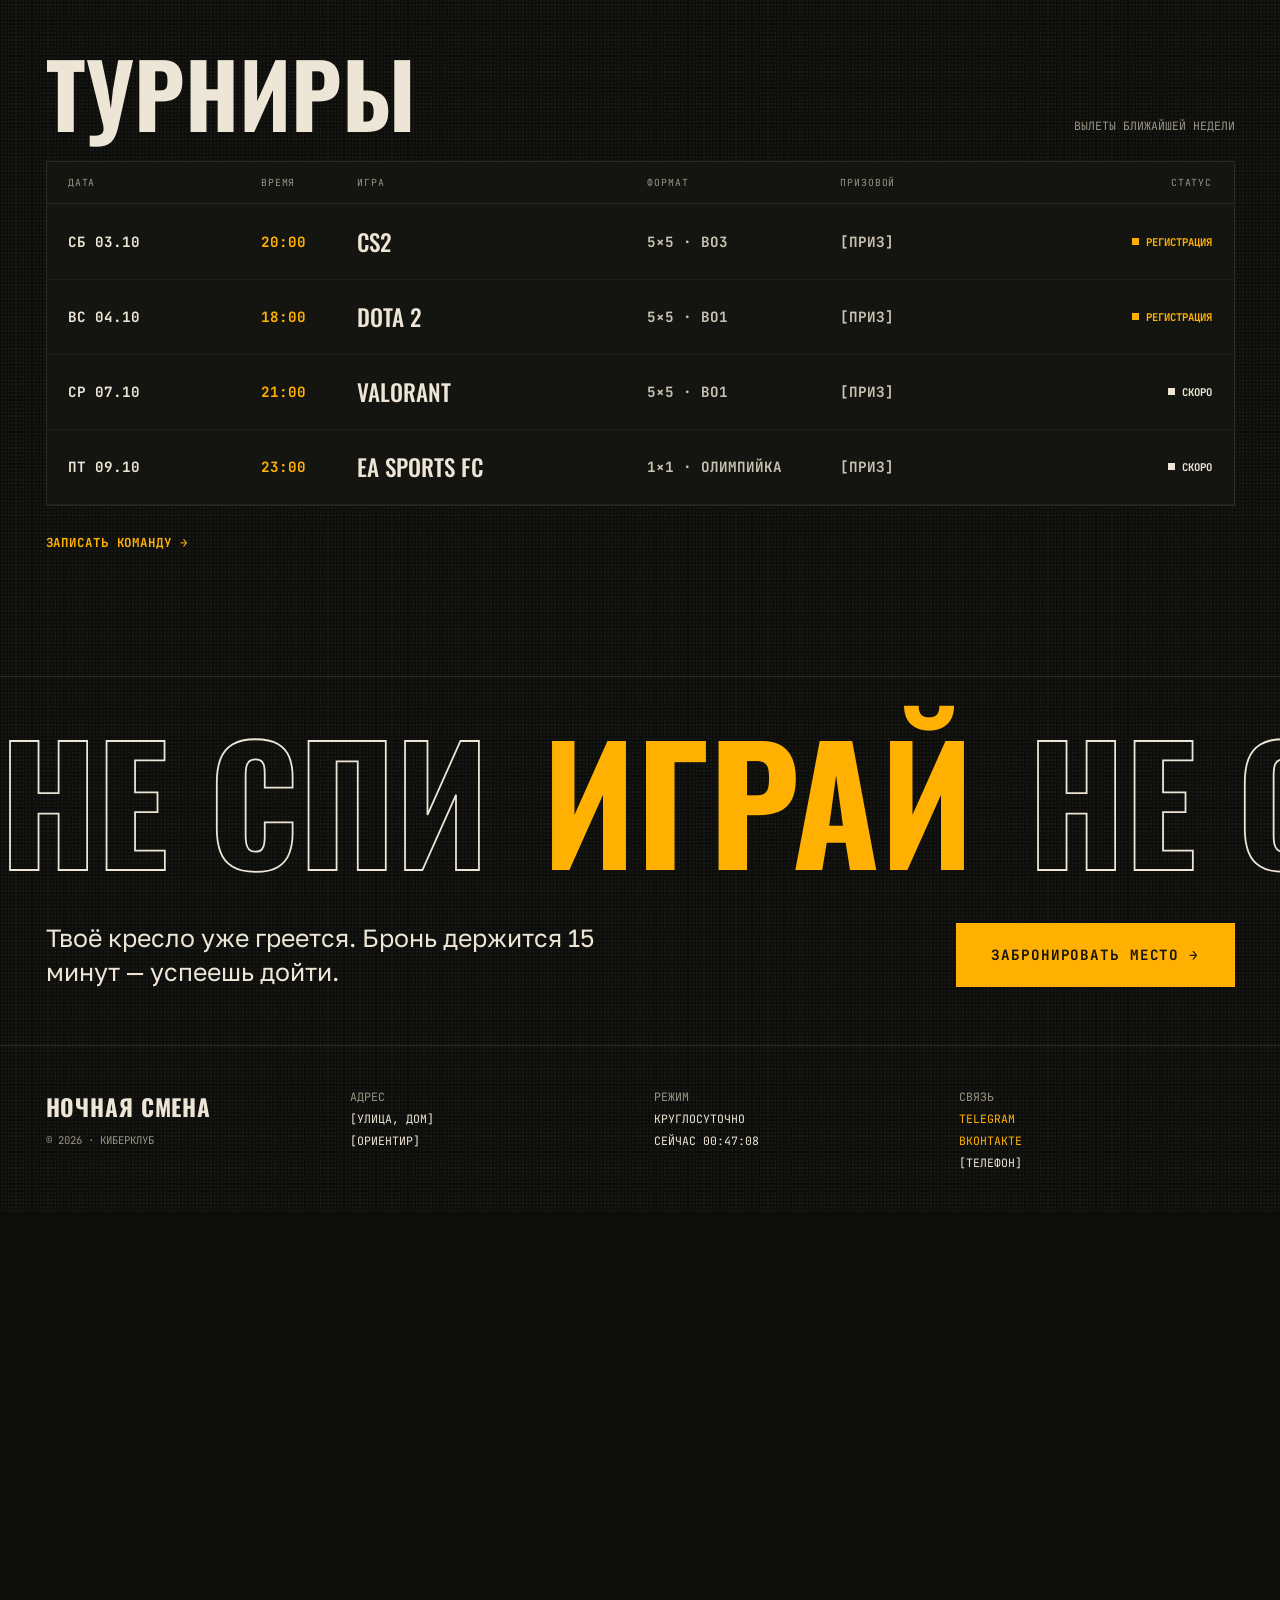
<file: night-m.html>
<!doctype html>
<html lang="ru"><head><meta charset="utf-8"><meta name="viewport" content="width=device-width,initial-scale=1"><title>Ночная смена</title><script>if(innerWidth>=700)location.replace('night.html');function fit(){var z=Math.min(1,innerWidth/390);document.body.style.zoom=z}addEventListener("resize",fit);addEventListener("DOMContentLoaded",fit);</script><style>html,body{margin:0;overflow-x:hidden}</style><style>
    .sc-placeholder{background:color-mix(in srgb,currentColor 8%,transparent);
      border:1px solid color-mix(in srgb,currentColor 50%,transparent);
      border-radius:2px;box-sizing:border-box;overflow:hidden}
    @keyframes sc-shine{0%{background-position:100% 50%}100%{background-position:0% 50%}}
    html.sc-dc-streaming .sc-placeholder,
    html.sc-dc-streaming .sc-interp.sc-missing{position:relative;
      background:color-mix(in srgb,currentColor 5%,transparent);
      border-color:transparent}
    html.sc-dc-streaming .sc-placeholder::before,
    html.sc-dc-streaming .sc-interp.sc-missing::before{content:'';
      position:absolute;inset:0;pointer-events:none;
      background:linear-gradient(90deg,rgba(217,119,87,0) 25%,rgba(247,225,211,.95) 37%,rgba(217,119,87,0) 63%);
      background-size:400% 100%;animation:sc-shine 1.4s ease infinite}
    html.sc-dc-streaming .sc-placeholder:nth-child(n+9 of .sc-placeholder)::before,
    html.sc-dc-streaming .sc-interp.sc-missing:nth-child(n+9 of .sc-interp.sc-missing)::before{animation:none;
      background:color-mix(in srgb,currentColor 8%,transparent)}
    .sc-placeholder-error{padding:4px 8px;font:11px/1.4 ui-monospace,monospace;
      color:color-mix(in srgb,currentColor 70%,transparent);word-break:break-word}
    .sc-interp.sc-missing{display:inline-block;width:2em;height:1em;overflow:hidden;
      vertical-align:text-bottom;background:rgba(255,255,255,.3);border:1px solid rgba(0,0,0,.5);
      border-radius:2px;box-sizing:border-box;color:transparent;
      user-select:none}
    .sc-interp.sc-unresolved{font-family:ui-monospace,monospace;font-size:.85em;
      color:color-mix(in srgb,currentColor 50%,transparent);
      background:color-mix(in srgb,currentColor 10%,transparent);border-radius:3px;
      padding:0 3px}
    .sc-host.sc-has-error{position:relative}
    .sc-logic-error{position:absolute;top:8px;left:8px;z-index:2147483647;max-width:60ch;
      padding:6px 10px;background:#b00020;color:#fff;font:12px/1.4 ui-monospace,monospace;
      border-radius:4px;white-space:pre-wrap;pointer-events:none}
    /* Mirrors PRINT_BASELINE_CSS in apps/web deck-stage-export.ts — keep both
       in sync until dc-runtime regains a build step. */
    @media print {
      @page { margin: 0.5cm; }
      figure, table { break-inside: avoid; }
      #dc-root, #dc-root > .sc-host { height: auto; }
      *, *::before, *::after {
        print-color-adjust: exact; -webkit-print-color-adjust: exact;
        backdrop-filter: none !important; -webkit-backdrop-filter: none !important;
        animation-delay: -99s !important; animation-duration: .001s !important;
        animation-iteration-count: 1 !important; animation-fill-mode: both !important;
        animation-play-state: running !important; transition-duration: 0s !important;
      }
    }
  </style>
<meta charset="utf-8">

<style>x-dc{display:none!important}</style>
<link rel="preconnect" href="https://fonts.googleapis.com" data-dc-tpl="1"><link href="https://fonts.googleapis.com/css2?family=Oswald:wght@500;700&amp;family=JetBrains+Mono:wght@400;700&amp;family=Golos+Text:wght@400;500;600&amp;display=swap" rel="stylesheet" data-dc-tpl="2"><style data-dc-tpl="3">
body{margin:0;background:#0D0E0B;color:#EDE6D6;font-family:'Golos Text',sans-serif}
a{color:#FFB000}a:hover{color:#FFC94D}
.board{perspective:500px}
.flap{display:inline-flex;align-items:center;justify-content:center;width:32px;height:44px;background:#1F1F1B;border-radius:3px;font-family:'JetBrains Mono',monospace;font-weight:700;font-size:26px;color:#FFB000;position:relative;animation-duration:.6s;animation-timing-function:cubic-bezier(.3,1.4,.5,1);animation-fill-mode:both}
.flap::after{content:'';position:absolute;left:0;right:0;top:50%;height:2px;margin-top:-1px;background:#0D0E0B}
.fa{animation-name:flipA}.fb{animation-name:flipB}
@keyframes flipA{0%{transform:rotateX(-90deg);opacity:0}60%{transform:rotateX(14deg);opacity:1}100%{transform:rotateX(0)}}
@keyframes flipB{0%{transform:rotateX(-90deg);opacity:0}60%{transform:rotateX(14deg);opacity:1}100%{transform:rotateX(0)}}
@keyframes marquee{from{transform:translateX(0)}to{transform:translateX(-50%)}}
.marquee{display:flex;width:max-content;animation:marquee 30s linear infinite}
@keyframes blink{0%,49%{opacity:1}50%,100%{opacity:.2}}
.blink{animation:blink 1.2s steps(1) infinite}
.line{display:block;overflow:hidden}
@keyframes rise{from{transform:translateY(105%)}to{transform:translateY(0)}}
.rise{display:block;animation:rise .9s cubic-bezier(.2,.8,.2,1) both}
.barcode{background:repeating-linear-gradient(90deg,#15140F 0 2px,transparent 2px 4px,#15140F 4px 5px,transparent 5px 8px,#15140F 8px 11px,transparent 11px 13px)}
.outline{color:transparent;-webkit-text-stroke:1.5px #EDE6D6}
.grain{background-image:radial-gradient(rgba(237,230,214,.06) 1px,transparent 1px);background-size:4px 4px}
@media (prefers-reduced-motion: reduce){*{animation:none!important;transition:none!important}}
</style></head>
<body>
<!-- kt-transition: шторка портфолио Kyotomoon -->
<style id="kt-style">
#kt-cur{position:fixed;left:0;right:0;top:-40vh;bottom:-40vh;z-index:2147483646;background:#D4FF3A;display:none;align-items:flex-end;padding:0 clamp(20px,4vw,56px) calc(40vh + clamp(20px,4vw,56px));pointer-events:none;will-change:transform}
#kt-cur span{font:800 clamp(36px,7vw,96px)/.95 "Inter Tight",system-ui,-apple-system,"Segoe UI",sans-serif;letter-spacing:-.04em;color:#111}
#kt-cur i{position:absolute;top:calc(40vh + clamp(20px,4vw,56px));left:clamp(20px,4vw,56px);font:500 13px/1 ui-monospace,"SF Mono",Menlo,Consolas,monospace;font-style:normal;letter-spacing:.06em;text-transform:uppercase;color:#111}
@media (pointer:coarse){#kt-cur{padding-bottom:calc(40vh + 110px + env(safe-area-inset-bottom))}#kt-cur i{top:calc(40vh + 90px + env(safe-area-inset-top))}}
#kt-back{position:fixed;right:max(14px,env(safe-area-inset-right));bottom:calc(14px + env(safe-area-inset-bottom));z-index:2147483645;display:inline-flex;align-items:center;justify-content:center;gap:8px;height:40px;min-width:40px;padding:0 16px 0 14px;border-radius:999px;background:#111;color:#ECEAE4;font:500 13px/1 ui-monospace,"SF Mono",Menlo,Consolas,monospace;text-decoration:none;box-shadow:0 0 0 2px #D4FF3A,0 6px 20px rgba(0,0,0,.3);transition:transform .25s,opacity .25s}
#kt-back svg{width:16px;height:16px;flex:none}
#kt-back:hover{transform:translateY(-2px)}
#kt-back:focus-visible{outline:2px solid #D4FF3A;outline-offset:4px}
#kt-back.kt-hide{transform:translateY(80px);opacity:0;pointer-events:none}
@media (max-width:700px),(pointer:coarse){#kt-back{padding:0;width:40px}#kt-back span{display:none}}
</style>
<div id="kt-cur" aria-hidden="true"><i></i><span></span></div>
<a id="kt-back" href="/" aria-label="Вернуться в портфолио"><svg viewBox="0 0 16 16" fill="none" stroke="currentColor" stroke-width="1.8" aria-hidden="true"><path d="M10 3 5 8l5 5"/></svg><span>Портфолио</span></a>
<script>
(function(){
  var cur=document.getElementById('kt-cur'),back=document.getElementById('kt-back');
  var still=window.matchMedia&&matchMedia('(prefers-reduced-motion: reduce)').matches;
  var t=null;try{t=sessionStorage.getItem('kt-wipe');sessionStorage.removeItem('kt-wipe')}catch(e){}
  if(t&&!still&&cur.animate){
    cur.querySelector('span').textContent=t;cur.querySelector('i').textContent='Открываю';cur.style.display='flex';
    var go=function(){cur.animate([{transform:'translateY(0)'},{transform:'translateY(-100%)'}],{duration:700,easing:'cubic-bezier(.7,0,.2,1)',fill:'forwards'}).onfinish=function(){cur.style.display='none'}};
    if(document.readyState==='complete')setTimeout(go,150);else addEventListener('load',function(){setTimeout(go,150)});
    setTimeout(go,2500);
  }
  var y=scrollY;addEventListener('scroll',function(){var n=scrollY;back.classList.toggle('kt-hide',n>y&&n>120);y=n},{passive:true});
  back.addEventListener('click',function(e){
    if(e.button!==0||e.metaKey||e.ctrlKey||e.shiftKey||e.altKey||still||!cur.animate)return;
    e.preventDefault();if(cur.style.display==='flex')return;
    var href=back.getAttribute('href');try{sessionStorage.setItem('kt-wipe','Портфолио')}catch(e){}
    cur.querySelector('span').textContent='Портфолио';cur.querySelector('i').textContent='Возвращаюсь';cur.style.display='flex';
    cur.animate([{transform:'translateY(100%)'},{transform:'translateY(0)'}],{duration:560,easing:'cubic-bezier(.7,0,.2,1)',fill:'forwards'}).onfinish=function(){setTimeout(function(){location.href=href},120)};
    setTimeout(function(){location.href=href},1200);
  });
  addEventListener('pageshow',function(e){if(e.persisted){cur.style.display='none';cur.getAnimations&&cur.getAnimations().forEach(function(a){a.cancel()})}});
})();
</script>
<!-- /kt-transition -->

<div id="dc-root"><div class="sc-host" data-sc-name="Mobile"><div data-dc-tpl="4" class="grain" style="width: 390px; height: 3000px; box-sizing: border-box; display: flex; flex-direction: column; background-color: rgb(13, 14, 11); color: rgb(237, 230, 214); font-family: &quot;Golos Text&quot;, sans-serif; overflow: hidden;"><header data-dc-tpl="5" style="height: 60px; box-sizing: border-box; padding: 0px 16px; display: flex; align-items: center; justify-content: space-between; border-bottom: 1px solid rgb(42, 42, 36);"><div data-dc-tpl="6" style="font-family: Oswald, sans-serif; font-weight: 700; font-size: 20px; letter-spacing: 1px;">НОЧНАЯ СМЕНА</div><div data-dc-tpl="7" style="display: flex; align-items: center; gap: 10px;"><span data-dc-tpl="8" style="font-family: &quot;JetBrains Mono&quot;, monospace; font-size: 12px; font-weight: 700; color: rgb(255, 176, 0);"><span class="sc-interp">09:47:28</span></span><button data-dc-tpl="9" type="button" aria-label="Меню" style="width: 44px; height: 44px; border: 1px solid rgb(58, 58, 52); background: transparent; display: flex; align-items: center; justify-content: center; cursor: pointer;"><svg data-dc-tpl="10" width="20" height="20" viewBox="0 0 24 24" fill="none" stroke="#EDE6D6" stroke-width="2" aria-hidden="true"><path data-dc-tpl="11" d="M4 8 H20 M4 16 H20"></path></svg></button></div></header><div data-dc-tpl="12" style="height: 36px; background: rgb(255, 176, 0); color: rgb(21, 20, 15); overflow: hidden; display: flex; align-items: center; font-family: &quot;JetBrains Mono&quot;, monospace; font-size: 11px; font-weight: 700; letter-spacing: 1px;"><div data-dc-tpl="13" class="marquee"><span data-dc-tpl="15" style="padding: 0px 18px; white-space: nowrap;"><span class="sc-interp">● СВОБОДНО 24 МЕСТ</span></span><span data-dc-tpl="16">///</span><span data-dc-tpl="15" style="padding: 0px 18px; white-space: nowrap;"><span class="sc-interp">CS2 5×5 — СБ 03.10, 20:00</span></span><span data-dc-tpl="16">///</span><span data-dc-tpl="15" style="padding: 0px 18px; white-space: nowrap;"><span class="sc-interp">НОЧЬ ОТ 700 ₽</span></span><span data-dc-tpl="16">///</span><span data-dc-tpl="15" style="padding: 0px 18px; white-space: nowrap;"><span class="sc-interp">● СВОБОДНО 24 МЕСТ</span></span><span data-dc-tpl="16">///</span><span data-dc-tpl="15" style="padding: 0px 18px; white-space: nowrap;"><span class="sc-interp">CS2 5×5 — СБ 03.10, 20:00</span></span><span data-dc-tpl="16">///</span><span data-dc-tpl="15" style="padding: 0px 18px; white-space: nowrap;"><span class="sc-interp">НОЧЬ ОТ 700 ₽</span></span><span data-dc-tpl="16">///</span></div></div><section data-dc-tpl="17" style="padding: 32px 16px 0px; display: flex; flex-direction: column; gap: 20px;"><div data-dc-tpl="18" style="font-family: &quot;JetBrains Mono&quot;, monospace; font-size: 11px; color: rgb(154, 148, 134); letter-spacing: 1px;">// ТАБЛО ОТПРАВЛЕНИЙ</div><h1 data-dc-tpl="19" style="margin: 0px; font-family: Oswald, sans-serif; font-weight: 700; font-size: 104px; line-height: 0.86; letter-spacing: -1px; text-transform: uppercase;"><span data-dc-tpl="20" class="line"><span data-dc-tpl="21" class="rise">Играем</span></span><span data-dc-tpl="22" class="line"><span data-dc-tpl="23" class="rise" style="animation-delay: 0.15s; color: rgb(255, 176, 0);">до утра<span data-dc-tpl="24" class="blink">.</span></span></span></h1><p data-dc-tpl="25" style="margin: 0px; font-size: 17px; line-height: 1.55; color: rgb(201, 194, 178);">Свободные места видно ещё из дома. Выбери кресло и приходи ко времени вылета.</p><a data-dc-tpl="26" href="#seats" style="height: 56px; display: flex; align-items: center; justify-content: center; background: rgb(255, 176, 0); color: rgb(21, 20, 15); font-family: &quot;JetBrains Mono&quot;, monospace; font-size: 14px; font-weight: 700; letter-spacing: 1px; text-decoration: none;">ВЫБРАТЬ МЕСТО →</a><div data-dc-tpl="27" style="background: rgb(20, 21, 17); border: 1px solid rgb(42, 42, 36); padding: 16px; display: flex; flex-direction: column;"><div data-dc-tpl="29" style="display: flex; justify-content: space-between; align-items: center; padding: 12px 0px; border-bottom: 1px solid rgb(31, 31, 27);"><div data-dc-tpl="30" style="display: flex; flex-direction: column; gap: 4px;"><div data-dc-tpl="31" style="font-family: Oswald, sans-serif; font-size: 18px; font-weight: 500; letter-spacing: 1px;"><span class="sc-interp">STANDARD</span></div><div data-dc-tpl="32" style="display: flex; align-items: center; gap: 6px; font-family: &quot;JetBrains Mono&quot;, monospace; font-size: 10px; font-weight: 700; color: rgb(255, 176, 0);"><span data-dc-tpl="33" class="blink" style="width: 6px; height: 6px; background: rgb(255, 176, 0);"></span><span class="sc-interp">ПОСАДКА</span></div></div><div data-dc-tpl="34" class="board" style="display: flex; gap: 4px;"><span data-dc-tpl="36" class="flap fa" style="animation-delay: 0.3s;"><span class="sc-interp">1</span></span><span data-dc-tpl="36" class="flap fa" style="animation-delay: 0.38s;"><span class="sc-interp">4</span></span></div></div><div data-dc-tpl="29" style="display: flex; justify-content: space-between; align-items: center; padding: 12px 0px; border-bottom: 1px solid rgb(31, 31, 27);"><div data-dc-tpl="30" style="display: flex; flex-direction: column; gap: 4px;"><div data-dc-tpl="31" style="font-family: Oswald, sans-serif; font-size: 18px; font-weight: 500; letter-spacing: 1px;"><span class="sc-interp">PRO</span></div><div data-dc-tpl="32" style="display: flex; align-items: center; gap: 6px; font-family: &quot;JetBrains Mono&quot;, monospace; font-size: 10px; font-weight: 700; color: rgb(237, 230, 214);"><span data-dc-tpl="33" class="" style="width: 6px; height: 6px; background: rgb(237, 230, 214);"></span><span class="sc-interp">МАЛО МЕСТ</span></div></div><div data-dc-tpl="34" class="board" style="display: flex; gap: 4px;"><span data-dc-tpl="36" class="flap fa" style="animation-delay: 0.45s;"><span class="sc-interp">0</span></span><span data-dc-tpl="36" class="flap fa" style="animation-delay: 0.53s;"><span class="sc-interp">5</span></span></div></div><div data-dc-tpl="29" style="display: flex; justify-content: space-between; align-items: center; padding: 12px 0px; border-bottom: 1px solid rgb(31, 31, 27);"><div data-dc-tpl="30" style="display: flex; flex-direction: column; gap: 4px;"><div data-dc-tpl="31" style="font-family: Oswald, sans-serif; font-size: 18px; font-weight: 500; letter-spacing: 1px;"><span class="sc-interp">BOOTCAMP</span></div><div data-dc-tpl="32" style="display: flex; align-items: center; gap: 6px; font-family: &quot;JetBrains Mono&quot;, monospace; font-size: 10px; font-weight: 700; color: rgb(237, 230, 214);"><span data-dc-tpl="33" class="" style="width: 6px; height: 6px; background: rgb(237, 230, 214);"></span><span class="sc-interp">МАЛО МЕСТ</span></div></div><div data-dc-tpl="34" class="board" style="display: flex; gap: 4px;"><span data-dc-tpl="36" class="flap fa" style="animation-delay: 0.6s;"><span class="sc-interp">0</span></span><span data-dc-tpl="36" class="flap fa" style="animation-delay: 0.68s;"><span class="sc-interp">5</span></span></div></div><div data-dc-tpl="29" style="display: flex; justify-content: space-between; align-items: center; padding: 12px 0px; border-bottom: 1px solid rgb(31, 31, 27);"><div data-dc-tpl="30" style="display: flex; flex-direction: column; gap: 4px;"><div data-dc-tpl="31" style="font-family: Oswald, sans-serif; font-size: 18px; font-weight: 500; letter-spacing: 1px;"><span class="sc-interp">PS5 LOUNGE</span></div><div data-dc-tpl="32" style="display: flex; align-items: center; gap: 6px; font-family: &quot;JetBrains Mono&quot;, monospace; font-size: 10px; font-weight: 700; color: rgb(107, 103, 93);"><span data-dc-tpl="33" class="" style="width: 6px; height: 6px; background: rgb(107, 103, 93);"></span><span class="sc-interp">ЗАНЯТО</span></div></div><div data-dc-tpl="34" class="board" style="display: flex; gap: 4px;"><span data-dc-tpl="36" class="flap fa" style="animation-delay: 0.75s;"><span class="sc-interp">0</span></span><span data-dc-tpl="36" class="flap fa" style="animation-delay: 0.83s;"><span class="sc-interp">0</span></span></div></div><div data-dc-tpl="37" style="padding-top: 10px; font-family: &quot;JetBrains Mono&quot;, monospace; font-size: 10px; color: rgb(154, 148, 134);">ОБНОВЛЕНО <span class="sc-interp">09:47:28</span></div></div></section><section data-dc-tpl="38" id="seats" style="padding: 64px 16px 0px; display: flex; flex-direction: column; gap: 20px;"><h2 data-dc-tpl="39" style="margin: 0px; font-family: Oswald, sans-serif; font-weight: 700; font-size: 56px; line-height: 0.9; text-transform: uppercase;">Выбери <span data-dc-tpl="40" class="outline">место</span></h2><div data-dc-tpl="41" style="font-family: &quot;JetBrains Mono&quot;, monospace; font-size: 11px; color: rgb(154, 148, 134);">ЗАЛ B · PRO · НАЖМИ НА СВОБОДНОЕ КРЕСЛО</div><div data-dc-tpl="42" style="display: grid; grid-template-columns: repeat(4, minmax(0px, 1fr)); gap: 8px; padding: 16px; background: rgb(20, 21, 17); border: 1px solid rgb(42, 42, 36);"><button data-dc-tpl="44" type="button" disabled="" aria-label="Место B01, занято" style="height: 52px; border: 2px solid rgb(28, 28, 24); background: rgb(28, 28, 24); color: rgb(74, 71, 64); text-decoration: line-through; font-family: &quot;JetBrains Mono&quot;, monospace; font-size: 13px; font-weight: 700; cursor: pointer;"><span class="sc-interp">B01</span></button><button data-dc-tpl="44" type="button" disabled="" aria-label="Место B02, занято" style="height: 52px; border: 2px solid rgb(28, 28, 24); background: rgb(28, 28, 24); color: rgb(74, 71, 64); text-decoration: line-through; font-family: &quot;JetBrains Mono&quot;, monospace; font-size: 13px; font-weight: 700; cursor: pointer;"><span class="sc-interp">B02</span></button><button data-dc-tpl="44" type="button" aria-label="Место B03" style="height: 52px; border: 2px solid rgb(255, 176, 0); background: transparent; color: rgb(237, 230, 214); text-decoration: none; font-family: &quot;JetBrains Mono&quot;, monospace; font-size: 13px; font-weight: 700; cursor: pointer;"><span class="sc-interp">B03</span></button><button data-dc-tpl="44" type="button" aria-label="Место B04" style="height: 52px; border: 2px solid rgb(255, 176, 0); background: transparent; color: rgb(237, 230, 214); text-decoration: none; font-family: &quot;JetBrains Mono&quot;, monospace; font-size: 13px; font-weight: 700; cursor: pointer;"><span class="sc-interp">B04</span></button><button data-dc-tpl="44" type="button" disabled="" aria-label="Место B05, занято" style="height: 52px; border: 2px solid rgb(28, 28, 24); background: rgb(28, 28, 24); color: rgb(74, 71, 64); text-decoration: line-through; font-family: &quot;JetBrains Mono&quot;, monospace; font-size: 13px; font-weight: 700; cursor: pointer;"><span class="sc-interp">B05</span></button><button data-dc-tpl="44" type="button" disabled="" aria-label="Место B06, занято" style="height: 52px; border: 2px solid rgb(28, 28, 24); background: rgb(28, 28, 24); color: rgb(74, 71, 64); text-decoration: line-through; font-family: &quot;JetBrains Mono&quot;, monospace; font-size: 13px; font-weight: 700; cursor: pointer;"><span class="sc-interp">B06</span></button><button data-dc-tpl="44" type="button" aria-label="Место B07" style="height: 52px; border: 2px solid rgb(255, 176, 0); background: transparent; color: rgb(237, 230, 214); text-decoration: none; font-family: &quot;JetBrains Mono&quot;, monospace; font-size: 13px; font-weight: 700; cursor: pointer;"><span class="sc-interp">B07</span></button><button data-dc-tpl="44" type="button" disabled="" aria-label="Место B08, занято" style="height: 52px; border: 2px solid rgb(28, 28, 24); background: rgb(28, 28, 24); color: rgb(74, 71, 64); text-decoration: line-through; font-family: &quot;JetBrains Mono&quot;, monospace; font-size: 13px; font-weight: 700; cursor: pointer;"><span class="sc-interp">B08</span></button><button data-dc-tpl="44" type="button" disabled="" aria-label="Место B09, занято" style="height: 52px; border: 2px solid rgb(28, 28, 24); background: rgb(28, 28, 24); color: rgb(74, 71, 64); text-decoration: line-through; font-family: &quot;JetBrains Mono&quot;, monospace; font-size: 13px; font-weight: 700; cursor: pointer;"><span class="sc-interp">B09</span></button><button data-dc-tpl="44" type="button" aria-label="Место B10" style="height: 52px; border: 2px solid rgb(255, 176, 0); background: transparent; color: rgb(237, 230, 214); text-decoration: none; font-family: &quot;JetBrains Mono&quot;, monospace; font-size: 13px; font-weight: 700; cursor: pointer;"><span class="sc-interp">B10</span></button><button data-dc-tpl="44" type="button" disabled="" aria-label="Место B11, занято" style="height: 52px; border: 2px solid rgb(28, 28, 24); background: rgb(28, 28, 24); color: rgb(74, 71, 64); text-decoration: line-through; font-family: &quot;JetBrains Mono&quot;, monospace; font-size: 13px; font-weight: 700; cursor: pointer;"><span class="sc-interp">B11</span></button><button data-dc-tpl="44" type="button" disabled="" aria-label="Место B12, занято" style="height: 52px; border: 2px solid rgb(28, 28, 24); background: rgb(28, 28, 24); color: rgb(74, 71, 64); text-decoration: line-through; font-family: &quot;JetBrains Mono&quot;, monospace; font-size: 13px; font-weight: 700; cursor: pointer;"><span class="sc-interp">B12</span></button><button data-dc-tpl="44" type="button" disabled="" aria-label="Место B13, занято" style="height: 52px; border: 2px solid rgb(28, 28, 24); background: rgb(28, 28, 24); color: rgb(74, 71, 64); text-decoration: line-through; font-family: &quot;JetBrains Mono&quot;, monospace; font-size: 13px; font-weight: 700; cursor: pointer;"><span class="sc-interp">B13</span></button><button data-dc-tpl="44" type="button" disabled="" aria-label="Место B14, занято" style="height: 52px; border: 2px solid rgb(28, 28, 24); background: rgb(28, 28, 24); color: rgb(74, 71, 64); text-decoration: line-through; font-family: &quot;JetBrains Mono&quot;, monospace; font-size: 13px; font-weight: 700; cursor: pointer;"><span class="sc-interp">B14</span></button><button data-dc-tpl="44" type="button" aria-label="Место B15" style="height: 52px; border: 2px solid rgb(255, 176, 0); background: transparent; color: rgb(237, 230, 214); text-decoration: none; font-family: &quot;JetBrains Mono&quot;, monospace; font-size: 13px; font-weight: 700; cursor: pointer;"><span class="sc-interp">B15</span></button><button data-dc-tpl="44" type="button" disabled="" aria-label="Место B16, занято" style="height: 52px; border: 2px solid rgb(28, 28, 24); background: rgb(28, 28, 24); color: rgb(74, 71, 64); text-decoration: line-through; font-family: &quot;JetBrains Mono&quot;, monospace; font-size: 13px; font-weight: 700; cursor: pointer;"><span class="sc-interp">B16</span></button></div><div data-dc-tpl="45" style="position: relative; background: rgb(237, 230, 214); color: rgb(21, 20, 15);"><div data-dc-tpl="46" style="padding: 14px 20px; background: rgb(21, 20, 15); color: rgb(237, 230, 214); display: flex; justify-content: space-between; font-family: &quot;JetBrains Mono&quot;, monospace; font-size: 11px; font-weight: 700;"><span data-dc-tpl="47">ПОСАДОЧНЫЙ ТАЛОН</span><span data-dc-tpl="48" style="color: rgb(255, 176, 0);">22:00 → 08:00</span></div><div data-dc-tpl="49" style="padding: 20px; display: flex; justify-content: space-between;"><div data-dc-tpl="50" style="display: flex; flex-direction: column; gap: 4px;"><span data-dc-tpl="51" style="font-family: &quot;JetBrains Mono&quot;, monospace; font-size: 10px; color: rgb(94, 89, 77);">МЕСТО</span><span data-dc-tpl="52" style="font-family: Oswald, sans-serif; font-size: 32px; font-weight: 700;"><span class="sc-interp">— —</span></span></div><div data-dc-tpl="53" style="display: flex; flex-direction: column; gap: 4px; align-items: flex-end;"><span data-dc-tpl="54" style="font-family: &quot;JetBrains Mono&quot;, monospace; font-size: 10px; color: rgb(94, 89, 77);">НОЧНАЯ СМЕНА</span><span data-dc-tpl="55" style="font-family: Oswald, sans-serif; font-size: 32px; font-weight: 700;">1 000 ₽</span></div></div><div data-dc-tpl="56" style="margin: 0px 16px; border-top: 2px dashed rgb(181, 173, 154);"></div><div data-dc-tpl="57" style="padding: 16px 20px 20px; display: flex; flex-direction: column; gap: 14px;"><div data-dc-tpl="58" class="barcode" style="height: 32px;"></div><button data-dc-tpl="59" type="button" disabled="" style="height: 56px; border: 0px; background: rgb(207, 199, 180); color: rgb(107, 102, 90); font-family: &quot;JetBrains Mono&quot;, monospace; font-size: 13px; font-weight: 700; letter-spacing: 1px;"><span class="sc-interp">СНАЧАЛА ВЫБЕРИ МЕСТО</span></button></div></div></section><section data-dc-tpl="60" style="margin-top: 72px; padding: 56px 16px; background: rgb(237, 230, 214); color: rgb(21, 20, 15); display: flex; flex-direction: column; gap: 20px;"><h2 data-dc-tpl="61" style="margin: 0px; font-family: Oswald, sans-serif; font-weight: 700; font-size: 88px; line-height: 0.82; letter-spacing: -1px; text-transform: uppercase;">Тарифы</h2><div data-dc-tpl="62" style="background: rgb(21, 20, 15); color: rgb(237, 230, 214); padding: 20px; display: flex; justify-content: space-between; align-items: center;"><div data-dc-tpl="63" style="display: flex; flex-direction: column; gap: 4px;"><span data-dc-tpl="64" style="font-family: &quot;JetBrains Mono&quot;, monospace; font-size: 10px; color: rgb(154, 148, 134);">РЕЙС 01</span><span data-dc-tpl="65" style="font-family: Oswald, sans-serif; font-size: 36px; font-weight: 700;">ЧАС</span></div><span data-dc-tpl="66" style="font-family: Oswald, sans-serif; font-size: 32px; font-weight: 700; color: rgb(255, 176, 0);">120 ₽</span></div><div data-dc-tpl="67" style="background: rgb(21, 20, 15); color: rgb(237, 230, 214); padding: 20px; display: flex; justify-content: space-between; align-items: center;"><div data-dc-tpl="68" style="display: flex; flex-direction: column; gap: 4px;"><span data-dc-tpl="69" style="font-family: &quot;JetBrains Mono&quot;, monospace; font-size: 10px; color: rgb(154, 148, 134);">РЕЙС 02 · −15%</span><span data-dc-tpl="70" style="font-family: Oswald, sans-serif; font-size: 36px; font-weight: 700;">ПАКЕТ 5</span></div><span data-dc-tpl="71" style="font-family: Oswald, sans-serif; font-size: 32px; font-weight: 700; color: rgb(255, 176, 0);">510 ₽</span></div><div data-dc-tpl="72" style="background: rgb(255, 176, 0); color: rgb(21, 20, 15); padding: 20px; display: flex; justify-content: space-between; align-items: center;"><div data-dc-tpl="73" style="display: flex; flex-direction: column; gap: 4px;"><span data-dc-tpl="74" style="font-family: &quot;JetBrains Mono&quot;, monospace; font-size: 10px; font-weight: 700;">РЕЙС 03 · 22:00 → 08:00</span><span data-dc-tpl="75" style="font-family: Oswald, sans-serif; font-size: 36px; font-weight: 700;">НОЧНАЯ СМЕНА</span></div><span data-dc-tpl="76" style="font-family: Oswald, sans-serif; font-size: 32px; font-weight: 700;">700 ₽</span></div><div data-dc-tpl="77" style="font-family: &quot;JetBrains Mono&quot;, monospace; font-size: 11px; color: rgb(94, 89, 77);">ЦЕНЫ ДЛЯ ЗАЛА STANDARD</div></section><section data-dc-tpl="78" style="padding: 64px 16px 0px; display: flex; flex-direction: column; gap: 16px;"><h2 data-dc-tpl="79" style="margin: 0px; font-family: Oswald, sans-serif; font-weight: 700; font-size: 56px; line-height: 0.9; text-transform: uppercase;">Турниры</h2><div data-dc-tpl="81" style="display: flex; justify-content: space-between; align-items: center; padding: 16px 0px; border-bottom: 1px solid rgb(42, 42, 36);"><div data-dc-tpl="82" style="display: flex; flex-direction: column; gap: 4px;"><span data-dc-tpl="83" style="font-family: &quot;JetBrains Mono&quot;, monospace; font-size: 11px; color: rgb(154, 148, 134);"><span class="sc-interp">СБ 03.10</span> · <span data-dc-tpl="84" style="color: rgb(255, 176, 0);"><span class="sc-interp">20:00</span></span></span><span data-dc-tpl="85" style="font-family: Oswald, sans-serif; font-size: 24px; font-weight: 500;"><span class="sc-interp">CS2 · 5×5</span></span></div><span data-dc-tpl="86" style="display: flex; align-items: center; gap: 6px; font-family: &quot;JetBrains Mono&quot;, monospace; font-size: 10px; font-weight: 700; color: rgb(255, 176, 0);"><span data-dc-tpl="87" class="blink" style="width: 6px; height: 6px; background: rgb(255, 176, 0);"></span><span class="sc-interp">РЕГИСТРАЦИЯ</span></span></div><div data-dc-tpl="81" style="display: flex; justify-content: space-between; align-items: center; padding: 16px 0px; border-bottom: 1px solid rgb(42, 42, 36);"><div data-dc-tpl="82" style="display: flex; flex-direction: column; gap: 4px;"><span data-dc-tpl="83" style="font-family: &quot;JetBrains Mono&quot;, monospace; font-size: 11px; color: rgb(154, 148, 134);"><span class="sc-interp">ВС 04.10</span> · <span data-dc-tpl="84" style="color: rgb(255, 176, 0);"><span class="sc-interp">18:00</span></span></span><span data-dc-tpl="85" style="font-family: Oswald, sans-serif; font-size: 24px; font-weight: 500;"><span class="sc-interp">DOTA 2 · 5×5</span></span></div><span data-dc-tpl="86" style="display: flex; align-items: center; gap: 6px; font-family: &quot;JetBrains Mono&quot;, monospace; font-size: 10px; font-weight: 700; color: rgb(255, 176, 0);"><span data-dc-tpl="87" class="blink" style="width: 6px; height: 6px; background: rgb(255, 176, 0);"></span><span class="sc-interp">РЕГИСТРАЦИЯ</span></span></div><div data-dc-tpl="81" style="display: flex; justify-content: space-between; align-items: center; padding: 16px 0px; border-bottom: 1px solid rgb(42, 42, 36);"><div data-dc-tpl="82" style="display: flex; flex-direction: column; gap: 4px;"><span data-dc-tpl="83" style="font-family: &quot;JetBrains Mono&quot;, monospace; font-size: 11px; color: rgb(154, 148, 134);"><span class="sc-interp">СР 07.10</span> · <span data-dc-tpl="84" style="color: rgb(255, 176, 0);"><span class="sc-interp">21:00</span></span></span><span data-dc-tpl="85" style="font-family: Oswald, sans-serif; font-size: 24px; font-weight: 500;"><span class="sc-interp">VALORANT · 5×5</span></span></div><span data-dc-tpl="86" style="display: flex; align-items: center; gap: 6px; font-family: &quot;JetBrains Mono&quot;, monospace; font-size: 10px; font-weight: 700; color: rgb(237, 230, 214);"><span data-dc-tpl="87" class="" style="width: 6px; height: 6px; background: rgb(237, 230, 214);"></span><span class="sc-interp">СКОРО</span></span></div><div data-dc-tpl="81" style="display: flex; justify-content: space-between; align-items: center; padding: 16px 0px; border-bottom: 1px solid rgb(42, 42, 36);"><div data-dc-tpl="82" style="display: flex; flex-direction: column; gap: 4px;"><span data-dc-tpl="83" style="font-family: &quot;JetBrains Mono&quot;, monospace; font-size: 11px; color: rgb(154, 148, 134);"><span class="sc-interp">ПТ 09.10</span> · <span data-dc-tpl="84" style="color: rgb(255, 176, 0);"><span class="sc-interp">23:00</span></span></span><span data-dc-tpl="85" style="font-family: Oswald, sans-serif; font-size: 24px; font-weight: 500;"><span class="sc-interp">EA SPORTS FC · 1×1</span></span></div><span data-dc-tpl="86" style="display: flex; align-items: center; gap: 6px; font-family: &quot;JetBrains Mono&quot;, monospace; font-size: 10px; font-weight: 700; color: rgb(237, 230, 214);"><span data-dc-tpl="87" class="" style="width: 6px; height: 6px; background: rgb(237, 230, 214);"></span><span class="sc-interp">СКОРО</span></span></div></section><footer data-dc-tpl="88" style="margin-top: auto; padding: 32px 16px; border-top: 1px solid rgb(42, 42, 36); display: flex; flex-direction: column; gap: 10px; font-family: &quot;JetBrains Mono&quot;, monospace; font-size: 12px;"><div data-dc-tpl="89" style="font-family: Oswald, sans-serif; font-weight: 700; font-size: 22px; letter-spacing: 1px;">НОЧНАЯ СМЕНА</div><span data-dc-tpl="90">[УЛИЦА, ДОМ] · КРУГЛОСУТОЧНО</span><div data-dc-tpl="91" style="display: flex; gap: 20px;"><a data-dc-tpl="92" href="#top" style="text-decoration: none;">TELEGRAM</a><a data-dc-tpl="93" href="#top" style="text-decoration: none;">ВКОНТАКТЕ</a></div></footer></div></div></div>



<script>setInterval(function(){var d=new Date(),p=function(n){return(n<10?"0":"")+n},t=p(d.getHours())+":"+p(d.getMinutes())+":"+p(d.getSeconds());var w=document.createTreeWalker(document.body,4),n;while(n=w.nextNode()){if(/\d\d:\d\d:\d\d/.test(n.nodeValue))n.nodeValue=n.nodeValue.replace(/\d\d:\d\d:\d\d/g,t)}},1000)</script></body></html>
</file>
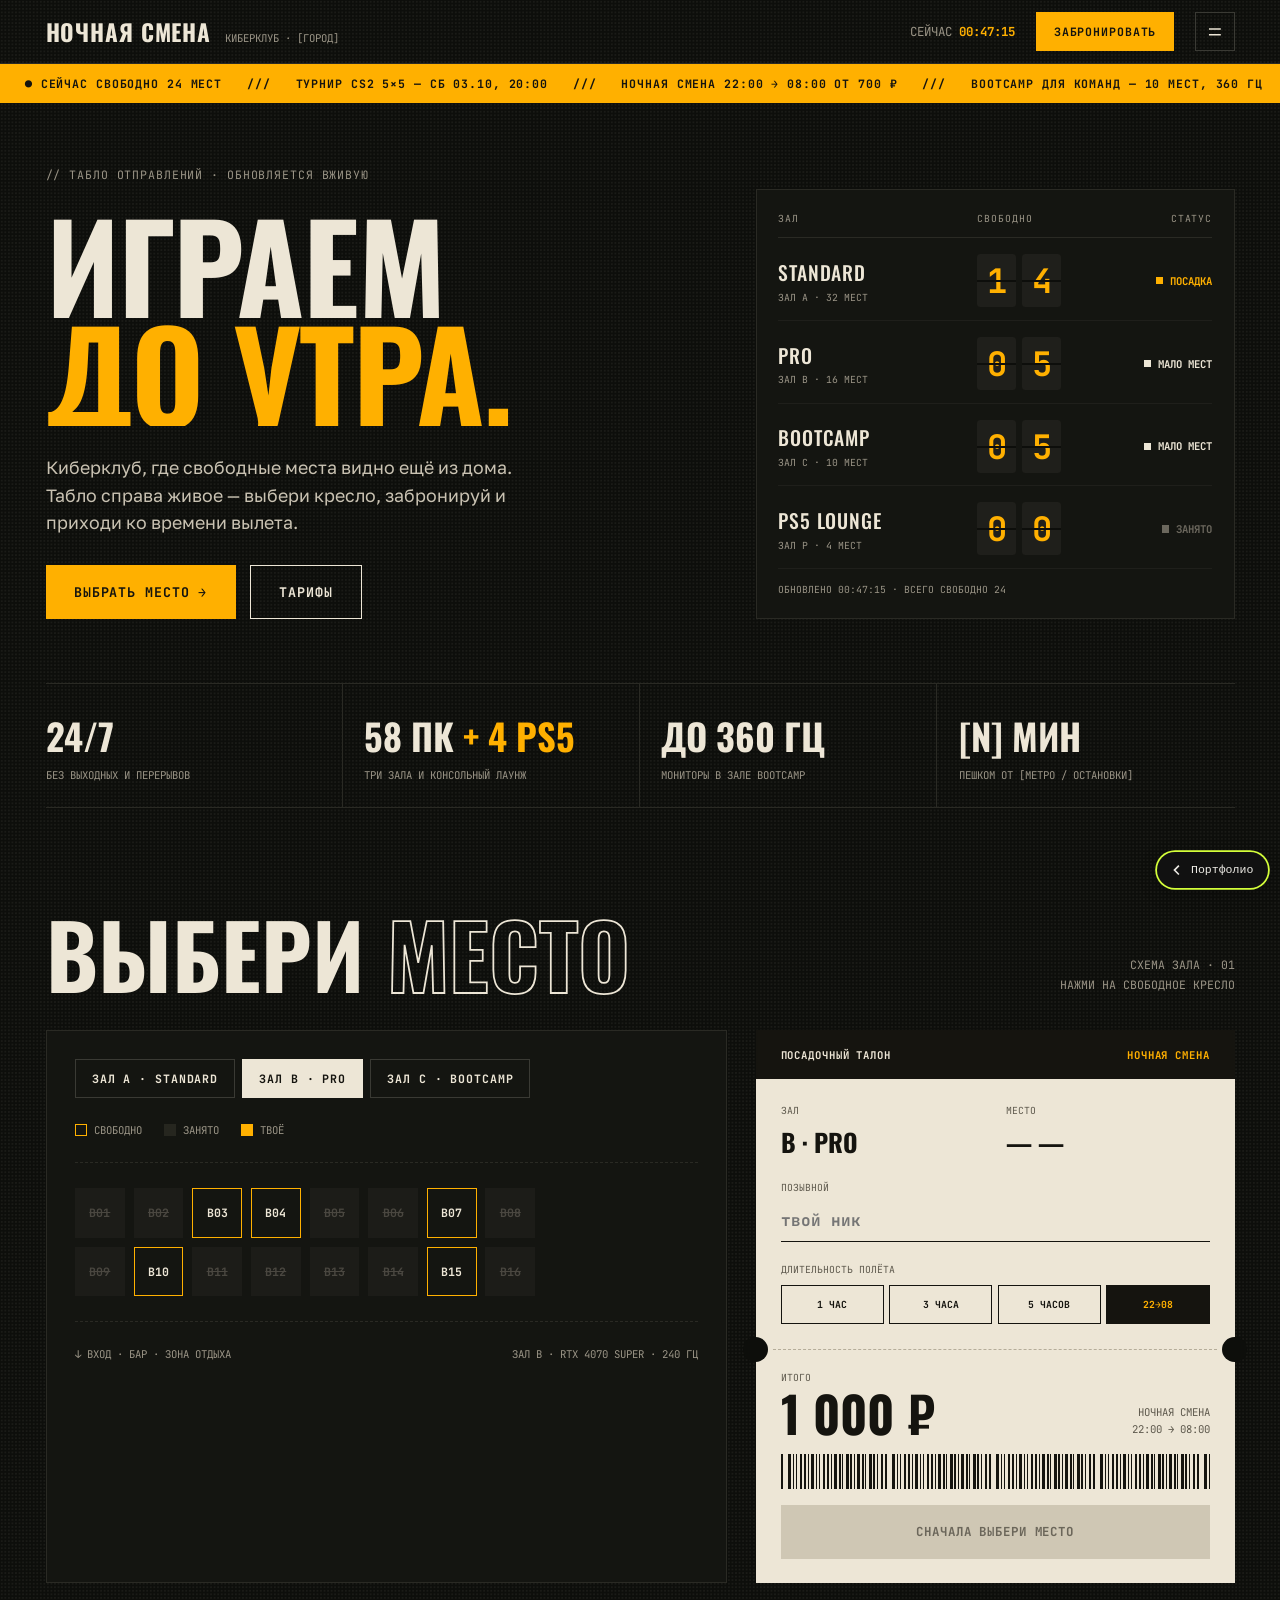
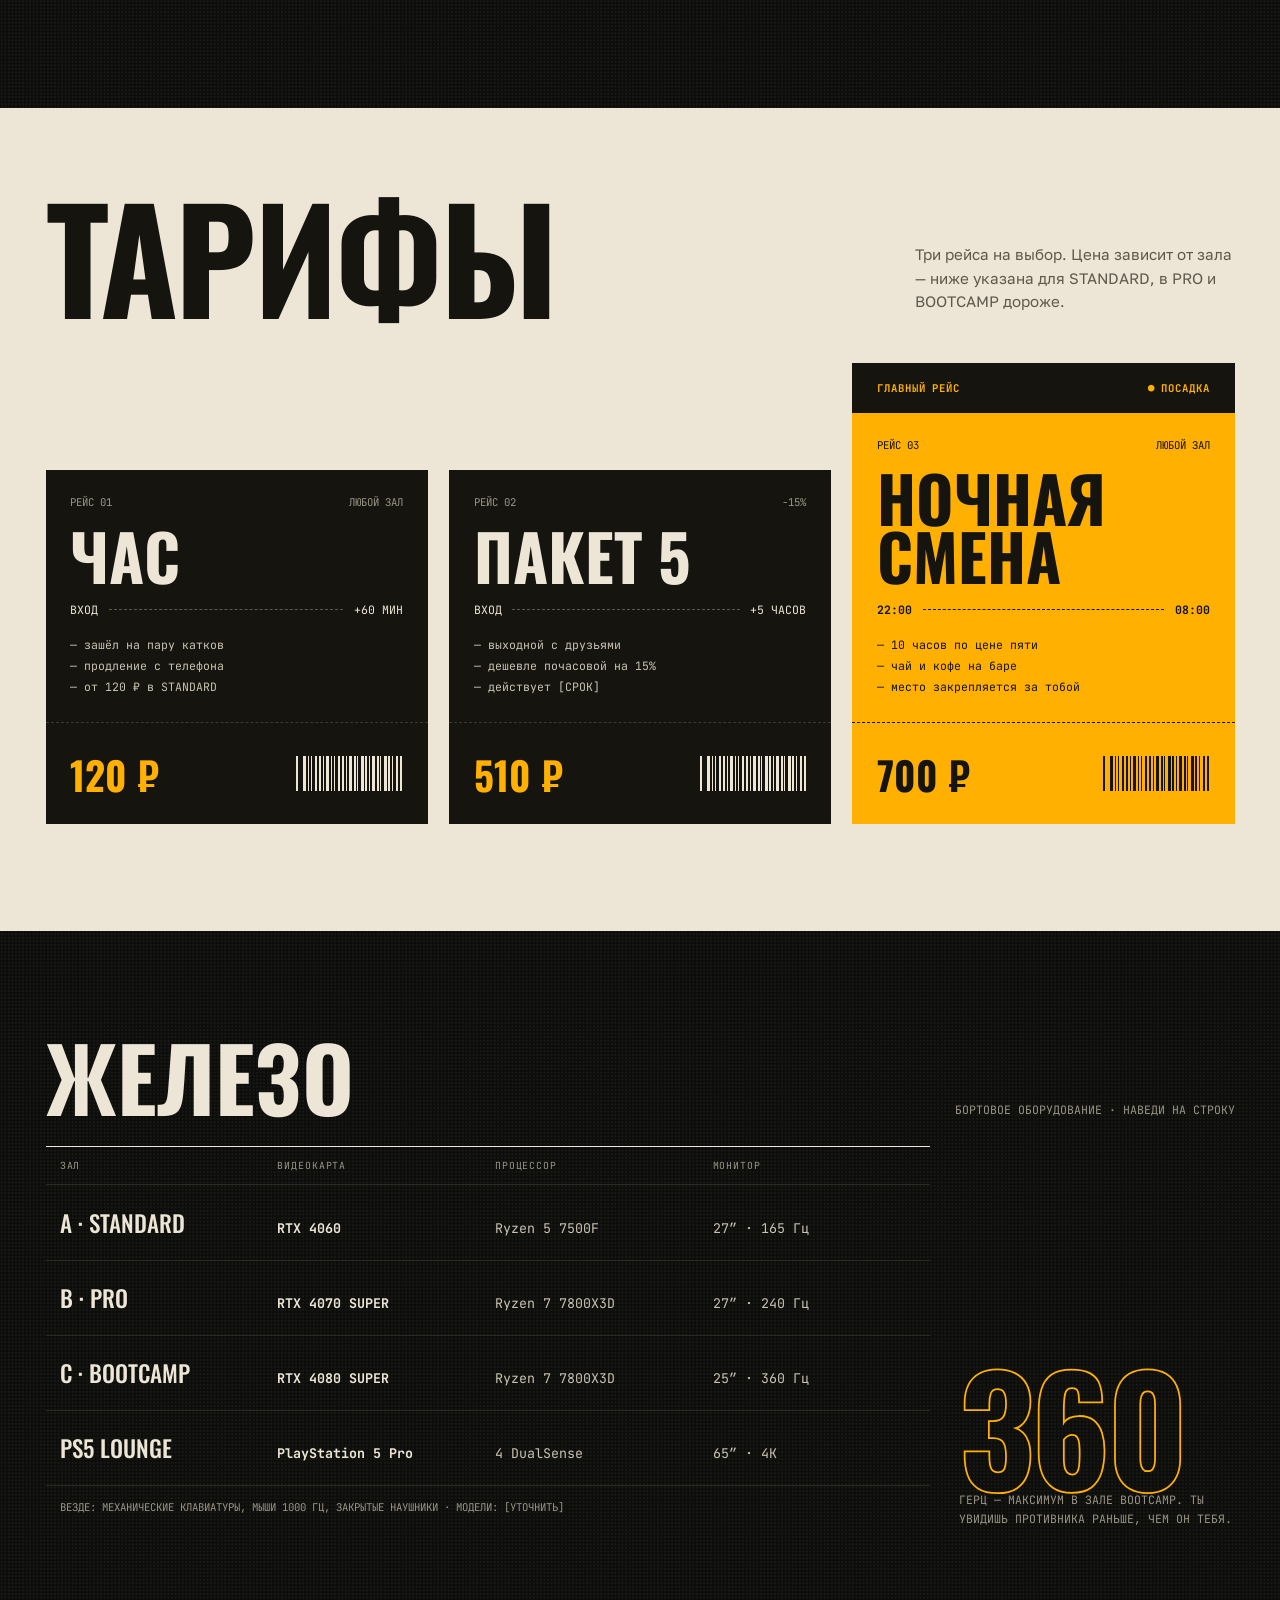
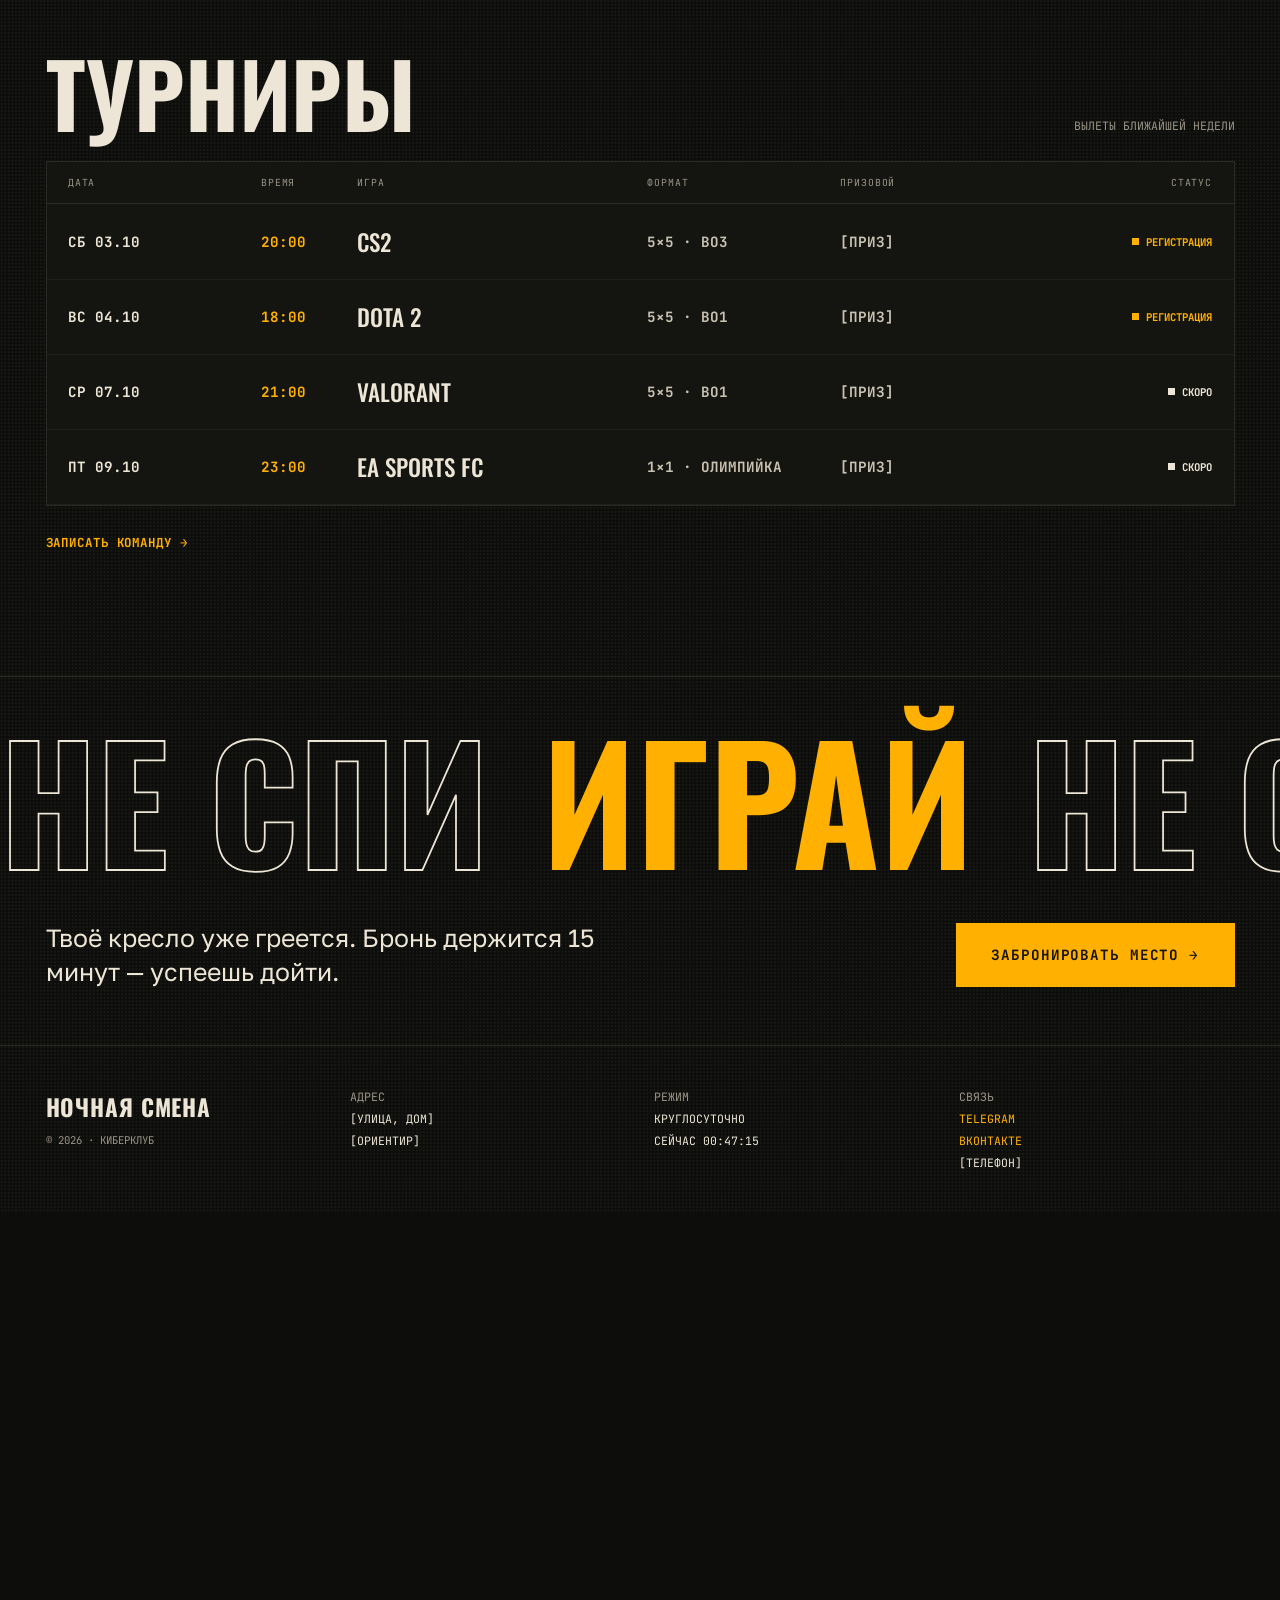
<file: night.html>
<!doctype html>
<html lang="ru"><head><meta charset="utf-8"><meta name="viewport" content="width=device-width,initial-scale=1"><title>Ночная смена</title><script>if(innerWidth<700)location.replace('night-m.html');function fit(){var z=Math.min(1,innerWidth/1440);document.body.style.zoom=z}addEventListener("resize",fit);addEventListener("DOMContentLoaded",fit);</script><style>html,body{margin:0;overflow-x:hidden}</style><style>
    .sc-placeholder{background:color-mix(in srgb,currentColor 8%,transparent);
      border:1px solid color-mix(in srgb,currentColor 50%,transparent);
      border-radius:2px;box-sizing:border-box;overflow:hidden}
    @keyframes sc-shine{0%{background-position:100% 50%}100%{background-position:0% 50%}}
    html.sc-dc-streaming .sc-placeholder,
    html.sc-dc-streaming .sc-interp.sc-missing{position:relative;
      background:color-mix(in srgb,currentColor 5%,transparent);
      border-color:transparent}
    html.sc-dc-streaming .sc-placeholder::before,
    html.sc-dc-streaming .sc-interp.sc-missing::before{content:'';
      position:absolute;inset:0;pointer-events:none;
      background:linear-gradient(90deg,rgba(217,119,87,0) 25%,rgba(247,225,211,.95) 37%,rgba(217,119,87,0) 63%);
      background-size:400% 100%;animation:sc-shine 1.4s ease infinite}
    html.sc-dc-streaming .sc-placeholder:nth-child(n+9 of .sc-placeholder)::before,
    html.sc-dc-streaming .sc-interp.sc-missing:nth-child(n+9 of .sc-interp.sc-missing)::before{animation:none;
      background:color-mix(in srgb,currentColor 8%,transparent)}
    .sc-placeholder-error{padding:4px 8px;font:11px/1.4 ui-monospace,monospace;
      color:color-mix(in srgb,currentColor 70%,transparent);word-break:break-word}
    .sc-interp.sc-missing{display:inline-block;width:2em;height:1em;overflow:hidden;
      vertical-align:text-bottom;background:rgba(255,255,255,.3);border:1px solid rgba(0,0,0,.5);
      border-radius:2px;box-sizing:border-box;color:transparent;
      user-select:none}
    .sc-interp.sc-unresolved{font-family:ui-monospace,monospace;font-size:.85em;
      color:color-mix(in srgb,currentColor 50%,transparent);
      background:color-mix(in srgb,currentColor 10%,transparent);border-radius:3px;
      padding:0 3px}
    .sc-host.sc-has-error{position:relative}
    .sc-logic-error{position:absolute;top:8px;left:8px;z-index:2147483647;max-width:60ch;
      padding:6px 10px;background:#b00020;color:#fff;font:12px/1.4 ui-monospace,monospace;
      border-radius:4px;white-space:pre-wrap;pointer-events:none}
    /* Mirrors PRINT_BASELINE_CSS in apps/web deck-stage-export.ts — keep both
       in sync until dc-runtime regains a build step. */
    @media print {
      @page { margin: 0.5cm; }
      figure, table { break-inside: avoid; }
      #dc-root, #dc-root > .sc-host { height: auto; }
      *, *::before, *::after {
        print-color-adjust: exact; -webkit-print-color-adjust: exact;
        backdrop-filter: none !important; -webkit-backdrop-filter: none !important;
        animation-delay: -99s !important; animation-duration: .001s !important;
        animation-iteration-count: 1 !important; animation-fill-mode: both !important;
        animation-play-state: running !important; transition-duration: 0s !important;
      }
    }
  </style>
<meta charset="utf-8">

<style>x-dc{display:none!important}</style>
<link rel="preconnect" href="https://fonts.googleapis.com" data-dc-tpl="1"><link href="https://fonts.googleapis.com/css2?family=Oswald:wght@500;700&amp;family=JetBrains+Mono:wght@400;700&amp;family=Golos+Text:wght@400;500;600&amp;display=swap" rel="stylesheet" data-dc-tpl="2"><style data-dc-tpl="3">
body{margin:0;background:#0D0E0B;color:#EDE6D6;font-family:'Golos Text',sans-serif}
a{color:#FFB000}a:hover{color:#FFC94D}
.board{perspective:600px}
.flap{display:inline-flex;align-items:center;justify-content:center;width:44px;height:60px;background:#1F1F1B;border-radius:4px;font-family:'JetBrains Mono',monospace;font-weight:700;font-size:38px;color:#FFB000;position:relative;transform-origin:50% 50%;animation-duration:.6s;animation-timing-function:cubic-bezier(.3,1.4,.5,1);animation-fill-mode:both}
.flap::after{content:'';position:absolute;left:0;right:0;top:50%;height:2px;margin-top:-1px;background:#0D0E0B}
.fa{animation-name:flipA}.fb{animation-name:flipB}
@keyframes flipA{0%{transform:rotateX(-90deg);opacity:0}60%{transform:rotateX(14deg);opacity:1}100%{transform:rotateX(0)}}
@keyframes flipB{0%{transform:rotateX(-90deg);opacity:0}60%{transform:rotateX(14deg);opacity:1}100%{transform:rotateX(0)}}
@keyframes marquee{from{transform:translateX(0)}to{transform:translateX(-50%)}}
.marquee{display:flex;width:max-content;animation:marquee 38s linear infinite}
.marquee.slow{animation-duration:26s}
@keyframes blink{0%,49%{opacity:1}50%,100%{opacity:.2}}
.blink{animation:blink 1.2s steps(1) infinite}
.line{display:block;overflow:hidden}
@keyframes rise{from{transform:translateY(105%)}to{transform:translateY(0)}}
.rise{display:block;animation:rise .9s cubic-bezier(.2,.8,.2,1) both}
@keyframes fadeUp{from{opacity:0;transform:translateY(24px)}to{opacity:1;transform:none}}
.fade{animation:fadeUp .8s cubic-bezier(.2,.8,.2,1) both}
.btn{transition:transform .2s cubic-bezier(.2,.8,.2,1),box-shadow .2s}
.btn:hover{transform:translate(-4px,-4px);box-shadow:6px 6px 0 #EDE6D6}
.btn-ink:hover{box-shadow:6px 6px 0 #FFB000}
.ticket{transition:transform .4s cubic-bezier(.2,.8,.2,1),box-shadow .4s}
.ticket:hover{transform:translateY(-12px) rotate(-1.5deg);box-shadow:0 22px 0 -10px #15140F}
.row{transition:background .2s,color .2s}
.row:hover{background:#FFB000!important;color:#15140F!important}
.row:hover *{color:#15140F!important}
.seat{transition:transform .15s cubic-bezier(.2,.8,.2,1),background .15s}
.seat:not(:disabled):hover{transform:translateY(-4px)}
.navlink{position:relative}
.navlink::after{content:'';position:absolute;left:0;right:100%;bottom:-6px;height:2px;background:#FFB000;transition:right .25s}
.navlink:hover::after{right:0}
.barcode{background:repeating-linear-gradient(90deg,#15140F 0 2px,transparent 2px 4px,#15140F 4px 5px,transparent 5px 8px,#15140F 8px 11px,transparent 11px 13px)}
.barcode-l{background:repeating-linear-gradient(90deg,#EDE6D6 0 2px,transparent 2px 4px,#EDE6D6 4px 5px,transparent 5px 8px,#EDE6D6 8px 11px,transparent 11px 13px)}
.outline{color:transparent;-webkit-text-stroke:2px #EDE6D6}
.outline-amber{color:transparent;-webkit-text-stroke:2px #FFB000}
.grain{background-image:radial-gradient(rgba(237,230,214,.06) 1px,transparent 1px);background-size:4px 4px}
@media (prefers-reduced-motion: reduce){*{animation:none!important;transition:none!important}}
html,body{overflow-x:hidden}
.px{padding-left:clamp(16px,4vw,56px)!important;padding-right:clamp(16px,4vw,56px)!important}
.mx{margin-left:clamp(16px,4vw,56px)!important;margin-right:clamp(16px,4vw,56px)!important}
.title-row{flex-wrap:wrap;gap:16px}
.scroll-x{overflow-x:auto}
.burger{display:none!important}
@media (max-width:1320px){.nav{display:none!important}.burger{display:flex!important}}
@media (max-width:1240px){.g-stack{grid-template-columns:minmax(0,1fr)!important}.g-stack>*{grid-column:1/-1!important}}
@media (max-width:1000px){.nav{display:none!important}.g-3{grid-template-columns:minmax(0,1fr)!important;max-width:520px}.g-4{grid-template-columns:repeat(2,minmax(0,1fr))!important}.g-4>*{border-right:0!important;padding-left:0!important}}
@media (max-width:640px){.clock{display:none!important}header.px{height:60px!important}.g-4{grid-template-columns:minmax(0,1fr)!important}}
</style></head>
<body>
<!-- kt-transition: шторка портфолио Kyotomoon -->
<style id="kt-style">
#kt-cur{position:fixed;left:0;right:0;top:-40vh;bottom:-40vh;z-index:2147483646;background:#D4FF3A;display:none;align-items:flex-end;padding:0 clamp(20px,4vw,56px) calc(40vh + clamp(20px,4vw,56px));pointer-events:none;will-change:transform}
#kt-cur span{font:800 clamp(36px,7vw,96px)/.95 "Inter Tight",system-ui,-apple-system,"Segoe UI",sans-serif;letter-spacing:-.04em;color:#111}
#kt-cur i{position:absolute;top:calc(40vh + clamp(20px,4vw,56px));left:clamp(20px,4vw,56px);font:500 13px/1 ui-monospace,"SF Mono",Menlo,Consolas,monospace;font-style:normal;letter-spacing:.06em;text-transform:uppercase;color:#111}
@media (pointer:coarse){#kt-cur{padding-bottom:calc(40vh + 110px + env(safe-area-inset-bottom))}#kt-cur i{top:calc(40vh + 90px + env(safe-area-inset-top))}}
#kt-back{position:fixed;right:max(14px,env(safe-area-inset-right));bottom:calc(14px + env(safe-area-inset-bottom));z-index:2147483645;display:inline-flex;align-items:center;justify-content:center;gap:8px;height:40px;min-width:40px;padding:0 16px 0 14px;border-radius:999px;background:#111;color:#ECEAE4;font:500 13px/1 ui-monospace,"SF Mono",Menlo,Consolas,monospace;text-decoration:none;box-shadow:0 0 0 2px #D4FF3A,0 6px 20px rgba(0,0,0,.3);transition:transform .25s,opacity .25s}
#kt-back svg{width:16px;height:16px;flex:none}
#kt-back:hover{transform:translateY(-2px)}
#kt-back:focus-visible{outline:2px solid #D4FF3A;outline-offset:4px}
#kt-back.kt-hide{transform:translateY(80px);opacity:0;pointer-events:none}
@media (max-width:700px),(pointer:coarse){#kt-back{padding:0;width:40px}#kt-back span{display:none}}
</style>
<div id="kt-cur" aria-hidden="true"><i></i><span></span></div>
<a id="kt-back" href="/" aria-label="Вернуться в портфолио"><svg viewBox="0 0 16 16" fill="none" stroke="currentColor" stroke-width="1.8" aria-hidden="true"><path d="M10 3 5 8l5 5"/></svg><span>Портфолио</span></a>
<script>
(function(){
  var cur=document.getElementById('kt-cur'),back=document.getElementById('kt-back');
  var still=window.matchMedia&&matchMedia('(prefers-reduced-motion: reduce)').matches;
  var t=null;try{t=sessionStorage.getItem('kt-wipe');sessionStorage.removeItem('kt-wipe')}catch(e){}
  if(t&&!still&&cur.animate){
    cur.querySelector('span').textContent=t;cur.querySelector('i').textContent='Открываю';cur.style.display='flex';
    var go=function(){cur.animate([{transform:'translateY(0)'},{transform:'translateY(-100%)'}],{duration:700,easing:'cubic-bezier(.7,0,.2,1)',fill:'forwards'}).onfinish=function(){cur.style.display='none'}};
    if(document.readyState==='complete')setTimeout(go,150);else addEventListener('load',function(){setTimeout(go,150)});
    setTimeout(go,2500);
  }
  var y=scrollY;addEventListener('scroll',function(){var n=scrollY;back.classList.toggle('kt-hide',n>y&&n>120);y=n},{passive:true});
  back.addEventListener('click',function(e){
    if(e.button!==0||e.metaKey||e.ctrlKey||e.shiftKey||e.altKey||still||!cur.animate)return;
    e.preventDefault();if(cur.style.display==='flex')return;
    var href=back.getAttribute('href');try{sessionStorage.setItem('kt-wipe','Портфолио')}catch(e){}
    cur.querySelector('span').textContent='Портфолио';cur.querySelector('i').textContent='Возвращаюсь';cur.style.display='flex';
    cur.animate([{transform:'translateY(100%)'},{transform:'translateY(0)'}],{duration:560,easing:'cubic-bezier(.7,0,.2,1)',fill:'forwards'}).onfinish=function(){setTimeout(function(){location.href=href},120)};
    setTimeout(function(){location.href=href},1200);
  });
  addEventListener('pageshow',function(e){if(e.persisted){cur.style.display='none';cur.getAnimations&&cur.getAnimations().forEach(function(a){a.cancel()})}});
})();
</script>
<!-- /kt-transition -->

<div id="dc-root"><div class="sc-host" data-sc-name="Main"><div data-dc-tpl="4" class="grain" style="width: 100%; min-width: 360px; box-sizing: border-box; display: flex; flex-direction: column; background-color: rgb(13, 14, 11); color: rgb(237, 230, 214); font-family: &quot;Golos Text&quot;, sans-serif; overflow: hidden;"><header data-dc-tpl="5" class="px" style="height: 72px; box-sizing: border-box; padding: 0px 56px; display: flex; align-items: center; justify-content: space-between; border-bottom: 1px solid rgb(42, 42, 36);"><div data-dc-tpl="6" style="display: flex; align-items: baseline; gap: 16px;"><div data-dc-tpl="7" style="font-family: Oswald, sans-serif; font-weight: 700; font-size: 26px; letter-spacing: 1px;">НОЧНАЯ СМЕНА</div><div data-dc-tpl="8" class="clock" style="font-family: &quot;JetBrains Mono&quot;, monospace; font-size: 12px; color: rgb(154, 148, 134);">КИБЕРКЛУБ · [ГОРОД]</div></div><nav data-dc-tpl="9" class="nav" style="display: flex; gap: 36px; font-family: &quot;JetBrains Mono&quot;, monospace; font-size: 13px; font-weight: 700; letter-spacing: 1px;"><a data-dc-tpl="10" class="navlink" href="#seats" style="color: rgb(237, 230, 214); text-decoration: none;">СХЕМА ЗАЛА</a><a data-dc-tpl="11" class="navlink" href="#tariffs" style="color: rgb(237, 230, 214); text-decoration: none;">ТАРИФЫ</a><a data-dc-tpl="12" class="navlink" href="#gear" style="color: rgb(237, 230, 214); text-decoration: none;">ЖЕЛЕЗО</a><a data-dc-tpl="13" class="navlink" href="#cups" style="color: rgb(237, 230, 214); text-decoration: none;">ТУРНИРЫ</a></nav><div data-dc-tpl="14" style="display: flex; align-items: center; gap: 24px;"><div data-dc-tpl="15" class="clock" style="font-family: &quot;JetBrains Mono&quot;, monospace; font-size: 14px; color: rgb(154, 148, 134);">СЕЙЧАС <span data-dc-tpl="16" style="color: rgb(255, 176, 0); font-weight: 700;"><span class="sc-interp">09:47:24</span></span></div><a data-dc-tpl="17" class="btn clock" href="#seats" style="height: 44px; padding: 0px 20px; display: flex; align-items: center; background: rgb(255, 176, 0); color: rgb(21, 20, 15); font-family: &quot;JetBrains Mono&quot;, monospace; font-size: 13px; font-weight: 700; letter-spacing: 1px; text-decoration: none;">ЗАБРОНИРОВАТЬ</a><button data-dc-tpl="18" type="button" class="burger" aria-label="Меню" style="width: 44px; height: 44px; border: 1px solid rgb(58, 58, 52); background: transparent; align-items: center; justify-content: center; cursor: pointer;"><svg data-dc-tpl="19" width="20" height="20" viewBox="0 0 24 24" fill="none" stroke="#EDE6D6" stroke-width="2" aria-hidden="true"><path data-dc-tpl="20" d="M4 8 H20 M4 16 H20"></path></svg></button></div></header><div data-dc-tpl="21" style="height: 44px; background: rgb(255, 176, 0); color: rgb(21, 20, 15); overflow: hidden; display: flex; align-items: center; font-family: &quot;JetBrains Mono&quot;, monospace; font-size: 13px; font-weight: 700; letter-spacing: 1px;"><div data-dc-tpl="22" class="marquee"><span data-dc-tpl="24" style="padding: 0px 28px; white-space: nowrap;"><span class="sc-interp">● СЕЙЧАС СВОБОДНО 24 МЕСТ</span></span><span data-dc-tpl="25" style="white-space: nowrap;">///</span><span data-dc-tpl="24" style="padding: 0px 28px; white-space: nowrap;"><span class="sc-interp">ТУРНИР CS2 5×5 — СБ 03.10, 20:00</span></span><span data-dc-tpl="25" style="white-space: nowrap;">///</span><span data-dc-tpl="24" style="padding: 0px 28px; white-space: nowrap;"><span class="sc-interp">НОЧНАЯ СМЕНА 22:00 → 08:00 ОТ 700 ₽</span></span><span data-dc-tpl="25" style="white-space: nowrap;">///</span><span data-dc-tpl="24" style="padding: 0px 28px; white-space: nowrap;"><span class="sc-interp">BOOTCAMP ДЛЯ КОМАНД — 10 МЕСТ, 360 ГЦ</span></span><span data-dc-tpl="25" style="white-space: nowrap;">///</span><span data-dc-tpl="24" style="padding: 0px 28px; white-space: nowrap;"><span class="sc-interp">БРОНЬ ДЕРЖИТСЯ 15 МИНУТ</span></span><span data-dc-tpl="25" style="white-space: nowrap;">///</span><span data-dc-tpl="24" style="padding: 0px 28px; white-space: nowrap;"><span class="sc-interp">● СЕЙЧАС СВОБОДНО 24 МЕСТ</span></span><span data-dc-tpl="25" style="white-space: nowrap;">///</span><span data-dc-tpl="24" style="padding: 0px 28px; white-space: nowrap;"><span class="sc-interp">ТУРНИР CS2 5×5 — СБ 03.10, 20:00</span></span><span data-dc-tpl="25" style="white-space: nowrap;">///</span><span data-dc-tpl="24" style="padding: 0px 28px; white-space: nowrap;"><span class="sc-interp">НОЧНАЯ СМЕНА 22:00 → 08:00 ОТ 700 ₽</span></span><span data-dc-tpl="25" style="white-space: nowrap;">///</span><span data-dc-tpl="24" style="padding: 0px 28px; white-space: nowrap;"><span class="sc-interp">BOOTCAMP ДЛЯ КОМАНД — 10 МЕСТ, 360 ГЦ</span></span><span data-dc-tpl="25" style="white-space: nowrap;">///</span><span data-dc-tpl="24" style="padding: 0px 28px; white-space: nowrap;"><span class="sc-interp">БРОНЬ ДЕРЖИТСЯ 15 МИНУТ</span></span><span data-dc-tpl="25" style="white-space: nowrap;">///</span></div></div><section data-dc-tpl="26" class="px g-stack" style="padding: 72px 56px 0px; display: grid; grid-template-columns: repeat(12, minmax(0px, 1fr)); gap: 32px;"><div data-dc-tpl="27" style="grid-column: span 7; display: flex; flex-direction: column; gap: 32px;"><div data-dc-tpl="28" class="fade" style="font-family: &quot;JetBrains Mono&quot;, monospace; font-size: 13px; color: rgb(154, 148, 134); letter-spacing: 1px;">// ТАБЛО ОТПРАВЛЕНИЙ · ОБНОВЛЯЕТСЯ ВЖИВУЮ</div><h1 data-dc-tpl="29" style="margin: 0px; font-family: Oswald, sans-serif; font-weight: 700; font-size: clamp(72px, 11vw, 168px); line-height: 0.86; letter-spacing: -2px; text-transform: uppercase;"><span data-dc-tpl="30" class="line"><span data-dc-tpl="31" class="rise" style="animation-delay: 0.05s;">Играем</span></span><span data-dc-tpl="32" class="line"><span data-dc-tpl="33" class="rise" style="animation-delay: 0.2s; color: rgb(255, 176, 0);">до утра<span data-dc-tpl="34" class="blink">.</span></span></span></h1><p data-dc-tpl="35" class="fade" style="margin: 0px; max-width: 560px; font-size: 20px; line-height: 1.55; color: rgb(201, 194, 178); animation-delay: 0.5s;">Киберклуб, где свободные места видно ещё из дома. Табло справа живое — выбери кресло, забронируй и приходи ко времени вылета.</p><div data-dc-tpl="36" class="fade" style="display: flex; gap: 16px; animation-delay: 0.65s;"><a data-dc-tpl="37" class="btn" href="#seats" style="height: 60px; padding: 0px 32px; display: flex; align-items: center; gap: 12px; background: rgb(255, 176, 0); color: rgb(21, 20, 15); font-family: &quot;JetBrains Mono&quot;, monospace; font-size: 15px; font-weight: 700; letter-spacing: 1px; text-decoration: none;">ВЫБРАТЬ МЕСТО →</a><a data-dc-tpl="38" class="btn" href="#tariffs" style="height: 60px; padding: 0px 32px; display: flex; align-items: center; border: 2px solid rgb(237, 230, 214); box-sizing: border-box; color: rgb(237, 230, 214); font-family: &quot;JetBrains Mono&quot;, monospace; font-size: 15px; font-weight: 700; letter-spacing: 1px; text-decoration: none;">ТАРИФЫ</a></div></div><div data-dc-tpl="39" class="fade" style="grid-column: span 5; align-self: end; animation-delay: 0.3s;"><div data-dc-tpl="40" style="background: rgb(20, 21, 17); border: 1px solid rgb(42, 42, 36); padding: 24px; display: flex; flex-direction: column; gap: 4px;"><div data-dc-tpl="41" style="display: flex; justify-content: space-between; padding-bottom: 14px; border-bottom: 1px solid rgb(42, 42, 36); font-family: &quot;JetBrains Mono&quot;, monospace; font-size: 11px; letter-spacing: 1px; color: rgb(154, 148, 134);"><span data-dc-tpl="42" style="width: 180px;">ЗАЛ</span><span data-dc-tpl="43" style="width: 100px;">СВОБОДНО</span><span data-dc-tpl="44" style="width: 120px; text-align: right;">СТАТУС</span></div><div data-dc-tpl="46" style="display: flex; justify-content: space-between; align-items: center; padding: 14px 0px; border-bottom: 1px solid rgb(31, 31, 27);"><div data-dc-tpl="47" style="width: 180px; display: flex; flex-direction: column; gap: 4px;"><div data-dc-tpl="48" style="font-family: Oswald, sans-serif; font-size: 22px; font-weight: 500; letter-spacing: 1px;"><span class="sc-interp">STANDARD</span></div><div data-dc-tpl="49" style="font-family: &quot;JetBrains Mono&quot;, monospace; font-size: 11px; color: rgb(154, 148, 134);">ЗАЛ <span class="sc-interp">A</span> · <span class="sc-interp">32</span> МЕСТ</div></div><div data-dc-tpl="50" class="board" style="width: 100px; display: flex; gap: 6px;"><span data-dc-tpl="52" class="flap fa" style="animation-delay: 0.4s;"><span class="sc-interp">1</span></span><span data-dc-tpl="52" class="flap fa" style="animation-delay: 0.48s;"><span class="sc-interp">4</span></span></div><div data-dc-tpl="53" style="width: 120px; display: flex; justify-content: flex-end; align-items: center; gap: 8px; font-family: &quot;JetBrains Mono&quot;, monospace; font-size: 12px; font-weight: 700; color: rgb(255, 176, 0);"><span data-dc-tpl="54" class="blink" style="width: 8px; height: 8px; background: rgb(255, 176, 0);"></span><span class="sc-interp">ПОСАДКА</span>
</div></div><div data-dc-tpl="46" style="display: flex; justify-content: space-between; align-items: center; padding: 14px 0px; border-bottom: 1px solid rgb(31, 31, 27);"><div data-dc-tpl="47" style="width: 180px; display: flex; flex-direction: column; gap: 4px;"><div data-dc-tpl="48" style="font-family: Oswald, sans-serif; font-size: 22px; font-weight: 500; letter-spacing: 1px;"><span class="sc-interp">PRO</span></div><div data-dc-tpl="49" style="font-family: &quot;JetBrains Mono&quot;, monospace; font-size: 11px; color: rgb(154, 148, 134);">ЗАЛ <span class="sc-interp">B</span> · <span class="sc-interp">16</span> МЕСТ</div></div><div data-dc-tpl="50" class="board" style="width: 100px; display: flex; gap: 6px;"><span data-dc-tpl="52" class="flap fa" style="animation-delay: 0.55s;"><span class="sc-interp">0</span></span><span data-dc-tpl="52" class="flap fa" style="animation-delay: 0.63s;"><span class="sc-interp">5</span></span></div><div data-dc-tpl="53" style="width: 120px; display: flex; justify-content: flex-end; align-items: center; gap: 8px; font-family: &quot;JetBrains Mono&quot;, monospace; font-size: 12px; font-weight: 700; color: rgb(237, 230, 214);"><span data-dc-tpl="54" class="" style="width: 8px; height: 8px; background: rgb(237, 230, 214);"></span><span class="sc-interp">МАЛО МЕСТ</span>
</div></div><div data-dc-tpl="46" style="display: flex; justify-content: space-between; align-items: center; padding: 14px 0px; border-bottom: 1px solid rgb(31, 31, 27);"><div data-dc-tpl="47" style="width: 180px; display: flex; flex-direction: column; gap: 4px;"><div data-dc-tpl="48" style="font-family: Oswald, sans-serif; font-size: 22px; font-weight: 500; letter-spacing: 1px;"><span class="sc-interp">BOOTCAMP</span></div><div data-dc-tpl="49" style="font-family: &quot;JetBrains Mono&quot;, monospace; font-size: 11px; color: rgb(154, 148, 134);">ЗАЛ <span class="sc-interp">C</span> · <span class="sc-interp">10</span> МЕСТ</div></div><div data-dc-tpl="50" class="board" style="width: 100px; display: flex; gap: 6px;"><span data-dc-tpl="52" class="flap fa" style="animation-delay: 0.7s;"><span class="sc-interp">0</span></span><span data-dc-tpl="52" class="flap fa" style="animation-delay: 0.78s;"><span class="sc-interp">5</span></span></div><div data-dc-tpl="53" style="width: 120px; display: flex; justify-content: flex-end; align-items: center; gap: 8px; font-family: &quot;JetBrains Mono&quot;, monospace; font-size: 12px; font-weight: 700; color: rgb(237, 230, 214);"><span data-dc-tpl="54" class="" style="width: 8px; height: 8px; background: rgb(237, 230, 214);"></span><span class="sc-interp">МАЛО МЕСТ</span>
</div></div><div data-dc-tpl="46" style="display: flex; justify-content: space-between; align-items: center; padding: 14px 0px; border-bottom: 1px solid rgb(31, 31, 27);"><div data-dc-tpl="47" style="width: 180px; display: flex; flex-direction: column; gap: 4px;"><div data-dc-tpl="48" style="font-family: Oswald, sans-serif; font-size: 22px; font-weight: 500; letter-spacing: 1px;"><span class="sc-interp">PS5 LOUNGE</span></div><div data-dc-tpl="49" style="font-family: &quot;JetBrains Mono&quot;, monospace; font-size: 11px; color: rgb(154, 148, 134);">ЗАЛ <span class="sc-interp">P</span> · <span class="sc-interp">4</span> МЕСТ</div></div><div data-dc-tpl="50" class="board" style="width: 100px; display: flex; gap: 6px;"><span data-dc-tpl="52" class="flap fa" style="animation-delay: 0.85s;"><span class="sc-interp">0</span></span><span data-dc-tpl="52" class="flap fa" style="animation-delay: 0.93s;"><span class="sc-interp">0</span></span></div><div data-dc-tpl="53" style="width: 120px; display: flex; justify-content: flex-end; align-items: center; gap: 8px; font-family: &quot;JetBrains Mono&quot;, monospace; font-size: 12px; font-weight: 700; color: rgb(107, 103, 93);"><span data-dc-tpl="54" class="" style="width: 8px; height: 8px; background: rgb(107, 103, 93);"></span><span class="sc-interp">ЗАНЯТО</span>
</div></div><div data-dc-tpl="55" style="padding-top: 12px; font-family: &quot;JetBrains Mono&quot;, monospace; font-size: 11px; color: rgb(154, 148, 134);">ОБНОВЛЕНО <span class="sc-interp">09:47:24</span> · ВСЕГО СВОБОДНО <span class="sc-interp">24</span></div></div></div></section><section data-dc-tpl="56" class="mx g-4" style="margin: 72px 56px 0px; display: grid; grid-template-columns: repeat(4, minmax(0px, 1fr)); border-top: 1px solid rgb(42, 42, 36); border-bottom: 1px solid rgb(42, 42, 36);"><div data-dc-tpl="57" style="padding: 28px 24px 28px 0px; border-right: 1px solid rgb(42, 42, 36); display: flex; flex-direction: column; gap: 6px;"><div data-dc-tpl="58" style="font-family: Oswald, sans-serif; font-size: clamp(32px, 3.2vw, 48px); font-weight: 700;">24/7</div><div data-dc-tpl="59" style="font-family: &quot;JetBrains Mono&quot;, monospace; font-size: 12px; color: rgb(154, 148, 134);">БЕЗ ВЫХОДНЫХ И ПЕРЕРЫВОВ</div></div><div data-dc-tpl="60" style="padding: 28px 24px; border-right: 1px solid rgb(42, 42, 36); display: flex; flex-direction: column; gap: 6px;"><div data-dc-tpl="61" style="font-family: Oswald, sans-serif; font-size: clamp(32px, 3.2vw, 48px); font-weight: 700;">58 ПК <span data-dc-tpl="62" style="color: rgb(255, 176, 0);">+ 4 PS5</span></div><div data-dc-tpl="63" style="font-family: &quot;JetBrains Mono&quot;, monospace; font-size: 12px; color: rgb(154, 148, 134);">ТРИ ЗАЛА И КОНСОЛЬНЫЙ ЛАУНЖ</div></div><div data-dc-tpl="64" style="padding: 28px 24px; border-right: 1px solid rgb(42, 42, 36); display: flex; flex-direction: column; gap: 6px;"><div data-dc-tpl="65" style="font-family: Oswald, sans-serif; font-size: clamp(32px, 3.2vw, 48px); font-weight: 700;">ДО 360 ГЦ</div><div data-dc-tpl="66" style="font-family: &quot;JetBrains Mono&quot;, monospace; font-size: 12px; color: rgb(154, 148, 134);">МОНИТОРЫ В ЗАЛЕ BOOTCAMP</div></div><div data-dc-tpl="67" style="padding: 28px 0px 28px 24px; display: flex; flex-direction: column; gap: 6px;"><div data-dc-tpl="68" style="font-family: Oswald, sans-serif; font-size: clamp(32px, 3.2vw, 48px); font-weight: 700;">[N] МИН</div><div data-dc-tpl="69" style="font-family: &quot;JetBrains Mono&quot;, monospace; font-size: 12px; color: rgb(154, 148, 134);">ПЕШКОМ ОТ [МЕТРО / ОСТАНОВКИ]</div></div></section><section data-dc-tpl="70" id="seats" class="px" style="padding: 120px 56px 0px; display: flex; flex-direction: column; gap: 40px;"><div data-dc-tpl="71" class="title-row" style="display: flex; justify-content: space-between; align-items: flex-end;"><h2 data-dc-tpl="72" style="margin: 0px; font-family: Oswald, sans-serif; font-weight: 700; font-size: clamp(56px, 7.8vw, 112px); line-height: 0.9; text-transform: uppercase;">Выбери <span data-dc-tpl="73" class="outline">место</span></h2><div data-dc-tpl="74" style="font-family: &quot;JetBrains Mono&quot;, monospace; font-size: 13px; line-height: 1.7; color: rgb(154, 148, 134); text-align: right;">СХЕМА ЗАЛА · 01<br data-dc-tpl="75">НАЖМИ НА СВОБОДНОЕ КРЕСЛО</div></div><div data-dc-tpl="76" class="g-stack" style="display: grid; grid-template-columns: repeat(12, minmax(0px, 1fr)); gap: 32px;"><div data-dc-tpl="77" class="scroll-x" style="grid-column: span 7; background: rgb(20, 21, 17); border: 1px solid rgb(42, 42, 36); padding: 32px; display: flex; flex-direction: column; gap: 28px;"><div data-dc-tpl="78" style="display: flex; gap: 8px;"><button data-dc-tpl="80" type="button" style="height: 44px; padding: 0px 18px; border: 1px solid rgb(58, 58, 52); background: transparent; color: rgb(237, 230, 214); font-family: &quot;JetBrains Mono&quot;, monospace; font-size: 13px; font-weight: 700; letter-spacing: 1px; cursor: pointer;"><span class="sc-interp">ЗАЛ A · STANDARD</span></button><button data-dc-tpl="80" type="button" style="height: 44px; padding: 0px 18px; border: 1px solid rgb(237, 230, 214); background: rgb(237, 230, 214); color: rgb(21, 20, 15); font-family: &quot;JetBrains Mono&quot;, monospace; font-size: 13px; font-weight: 700; letter-spacing: 1px; cursor: pointer;"><span class="sc-interp">ЗАЛ B · PRO</span></button><button data-dc-tpl="80" type="button" style="height: 44px; padding: 0px 18px; border: 1px solid rgb(58, 58, 52); background: transparent; color: rgb(237, 230, 214); font-family: &quot;JetBrains Mono&quot;, monospace; font-size: 13px; font-weight: 700; letter-spacing: 1px; cursor: pointer;"><span class="sc-interp">ЗАЛ C · BOOTCAMP</span></button></div><div data-dc-tpl="81" style="display: flex; gap: 24px; font-family: &quot;JetBrains Mono&quot;, monospace; font-size: 12px; color: rgb(154, 148, 134);"><span data-dc-tpl="82" style="display: flex; align-items: center; gap: 8px;"><span data-dc-tpl="83" style="width: 14px; height: 14px; border: 2px solid rgb(255, 176, 0); box-sizing: border-box;"></span>СВОБОДНО</span><span data-dc-tpl="84" style="display: flex; align-items: center; gap: 8px;"><span data-dc-tpl="85" style="width: 14px; height: 14px; background: rgb(38, 38, 31);"></span>ЗАНЯТО</span><span data-dc-tpl="86" style="display: flex; align-items: center; gap: 8px;"><span data-dc-tpl="87" style="width: 14px; height: 14px; background: rgb(255, 176, 0);"></span>ТВОЁ</span></div><div data-dc-tpl="88" style="display: grid; grid-template-columns: repeat(8, 56px); gap: 10px; padding: 28px 0px; border-top: 1px dashed rgb(42, 42, 36); border-bottom: 1px dashed rgb(42, 42, 36);"><button data-dc-tpl="90" type="button" class="seat" disabled="" aria-label="Место B01, занято" style="width: 56px; height: 56px; border: 2px solid rgb(28, 28, 24); background: rgb(28, 28, 24); color: rgb(74, 71, 64); text-decoration: line-through; font-family: &quot;JetBrains Mono&quot;, monospace; font-size: 13px; font-weight: 700; cursor: not-allowed;"><span class="sc-interp">B01</span></button><button data-dc-tpl="90" type="button" class="seat" disabled="" aria-label="Место B02, занято" style="width: 56px; height: 56px; border: 2px solid rgb(28, 28, 24); background: rgb(28, 28, 24); color: rgb(74, 71, 64); text-decoration: line-through; font-family: &quot;JetBrains Mono&quot;, monospace; font-size: 13px; font-weight: 700; cursor: not-allowed;"><span class="sc-interp">B02</span></button><button data-dc-tpl="90" type="button" class="seat" aria-label="Место B03" style="width: 56px; height: 56px; border: 2px solid rgb(255, 176, 0); background: transparent; color: rgb(237, 230, 214); text-decoration: none; font-family: &quot;JetBrains Mono&quot;, monospace; font-size: 13px; font-weight: 700; cursor: pointer;"><span class="sc-interp">B03</span></button><button data-dc-tpl="90" type="button" class="seat" aria-label="Место B04" style="width: 56px; height: 56px; border: 2px solid rgb(255, 176, 0); background: transparent; color: rgb(237, 230, 214); text-decoration: none; font-family: &quot;JetBrains Mono&quot;, monospace; font-size: 13px; font-weight: 700; cursor: pointer;"><span class="sc-interp">B04</span></button><button data-dc-tpl="90" type="button" class="seat" disabled="" aria-label="Место B05, занято" style="width: 56px; height: 56px; border: 2px solid rgb(28, 28, 24); background: rgb(28, 28, 24); color: rgb(74, 71, 64); text-decoration: line-through; font-family: &quot;JetBrains Mono&quot;, monospace; font-size: 13px; font-weight: 700; cursor: not-allowed;"><span class="sc-interp">B05</span></button><button data-dc-tpl="90" type="button" class="seat" disabled="" aria-label="Место B06, занято" style="width: 56px; height: 56px; border: 2px solid rgb(28, 28, 24); background: rgb(28, 28, 24); color: rgb(74, 71, 64); text-decoration: line-through; font-family: &quot;JetBrains Mono&quot;, monospace; font-size: 13px; font-weight: 700; cursor: not-allowed;"><span class="sc-interp">B06</span></button><button data-dc-tpl="90" type="button" class="seat" aria-label="Место B07" style="width: 56px; height: 56px; border: 2px solid rgb(255, 176, 0); background: transparent; color: rgb(237, 230, 214); text-decoration: none; font-family: &quot;JetBrains Mono&quot;, monospace; font-size: 13px; font-weight: 700; cursor: pointer;"><span class="sc-interp">B07</span></button><button data-dc-tpl="90" type="button" class="seat" disabled="" aria-label="Место B08, занято" style="width: 56px; height: 56px; border: 2px solid rgb(28, 28, 24); background: rgb(28, 28, 24); color: rgb(74, 71, 64); text-decoration: line-through; font-family: &quot;JetBrains Mono&quot;, monospace; font-size: 13px; font-weight: 700; cursor: not-allowed;"><span class="sc-interp">B08</span></button><button data-dc-tpl="90" type="button" class="seat" disabled="" aria-label="Место B09, занято" style="width: 56px; height: 56px; border: 2px solid rgb(28, 28, 24); background: rgb(28, 28, 24); color: rgb(74, 71, 64); text-decoration: line-through; font-family: &quot;JetBrains Mono&quot;, monospace; font-size: 13px; font-weight: 700; cursor: not-allowed;"><span class="sc-interp">B09</span></button><button data-dc-tpl="90" type="button" class="seat" aria-label="Место B10" style="width: 56px; height: 56px; border: 2px solid rgb(255, 176, 0); background: transparent; color: rgb(237, 230, 214); text-decoration: none; font-family: &quot;JetBrains Mono&quot;, monospace; font-size: 13px; font-weight: 700; cursor: pointer;"><span class="sc-interp">B10</span></button><button data-dc-tpl="90" type="button" class="seat" disabled="" aria-label="Место B11, занято" style="width: 56px; height: 56px; border: 2px solid rgb(28, 28, 24); background: rgb(28, 28, 24); color: rgb(74, 71, 64); text-decoration: line-through; font-family: &quot;JetBrains Mono&quot;, monospace; font-size: 13px; font-weight: 700; cursor: not-allowed;"><span class="sc-interp">B11</span></button><button data-dc-tpl="90" type="button" class="seat" disabled="" aria-label="Место B12, занято" style="width: 56px; height: 56px; border: 2px solid rgb(28, 28, 24); background: rgb(28, 28, 24); color: rgb(74, 71, 64); text-decoration: line-through; font-family: &quot;JetBrains Mono&quot;, monospace; font-size: 13px; font-weight: 700; cursor: not-allowed;"><span class="sc-interp">B12</span></button><button data-dc-tpl="90" type="button" class="seat" disabled="" aria-label="Место B13, занято" style="width: 56px; height: 56px; border: 2px solid rgb(28, 28, 24); background: rgb(28, 28, 24); color: rgb(74, 71, 64); text-decoration: line-through; font-family: &quot;JetBrains Mono&quot;, monospace; font-size: 13px; font-weight: 700; cursor: not-allowed;"><span class="sc-interp">B13</span></button><button data-dc-tpl="90" type="button" class="seat" disabled="" aria-label="Место B14, занято" style="width: 56px; height: 56px; border: 2px solid rgb(28, 28, 24); background: rgb(28, 28, 24); color: rgb(74, 71, 64); text-decoration: line-through; font-family: &quot;JetBrains Mono&quot;, monospace; font-size: 13px; font-weight: 700; cursor: not-allowed;"><span class="sc-interp">B14</span></button><button data-dc-tpl="90" type="button" class="seat" aria-label="Место B15" style="width: 56px; height: 56px; border: 2px solid rgb(255, 176, 0); background: transparent; color: rgb(237, 230, 214); text-decoration: none; font-family: &quot;JetBrains Mono&quot;, monospace; font-size: 13px; font-weight: 700; cursor: pointer;"><span class="sc-interp">B15</span></button><button data-dc-tpl="90" type="button" class="seat" disabled="" aria-label="Место B16, занято" style="width: 56px; height: 56px; border: 2px solid rgb(28, 28, 24); background: rgb(28, 28, 24); color: rgb(74, 71, 64); text-decoration: line-through; font-family: &quot;JetBrains Mono&quot;, monospace; font-size: 13px; font-weight: 700; cursor: not-allowed;"><span class="sc-interp">B16</span></button></div><div data-dc-tpl="91" style="display: flex; justify-content: space-between; font-family: &quot;JetBrains Mono&quot;, monospace; font-size: 12px; color: rgb(154, 148, 134);"><span data-dc-tpl="92">↓ ВХОД · БАР · ЗОНА ОТДЫХА</span><span data-dc-tpl="93"><span class="sc-interp">ЗАЛ B · RTX 4070 SUPER · 240 ГЦ</span></span></div></div><div data-dc-tpl="94" style="grid-column: span 5; position: relative; background: rgb(237, 230, 214); color: rgb(21, 20, 15); display: flex; flex-direction: column;"><div data-dc-tpl="95" style="padding: 20px 28px; background: rgb(21, 20, 15); color: rgb(237, 230, 214); display: flex; justify-content: space-between; font-family: &quot;JetBrains Mono&quot;, monospace; font-size: 12px; font-weight: 700; letter-spacing: 1px;"><span data-dc-tpl="96">ПОСАДОЧНЫЙ ТАЛОН</span><span data-dc-tpl="97" style="color: rgb(255, 176, 0);">НОЧНАЯ СМЕНА</span></div><div data-dc-tpl="98" style="padding: 28px; display: grid; grid-template-columns: repeat(2, minmax(0px, 1fr)); gap: 24px;"><div data-dc-tpl="99" style="display: flex; flex-direction: column; gap: 6px;"><div data-dc-tpl="100" style="font-family: &quot;JetBrains Mono&quot;, monospace; font-size: 11px; color: rgb(94, 89, 77);">ЗАЛ</div><div data-dc-tpl="101" style="font-family: Oswald, sans-serif; font-size: 28px; font-weight: 700;"><span class="sc-interp">B · PRO</span></div></div><div data-dc-tpl="102" style="display: flex; flex-direction: column; gap: 6px;"><div data-dc-tpl="103" style="font-family: &quot;JetBrains Mono&quot;, monospace; font-size: 11px; color: rgb(94, 89, 77);">МЕСТО</div><div data-dc-tpl="104" style="font-family: Oswald, sans-serif; font-size: 28px; font-weight: 700;"><span class="sc-interp">— —</span></div></div><label data-dc-tpl="105" style="grid-column: span 2; display: flex; flex-direction: column; gap: 6px; font-family: &quot;JetBrains Mono&quot;, monospace; font-size: 11px; color: rgb(94, 89, 77);">ПОЗЫВНОЙ
<input data-dc-tpl="106" type="text" placeholder="твой ник" style="height: 48px; box-sizing: border-box; border-width: 0px 0px 2px; border-top-style: initial; border-right-style: initial; border-left-style: initial; border-top-color: initial; border-right-color: initial; border-left-color: initial; border-image: initial; border-bottom-style: solid; border-bottom-color: rgb(21, 20, 15); background: transparent; padding: 0px; font-family: &quot;JetBrains Mono&quot;, monospace; font-size: 18px; font-weight: 700; color: rgb(21, 20, 15);"></label><div data-dc-tpl="107" style="grid-column: span 2; display: flex; flex-direction: column; gap: 10px;"><div data-dc-tpl="108" style="font-family: &quot;JetBrains Mono&quot;, monospace; font-size: 11px; color: rgb(94, 89, 77);">ДЛИТЕЛЬНОСТЬ ПОЛЁТА</div><div data-dc-tpl="109" style="display: grid; grid-template-columns: repeat(4, minmax(0px, 1fr)); gap: 6px;"><button data-dc-tpl="111" type="button" style="height: 44px; border: 2px solid rgb(21, 20, 15); background: transparent; color: rgb(21, 20, 15); font-family: &quot;JetBrains Mono&quot;, monospace; font-size: 11px; font-weight: 700; cursor: pointer;"><span class="sc-interp">1 ЧАС</span></button><button data-dc-tpl="111" type="button" style="height: 44px; border: 2px solid rgb(21, 20, 15); background: transparent; color: rgb(21, 20, 15); font-family: &quot;JetBrains Mono&quot;, monospace; font-size: 11px; font-weight: 700; cursor: pointer;"><span class="sc-interp">3 ЧАСА</span></button><button data-dc-tpl="111" type="button" style="height: 44px; border: 2px solid rgb(21, 20, 15); background: transparent; color: rgb(21, 20, 15); font-family: &quot;JetBrains Mono&quot;, monospace; font-size: 11px; font-weight: 700; cursor: pointer;"><span class="sc-interp">5 ЧАСОВ</span></button><button data-dc-tpl="111" type="button" style="height: 44px; border: 2px solid rgb(21, 20, 15); background: rgb(21, 20, 15); color: rgb(255, 176, 0); font-family: &quot;JetBrains Mono&quot;, monospace; font-size: 11px; font-weight: 700; cursor: pointer;"><span class="sc-interp">22→08</span></button></div></div></div><div data-dc-tpl="112" style="position: relative; height: 0px; border-top: 2px dashed rgb(181, 173, 154); margin: 0px 20px;"><span data-dc-tpl="113" style="position: absolute; left: -34px; top: -15px; width: 28px; height: 28px; border-radius: 14px; background: rgb(13, 14, 11);"></span><span data-dc-tpl="114" style="position: absolute; right: -34px; top: -15px; width: 28px; height: 28px; border-radius: 14px; background: rgb(13, 14, 11);"></span></div><div data-dc-tpl="115" style="padding: 24px 28px 28px; display: flex; flex-direction: column; gap: 18px;"><div data-dc-tpl="116" style="display: flex; justify-content: space-between; align-items: flex-end;"><div data-dc-tpl="117" style="display: flex; flex-direction: column; gap: 4px;"><div data-dc-tpl="118" style="font-family: &quot;JetBrains Mono&quot;, monospace; font-size: 11px; color: rgb(94, 89, 77);">ИТОГО</div><div data-dc-tpl="119" style="font-family: Oswald, sans-serif; font-size: 56px; font-weight: 700; line-height: 1;"><span class="sc-interp">1&nbsp;000</span> ₽</div></div><div data-dc-tpl="120" style="font-family: &quot;JetBrains Mono&quot;, monospace; font-size: 12px; color: rgb(94, 89, 77); text-align: right; white-space: pre-line; line-height: 1.6;"><span class="sc-interp">НОЧНАЯ СМЕНА
22:00 → 08:00</span></div></div><div data-dc-tpl="121" class="barcode" style="height: 40px;"></div><button data-dc-tpl="122" type="button" class="btn btn-ink" disabled="" style="height: 60px; border: 0px; background: rgb(207, 199, 180); color: rgb(107, 102, 90); font-family: &quot;JetBrains Mono&quot;, monospace; font-size: 14px; font-weight: 700; letter-spacing: 1px; cursor: pointer;"><span class="sc-interp">СНАЧАЛА ВЫБЕРИ МЕСТО</span></button></div></div></div></section><section data-dc-tpl="123" id="tariffs" class="px" style="margin-top: 140px; padding: 100px 56px 120px; background: rgb(237, 230, 214); color: rgb(21, 20, 15); display: flex; flex-direction: column; gap: 56px;"><div data-dc-tpl="124" class="title-row" style="display: flex; justify-content: space-between; align-items: flex-end;"><h2 data-dc-tpl="125" style="margin: 0px; font-family: Oswald, sans-serif; font-weight: 700; font-size: clamp(80px, 12.5vw, 180px); line-height: 0.82; letter-spacing: -3px; text-transform: uppercase;">Тарифы</h2><div data-dc-tpl="126" style="max-width: 360px; font-size: 17px; line-height: 1.55; color: rgb(94, 89, 77);">Три рейса на выбор. Цена зависит от зала — ниже указана для STANDARD, в PRO и BOOTCAMP дороже.</div></div><div data-dc-tpl="127" class="g-3" style="display: grid; grid-template-columns: repeat(3, minmax(0px, 1fr)); gap: 24px; align-items: end;"><div data-dc-tpl="128" class="ticket" style="background: rgb(21, 20, 15); color: rgb(237, 230, 214); display: flex; flex-direction: column;"><div data-dc-tpl="129" style="padding: 28px; display: flex; flex-direction: column; gap: 20px;"><div data-dc-tpl="130" style="display: flex; justify-content: space-between; font-family: &quot;JetBrains Mono&quot;, monospace; font-size: 12px; color: rgb(154, 148, 134);"><span data-dc-tpl="131">РЕЙС 01</span><span data-dc-tpl="132">ЛЮБОЙ ЗАЛ</span></div><div data-dc-tpl="133" style="font-family: Oswald, sans-serif; font-size: 72px; font-weight: 700; line-height: 0.9;">ЧАС</div><div data-dc-tpl="134" style="display: flex; align-items: center; gap: 12px; font-family: &quot;JetBrains Mono&quot;, monospace; font-size: 13px;"><span data-dc-tpl="135">ВХОД</span><span data-dc-tpl="136" style="flex-grow: 1; border-top: 1px dashed rgb(94, 89, 77);"></span><span data-dc-tpl="137">+60 МИН</span></div><div data-dc-tpl="138" style="font-family: &quot;JetBrains Mono&quot;, monospace; font-size: 13px; line-height: 1.8; color: rgb(201, 194, 178);">— зашёл на пару катков<br data-dc-tpl="139">— продление с телефона<br data-dc-tpl="140">— от 120 ₽ в STANDARD</div></div><div data-dc-tpl="141" style="border-top: 2px dashed rgb(58, 58, 52); padding: 24px 28px; display: flex; justify-content: space-between; align-items: center;"><div data-dc-tpl="142" style="font-family: Oswald, sans-serif; font-size: 44px; font-weight: 700; color: rgb(255, 176, 0);">120 ₽</div><div data-dc-tpl="143" class="barcode-l" style="width: 120px; height: 40px;"></div></div></div><div data-dc-tpl="144" class="ticket" style="background: rgb(21, 20, 15); color: rgb(237, 230, 214); display: flex; flex-direction: column;"><div data-dc-tpl="145" style="padding: 28px; display: flex; flex-direction: column; gap: 20px;"><div data-dc-tpl="146" style="display: flex; justify-content: space-between; font-family: &quot;JetBrains Mono&quot;, monospace; font-size: 12px; color: rgb(154, 148, 134);"><span data-dc-tpl="147">РЕЙС 02</span><span data-dc-tpl="148">−15%</span></div><div data-dc-tpl="149" style="font-family: Oswald, sans-serif; font-size: 72px; font-weight: 700; line-height: 0.9;">ПАКЕТ 5</div><div data-dc-tpl="150" style="display: flex; align-items: center; gap: 12px; font-family: &quot;JetBrains Mono&quot;, monospace; font-size: 13px;"><span data-dc-tpl="151">ВХОД</span><span data-dc-tpl="152" style="flex-grow: 1; border-top: 1px dashed rgb(94, 89, 77);"></span><span data-dc-tpl="153">+5 ЧАСОВ</span></div><div data-dc-tpl="154" style="font-family: &quot;JetBrains Mono&quot;, monospace; font-size: 13px; line-height: 1.8; color: rgb(201, 194, 178);">— выходной с друзьями<br data-dc-tpl="155">— дешевле почасовой на 15%<br data-dc-tpl="156">— действует [СРОК]</div></div><div data-dc-tpl="157" style="border-top: 2px dashed rgb(58, 58, 52); padding: 24px 28px; display: flex; justify-content: space-between; align-items: center;"><div data-dc-tpl="158" style="font-family: Oswald, sans-serif; font-size: 44px; font-weight: 700; color: rgb(255, 176, 0);">510 ₽</div><div data-dc-tpl="159" class="barcode-l" style="width: 120px; height: 40px;"></div></div></div><div data-dc-tpl="160" class="ticket" style="background: rgb(255, 176, 0); color: rgb(21, 20, 15); display: flex; flex-direction: column;"><div data-dc-tpl="161" style="padding: 20px 28px; background: rgb(21, 20, 15); color: rgb(255, 176, 0); font-family: &quot;JetBrains Mono&quot;, monospace; font-size: 12px; font-weight: 700; letter-spacing: 1px; display: flex; justify-content: space-between;"><span data-dc-tpl="162">ГЛАВНЫЙ РЕЙС</span><span data-dc-tpl="163" class="blink">● ПОСАДКА</span></div><div data-dc-tpl="164" style="padding: 28px; display: flex; flex-direction: column; gap: 20px;"><div data-dc-tpl="165" style="display: flex; justify-content: space-between; font-family: &quot;JetBrains Mono&quot;, monospace; font-size: 12px;"><span data-dc-tpl="166">РЕЙС 03</span><span data-dc-tpl="167">ЛЮБОЙ ЗАЛ</span></div><div data-dc-tpl="168" style="font-family: Oswald, sans-serif; font-size: 72px; font-weight: 700; line-height: 0.9;">НОЧНАЯ<br data-dc-tpl="169">СМЕНА</div><div data-dc-tpl="170" style="display: flex; align-items: center; gap: 12px; font-family: &quot;JetBrains Mono&quot;, monospace; font-size: 13px; font-weight: 700;"><span data-dc-tpl="171">22:00</span><span data-dc-tpl="172" style="flex-grow: 1; border-top: 2px dashed rgb(21, 20, 15);"></span><span data-dc-tpl="173">08:00</span></div><div data-dc-tpl="174" style="font-family: &quot;JetBrains Mono&quot;, monospace; font-size: 13px; line-height: 1.8;">— 10 часов по цене пяти<br data-dc-tpl="175">— чай и кофе на баре<br data-dc-tpl="176">— место закрепляется за тобой</div></div><div data-dc-tpl="177" style="border-top: 2px dashed rgb(21, 20, 15); padding: 24px 28px; display: flex; justify-content: space-between; align-items: center;"><div data-dc-tpl="178" style="font-family: Oswald, sans-serif; font-size: 44px; font-weight: 700;">700 ₽</div><div data-dc-tpl="179" class="barcode" style="width: 120px; height: 40px;"></div></div></div></div></section><section data-dc-tpl="180" id="gear" class="px g-stack" style="padding: 120px 56px 0px; display: grid; grid-template-columns: repeat(12, minmax(0px, 1fr)); gap: 32px;"><div data-dc-tpl="181" class="title-row" style="grid-column: span 12; display: flex; justify-content: space-between; align-items: flex-end;"><h2 data-dc-tpl="182" style="margin: 0px; font-family: Oswald, sans-serif; font-weight: 700; font-size: clamp(56px, 7.8vw, 112px); line-height: 0.9; text-transform: uppercase;">Железо</h2><div data-dc-tpl="183" style="font-family: &quot;JetBrains Mono&quot;, monospace; font-size: 13px; color: rgb(154, 148, 134);">БОРТОВОЕ ОБОРУДОВАНИЕ · НАВЕДИ НА СТРОКУ</div></div><div data-dc-tpl="184" class="scroll-x" style="grid-column: span 9; border-top: 2px solid rgb(237, 230, 214);"><div data-dc-tpl="185" style="min-width: 760px; display: grid; grid-template-columns: repeat(12, minmax(0px, 1fr)); gap: 16px; padding: 14px 16px; font-family: &quot;JetBrains Mono&quot;, monospace; font-size: 11px; letter-spacing: 1px; color: rgb(154, 148, 134); border-bottom: 1px solid rgb(42, 42, 36);"><span data-dc-tpl="186" style="grid-column: span 3;">ЗАЛ</span><span data-dc-tpl="187" style="grid-column: span 3;">ВИДЕОКАРТА</span><span data-dc-tpl="188" style="grid-column: span 3;">ПРОЦЕССОР</span><span data-dc-tpl="189" style="grid-column: span 3;">МОНИТОР</span></div><div data-dc-tpl="191" class="row" style="min-width: 760px; display: grid; grid-template-columns: repeat(12, minmax(0px, 1fr)); gap: 16px; padding: 22px 16px; border-bottom: 1px solid rgb(42, 42, 36); align-items: baseline;"><span data-dc-tpl="192" style="grid-column: span 3; font-family: Oswald, sans-serif; font-size: 26px; font-weight: 500;"><span class="sc-interp">A · STANDARD</span></span><span data-dc-tpl="193" style="grid-column: span 3; font-family: &quot;JetBrains Mono&quot;, monospace; font-size: 15px; font-weight: 700;"><span class="sc-interp">RTX 4060</span></span><span data-dc-tpl="194" style="grid-column: span 3; font-family: &quot;JetBrains Mono&quot;, monospace; font-size: 15px; color: rgb(201, 194, 178);"><span class="sc-interp">Ryzen 5 7500F</span></span><span data-dc-tpl="195" style="grid-column: span 3; font-family: &quot;JetBrains Mono&quot;, monospace; font-size: 15px; color: rgb(201, 194, 178);"><span class="sc-interp">27″ · 165 Гц</span></span></div><div data-dc-tpl="191" class="row" style="min-width: 760px; display: grid; grid-template-columns: repeat(12, minmax(0px, 1fr)); gap: 16px; padding: 22px 16px; border-bottom: 1px solid rgb(42, 42, 36); align-items: baseline;"><span data-dc-tpl="192" style="grid-column: span 3; font-family: Oswald, sans-serif; font-size: 26px; font-weight: 500;"><span class="sc-interp">B · PRO</span></span><span data-dc-tpl="193" style="grid-column: span 3; font-family: &quot;JetBrains Mono&quot;, monospace; font-size: 15px; font-weight: 700;"><span class="sc-interp">RTX 4070 SUPER</span></span><span data-dc-tpl="194" style="grid-column: span 3; font-family: &quot;JetBrains Mono&quot;, monospace; font-size: 15px; color: rgb(201, 194, 178);"><span class="sc-interp">Ryzen 7 7800X3D</span></span><span data-dc-tpl="195" style="grid-column: span 3; font-family: &quot;JetBrains Mono&quot;, monospace; font-size: 15px; color: rgb(201, 194, 178);"><span class="sc-interp">27″ · 240 Гц</span></span></div><div data-dc-tpl="191" class="row" style="min-width: 760px; display: grid; grid-template-columns: repeat(12, minmax(0px, 1fr)); gap: 16px; padding: 22px 16px; border-bottom: 1px solid rgb(42, 42, 36); align-items: baseline;"><span data-dc-tpl="192" style="grid-column: span 3; font-family: Oswald, sans-serif; font-size: 26px; font-weight: 500;"><span class="sc-interp">C · BOOTCAMP</span></span><span data-dc-tpl="193" style="grid-column: span 3; font-family: &quot;JetBrains Mono&quot;, monospace; font-size: 15px; font-weight: 700;"><span class="sc-interp">RTX 4080 SUPER</span></span><span data-dc-tpl="194" style="grid-column: span 3; font-family: &quot;JetBrains Mono&quot;, monospace; font-size: 15px; color: rgb(201, 194, 178);"><span class="sc-interp">Ryzen 7 7800X3D</span></span><span data-dc-tpl="195" style="grid-column: span 3; font-family: &quot;JetBrains Mono&quot;, monospace; font-size: 15px; color: rgb(201, 194, 178);"><span class="sc-interp">25″ · 360 Гц</span></span></div><div data-dc-tpl="191" class="row" style="min-width: 760px; display: grid; grid-template-columns: repeat(12, minmax(0px, 1fr)); gap: 16px; padding: 22px 16px; border-bottom: 1px solid rgb(42, 42, 36); align-items: baseline;"><span data-dc-tpl="192" style="grid-column: span 3; font-family: Oswald, sans-serif; font-size: 26px; font-weight: 500;"><span class="sc-interp">PS5 LOUNGE</span></span><span data-dc-tpl="193" style="grid-column: span 3; font-family: &quot;JetBrains Mono&quot;, monospace; font-size: 15px; font-weight: 700;"><span class="sc-interp">PlayStation 5 Pro</span></span><span data-dc-tpl="194" style="grid-column: span 3; font-family: &quot;JetBrains Mono&quot;, monospace; font-size: 15px; color: rgb(201, 194, 178);"><span class="sc-interp">4 DualSense</span></span><span data-dc-tpl="195" style="grid-column: span 3; font-family: &quot;JetBrains Mono&quot;, monospace; font-size: 15px; color: rgb(201, 194, 178);"><span class="sc-interp">65″ · 4K</span></span></div><div data-dc-tpl="196" style="padding: 16px; font-family: &quot;JetBrains Mono&quot;, monospace; font-size: 12px; color: rgb(154, 148, 134);">ВЕЗДЕ: МЕХАНИЧЕСКИЕ КЛАВИАТУРЫ, МЫШИ 1000 ГЦ, ЗАКРЫТЫЕ НАУШНИКИ · МОДЕЛИ: [УТОЧНИТЬ]</div></div><div data-dc-tpl="197" style="grid-column: span 3; display: flex; flex-direction: column; justify-content: flex-end; gap: 8px;"><div data-dc-tpl="198" class="outline-amber" style="font-family: Oswald, sans-serif; font-weight: 700; font-size: clamp(110px, 13vw, 190px); line-height: 0.8; letter-spacing: -4px;">360</div><div data-dc-tpl="199" style="font-family: &quot;JetBrains Mono&quot;, monospace; font-size: 13px; line-height: 1.6; color: rgb(154, 148, 134);">ГЕРЦ — МАКСИМУМ В ЗАЛЕ BOOTCAMP. ТЫ УВИДИШЬ ПРОТИВНИКА РАНЬШЕ, ЧЕМ ОН ТЕБЯ.</div></div></section><section data-dc-tpl="200" id="cups" class="px" style="padding: 140px 56px 0px; display: flex; flex-direction: column; gap: 32px;"><div data-dc-tpl="201" class="title-row" style="display: flex; justify-content: space-between; align-items: flex-end;"><h2 data-dc-tpl="202" style="margin: 0px; font-family: Oswald, sans-serif; font-weight: 700; font-size: clamp(56px, 7.8vw, 112px); line-height: 0.9; text-transform: uppercase;">Турниры</h2><div data-dc-tpl="203" style="font-family: &quot;JetBrains Mono&quot;, monospace; font-size: 13px; color: rgb(154, 148, 134);">ВЫЛЕТЫ БЛИЖАЙШЕЙ НЕДЕЛИ</div></div><div data-dc-tpl="204" class="scroll-x" style="background: rgb(20, 21, 17); border: 1px solid rgb(42, 42, 36);"><div data-dc-tpl="205" style="min-width: 900px; display: grid; grid-template-columns: repeat(12, minmax(0px, 1fr)); gap: 16px; padding: 16px 24px; font-family: &quot;JetBrains Mono&quot;, monospace; font-size: 11px; letter-spacing: 1px; color: rgb(154, 148, 134); border-bottom: 1px solid rgb(42, 42, 36);"><span data-dc-tpl="206" style="grid-column: span 2;">ДАТА</span><span data-dc-tpl="207" style="grid-column: span 1;">ВРЕМЯ</span><span data-dc-tpl="208" style="grid-column: span 3;">ИГРА</span><span data-dc-tpl="209" style="grid-column: span 2;">ФОРМАТ</span><span data-dc-tpl="210" style="grid-column: span 2;">ПРИЗОВОЙ</span><span data-dc-tpl="211" style="grid-column: span 2; text-align: right;">СТАТУС</span></div><div data-dc-tpl="213" class="row" style="min-width: 900px; display: grid; grid-template-columns: repeat(12, minmax(0px, 1fr)); gap: 16px; padding: 22px 24px; border-bottom: 1px solid rgb(31, 31, 27); align-items: center; font-family: &quot;JetBrains Mono&quot;, monospace; font-size: 16px; font-weight: 700;"><span data-dc-tpl="214" style="grid-column: span 2;"><span class="sc-interp">СБ 03.10</span></span><span data-dc-tpl="215" style="grid-column: span 1; color: rgb(255, 176, 0);"><span class="sc-interp">20:00</span></span><span data-dc-tpl="216" style="grid-column: span 3; font-family: Oswald, sans-serif; font-size: 26px; font-weight: 500;"><span class="sc-interp">CS2</span></span><span data-dc-tpl="217" style="grid-column: span 2; color: rgb(201, 194, 178);"><span class="sc-interp">5×5 · BO3</span></span><span data-dc-tpl="218" style="grid-column: span 2; color: rgb(201, 194, 178);">[ПРИЗ]</span><span data-dc-tpl="219" style="grid-column: span 2; display: flex; justify-content: flex-end; align-items: center; gap: 8px; font-size: 12px; color: rgb(255, 176, 0);"><span data-dc-tpl="220" class="blink" style="width: 8px; height: 8px; background: rgb(255, 176, 0);"></span><span class="sc-interp">РЕГИСТРАЦИЯ</span></span></div><div data-dc-tpl="213" class="row" style="min-width: 900px; display: grid; grid-template-columns: repeat(12, minmax(0px, 1fr)); gap: 16px; padding: 22px 24px; border-bottom: 1px solid rgb(31, 31, 27); align-items: center; font-family: &quot;JetBrains Mono&quot;, monospace; font-size: 16px; font-weight: 700;"><span data-dc-tpl="214" style="grid-column: span 2;"><span class="sc-interp">ВС 04.10</span></span><span data-dc-tpl="215" style="grid-column: span 1; color: rgb(255, 176, 0);"><span class="sc-interp">18:00</span></span><span data-dc-tpl="216" style="grid-column: span 3; font-family: Oswald, sans-serif; font-size: 26px; font-weight: 500;"><span class="sc-interp">DOTA 2</span></span><span data-dc-tpl="217" style="grid-column: span 2; color: rgb(201, 194, 178);"><span class="sc-interp">5×5 · BO1</span></span><span data-dc-tpl="218" style="grid-column: span 2; color: rgb(201, 194, 178);">[ПРИЗ]</span><span data-dc-tpl="219" style="grid-column: span 2; display: flex; justify-content: flex-end; align-items: center; gap: 8px; font-size: 12px; color: rgb(255, 176, 0);"><span data-dc-tpl="220" class="blink" style="width: 8px; height: 8px; background: rgb(255, 176, 0);"></span><span class="sc-interp">РЕГИСТРАЦИЯ</span></span></div><div data-dc-tpl="213" class="row" style="min-width: 900px; display: grid; grid-template-columns: repeat(12, minmax(0px, 1fr)); gap: 16px; padding: 22px 24px; border-bottom: 1px solid rgb(31, 31, 27); align-items: center; font-family: &quot;JetBrains Mono&quot;, monospace; font-size: 16px; font-weight: 700;"><span data-dc-tpl="214" style="grid-column: span 2;"><span class="sc-interp">СР 07.10</span></span><span data-dc-tpl="215" style="grid-column: span 1; color: rgb(255, 176, 0);"><span class="sc-interp">21:00</span></span><span data-dc-tpl="216" style="grid-column: span 3; font-family: Oswald, sans-serif; font-size: 26px; font-weight: 500;"><span class="sc-interp">VALORANT</span></span><span data-dc-tpl="217" style="grid-column: span 2; color: rgb(201, 194, 178);"><span class="sc-interp">5×5 · BO1</span></span><span data-dc-tpl="218" style="grid-column: span 2; color: rgb(201, 194, 178);">[ПРИЗ]</span><span data-dc-tpl="219" style="grid-column: span 2; display: flex; justify-content: flex-end; align-items: center; gap: 8px; font-size: 12px; color: rgb(237, 230, 214);"><span data-dc-tpl="220" class="" style="width: 8px; height: 8px; background: rgb(237, 230, 214);"></span><span class="sc-interp">СКОРО</span></span></div><div data-dc-tpl="213" class="row" style="min-width: 900px; display: grid; grid-template-columns: repeat(12, minmax(0px, 1fr)); gap: 16px; padding: 22px 24px; border-bottom: 1px solid rgb(31, 31, 27); align-items: center; font-family: &quot;JetBrains Mono&quot;, monospace; font-size: 16px; font-weight: 700;"><span data-dc-tpl="214" style="grid-column: span 2;"><span class="sc-interp">ПТ 09.10</span></span><span data-dc-tpl="215" style="grid-column: span 1; color: rgb(255, 176, 0);"><span class="sc-interp">23:00</span></span><span data-dc-tpl="216" style="grid-column: span 3; font-family: Oswald, sans-serif; font-size: 26px; font-weight: 500;"><span class="sc-interp">EA SPORTS FC</span></span><span data-dc-tpl="217" style="grid-column: span 2; color: rgb(201, 194, 178);"><span class="sc-interp">1×1 · ОЛИМПИЙКА</span></span><span data-dc-tpl="218" style="grid-column: span 2; color: rgb(201, 194, 178);">[ПРИЗ]</span><span data-dc-tpl="219" style="grid-column: span 2; display: flex; justify-content: flex-end; align-items: center; gap: 8px; font-size: 12px; color: rgb(237, 230, 214);"><span data-dc-tpl="220" class="" style="width: 8px; height: 8px; background: rgb(237, 230, 214);"></span><span class="sc-interp">СКОРО</span></span></div></div><a data-dc-tpl="221" href="#cups" style="align-self: flex-start; font-family: &quot;JetBrains Mono&quot;, monospace; font-size: 14px; font-weight: 700; letter-spacing: 1px; text-decoration: none;">ЗАПИСАТЬ КОМАНДУ →</a></section><section data-dc-tpl="222" style="margin-top: 140px; padding: 48px 0px 64px; border-top: 1px solid rgb(42, 42, 36); display: flex; flex-direction: column; gap: 48px; overflow: hidden;"><div data-dc-tpl="223" class="marquee slow" style="font-family: Oswald, sans-serif; font-weight: 700; font-size: clamp(96px, 14vw, 200px); line-height: 1; text-transform: uppercase; white-space: nowrap;"><span data-dc-tpl="224" class="outline" style="padding-right: 60px;">Не спи</span><span data-dc-tpl="225" style="padding-right: 60px; color: rgb(255, 176, 0);">Играй</span><span data-dc-tpl="226" class="outline" style="padding-right: 60px;">Не спи</span><span data-dc-tpl="227" style="padding-right: 60px; color: rgb(255, 176, 0);">Играй</span><span data-dc-tpl="228" class="outline" style="padding-right: 60px;">Не спи</span><span data-dc-tpl="229" style="padding-right: 60px; color: rgb(255, 176, 0);">Играй</span><span data-dc-tpl="230" class="outline" style="padding-right: 60px;">Не спи</span><span data-dc-tpl="231" style="padding-right: 60px; color: rgb(255, 176, 0);">Играй</span></div><div data-dc-tpl="232" class="px" style="padding: 0px 56px; display: flex; flex-wrap: wrap; gap: 24px; justify-content: space-between; align-items: center;"><div data-dc-tpl="233" style="font-size: 28px; line-height: 1.35; max-width: 640px;">Твоё кресло уже греется. Бронь держится 15 минут — успеешь дойти.</div><a data-dc-tpl="234" class="btn" href="#seats" style="height: 72px; padding: 0px 40px; display: flex; align-items: center; background: rgb(255, 176, 0); color: rgb(21, 20, 15); font-family: &quot;JetBrains Mono&quot;, monospace; font-size: 16px; font-weight: 700; letter-spacing: 1px; text-decoration: none;">ЗАБРОНИРОВАТЬ МЕСТО →</a></div></section><footer data-dc-tpl="235" class="px g-4" style="margin-top: auto; padding: 48px 56px; border-top: 1px solid rgb(42, 42, 36); display: grid; grid-template-columns: repeat(4, minmax(0px, 1fr)); gap: 32px;"><div data-dc-tpl="236" style="display: flex; flex-direction: column; gap: 10px;"><div data-dc-tpl="237" style="font-family: Oswald, sans-serif; font-weight: 700; font-size: 26px; letter-spacing: 1px;">НОЧНАЯ СМЕНА</div><div data-dc-tpl="238" style="font-family: &quot;JetBrains Mono&quot;, monospace; font-size: 12px; color: rgb(154, 148, 134);">© 2026 · КИБЕРКЛУБ</div></div><div data-dc-tpl="239" style="display: flex; flex-direction: column; gap: 8px; font-family: &quot;JetBrains Mono&quot;, monospace; font-size: 13px;"><span data-dc-tpl="240" style="color: rgb(154, 148, 134);">АДРЕС</span><span data-dc-tpl="241">[УЛИЦА, ДОМ]</span><span data-dc-tpl="242">[ОРИЕНТИР]</span></div><div data-dc-tpl="243" style="display: flex; flex-direction: column; gap: 8px; font-family: &quot;JetBrains Mono&quot;, monospace; font-size: 13px;"><span data-dc-tpl="244" style="color: rgb(154, 148, 134);">РЕЖИМ</span><span data-dc-tpl="245">КРУГЛОСУТОЧНО</span><span data-dc-tpl="246">СЕЙЧАС <span class="sc-interp">09:47:24</span></span></div><div data-dc-tpl="247" style="display: flex; flex-direction: column; gap: 8px; font-family: &quot;JetBrains Mono&quot;, monospace; font-size: 13px;"><span data-dc-tpl="248" style="color: rgb(154, 148, 134);">СВЯЗЬ</span><a data-dc-tpl="249" href="#top" style="text-decoration: none;">TELEGRAM</a><a data-dc-tpl="250" href="#top" style="text-decoration: none;">ВКОНТАКТЕ</a><span data-dc-tpl="251">[ТЕЛЕФОН]</span></div></footer></div></div></div>



<script>setInterval(function(){var d=new Date(),p=function(n){return(n<10?"0":"")+n},t=p(d.getHours())+":"+p(d.getMinutes())+":"+p(d.getSeconds());var w=document.createTreeWalker(document.body,4),n;while(n=w.nextNode()){if(/\d\d:\d\d:\d\d/.test(n.nodeValue))n.nodeValue=n.nodeValue.replace(/\d\d:\d\d:\d\d/g,t)}},1000)</script></body></html>
</file>
<file: posad/posad.css>
:root {
    --banner-h: 45px;
}

* {
    margin: 0;
    padding: 0;
    box-sizing: border-box;
}

/* ===== DEMO BANNER ===== */
.demo-banner {
    position: fixed;
    top: 0;
    left: 0;
    right: 0;
    z-index: 9999;
    background: #b91c1c;
    color: #fff;
    padding: 12px 0;
    text-align: center;
}

.demo-banner__row {
    display: flex;
    align-items: center;
    justify-content: center;
    gap: 10px;
}

.demo-banner__icon {
    font-size: 1.2rem;
    flex-shrink: 0;
}

.demo-banner__text {
    font-size: 0.95rem;
    line-height: 1.4;
}

.demo-banner__text strong {
    font-size: 1rem;
}

/* ===== DEMO CHECKBOX ===== */
.form__demo-check {
    display: flex;
    align-items: center;
    gap: 10px;
    font-size: 0.9rem;
    color: #555;
    cursor: pointer;
    margin-bottom: 4px;
}

.form__demo-check input[type='checkbox'] {
    width: 18px;
    height: 18px;
    flex-shrink: 0;
    cursor: pointer;
    accent-color: #b91c1c;
}

.btn:disabled {
    opacity: 0.45;
    cursor: not-allowed;
}

body {
    font-family: 'Segoe UI', Tahoma, sans-serif;
    color: #2b2b2b;
    background: #f7f5f1;
    line-height: 1.6;
}

.container {
    max-width: 1180px;
    margin: 0 auto;
    padding: 0 24px;
}

/* ===== HEADER ===== */
.header {
    position: fixed;
    top: var(--banner-h);
    left: 0;
    right: 0;
    z-index: 100;
    padding: 18px 0;
    transition:
        background 0.3s ease,
        backdrop-filter 0.3s ease;
}

.header--solid {
    background: rgba(20, 15, 40, 0.92);
    backdrop-filter: blur(10px);
}

.header__row {
    display: flex;
    align-items: center;
    justify-content: space-between;
    gap: 24px;
}

.logo {
    display: flex;
    align-items: center;
    gap: 12px;
    color: #fff;
    text-decoration: none;
}

.logo__mark {
    width: 44px;
    height: 44px;
    border-radius: 50%;
    background: #c9a96a;
    color: #fff;
    display: flex;
    align-items: center;
    justify-content: center;
    font-size: 22px;
}

.logo__text b {
    display: block;
    font-size: 18px;
    letter-spacing: 0.5px;
}

.logo__text small {
    font-size: 12px;
    opacity: 0.85;
}

.nav {
    display: flex;
    gap: 28px;
}

.nav a {
    color: #fff;
    text-decoration: none;
    font-size: 15px;
    transition: opacity 0.2s;
}

.nav a:hover {
    opacity: 0.7;
}

/* ===== BUTTONS ===== */
.btn {
    display: inline-block;
    padding: 12px 24px;
    border-radius: 4px;
    font-size: 15px;
    cursor: pointer;
    border: none;
    text-decoration: none;
    transition: all 0.2s;
    font-family: inherit;
}

.btn--primary {
    background: #c9a96a;
    color: #fff;
}

.btn--primary:hover {
    background: #b8974f;
}

.btn--ghost {
    background: transparent;
    color: #fff;
    border: 1px solid #fff;
}

.btn--ghost:hover {
    background: #fff;
    color: #2b2b2b;
}

.btn--sm {
    padding: 8px 16px;
    font-size: 14px;
}

/* ===== HERO ===== */
.hero {
    position: relative;
    min-height: 100vh;
    background: url('photo/vQAAAgHfKuA-1920.jpg') center/cover no-repeat;
    display: flex;
    align-items: center;
    color: #fff;
}

.hero__overlay {
    position: absolute;
    inset: 0;
    background: linear-gradient(
        180deg,
        rgba(20, 15, 40, 0.55) 0%,
        rgba(20, 15, 40, 0.35) 50%,
        rgba(20, 15, 40, 0.75) 100%
    );
}

.hero__inner {
    position: relative;
    z-index: 2;
    max-width: 720px;
    padding: 60px 24px 80px;
}

.hero__kicker {
    text-transform: uppercase;
    letter-spacing: 3px;
    font-size: 13px;
    margin-bottom: 18px;
    color: #e8ccaa;
}

.hero__title {
    font-size: 56px;
    line-height: 1.1;
    margin-bottom: 20px;
    font-weight: 700;
}

.hero__text {
    font-size: 18px;
    margin-bottom: 32px;
    opacity: 0.95;
}

.hero__buttons {
    display: flex;
    gap: 16px;
    flex-wrap: wrap;
}

/* ===== SECTIONS ===== */
.section {
    padding: 28px 0;
}

.section--dark {
    padding: 56px 0;
    background: #2a2535;
    color: #fff;
}

.section__title {
    font-size: 36px;
    text-align: center;
    margin-bottom: 12px;
}

.section__sub {
    text-align: center;
    color: #7a7a7a;
    margin-bottom: 28px;
    font-size: 16px;
}

.section--dark .section__sub {
    color: #b8b0c4;
}

/* ===== TOURS ===== */
.tours {
    display: grid;
    grid-template-columns: repeat(auto-fit, minmax(260px, 1fr));
    gap: 24px;
}

.tour {
    background: #fff;
    border-radius: 8px;
    overflow: hidden;
    box-shadow: 0 4px 20px rgba(0, 0, 0, 0.06);
    display: flex;
    flex-direction: column;
    transition:
        transform 0.25s,
        box-shadow 0.25s;
}

.tour:hover {
    transform: translateY(-4px);
    box-shadow: 0 10px 30px rgba(0, 0, 0, 0.12);
}

.tour__img {
    height: 200px;
    background-size: cover;
    background-position: center;
}

.tour__img--1 {
    background-image:
        linear-gradient(rgba(180, 120, 40, 0.35), rgba(180, 120, 40, 0.35)), url('photo/vQAAAgHfKuA-1920.jpg');
}

.tour__img--2 {
    background-image:
        linear-gradient(rgba(30, 58, 138, 0.35), rgba(30, 58, 138, 0.35)), url('photo/vQAAAgHfKuA-1920.jpg');
    background-position: left center;
}

.tour__img--3 {
    background-image:
        linear-gradient(rgba(20, 83, 45, 0.35), rgba(20, 83, 45, 0.35)), url('photo/vQAAAgHfKuA-1920.jpg');
    background-position: right center;
}

.tour__img--4 {
    background-image:
        linear-gradient(rgba(88, 28, 135, 0.35), rgba(88, 28, 135, 0.35)), url('photo/vQAAAgHfKuA-1920.jpg');
    background-position: center bottom;
}

.tour__body {
    padding: 20px;
    display: flex;
    flex-direction: column;
    flex: 1;
}

.tour__title {
    font-size: 20px;
    margin-bottom: 10px;
}

.tour__desc {
    color: #6b6b6b;
    font-size: 14px;
    margin-bottom: 16px;
    flex: 1;
}

.tour__meta {
    list-style: none;
    display: flex;
    gap: 16px;
    font-size: 13px;
    color: #7a7a7a;
    margin-bottom: 16px;
}

.tour__foot {
    display: flex;
    align-items: center;
    justify-content: space-between;
    border-top: 1px solid #eee;
    padding-top: 16px;
}

.tour__price {
    font-size: 20px;
    font-weight: 700;
    color: #c9a96a;
}

/* ===== ABOUT ===== */
.about__text {
    max-width: 860px;
    margin: 0 auto;
    text-align: center;
}

.about__text p {
    font-size: 17px;
    margin-bottom: 16px;
    color: #d9d1e4;
}

.about__stats {
    display: grid;
    grid-template-columns: repeat(3, 1fr);
    gap: 24px;
    margin-top: 48px;
}

.about__stats div {
    padding: 24px 12px;
    background: rgba(255, 255, 255, 0.06);
    border-radius: 8px;
}

.about__stats b {
    display: block;
    font-size: 32px;
    color: #c9a96a;
    margin-bottom: 6px;
}

.about__stats span {
    font-size: 14px;
    color: #b8b0c4;
}

/* ===== FORM ===== */
.form {
    max-width: 640px;
    margin: 0 auto;
}

.form__row {
    display: grid;
    grid-template-columns: 1fr 1fr;
    gap: 16px;
    margin-bottom: 16px;
}

.form input,
.form select {
    width: 100%;
    padding: 14px 16px;
    border: 1px solid #dcd5c9;
    border-radius: 4px;
    font-size: 15px;
    background: #fff;
    font-family: inherit;
}

.form input:focus,
.form select:focus {
    outline: none;
    border-color: #c9a96a;
}

.form button {
    width: 100%;
    padding: 14px;
    font-size: 16px;
}

.form__msg {
    margin-top: 16px;
    text-align: center;
    font-size: 14px;
    min-height: 20px;
    color: #2a8a3a;
}

/* ===== FOOTER ===== */
.footer {
    background: #1c1826;
    color: #b8b0c4;
    padding: 40px 0;
    font-size: 14px;
}

.footer__row {
    display: grid;
    grid-template-columns: repeat(3, 1fr);
    gap: 24px;
}

.footer b {
    color: #fff;
    display: block;
    margin-bottom: 6px;
}

.footer p {
    margin-bottom: 4px;
}

/* ===== A11Y ===== */
.visually-hidden {
    position: absolute;
    width: 1px;
    height: 1px;
    padding: 0;
    margin: -1px;
    overflow: hidden;
    clip: rect(0, 0, 0, 0);
    white-space: nowrap;
    border: 0;
}

.skip-link {
    position: absolute;
    top: -40px;
    left: 0;
    background: #c9a96a;
    color: #fff;
    padding: 8px 16px;
    z-index: 100;
    text-decoration: none;
    border-radius: 0 0 4px 0;
}

.skip-link:focus {
    top: 0;
}

a:focus-visible,
button:focus-visible,
input:focus-visible,
select:focus-visible {
    outline: 2px solid #c9a96a;
    outline-offset: 2px;
}

/* ===== BREADCRUMBS ===== */
.breadcrumbs {
    padding: 32px 24px 0;
    font-size: 14px;
    color: #7a7a7a;
}

.breadcrumbs ol {
    list-style: none;
    display: flex;
    gap: 8px;
    flex-wrap: wrap;
}

.breadcrumbs li + li::before {
    content: '›';
    margin-right: 8px;
    color: #b8b0c4;
}

.breadcrumbs a {
    color: #7a7a7a;
    text-decoration: none;
}

.breadcrumbs a:hover {
    color: #c9a96a;
}

.breadcrumbs [aria-current='page'] {
    color: #2b2b2b;
}

.section--tight {
    padding: 40px 0;
}

/* ===== FEATURES ===== */
.features {
    display: grid;
    grid-template-columns: repeat(auto-fit, minmax(220px, 1fr));
    gap: 24px;
}

.feature {
    background: #fff;
    border: 1px solid #ece6da;
    border-radius: 8px;
    padding: 24px;
    text-align: center;
}

.feature__icon {
    font-size: 36px;
    margin-bottom: 12px;
}

.feature__title {
    font-size: 18px;
    margin-bottom: 8px;
    color: #2b2b2b;
}

.feature__desc {
    font-size: 14px;
    color: #6b6b6b;
    line-height: 1.55;
}

/* ===== STEPS ===== */
.steps {
    display: grid;
    grid-template-columns: repeat(auto-fit, minmax(260px, 1fr));
    gap: 24px;
    list-style: none;
    counter-reset: step;
}

.steps li {
    background: #fff;
    border-radius: 8px;
    padding: 28px 24px 24px;
    position: relative;
    box-shadow: 0 4px 20px rgba(0, 0, 0, 0.04);
}

.steps__num {
    position: absolute;
    top: -18px;
    left: 24px;
    width: 40px;
    height: 40px;
    border-radius: 50%;
    background: #c9a96a;
    color: #fff;
    font-weight: 700;
    font-size: 18px;
    display: flex;
    align-items: center;
    justify-content: center;
}

.steps__title {
    font-size: 18px;
    margin-bottom: 8px;
    color: #2b2b2b;
}

.steps li p {
    font-size: 14px;
    color: #6b6b6b;
    line-height: 1.55;
}

/* ===== REVIEWS ===== */
.reviews {
    display: grid;
    grid-template-columns: repeat(auto-fit, minmax(280px, 1fr));
    gap: 24px;
}

.review {
    background: #fff;
    border-radius: 8px;
    padding: 24px;
    border: 1px solid #ece6da;
}

.review__stars {
    color: #c9a96a;
    font-size: 18px;
    margin-bottom: 12px;
    letter-spacing: 2px;
}

.review__text {
    font-size: 15px;
    color: #3b3b3b;
    line-height: 1.6;
    margin-bottom: 12px;
}

.review__author {
    font-size: 13px;
    color: #7a7a7a;
    font-style: italic;
}

/* ===== FAQ ===== */
.faq {
    max-width: 760px;
    margin: 0 auto;
    display: flex;
    flex-direction: column;
    gap: 8px;
}

.faq details {
    background: #fff;
    border: 1px solid #ece6da;
    border-radius: 8px;
    padding: 16px 20px;
}

.faq summary {
    cursor: pointer;
    font-weight: 600;
    font-size: 16px;
    color: #2b2b2b;
    list-style: none;
    display: flex;
    justify-content: space-between;
    align-items: center;
    gap: 12px;
}

.faq summary::-webkit-details-marker {
    display: none;
}

.faq summary::after {
    content: '✓';
    font-size: 20px;
    font-weight: 700;
    line-height: 1;
    color: #c9a96a;
    display: inline-flex;
    align-items: center;
    justify-content: center;
    width: 26px;
    height: 26px;
    flex-shrink: 0;
    transform: scale(0.75) rotate(-20deg);
    opacity: 0.55;
    transition:
        transform 0.45s cubic-bezier(0.34, 1.56, 0.64, 1),
        opacity 0.3s ease,
        color 0.3s ease;
    transform-origin: center center;
}

.faq details[open] summary::after {
    transform: scale(1) rotate(0deg);
    opacity: 1;
    color: #c9a96a;
}

.faq details p {
    margin-top: 12px;
    font-size: 15px;
    color: #6b6b6b;
    line-height: 1.6;
}

/* ===== COOKIE BANNER ===== */
.cookie {
    position: fixed;
    left: 0;
    right: 0;
    bottom: 0;
    background: #1c1826;
    color: #fff;
    padding: 16px 0;
    z-index: 50;
    box-shadow: 0 -4px 20px rgba(0, 0, 0, 0.25);
}

.cookie[hidden] {
    display: none;
}

.cookie__row {
    display: flex;
    align-items: center;
    justify-content: space-between;
    gap: 24px;
    flex-wrap: wrap;
}

.cookie__text {
    font-size: 14px;
    color: #d9d1e4;
    max-width: 760px;
    line-height: 1.5;
}

.cookie__actions {
    display: flex;
    gap: 12px;
    flex-wrap: wrap;
}

/* ===== ADDRESS ===== */
address {
    font-style: normal;
    margin-bottom: 4px;
}

.footer a {
    color: inherit;
    text-decoration: none;
}

.footer a:hover {
    color: #fff;
}

/* ===== MOBILE NAV TOGGLE ===== */
.nav-toggle {
    display: none;
    flex-direction: column;
    justify-content: center;
    gap: 5px;
    background: none;
    border: none;
    cursor: pointer;
    padding: 6px;
    z-index: 201;
}

.nav-toggle span {
    display: block;
    width: 24px;
    height: 2px;
    background: #fff;
    border-radius: 2px;
    transition:
        transform 0.25s,
        opacity 0.25s;
}

.nav-toggle[aria-expanded='true'] span:nth-child(1) {
    transform: translateY(7px) rotate(45deg);
}
.nav-toggle[aria-expanded='true'] span:nth-child(2) {
    opacity: 0;
}
.nav-toggle[aria-expanded='true'] span:nth-child(3) {
    transform: translateY(-7px) rotate(-45deg);
}

/* ===== RESPONSIVE ===== */
@media (max-width: 768px) {
    .nav-toggle {
        display: flex;
    }

    .nav-cta {
        display: none;
    }

    .nav {
        display: none;
        position: fixed;
        inset: 0;
        background: rgba(20, 15, 40, 0.97);
        flex-direction: column;
        align-items: center;
        justify-content: center;
        gap: 36px;
        z-index: 200;
    }

    .nav.nav--open {
        display: flex;
    }

    .nav.nav--open a {
        font-size: 22px;
        opacity: 1;
    }

    .hero__title {
        font-size: 36px;
    }

    .hero__text {
        font-size: 16px;
    }

    .section {
        padding: 60px 0;
    }

    .section__title {
        font-size: 28px;
    }

    .form__row {
        grid-template-columns: 1fr;
    }

    .about__stats,
    .footer__row {
        grid-template-columns: 1fr;
    }

    .breadcrumbs {
        padding-top: 24px;
    }

    .cookie__row {
        flex-direction: column;
        align-items: flex-start;
    }
}
</file>
